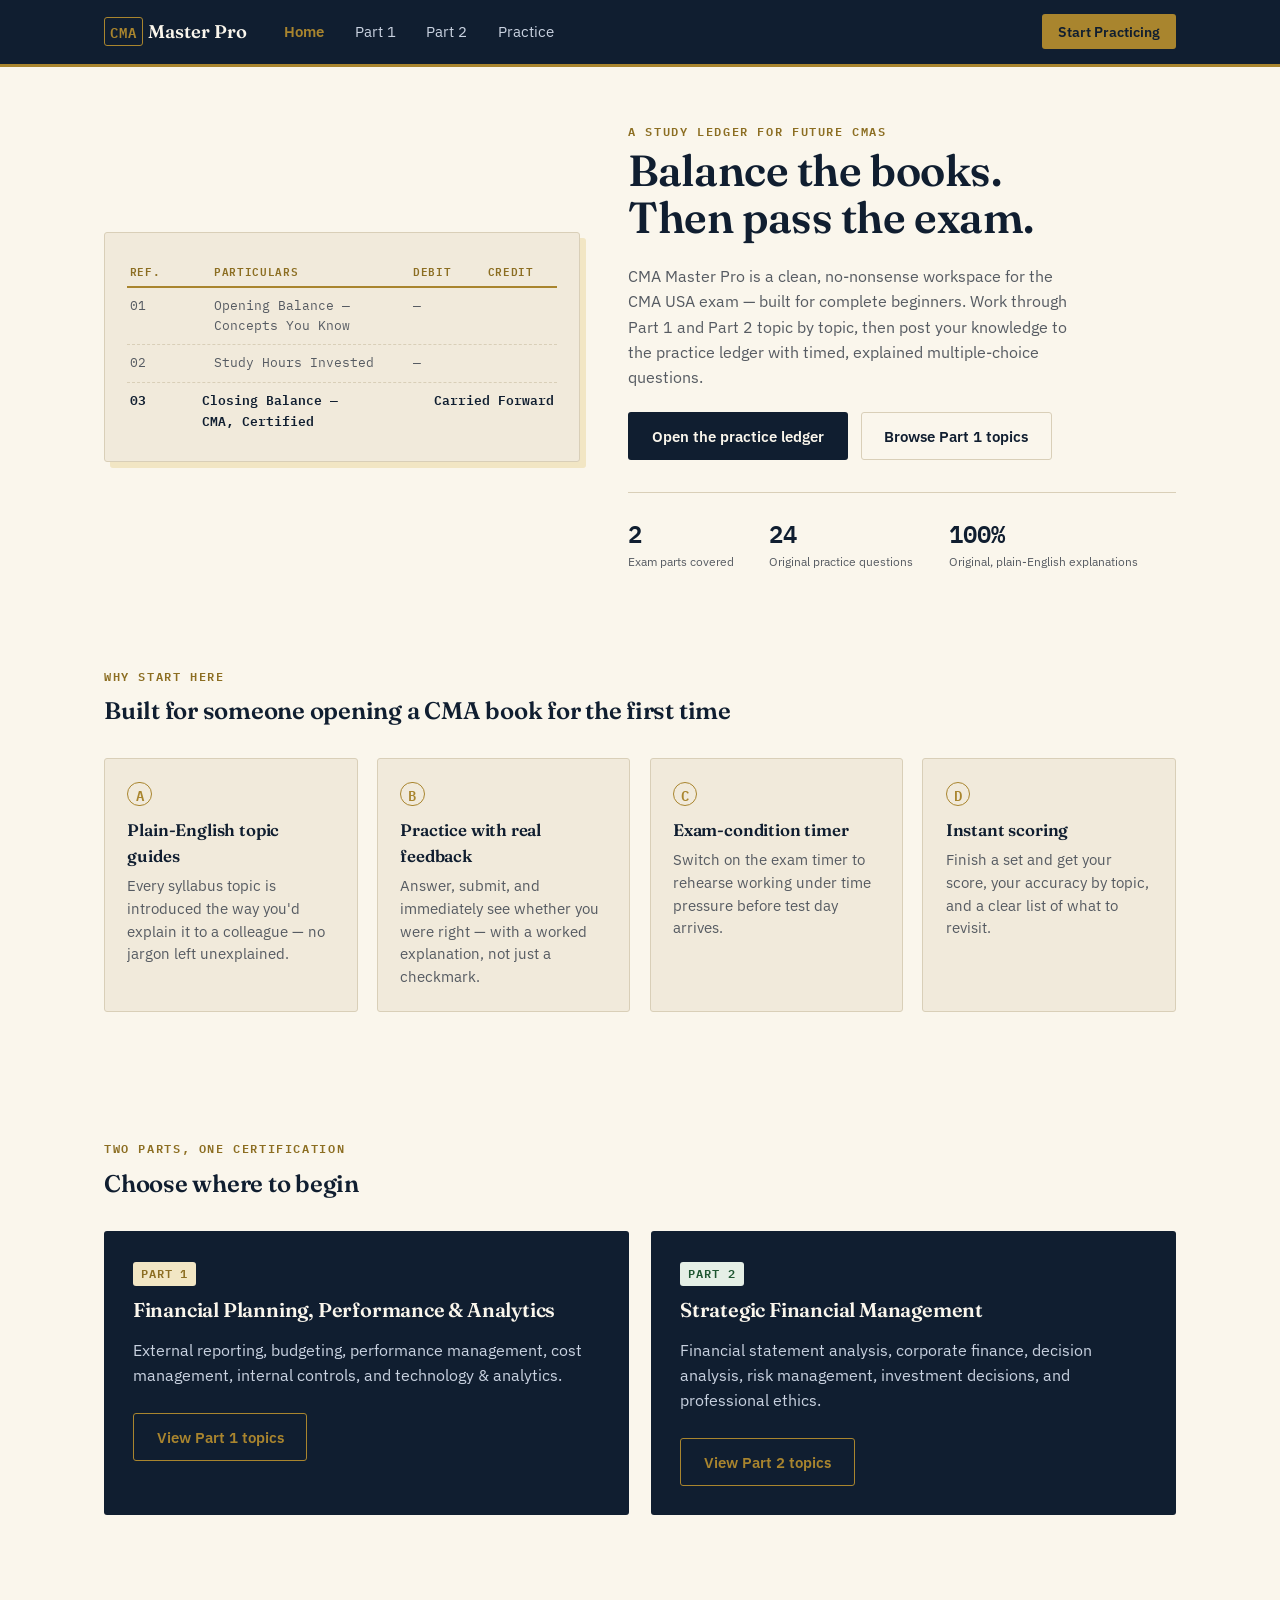
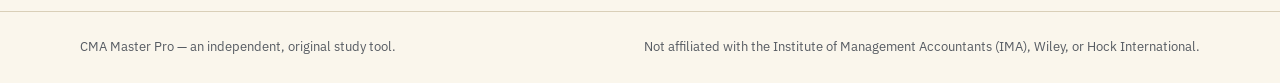
<file: Index.html>
<!DOCTYPE html>
<html lang="en">
<head>
<meta charset="UTF-8">
<meta name="viewport" content="width=device-width, initial-scale=1.0">
<title>CMA Master Pro | CMA USA Exam Preparation</title>
<link rel="preconnect" href="https://fonts.googleapis.com">
<link href="https://fonts.googleapis.com/css2?family=Fraunces:opsz,wght@9..144,400;9..144,600;9..144,700&family=IBM+Plex+Mono:wght@400;500;600&family=IBM+Plex+Sans:wght@400;500;600;700&display=swap" rel="stylesheet">
<link rel="stylesheet" href="style.css">
</head>
<body>

<!-- ===== HEADER / NAV ===== -->
<header class="site-header">
  <div class="header-inner">
    <button class="brand" data-nav="home" aria-label="CMA Master Pro home">
      <span class="brand-mark">CMA</span>
      <span class="brand-word">Master&nbsp;Pro</span>
    </button>
    <nav class="main-nav" aria-label="Primary">
      <button class="nav-link" data-nav="home">Home</button>
      <button class="nav-link" data-nav="part1">Part 1</button>
      <button class="nav-link" data-nav="part2">Part 2</button>
      <button class="nav-link" data-nav="practice">Practice</button>
    </nav>
    <button class="nav-cta" data-nav="practice">Start Practicing</button>
  </div>
</header>

<main id="app">

  <!-- ===== HOME ===== -->
  <section class="view" id="view-home" data-view="home">

    <section class="hero">
      <div class="hero-ledger" aria-hidden="true">
        <div class="ledger-row ledger-head">
          <span>Ref.</span><span>Particulars</span><span>Debit</span><span>Credit</span>
        </div>
        <div class="ledger-row"><span>01</span><span>Opening Balance — Concepts You Know</span><span>—</span><span></span></div>
        <div class="ledger-row"><span>02</span><span>Study Hours Invested</span><span>—</span><span></span></div>
        <div class="ledger-row ledger-row-final"><span>03</span><span>Closing Balance — CMA, Certified</span><span></span><span>Carried&nbsp;Forward</span></div>
      </div>

      <div class="hero-copy">
        <p class="eyebrow">A study ledger for future CMAs</p>
        <h1>Balance the books.<br>Then pass the exam.</h1>
        <p class="hero-sub">CMA Master Pro is a clean, no-nonsense workspace for the CMA USA exam — built for complete beginners. Work through Part&nbsp;1 and Part&nbsp;2 topic by topic, then post your knowledge to the practice ledger with timed, explained multiple‑choice questions.</p>
        <div class="hero-actions">
          <button class="btn btn-primary" data-nav="practice">Open the practice ledger</button>
          <button class="btn btn-ghost" data-nav="part1">Browse Part 1 topics</button>
        </div>
        <dl class="hero-stats">
          <div><dt>2</dt><dd>Exam parts covered</dd></div>
          <div><dt id="stat-questions">—</dt><dd>Original practice questions</dd></div>
          <div><dt>100%</dt><dd>Original, plain‑English explanations</dd></div>
        </dl>
      </div>
    </section>

    <section class="section-block">
      <p class="eyebrow">Why start here</p>
      <h2>Built for someone opening a CMA book for the first time</h2>
      <div class="feature-grid">
        <article class="feature-card">
          <span class="feature-index">A</span>
          <h3>Plain-English topic guides</h3>
          <p>Every syllabus topic is introduced the way you'd explain it to a colleague — no jargon left unexplained.</p>
        </article>
        <article class="feature-card">
          <span class="feature-index">B</span>
          <h3>Practice with real feedback</h3>
          <p>Answer, submit, and immediately see whether you were right — with a worked explanation, not just a checkmark.</p>
        </article>
        <article class="feature-card">
          <span class="feature-index">C</span>
          <h3>Exam-condition timer</h3>
          <p>Switch on the exam timer to rehearse working under time pressure before test day arrives.</p>
        </article>
        <article class="feature-card">
          <span class="feature-index">D</span>
          <h3>Instant scoring</h3>
          <p>Finish a set and get your score, your accuracy by topic, and a clear list of what to revisit.</p>
        </article>
      </div>
    </section>

    <section class="section-block parts-overview">
      <p class="eyebrow">Two parts, one certification</p>
      <h2>Choose where to begin</h2>
      <div class="parts-grid">
        <article class="part-card">
          <div class="part-card-head">
            <span class="part-tag">Part 1</span>
            <h3>Financial Planning, Performance &amp; Analytics</h3>
          </div>
          <p>External reporting, budgeting, performance management, cost management, internal controls, and technology &amp; analytics.</p>
          <button class="btn btn-outline" data-nav="part1">View Part 1 topics</button>
        </article>
        <article class="part-card">
          <div class="part-card-head">
            <span class="part-tag part-tag-alt">Part 2</span>
            <h3>Strategic Financial Management</h3>
          </div>
          <p>Financial statement analysis, corporate finance, decision analysis, risk management, investment decisions, and professional ethics.</p>
          <button class="btn btn-outline" data-nav="part2">View Part 2 topics</button>
        </article>
      </div>
    </section>

  </section>

  <!-- ===== PART 1 ===== -->
  <section class="view" id="view-part1" data-view="part1">
    <section class="part-hero">
      <span class="part-tag">Part 1</span>
      <h1>Financial Planning, Performance &amp; Analytics</h1>
      <p>Part 1 covers how a management accountant plans, measures, and reports on the financial performance of a business — from external reporting rules through to modern data analytics.</p>
      <button class="btn btn-primary" data-nav="practice" data-preset-part="part1">Practice Part 1 questions</button>
    </section>
    <section class="topic-ledger">
      <div class="ledger-row ledger-head">
        <span>Topic</span><span>What it covers</span><span>Weight</span>
      </div>
      <div class="ledger-row">
        <span>External Financial Reporting Decisions</span>
        <span>Financial statements, recognition and measurement of assets and liabilities, and the standards behind them.</span>
        <span>15%</span>
      </div>
      <div class="ledger-row">
        <span>Planning, Budgeting &amp; Forecasting</span>
        <span>Building operating budgets, forecasting techniques, and analyzing budget-to-actual variances.</span>
        <span>20%</span>
      </div>
      <div class="ledger-row">
        <span>Performance Management</span>
        <span>Responsibility centers, variance analysis, balanced scorecards, and performance measures like ROI and residual income.</span>
        <span>20%</span>
      </div>
      <div class="ledger-row">
        <span>Cost Management</span>
        <span>Costing systems, cost behavior, activity-based costing, and cost-volume-profit analysis.</span>
        <span>15%</span>
      </div>
      <div class="ledger-row">
        <span>Internal Controls</span>
        <span>Control frameworks such as COSO, risk of fraud and error, and the design of a sound control environment.</span>
        <span>15%</span>
      </div>
      <div class="ledger-row">
        <span>Technology &amp; Analytics</span>
        <span>Data governance, descriptive vs. predictive analytics, and how technology supports decision-making.</span>
        <span>15%</span>
      </div>
    </section>
  </section>

  <!-- ===== PART 2 ===== -->
  <section class="view" id="view-part2" data-view="part2">
    <section class="part-hero part-hero-alt">
      <span class="part-tag part-tag-alt">Part 2</span>
      <h1>Strategic Financial Management</h1>
      <p>Part 2 moves from internal operations to strategic decisions — reading financial statements, raising capital, evaluating investments, managing risk, and acting ethically while doing it.</p>
      <button class="btn btn-primary" data-nav="practice" data-preset-part="part2">Practice Part 2 questions</button>
    </section>
    <section class="topic-ledger">
      <div class="ledger-row ledger-head">
        <span>Topic</span><span>What it covers</span><span>Weight</span>
      </div>
      <div class="ledger-row">
        <span>Financial Statement Analysis</span>
        <span>Ratio analysis, liquidity, profitability, and reading between the lines of a company's reported numbers.</span>
        <span>20%</span>
      </div>
      <div class="ledger-row">
        <span>Corporate Finance</span>
        <span>Sources of capital, cost of capital, capital structure, and how firms raise and manage money.</span>
        <span>20%</span>
      </div>
      <div class="ledger-row">
        <span>Decision Analysis</span>
        <span>Payback period, net present value, relevant costs, and other tools for evaluating business decisions.</span>
        <span>25%</span>
      </div>
      <div class="ledger-row">
        <span>Risk Management</span>
        <span>Identifying, measuring, and hedging enterprise, market, and operational risks.</span>
        <span>10%</span>
      </div>
      <div class="ledger-row">
        <span>Investment Decisions</span>
        <span>Capital budgeting, portfolio risk and return, and valuation of securities.</span>
        <span>15%</span>
      </div>
      <div class="ledger-row">
        <span>Professional Ethics</span>
        <span>The IMA Statement of Ethical Professional Practice and resolving ethical conflicts at work.</span>
        <span>10%</span>
      </div>
    </section>
  </section>

  <!-- ===== PRACTICE ===== -->
  <section class="view" id="view-practice" data-view="practice">

    <!-- Setup screen -->
    <section class="practice-setup" id="practice-setup">
      <p class="eyebrow">Practice ledger</p>
      <h1>Set up your practice session</h1>
      <p class="setup-sub">Pick a part, choose how many questions, and decide whether to study under the timer.</p>

      <div class="setup-grid">
        <div class="setup-field">
          <span class="setup-label">Which part?</span>
          <div class="pill-group" id="part-select">
            <button class="pill active" data-value="both">Both parts</button>
            <button class="pill" data-value="part1">Part 1 only</button>
            <button class="pill" data-value="part2">Part 2 only</button>
          </div>
        </div>

        <div class="setup-field">
          <span class="setup-label">How many questions?</span>
          <div class="pill-group" id="count-select">
            <button class="pill" data-value="5">5</button>
            <button class="pill active" data-value="10">10</button>
            <button class="pill" data-value="20">20</button>
            <button class="pill" data-value="all">All available</button>
          </div>
        </div>

        <div class="setup-field">
          <span class="setup-label">Exam timer</span>
          <div class="pill-group" id="timer-select">
            <button class="pill" data-value="0">Off — untimed</button>
            <button class="pill active" data-value="60">1.5 min / question</button>
            <button class="pill" data-value="120">3 min / question</button>
          </div>
        </div>
      </div>

      <button class="btn btn-primary btn-large" id="start-session-btn">Begin practice session</button>
      <p class="setup-note" id="setup-note"></p>
    </section>

    <!-- Active quiz screen -->
    <section class="quiz-screen" id="quiz-screen" hidden>
      <div class="quiz-topbar">
        <div class="quiz-progress">
          <span id="quiz-progress-label">Question 1 of 10</span>
          <div class="progress-track"><div class="progress-fill" id="progress-fill"></div></div>
        </div>
        <div class="quiz-timer" id="quiz-timer" hidden>
          <span class="timer-label">Time left</span>
          <span class="timer-value" id="timer-value">00:00</span>
        </div>
      </div>

      <article class="question-card">
        <div class="question-meta">
          <span class="question-part-tag" id="question-part-tag">Part 1</span>
          <span class="question-topic" id="question-topic">Topic</span>
        </div>
        <h2 class="question-text" id="question-text">Question text goes here.</h2>
        <div class="options-list" id="options-list"><!-- injected by JS --></div>

        <div class="feedback-box" id="feedback-box" hidden>
          <p class="feedback-verdict" id="feedback-verdict"></p>
          <p class="feedback-explanation" id="feedback-explanation"></p>
        </div>

        <div class="quiz-actions">
          <button class="btn btn-primary" id="submit-btn">Submit answer</button>
          <button class="btn btn-primary" id="next-btn" hidden>Next question</button>
        </div>
      </article>
    </section>

    <!-- Results screen -->
    <section class="results-screen" id="results-screen" hidden>
      <p class="eyebrow">Session closed</p>
      <h1>Your ledger balance</h1>
      <div class="score-display">
        <span class="score-number" id="score-number">0</span>
        <span class="score-of">/ <span id="score-total">0</span> correct</span>
      </div>
      <p class="score-percent" id="score-percent">0% accuracy</p>

      <div class="topic-breakdown" id="topic-breakdown"><!-- injected by JS --></div>

      <div class="hero-actions results-actions">
        <button class="btn btn-primary" id="retry-btn">Start a new session</button>
        <button class="btn btn-ghost" data-nav="home">Back to homepage</button>
      </div>
    </section>

  </section>

</main>

<footer class="site-footer">
  <div class="footer-inner">
    <span>CMA Master Pro — an independent, original study tool.</span>
    <span>Not affiliated with the Institute of Management Accountants (IMA), Wiley, or Hock International.</span>
  </div>
</footer>

<script src="script.js"></script>
</body>
</html>
</file>
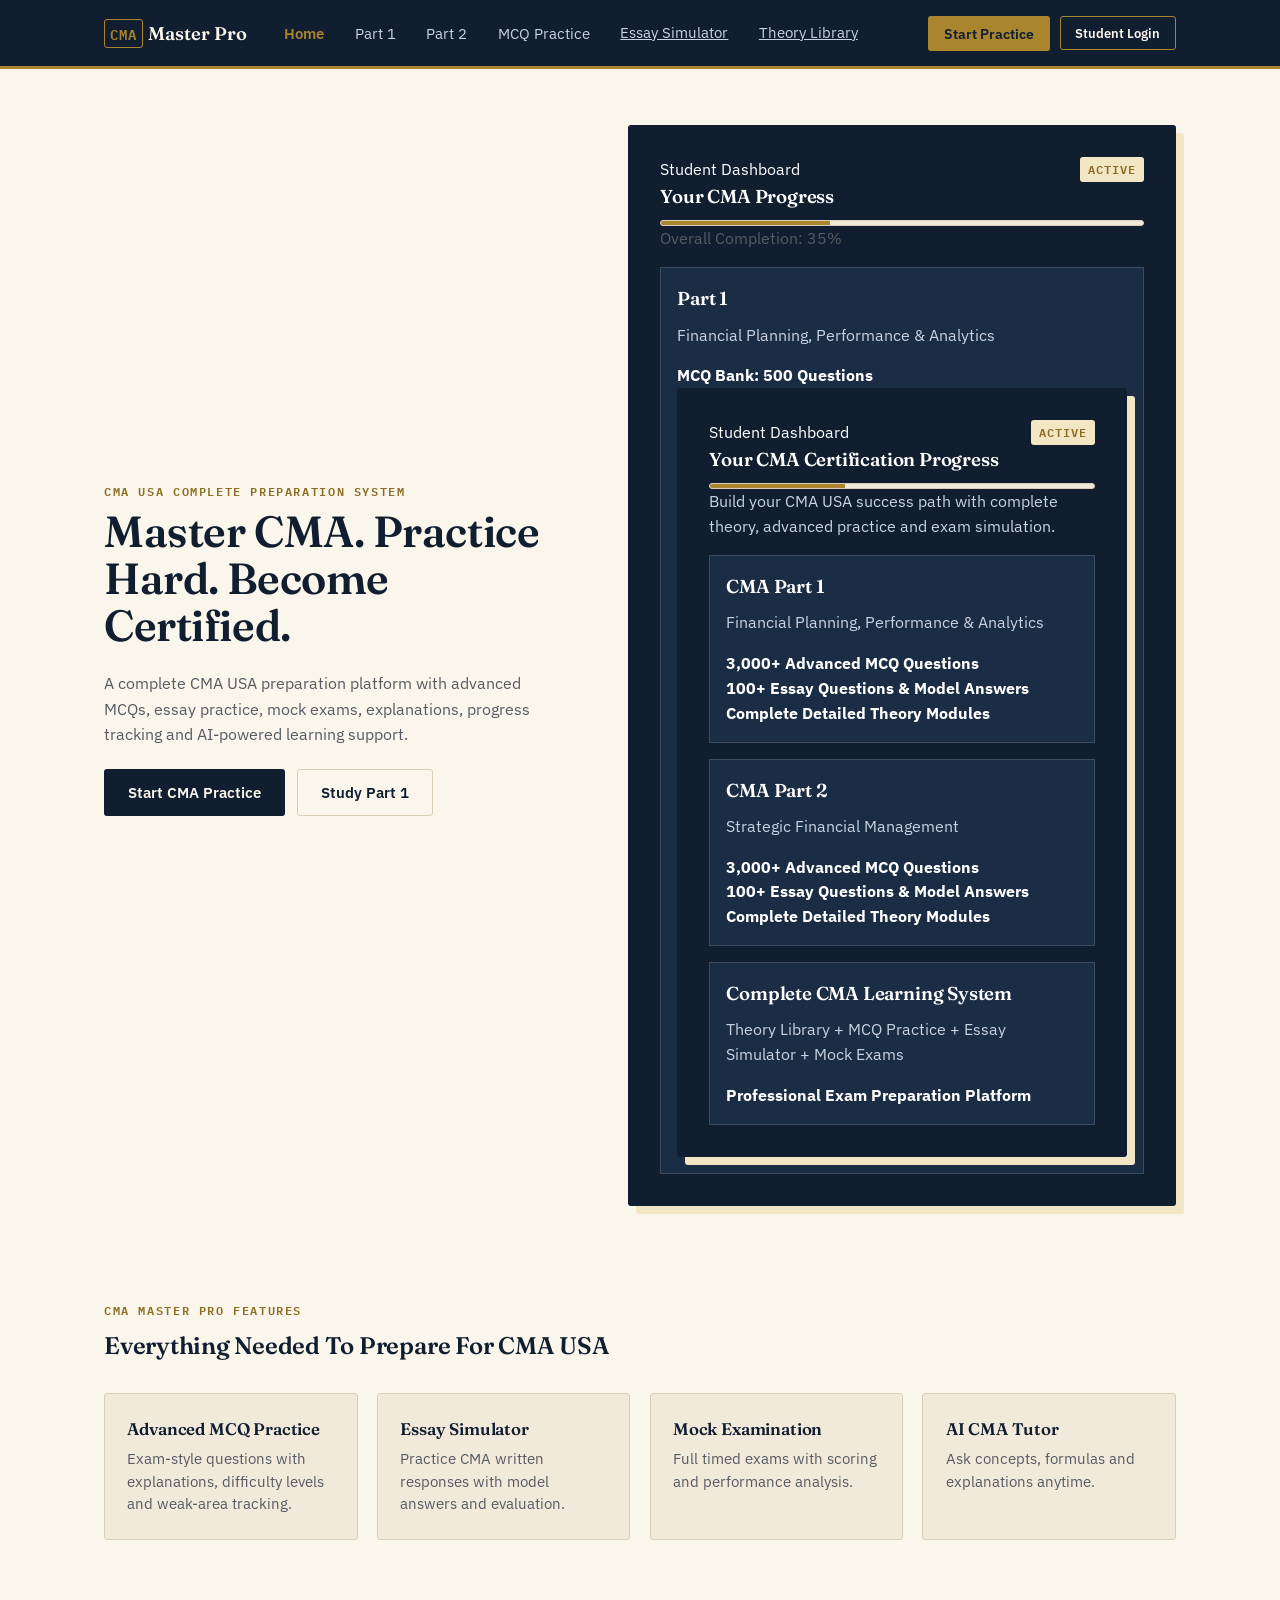
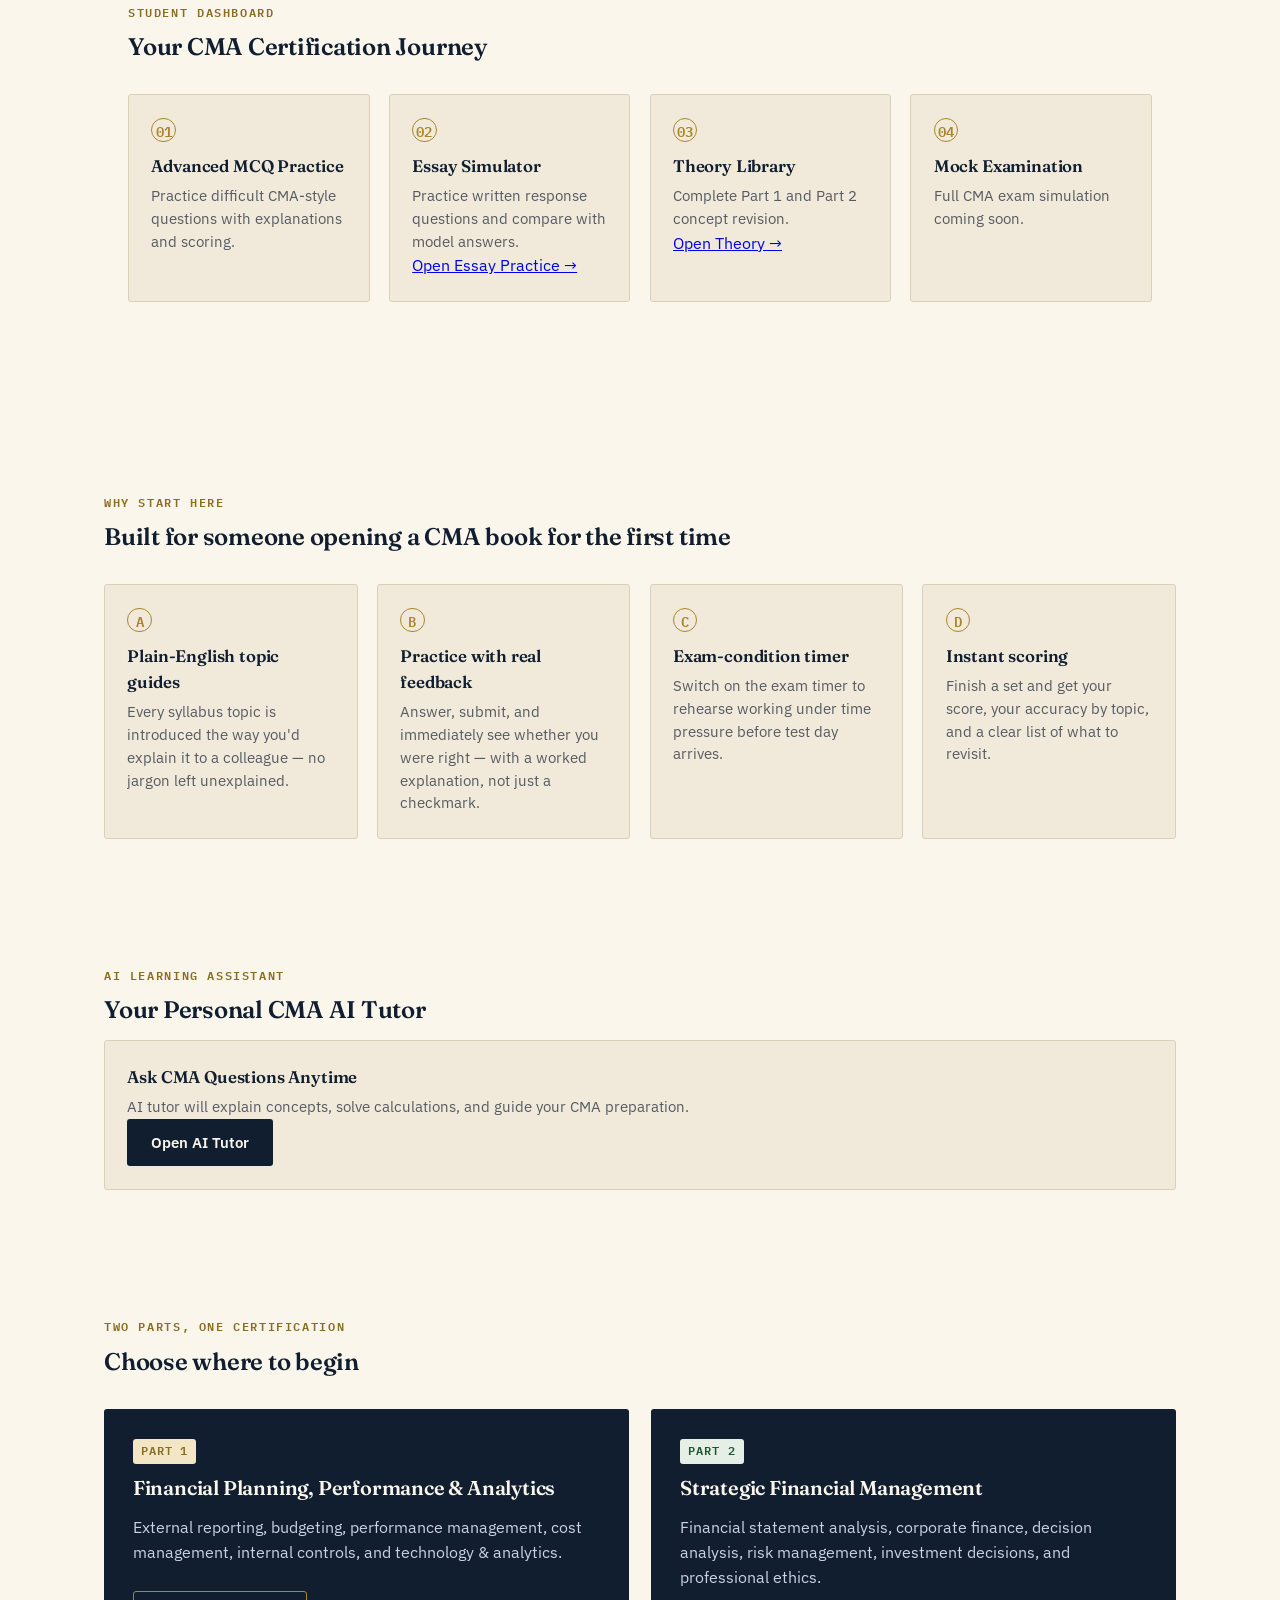
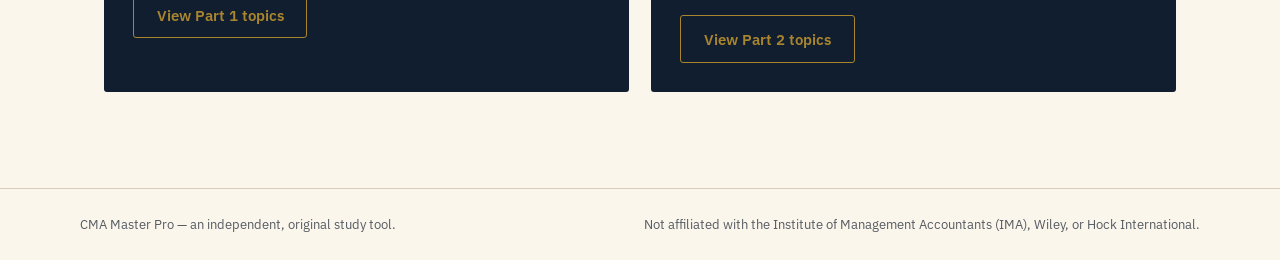
<file: index.html>
<!DOCTYPE html>
<html lang="en">
<head>
<meta charset="UTF-8">
<meta name="viewport" content="width=device-width, initial-scale=1.0">
<title>CMA Master Pro | CMA USA Exam Preparation</title>
<link rel="preconnect" href="https://fonts.googleapis.com">
<link href="https://fonts.googleapis.com/css2?family=Fraunces:opsz,wght@9..144,400;9..144,600;9..144,700&family=IBM+Plex+Mono:wght@400;500;600&family=IBM+Plex+Sans:wght@400;500;600;700&display=swap" rel="stylesheet">
<link rel="stylesheet" href="style.css">
</head>
<body>

<!-- ===== HEADER / NAV ===== -->
<header class="site-header">
  <div class="header-inner">
    <button class="brand" data-nav="home" aria-label="CMA Master Pro home">
      <span class="brand-mark">CMA</span>
      <span class="brand-word">Master&nbsp;Pro</span>
    </button>
    <nav class="main-nav" aria-label="Primary">

<button class="nav-link" data-nav="home">
Home
</button>

<button class="nav-link" data-nav="part1">
Part 1
</button>

<button class="nav-link" data-nav="part2">
Part 2
</button>

<button class="nav-link" data-nav="practice">
MCQ Practice
</button>

<a class="nav-link" href="essay.html">
Essay Simulator
</a>

<a class="nav-link" href="theory.html">
Theory Library
</a>

</nav>
    </nav>
    <div class="header-actions">

<button class="nav-cta" data-nav="practice">
Start Practice
</button>

<button class="profile-btn">
Student Login
</button>

</div>
  </div>
</header>

<main id="app">

  <!-- ===== HOME ===== -->
  <section class="view" id="view-home" data-view="home">

    <section class="hero">

<div class="hero-copy">

<p class="eyebrow">
CMA USA COMPLETE PREPARATION SYSTEM
</p>


<h1>
Master CMA.
Practice Hard.
Become Certified.
</h1>


<p class="hero-sub">

A complete CMA USA preparation platform with advanced MCQs, essay practice, mock exams, explanations, progress tracking and AI-powered learning support.

</p>


<div class="hero-actions">

<button class="btn btn-primary" data-nav="practice">
Start CMA Practice
</button>


<button class="btn btn-ghost" data-nav="part1">
Study Part 1
</button>

</div>


</div>



<div class="dashboard-preview">


<div class="dashboard-header">

<span>
Student Dashboard
</span>

<span class="part-tag">
Active
</span>

</div>



<h3>
Your CMA Progress
</h3>


<div class="progress-track">

<div class="progress-fill-new"></div>

</div>


<p>
Overall Completion: 35%
</p>



<div class="mini-card">

<h3>
Part 1
</h3>

<p>
Financial Planning, Performance & Analytics
</p>

<strong>
MCQ Bank: 500 Questions
</strong>

<br>
<div class="dashboard-preview">

<div class="dashboard-header">

<span>
Student Dashboard
</span>

<span class="part-tag">
Active
</span>

</div>


<h3>
Your CMA Certification Progress
</h3>


<div class="progress-track">

<div class="progress-fill-new"></div>

</div>


<p>
Build your CMA USA success path with complete theory, advanced practice and exam simulation.
</p>




<div class="mini-card">

<h3>
CMA Part 1
</h3>

<p>
Financial Planning, Performance & Analytics
</p>


<strong>
3,000+ Advanced MCQ Questions
</strong>

<br>

<strong>
100+ Essay Questions & Model Answers
</strong>

<br>

<strong>
Complete Detailed Theory Modules
</strong>


</div>





<div class="mini-card">

<h3>
CMA Part 2
</h3>

<p>
Strategic Financial Management
</p>


<strong>
3,000+ Advanced MCQ Questions
</strong>

<br>

<strong>
100+ Essay Questions & Model Answers
</strong>

<br>

<strong>
Complete Detailed Theory Modules
</strong>


</div>





<div class="mini-card">

<h3>
Complete CMA Learning System
</h3>

<p>
Theory Library + MCQ Practice + Essay Simulator + Mock Exams
</p>


<strong>
Professional Exam Preparation Platform
</strong>


</div>


</div>


</div>


</section>

    <section class="section-block">

<p class="eyebrow">
CMA MASTER PRO FEATURES
</p>


<h2>
Everything Needed To Prepare For CMA USA
</h2>


<div class="feature-grid">


<article class="feature-card">

<h3>
Advanced MCQ Practice
</h3>

<p>
Exam-style questions with explanations, difficulty levels and weak-area tracking.
</p>

</article>



<article class="feature-card">

<h3>
Essay Simulator
</h3>

<p>
Practice CMA written responses with model answers and evaluation.
</p>

</article>



<article class="feature-card">

<h3>
Mock Examination
</h3>

<p>
Full timed exams with scoring and performance analysis.
</p>

</article>



<article class="feature-card">

<h3>
AI CMA Tutor
</h3>

<p>
Ask concepts, formulas and explanations anytime.
</p>

</article>


</div>
<section class="section-block">

<p class="eyebrow">
Student Dashboard
</p>


<h2>
Your CMA Certification Journey
</h2>


<div class="feature-grid">


<article class="feature-card">

<span class="feature-index">
01
</span>

<h3>
Advanced MCQ Practice
</h3>

<p>
Practice difficult CMA-style questions with explanations and scoring.
</p>

</article>



<article class="feature-card">

<span class="feature-index">
02
</span>

<h3>
Essay Simulator
</h3>

<p>
Practice written response questions and compare with model answers.
</p>

<a href="essay.html">
Open Essay Practice →
</a>

</article>



<article class="feature-card">

<span class="feature-index">
03
</span>

<h3>
Theory Library
</h3>

<p>
Complete Part 1 and Part 2 concept revision.
</p>

<a href="theory.html">
Open Theory →
</a>

</article>



<article class="feature-card">

<span class="feature-index">
04
</span>

<h3>
Mock Examination
</h3>

<p>
Full CMA exam simulation coming soon.
</p>

</article>


</div>

</section>
    </section>
    <section class="section-block">
      <p class="eyebrow">Why start here</p>
      <h2>Built for someone opening a CMA book for the first time</h2>
      <div class="feature-grid">
        <article class="feature-card">
          <span class="feature-index">A</span>
          <h3>Plain-English topic guides</h3>
          <p>Every syllabus topic is introduced the way you'd explain it to a colleague — no jargon left unexplained.</p>
        </article>
        <article class="feature-card">
          <span class="feature-index">B</span>
          <h3>Practice with real feedback</h3>
          <p>Answer, submit, and immediately see whether you were right — with a worked explanation, not just a checkmark.</p>
        </article>
        <article class="feature-card">
          <span class="feature-index">C</span>
          <h3>Exam-condition timer</h3>
          <p>Switch on the exam timer to rehearse working under time pressure before test day arrives.</p>
        </article>
        <article class="feature-card">
          <span class="feature-index">D</span>
          <h3>Instant scoring</h3>
          <p>Finish a set and get your score, your accuracy by topic, and a clear list of what to revisit.</p>
        </article>
      </div>
    </section>
<section class="section-block">


<p class="eyebrow">
AI Learning Assistant
</p>


<h2>
Your Personal CMA AI Tutor
</h2>


<div class="feature-card">


<h3>
Ask CMA Questions Anytime
</h3>


<p>
AI tutor will explain concepts, solve calculations,
and guide your CMA preparation.
</p>


<button class="btn btn-primary">
Open AI Tutor
</button>


</div>


</section>
    <section class="section-block parts-overview">
      <p class="eyebrow">Two parts, one certification</p>
      <h2>Choose where to begin</h2>
      <div class="parts-grid">
        <article class="part-card">
          <div class="part-card-head">
            <span class="part-tag">Part 1</span>
            <h3>Financial Planning, Performance &amp; Analytics</h3>
          </div>
          <p>External reporting, budgeting, performance management, cost management, internal controls, and technology &amp; analytics.</p>
          <button class="btn btn-outline" data-nav="part1">View Part 1 topics</button>
        </article>
        <article class="part-card">
          <div class="part-card-head">
            <span class="part-tag part-tag-alt">Part 2</span>
            <h3>Strategic Financial Management</h3>
          </div>
          <p>Financial statement analysis, corporate finance, decision analysis, risk management, investment decisions, and professional ethics.</p>
          <button class="btn btn-outline" data-nav="part2">View Part 2 topics</button>
        </article>
      </div>
    </section>

  </section>

  <!-- ===== PART 1 ===== -->
  <section class="view" id="view-part1" data-view="part1">
    <section class="part-hero">
      <span class="part-tag">Part 1</span>
      <h1>Financial Planning, Performance &amp; Analytics</h1>
      <p>Part 1 covers how a management accountant plans, measures, and reports on the financial performance of a business — from external reporting rules through to modern data analytics.</p>
      <button class="btn btn-primary" data-nav="practice" data-preset-part="part1">Practice Part 1 questions</button>
    </section>
    <section class="topic-ledger">
      <div class="ledger-row ledger-head">
        <span>Topic</span><span>What it covers</span><span>Weight</span>
      </div>
      <div class="ledger-row">
        <span>External Financial Reporting Decisions</span>
        <span>Financial statements, recognition and measurement of assets and liabilities, and the standards behind them.</span>
        <span>15%</span>
      </div>
      <div class="ledger-row">
        <span>Planning, Budgeting &amp; Forecasting</span>
        <span>Building operating budgets, forecasting techniques, and analyzing budget-to-actual variances.</span>
        <span>20%</span>
      </div>
      <div class="ledger-row">
        <span>Performance Management</span>
        <span>Responsibility centers, variance analysis, balanced scorecards, and performance measures like ROI and residual income.</span>
        <span>20%</span>
      </div>
      <div class="ledger-row">
        <span>Cost Management</span>
        <span>Costing systems, cost behavior, activity-based costing, and cost-volume-profit analysis.</span>
        <span>15%</span>
      </div>
      <div class="ledger-row">
        <span>Internal Controls</span>
        <span>Control frameworks such as COSO, risk of fraud and error, and the design of a sound control environment.</span>
        <span>15%</span>
      </div>
      <div class="ledger-row">
        <span>Technology &amp; Analytics</span>
        <span>Data governance, descriptive vs. predictive analytics, and how technology supports decision-making.</span>
        <span>15%</span>
      </div>
    </section>
  </section>

  <!-- ===== PART 2 ===== -->
  <section class="view" id="view-part2" data-view="part2">
    <section class="part-hero part-hero-alt">
      <span class="part-tag part-tag-alt">Part 2</span>
      <h1>Strategic Financial Management</h1>
      <p>Part 2 moves from internal operations to strategic decisions — reading financial statements, raising capital, evaluating investments, managing risk, and acting ethically while doing it.</p>
      <button class="btn btn-primary" data-nav="practice" data-preset-part="part2">Practice Part 2 questions</button>
    </section>
    <section class="topic-ledger">
      <div class="ledger-row ledger-head">
        <span>Topic</span><span>What it covers</span><span>Weight</span>
      </div>
      <div class="ledger-row">
        <span>Financial Statement Analysis</span>
        <span>Ratio analysis, liquidity, profitability, and reading between the lines of a company's reported numbers.</span>
        <span>20%</span>
      </div>
      <div class="ledger-row">
        <span>Corporate Finance</span>
        <span>Sources of capital, cost of capital, capital structure, and how firms raise and manage money.</span>
        <span>20%</span>
      </div>
      <div class="ledger-row">
        <span>Decision Analysis</span>
        <span>Payback period, net present value, relevant costs, and other tools for evaluating business decisions.</span>
        <span>25%</span>
      </div>
      <div class="ledger-row">
        <span>Risk Management</span>
        <span>Identifying, measuring, and hedging enterprise, market, and operational risks.</span>
        <span>10%</span>
      </div>
      <div class="ledger-row">
        <span>Investment Decisions</span>
        <span>Capital budgeting, portfolio risk and return, and valuation of securities.</span>
        <span>15%</span>
      </div>
      <div class="ledger-row">
        <span>Professional Ethics</span>
        <span>The IMA Statement of Ethical Professional Practice and resolving ethical conflicts at work.</span>
        <span>10%</span>
      </div>
    </section>
  </section>

  <!-- ===== PRACTICE ===== -->
  <section class="view" id="view-practice" data-view="practice">

    <!-- Setup screen -->
    <section class="practice-setup" id="practice-setup">
      <p class="eyebrow">Practice ledger</p>
      <h1>Set up your practice session</h1>
      <p class="setup-sub">Pick a part, choose how many questions, and decide whether to study under the timer.</p>

      <div class="setup-grid">
        <div class="setup-field">
          <span class="setup-label">Which part?</span>
          <div class="pill-group" id="part-select">
            <button class="pill active" data-value="both">Both parts</button>
            <button class="pill" data-value="part1">Part 1 only</button>
            <button class="pill" data-value="part2">Part 2 only</button>
          </div>
        </div>

        <div class="setup-field">
          <span class="setup-label">How many questions?</span>
          <div class="pill-group" id="count-select">
            <button class="pill" data-value="5">5</button>
            <button class="pill active" data-value="10">10</button>
            <button class="pill" data-value="20">20</button>
            <button class="pill" data-value="all">All available</button>
          </div>
        </div>

        <div class="setup-field">
          <span class="setup-label">Exam timer</span>
          <div class="pill-group" id="timer-select">
            <button class="pill" data-value="0">Off — untimed</button>
            <button class="pill active" data-value="60">1.5 min / question</button>
            <button class="pill" data-value="120">3 min / question</button>
          </div>
        </div>
      </div>

      <button class="btn btn-primary btn-large" id="start-session-btn">Begin practice session</button>
      <p class="setup-note" id="setup-note"></p>
    </section>

    <!-- Active quiz screen -->
    <section class="quiz-screen" id="quiz-screen" hidden>
      <div class="quiz-topbar">
        <div class="quiz-progress">
          <span id="quiz-progress-label">Question 1 of 10</span>
          <div class="progress-track"><div class="progress-fill" id="progress-fill"></div></div>
        </div>
        <div class="quiz-timer" id="quiz-timer" hidden>
          <span class="timer-label">Time left</span>
          <span class="timer-value" id="timer-value">00:00</span>
        </div>
      </div>

      <article class="question-card">
        <div class="question-meta">
          <span class="question-part-tag" id="question-part-tag">Part 1</span>
          <span class="question-topic" id="question-topic">Topic</span>
        </div>
        <h2 class="question-text" id="question-text">Question text goes here.</h2>
        <div class="options-list" id="options-list"><!-- injected by JS --></div>

        <div class="feedback-box" id="feedback-box" hidden>
          <p class="feedback-verdict" id="feedback-verdict"></p>
          <p class="feedback-explanation" id="feedback-explanation"></p>
        </div>

        <div class="quiz-actions">
          <button class="btn btn-primary" id="submit-btn">Submit answer</button>
          <button class="btn btn-primary" id="next-btn" hidden>Next question</button>
        </div>
      </article>
    </section>

    <!-- Results screen -->
    <section class="results-screen" id="results-screen" hidden>
      <p class="eyebrow">Session closed</p>
      <h1>Your ledger balance</h1>
      <div class="score-display">
        <span class="score-number" id="score-number">0</span>
        <span class="score-of">/ <span id="score-total">0</span> correct</span>
      </div>
      <p class="score-percent" id="score-percent">0% accuracy</p>

      <div class="topic-breakdown" id="topic-breakdown"><!-- injected by JS --></div>

      <div class="hero-actions results-actions">
        <button class="btn btn-primary" id="retry-btn">Start a new session</button>
        <button class="btn btn-ghost" data-nav="home">Back to homepage</button>
      </div>
    </section>

  </section>

</main>

<footer class="site-footer">
  <div class="footer-inner">
    <span>CMA Master Pro — an independent, original study tool.</span>
    <span>Not affiliated with the Institute of Management Accountants (IMA), Wiley, or Hock International.</span>
  </div>
</footer>

<script src="script.js"></script>
</body>
</html>
</file>
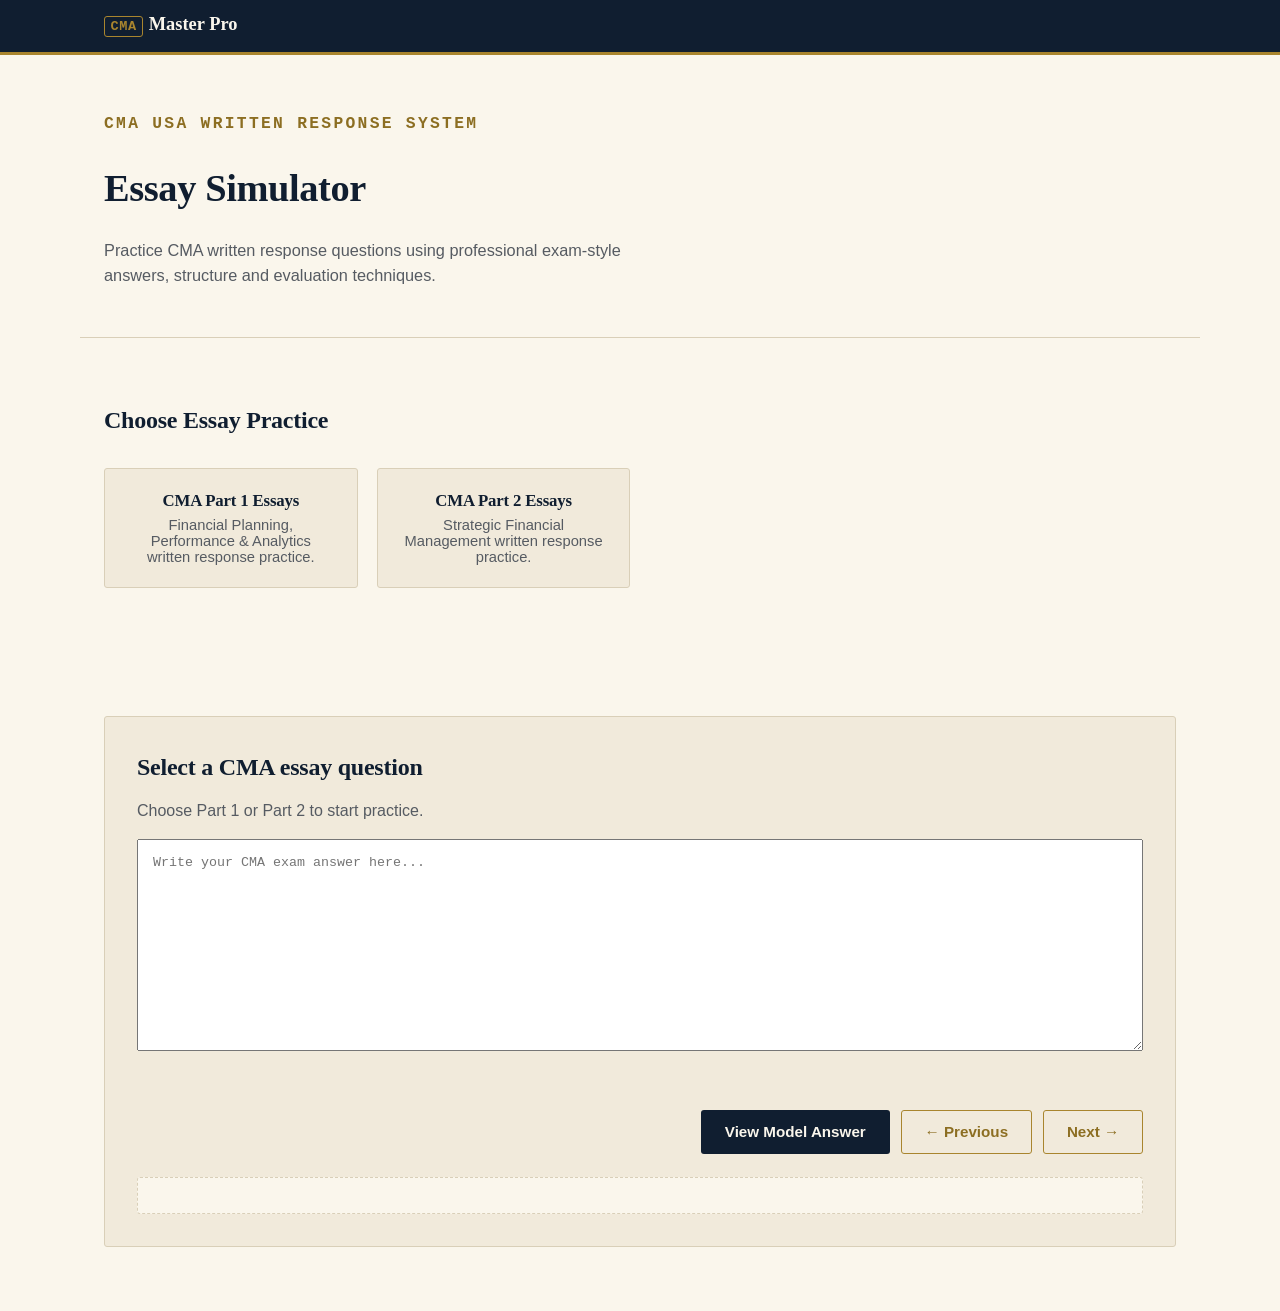
<file: essay.html>
<!DOCTYPE html>
<html lang="en">

<head>

<meta charset="UTF-8">
<meta name="viewport" content="width=device-width, initial-scale=1.0">

<title>CMA Master Pro | Essay Simulator</title>

<link rel="stylesheet" href="style.css">

</head>


<body>


<header class="site-header">

<div class="header-inner">

<button class="brand" onclick="window.location.href='index.html'">

<span class="brand-mark">
CMA
</span>

<span class="brand-word">
Master Pro
</span>

</button>

</div>

</header>





<main>


<section class="part-hero">


<p class="eyebrow">
CMA USA WRITTEN RESPONSE SYSTEM
</p>


<h1>
Essay Simulator
</h1>


<p>
Practice CMA written response questions using professional exam-style answers,
structure and evaluation techniques.
</p>


</section>





<section class="section-block">


<h2>
Choose Essay Practice
</h2>


<div class="feature-grid">


<button class="feature-card" onclick="loadPart1()">

<h3>
CMA Part 1 Essays
</h3>

<p>
Financial Planning, Performance & Analytics written response practice.
</p>

</button>



<button class="feature-card" onclick="loadPart2()">

<h3>
CMA Part 2 Essays
</h3>

<p>
Strategic Financial Management written response practice.
</p>

</button>


</div>


</section>







<section class="section-block">


<div class="question-card">


<h2 id="essay-title">
Select a CMA essay question
</h2>



<p id="essay-question">

Choose Part 1 or Part 2 to start practice.

</p>




<textarea
id="answer"
rows="12"
style="width:100%;padding:15px;"
placeholder="Write your CMA exam answer here...">
</textarea>



<br><br>


<div class="quiz-actions">

<button class="btn btn-primary" onclick="showAnswer()">

View Model Answer

</button>


<button class="btn btn-outline" onclick="previousEssay()">

← Previous

</button>


<button class="btn btn-outline" onclick="nextEssay()">

Next →

</button>


</div>




<div class="feedback-box" id="model-answer">

</div>



</div>


</section>



</main>






<script>


let currentAnswer = "";



function loadPart1(){


document.getElementById("essay-title").innerHTML =
"CMA Part 1 Essay - Cost Management";


document.getElementById("essay-question").innerHTML =

"A company is considering implementing Activity-Based Costing. Explain the concept of ABC, advantages, limitations and situations where it provides better information than traditional costing systems.";



currentAnswer = `

<h3>
Model Answer Structure
</h3>


<p>

Activity-Based Costing assigns overhead costs to products or services based on activities that consume resources.

</p>


<p>

The process involves identifying activities, determining cost drivers,
calculating activity rates and assigning costs according to usage.

</p>


<p>

Advantages include improved cost accuracy, better pricing decisions,
better product profitability analysis and improved operational decisions.

</p>


<p>

ABC is most useful when a company has diverse products,
high overhead costs and significant differences in resource consumption.

</p>

`;

}



function loadPart2(){


document.getElementById("essay-title").innerHTML =
"CMA Part 2 Essay - Investment Decisions";


document.getElementById("essay-question").innerHTML =

"A company is evaluating a new investment project. Explain capital budgeting methods including NPV, IRR and payback period.";



currentAnswer = `

<h3>
Model Answer Structure
</h3>


<p>

Capital budgeting evaluates long-term investment decisions.

</p>


<p>

Net Present Value measures the difference between present value of cash inflows and investment cost.

</p>


<p>

Internal Rate of Return represents the discount rate where NPV equals zero.

</p>


<p>

Payback period measures the time required to recover the initial investment.

</p>


<p>

For CMA decision-making, NPV is generally preferred because it considers the time value of money.

</p><script>

let currentAnswer = "";

let essayData = [];

let currentIndex = 0;



async function loadPart1(){

    const response = await fetch("essay/part1.json");

    const data = await response.json();

    essayData = data.essays;

    currentIndex = 0;

    displayEssay();

}



async function loadPart2(){

    const response = await fetch("essay/part2.json");

    const data = await response.json();

    essayData = data.essays;

    currentIndex = 0;

    displayEssay();

}




function displayEssay(){


    let essay = essayData[currentIndex];


    if(!essay){
        return;
    }



    document.getElementById("essay-title").innerHTML =

    "CMA Essay - " + essay.topic;



    document.getElementById("essay-question").innerHTML =

    essay.question;



    currentAnswer = `

    <h3>
    Model Answer Guide
    </h3>


    <p>
    A high-scoring CMA answer should include the following key points:
    </p>


    <ul>

    ${essay.answer_points.map(point =>

<script>

let currentAnswer = "";

let essayData = [];

let currentIndex = 0;



async function loadPart1(){

    const response = await fetch("essay/part1.json");

    const data = await response.json();

    essayData = data.essays;

    currentIndex = 0;

    displayEssay();

}



async function loadPart2(){

    const response = await fetch("essay/part2.json");

    const data = await response.json();

    essayData = data.essays;

    currentIndex = 0;

    displayEssay();

}
<script>

let currentAnswer = "";
let essayData = [];
let currentIndex = 0;



async function loadPart1(){

    const response = await fetch("essay/part1.json");
    const data = await response.json();

    essayData = data.essays;
    currentIndex = 0;

    displayEssay();
}



async function loadPart2(){

    const response = await fetch("essay/part2.json");
    const data = await response.json();

    essayData = data.essays;
    currentIndex = 0;

    displayEssay();
}




function displayEssay(){

    let essay = essayData[currentIndex];

    if(!essay){
        return;
    }

    document.getElementById("essay-title").innerHTML =
    "CMA Essay - " + essay.topic;

    document.getElementById("essay-question").innerHTML =
    essay.question;

    currentAnswer = `

    <h3>Model Answer Guide</h3>

    <ul>
    ${essay.answer_points.map(point => `<li>${point}</li>`).join("")}
    </ul>

    <h3>Examiner Focus</h3>

    <p>
    Use structured explanation, apply CMA terminology,
    and support with logic and examples.
    </p>

    `;
}




function nextEssay(){

    if(currentIndex < essayData.length - 1){

        currentIndex++;
        displayEssay();
        document.getElementById("model-answer").innerHTML = "";

    }

}



function previousEssay(){

    if(currentIndex > 0){

        currentIndex--;
        displayEssay();
        document.getElementById("model-answer").innerHTML = "";

    }

}



function showAnswer(){

    document.getElementById("model-answer").innerHTML = currentAnswer;

}

</script>

 </body>
</html>
</file>
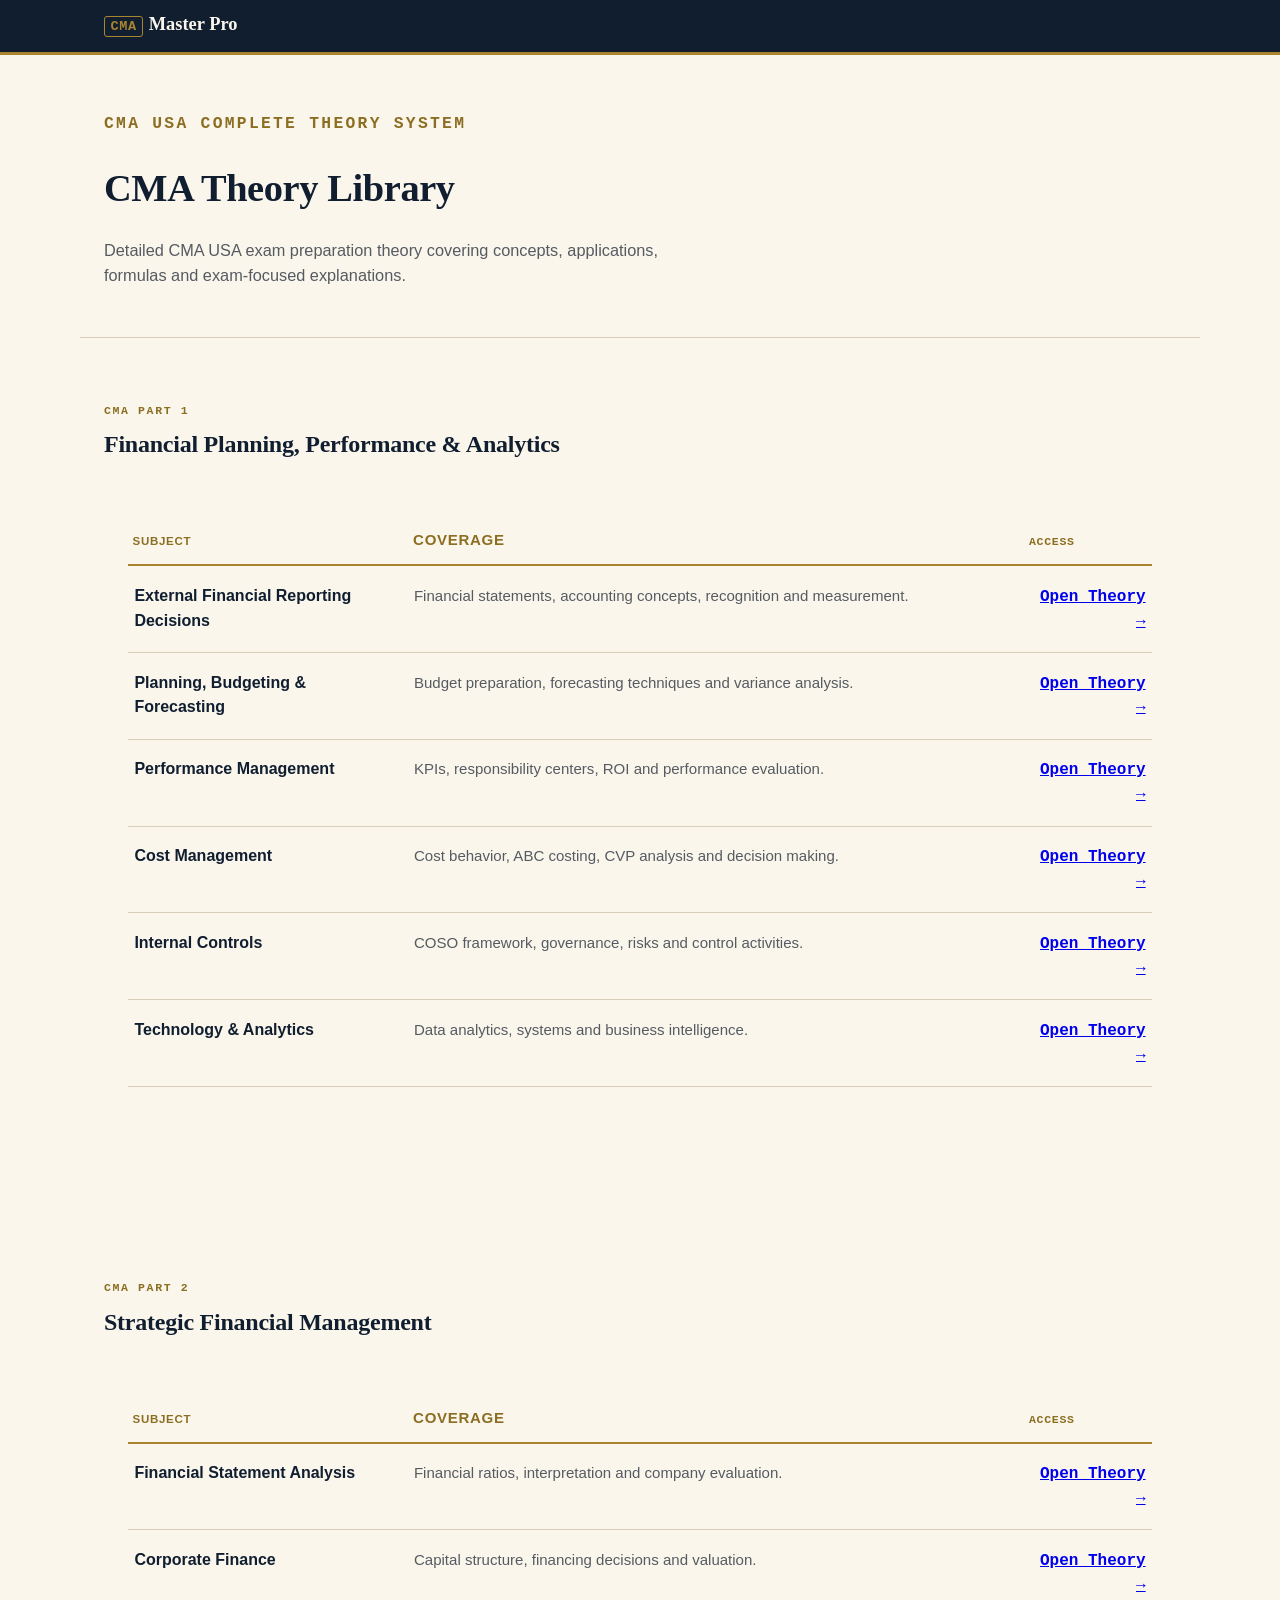
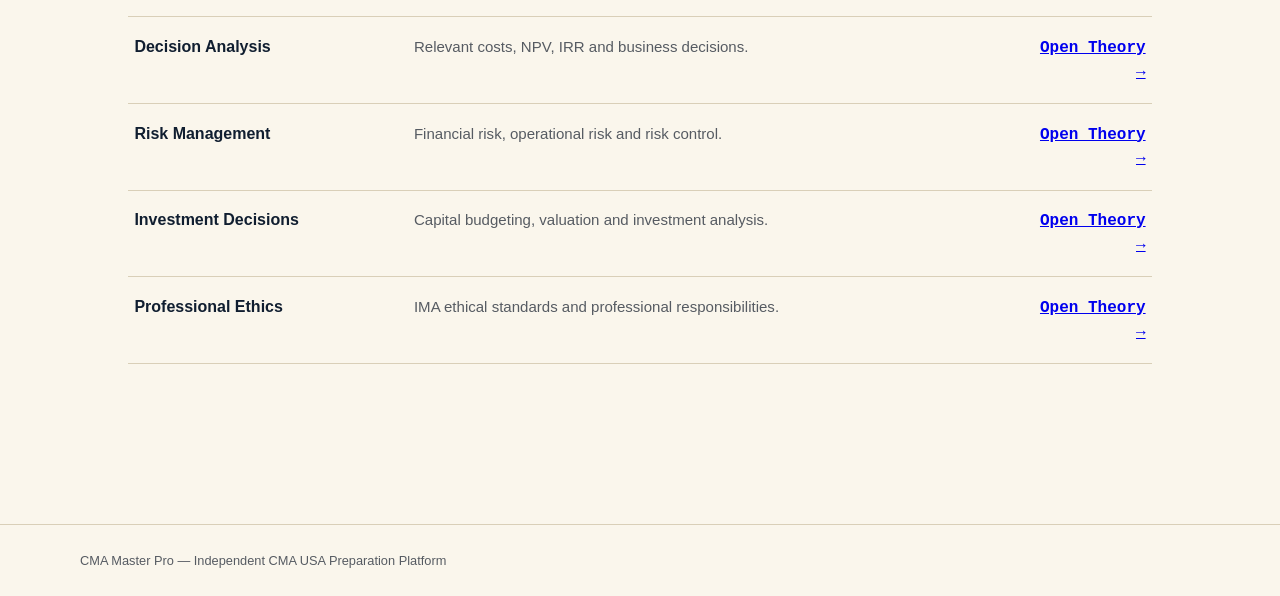
<file: theory.html>
<!DOCTYPE html>
<html lang="en">

<head>

<meta charset="UTF-8">
<meta name="viewport" content="width=device-width, initial-scale=1.0">

<title>CMA Master Pro | Theory Library</title>

<link rel="stylesheet" href="style.css">

</head>


<body>


<header class="site-header">

<div class="header-inner">

<button class="brand" onclick="location.href='index.html'">

<span class="brand-mark">
CMA
</span>

<span class="brand-word">
Master Pro
</span>

</button>

</div>

</header>



<main>


<section class="part-hero">

<p class="eyebrow">
CMA USA COMPLETE THEORY SYSTEM
</p>


<h1>
CMA Theory Library
</h1>


<p>
Detailed CMA USA exam preparation theory covering concepts,
applications, formulas and exam-focused explanations.
</p>


</section>




<!-- ================= PART 1 ================= -->


<section class="section-block">


<p class="eyebrow">
CMA PART 1
</p>


<h2>
Financial Planning, Performance & Analytics
</h2>



<div class="topic-ledger">


<div class="ledger-row ledger-head">

<span>Subject</span>
<span>Coverage</span>
<span>Access</span>

</div>



<div class="ledger-row">

<span>
External Financial Reporting Decisions
</span>

<span>
Financial statements, accounting concepts, recognition and measurement.
</span>

<span>
<a href="theory/part1/external_financial_reporting.html">
Open Theory →
</a>
</span>

</div>



<div class="ledger-row">

<span>
Planning, Budgeting & Forecasting
</span>

<span>
Budget preparation, forecasting techniques and variance analysis.
</span>

<span>
<a href="theory/part1/planning_budgeting_forecasting.html">
Open Theory →
</a>
</span>

</div>



<div class="ledger-row">

<span>
Performance Management
</span>

<span>
KPIs, responsibility centers, ROI and performance evaluation.
</span>

<span>
<a href="theory/part1/performance_management.html">
Open Theory →
</a>
</span>

</div>



<div class="ledger-row">

<span>
Cost Management
</span>

<span>
Cost behavior, ABC costing, CVP analysis and decision making.
</span>

<span>
<a href="theory/part1/cost_management.html">
Open Theory →
</a>
</span>

</div>



<div class="ledger-row">

<span>
Internal Controls
</span>

<span>
COSO framework, governance, risks and control activities.
</span>

<span>
<a href="theory/part1/internal_controls.html">
Open Theory →
</a>
</span>

</div>



<div class="ledger-row">

<span>
Technology & Analytics
</span>

<span>
Data analytics, systems and business intelligence.
</span>

<span>
<a href="theory/part1/technology_analytics.html">
Open Theory →
</a>
</span>

</div>


</div>


</section>







<!-- ================= PART 2 ================= -->


<section class="section-block">


<p class="eyebrow">
CMA PART 2
</p>


<h2>
Strategic Financial Management
</h2>



<div class="topic-ledger">


<div class="ledger-row ledger-head">

<span>
Subject
</span>

<span>
Coverage
</span>

<span>
Access
</span>

</div>




<div class="ledger-row">

<span>
Financial Statement Analysis
</span>

<span>
Financial ratios, interpretation and company evaluation.
</span>

<span>
<a href="theory/part2/financial_statement_analysis.html">
Open Theory →
</a>
</span>

</div>




<div class="ledger-row">

<span>
Corporate Finance
</span>

<span>
Capital structure, financing decisions and valuation.
</span>

<span>
<a href="theory/part2/corporate_finance.html">
Open Theory →
</a>
</span>

</div>




<div class="ledger-row">

<span>
Decision Analysis
</span>

<span>
Relevant costs, NPV, IRR and business decisions.
</span>

<span>
<a href="theory/part2/decision_analysis.html">
Open Theory →
</a>
</span>

</div>




<div class="ledger-row">

<span>
Risk Management
</span>

<span>
Financial risk, operational risk and risk control.
</span>

<span>
<a href="theory/part2/risk_management.html">
Open Theory →
</a>
</span>

</div>




<div class="ledger-row">

<span>
Investment Decisions
</span>

<span>
Capital budgeting, valuation and investment analysis.
</span>

<span>
<a href="theory/part2/investment_decisions.html">
Open Theory →
</a>
</span>

</div>




<div class="ledger-row">

<span>
Professional Ethics
</span>

<span>
IMA ethical standards and professional responsibilities.
</span>

<span>
<a href="theory/part2/professional_ethics.html">
Open Theory →
</a>
</span>

</div>



</div>


</section>



</main>




<footer class="site-footer">

<div class="footer-inner">

<span>
CMA Master Pro — Independent CMA USA Preparation Platform
</span>

</div>

</footer>



</body>

</html>
</file>
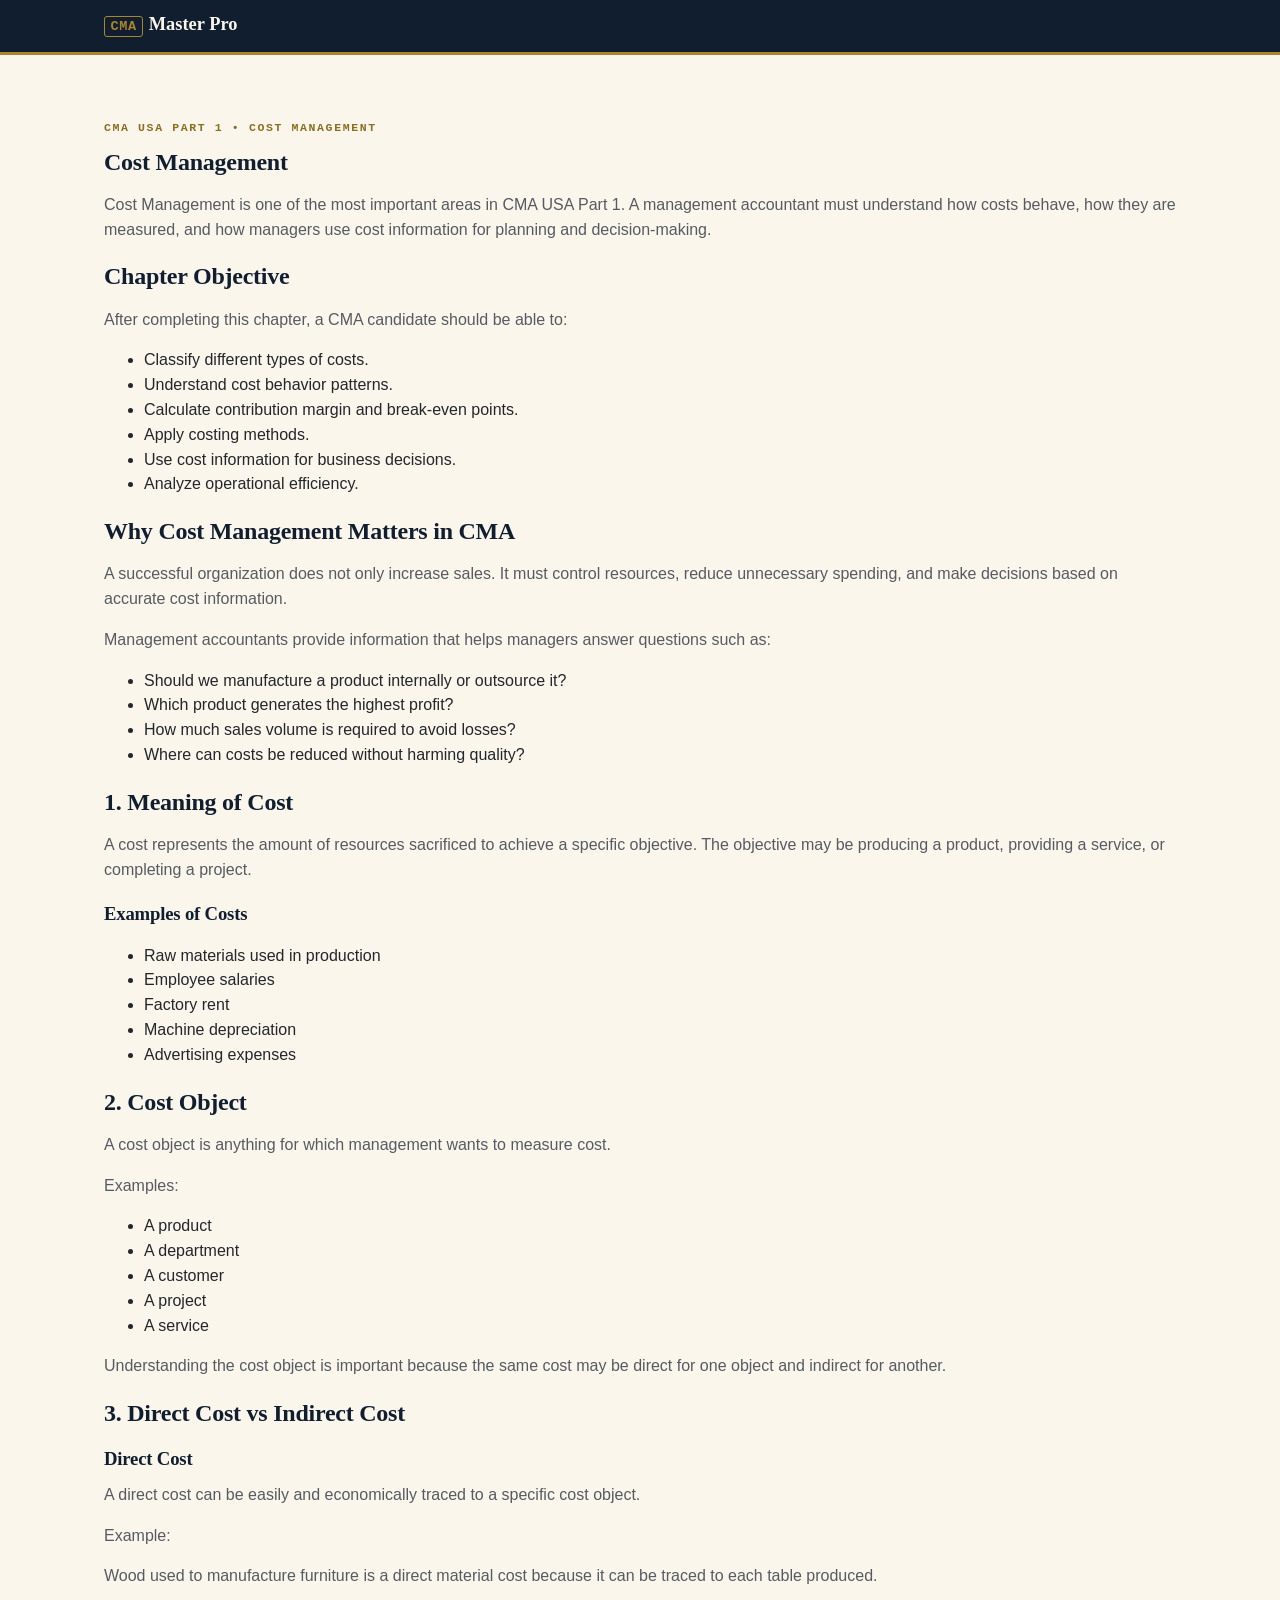
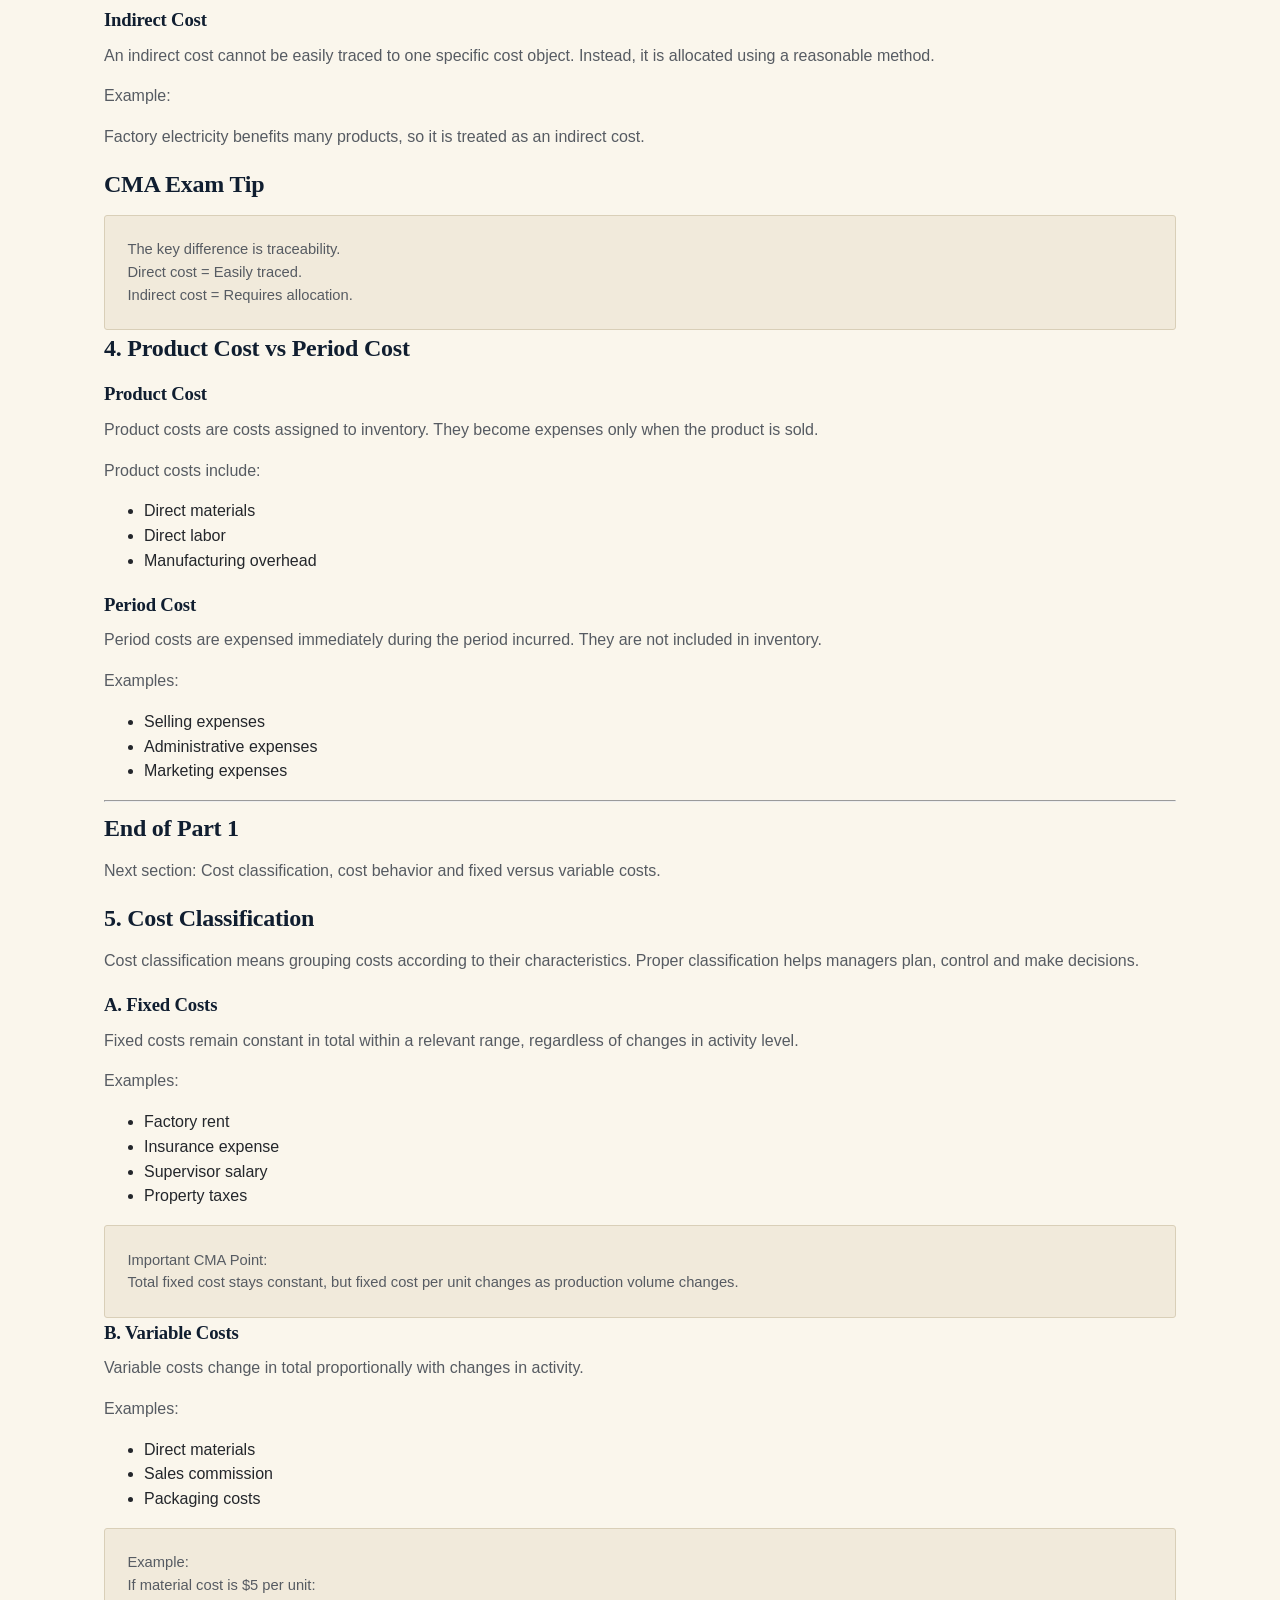
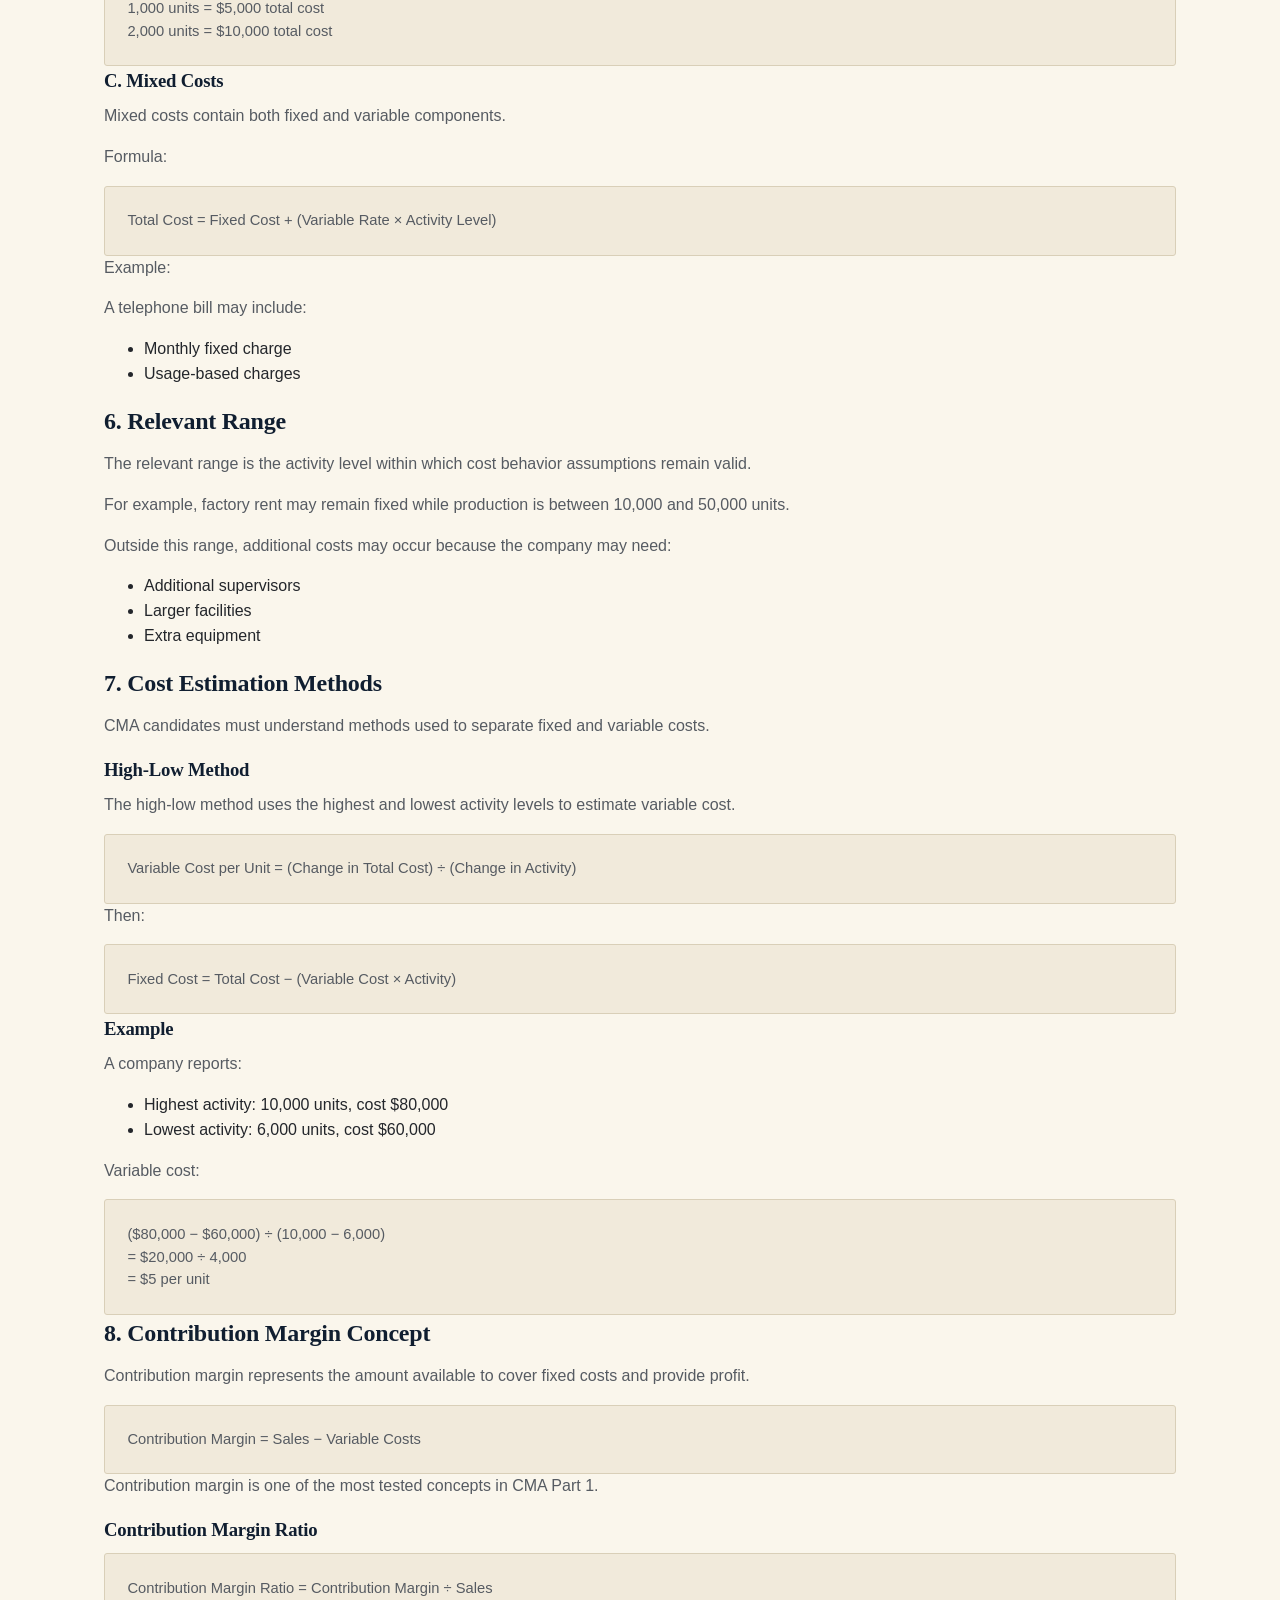
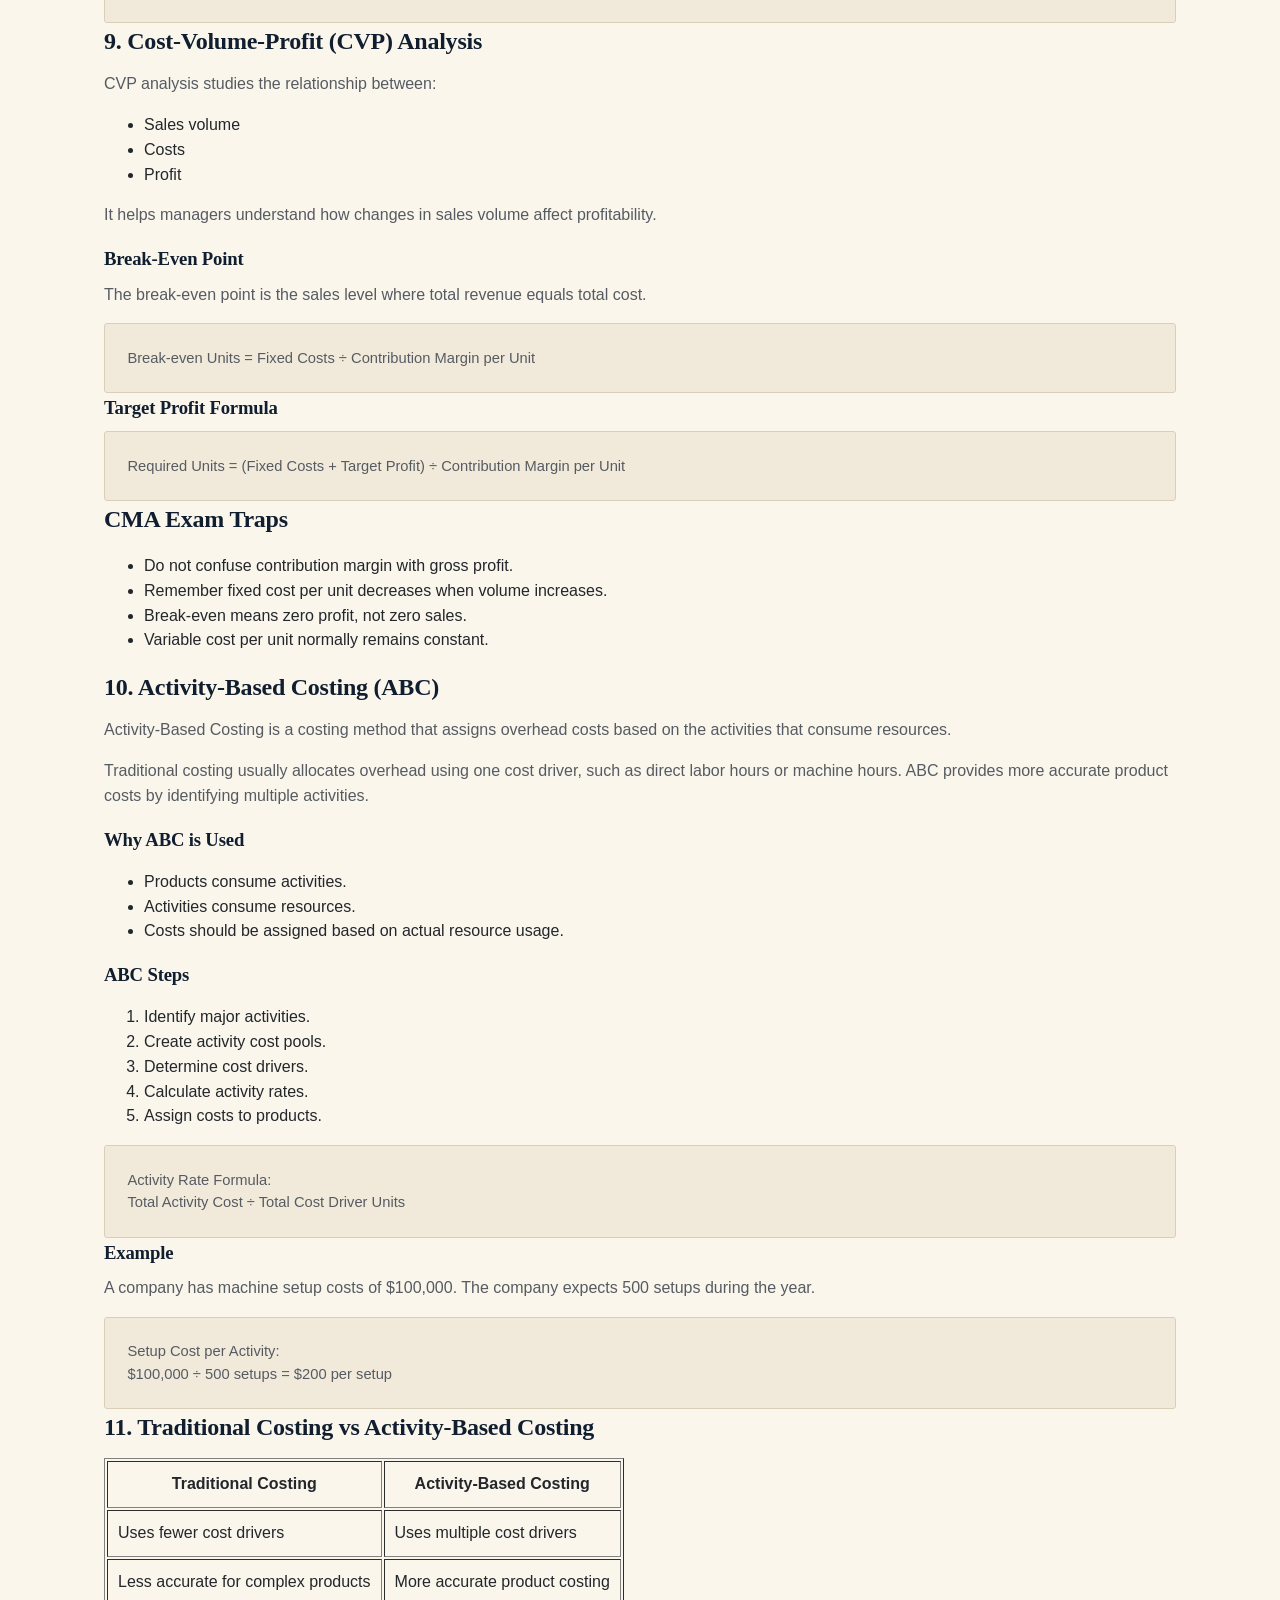
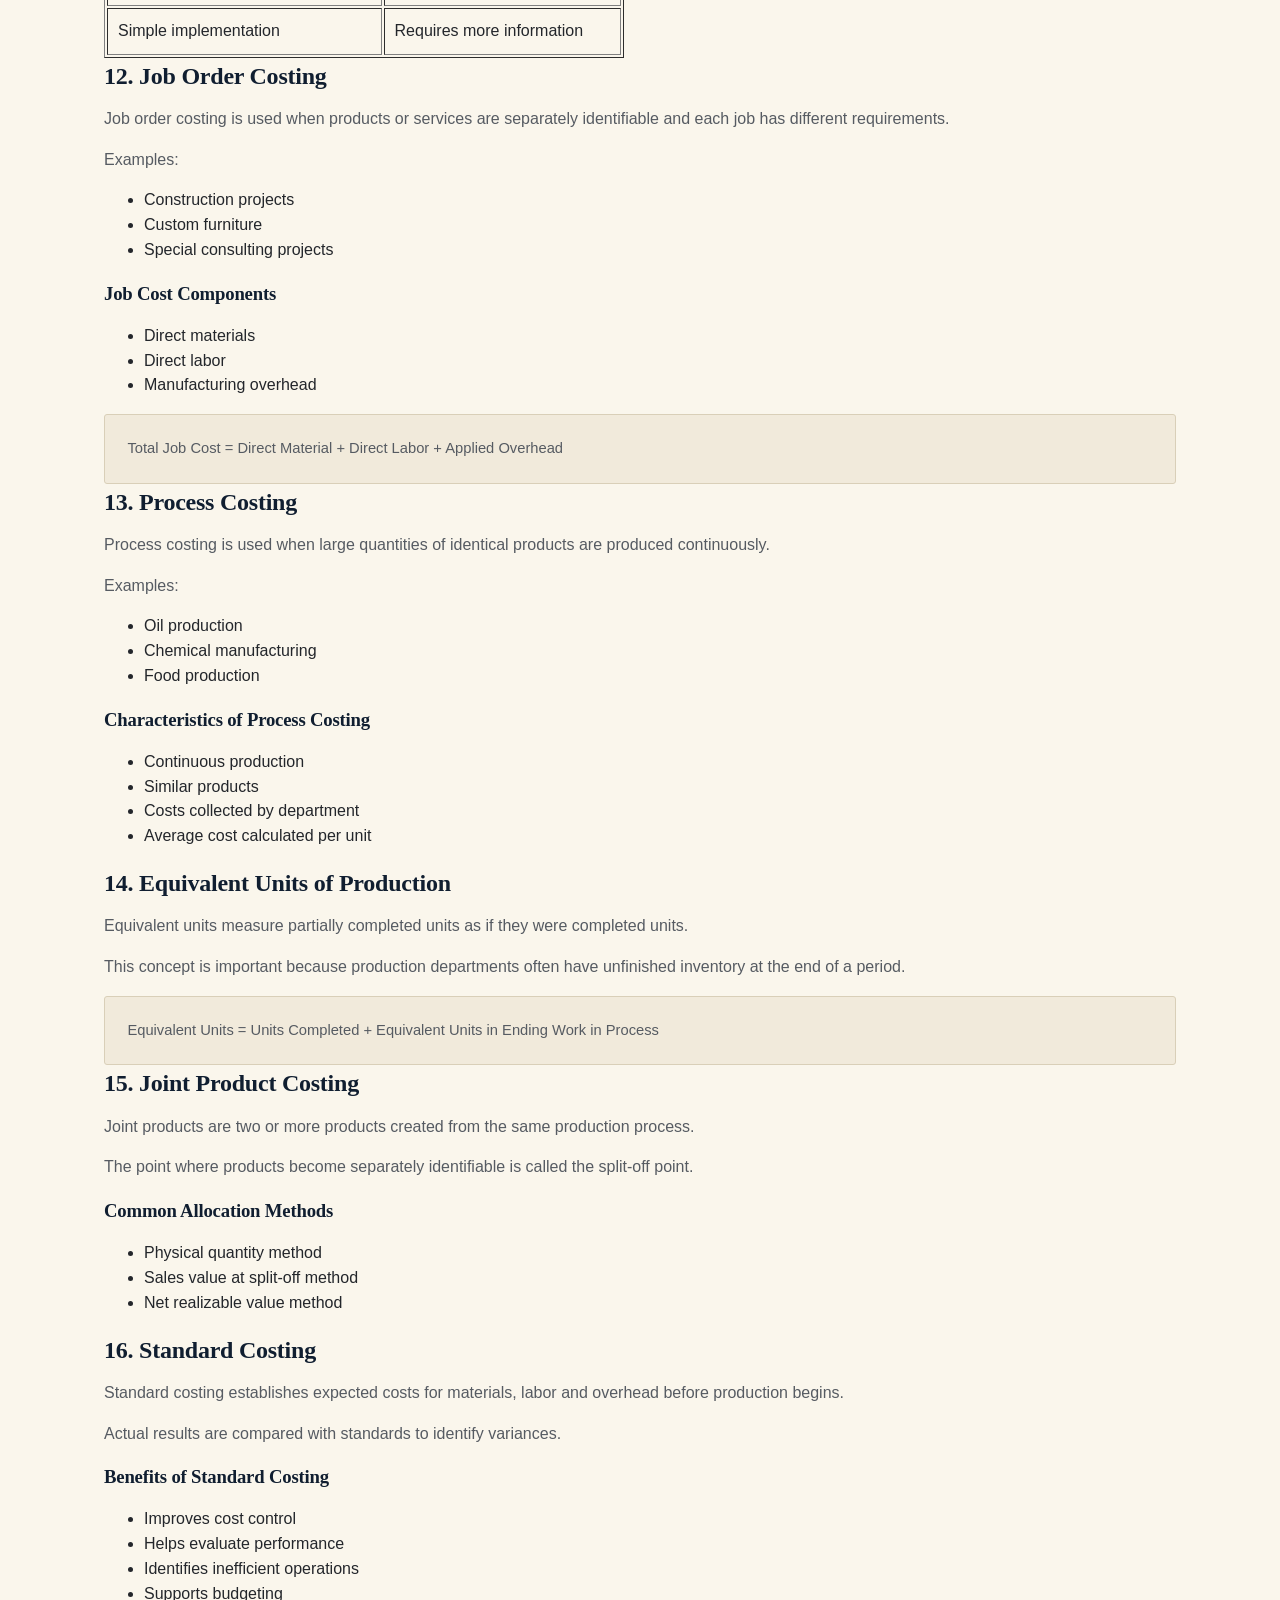
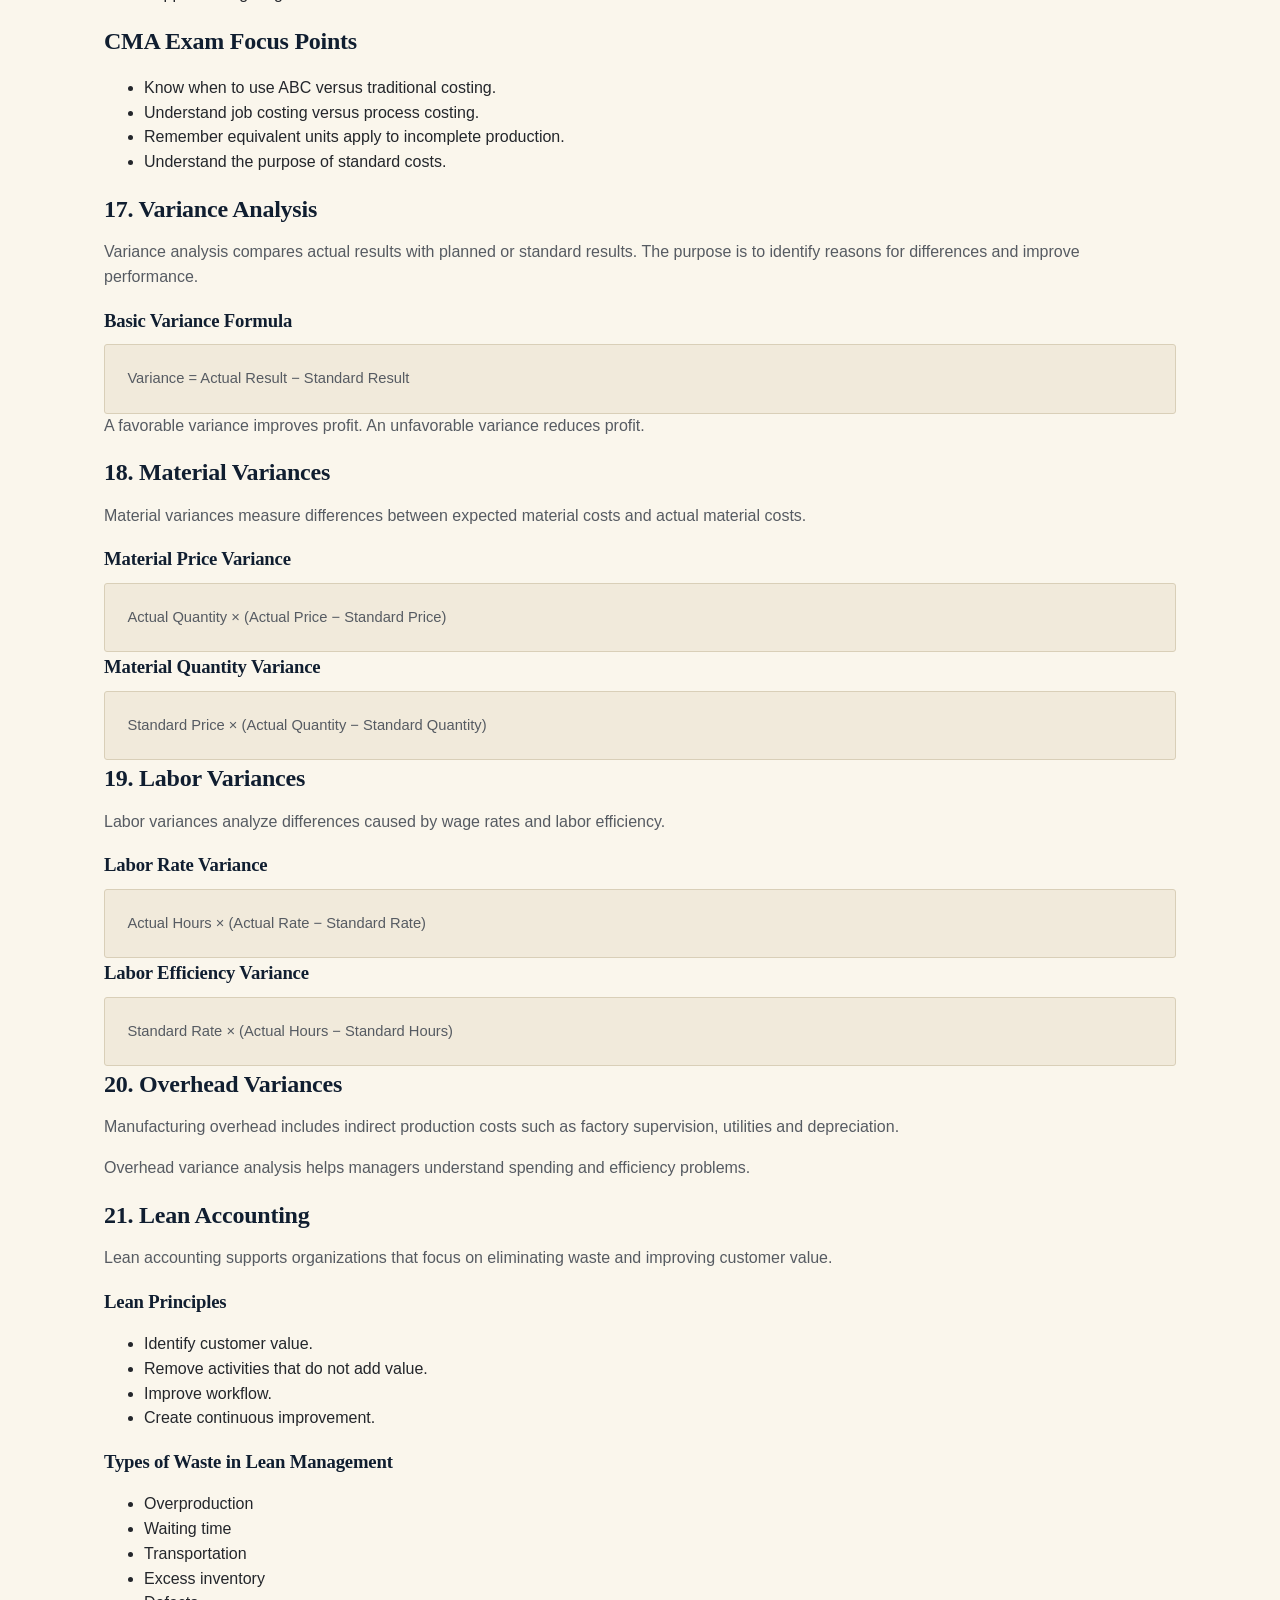
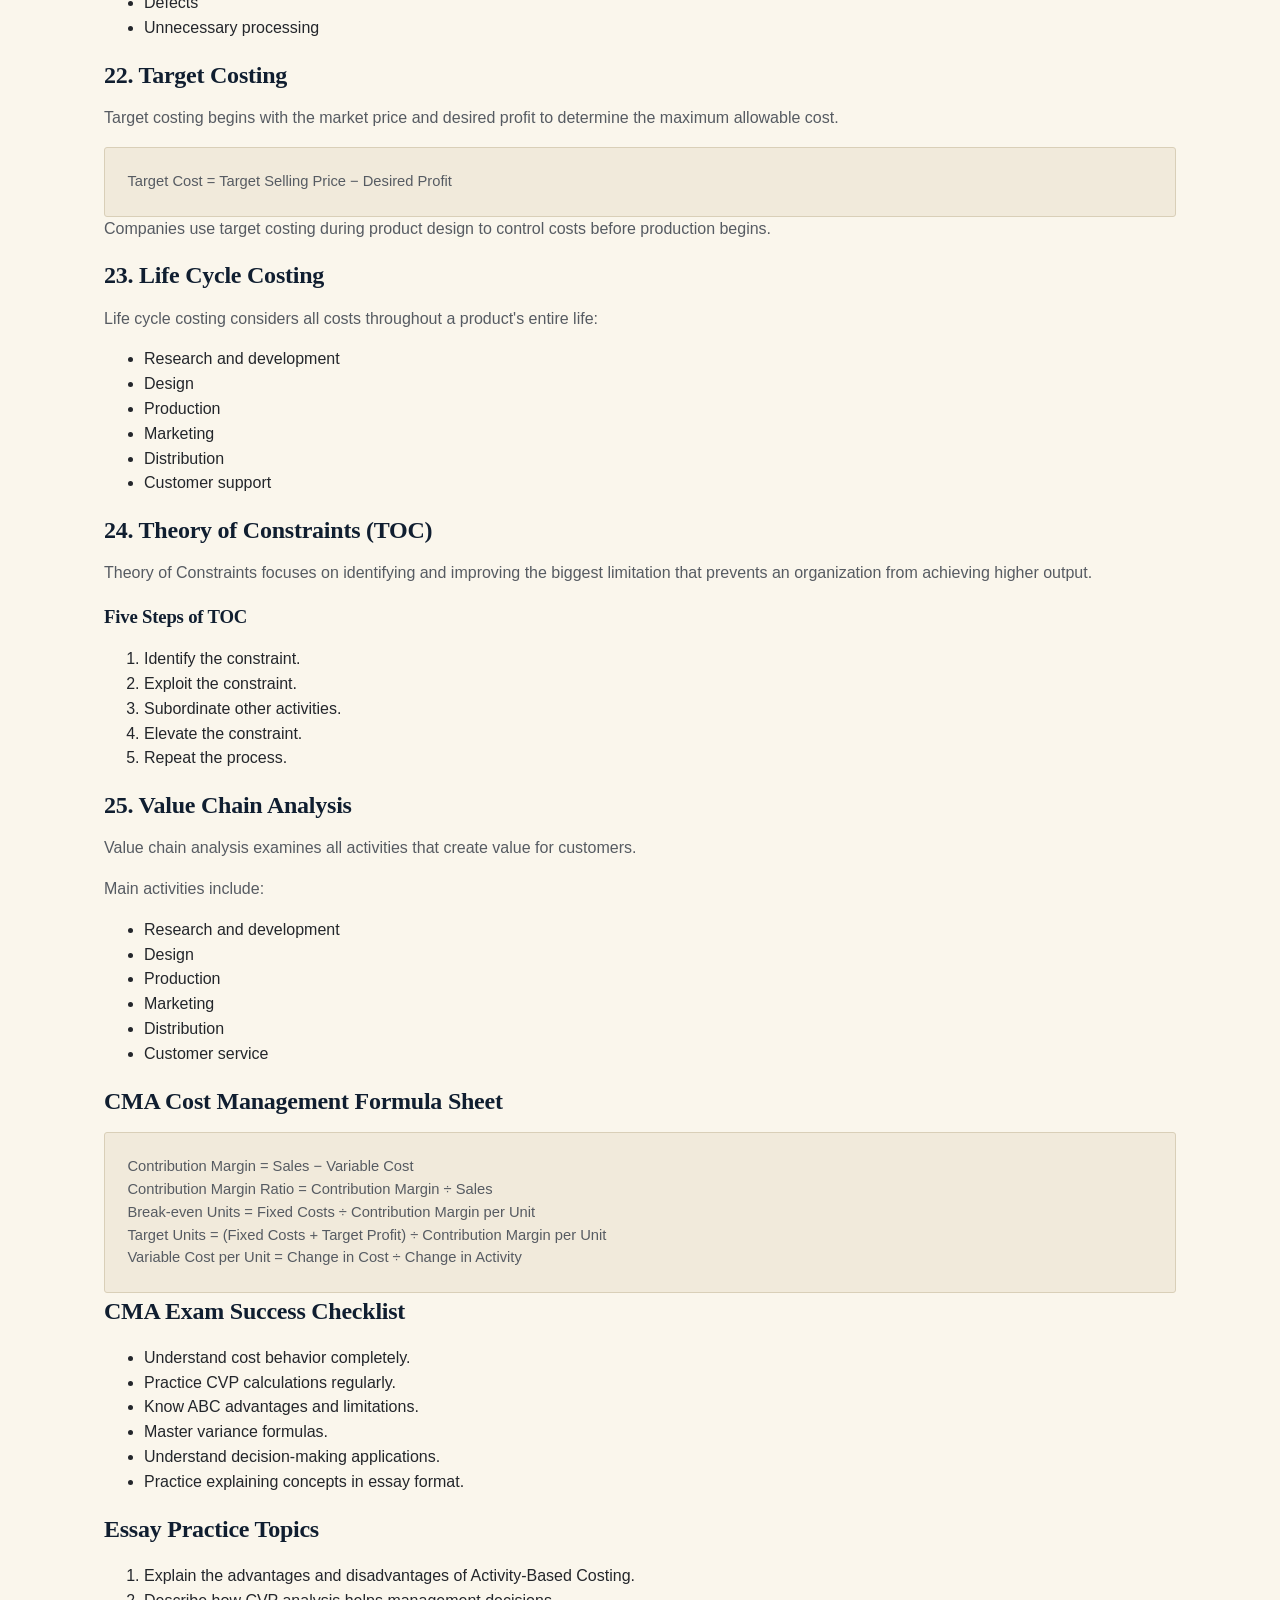
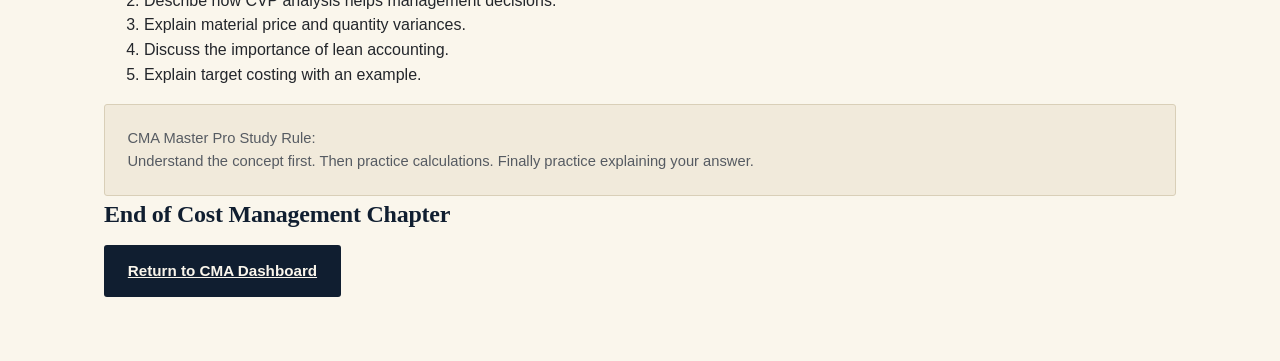
<file: theory/part1/cost_management.html>
<!DOCTYPE html>
<html lang="en">

<head>

<meta charset="UTF-8">
<meta name="viewport" content="width=device-width, initial-scale=1.0">

<title>CMA Master Pro | Cost Management</title>

<link rel="stylesheet" href="../../style.css">

</head>

<body>


<header class="site-header">

<div class="header-inner">

<button class="brand" onclick="location.href='../../index.html'">

<span class="brand-mark">CMA</span>

<span class="brand-word">
Master Pro
</span>

</button>

</div>

</header>



<main>


<section class="section-block">


<p class="eyebrow">
CMA USA PART 1 • COST MANAGEMENT
</p>


<h1>
Cost Management
</h1>


<p>
Cost Management is one of the most important areas in CMA USA Part 1.
A management accountant must understand how costs behave, how they are measured,
and how managers use cost information for planning and decision-making.
</p>



<h2>
Chapter Objective
</h2>


<p>
After completing this chapter, a CMA candidate should be able to:
</p>


<ul>

<li>Classify different types of costs.</li>

<li>Understand cost behavior patterns.</li>

<li>Calculate contribution margin and break-even points.</li>

<li>Apply costing methods.</li>

<li>Use cost information for business decisions.</li>

<li>Analyze operational efficiency.</li>

</ul>



<h2>
Why Cost Management Matters in CMA
</h2>


<p>
A successful organization does not only increase sales.
It must control resources, reduce unnecessary spending,
and make decisions based on accurate cost information.
</p>


<p>
Management accountants provide information that helps managers answer questions such as:
</p>


<ul>

<li>
Should we manufacture a product internally or outsource it?
</li>

<li>
Which product generates the highest profit?
</li>

<li>
How much sales volume is required to avoid losses?
</li>

<li>
Where can costs be reduced without harming quality?
</li>

</ul>




<h2>
1. Meaning of Cost
</h2>


<p>
A cost represents the amount of resources sacrificed to achieve a specific objective.
The objective may be producing a product, providing a service, or completing a project.
</p>



<h3>
Examples of Costs
</h3>


<ul>

<li>
Raw materials used in production
</li>

<li>
Employee salaries
</li>

<li>
Factory rent
</li>

<li>
Machine depreciation
</li>

<li>
Advertising expenses
</li>

</ul>



<h2>
2. Cost Object
</h2>


<p>
A cost object is anything for which management wants to measure cost.
</p>


<p>
Examples:
</p>


<ul>

<li>A product</li>

<li>A department</li>

<li>A customer</li>

<li>A project</li>

<li>A service</li>

</ul>


<p>
Understanding the cost object is important because the same cost may be direct for one object and indirect for another.
</p>



<h2>
3. Direct Cost vs Indirect Cost
</h2>



<h3>
Direct Cost
</h3>


<p>
A direct cost can be easily and economically traced to a specific cost object.
</p>


<p>
Example:
</p>


<p>
Wood used to manufacture furniture is a direct material cost because it can be traced to each table produced.
</p>



<h3>
Indirect Cost
</h3>


<p>
An indirect cost cannot be easily traced to one specific cost object.
Instead, it is allocated using a reasonable method.
</p>


<p>
Example:
</p>


<p>
Factory electricity benefits many products, so it is treated as an indirect cost.
</p>



<h2>
CMA Exam Tip
</h2>


<div class="feature-card">

<p>
The key difference is traceability.
</p>

<p>
Direct cost = Easily traced.
</p>

<p>
Indirect cost = Requires allocation.
</p>

</div>



<h2>
4. Product Cost vs Period Cost
</h2>


<h3>
Product Cost
</h3>


<p>
Product costs are costs assigned to inventory.
They become expenses only when the product is sold.
</p>


<p>
Product costs include:
</p>


<ul>

<li>Direct materials</li>

<li>Direct labor</li>

<li>Manufacturing overhead</li>

</ul>



<h3>
Period Cost
</h3>


<p>
Period costs are expensed immediately during the period incurred.
They are not included in inventory.
</p>


<p>
Examples:
</p>


<ul>

<li>Selling expenses</li>

<li>Administrative expenses</li>

<li>Marketing expenses</li>

</ul>


<hr>


<h2>
End of Part 1
</h2>


<p>
Next section:
Cost classification, cost behavior and fixed versus variable costs.
</p>
<h2>
5. Cost Classification
</h2>


<p>
Cost classification means grouping costs according to their characteristics.
Proper classification helps managers plan, control and make decisions.
</p>



<h3>
A. Fixed Costs
</h3>


<p>
Fixed costs remain constant in total within a relevant range,
regardless of changes in activity level.
</p>


<p>
Examples:
</p>

<ul>

<li>Factory rent</li>

<li>Insurance expense</li>

<li>Supervisor salary</li>

<li>Property taxes</li>

</ul>


<div class="feature-card">

<p>
Important CMA Point:
</p>

<p>
Total fixed cost stays constant,
but fixed cost per unit changes as production volume changes.
</p>

</div>



<h3>
B. Variable Costs
</h3>


<p>
Variable costs change in total proportionally with changes in activity.
</p>


<p>
Examples:
</p>


<ul>

<li>Direct materials</li>

<li>Sales commission</li>

<li>Packaging costs</li>

</ul>



<div class="feature-card">

<p>
Example:
</p>

<p>
If material cost is $5 per unit:
</p>

<p>
1,000 units = $5,000 total cost
</p>

<p>
2,000 units = $10,000 total cost
</p>

</div>



<h3>
C. Mixed Costs
</h3>


<p>
Mixed costs contain both fixed and variable components.
</p>


<p>
Formula:
</p>


<div class="feature-card">

<p>
Total Cost = Fixed Cost + (Variable Rate × Activity Level)
</p>

</div>



<p>
Example:
</p>


<p>
A telephone bill may include:
</p>


<ul>

<li>Monthly fixed charge</li>

<li>Usage-based charges</li>

</ul>




<h2>
6. Relevant Range
</h2>


<p>
The relevant range is the activity level within which cost behavior assumptions remain valid.
</p>


<p>
For example, factory rent may remain fixed while production is between
10,000 and 50,000 units.
</p>


<p>
Outside this range, additional costs may occur because the company may need:
</p>


<ul>

<li>Additional supervisors</li>

<li>Larger facilities</li>

<li>Extra equipment</li>

</ul>




<h2>
7. Cost Estimation Methods
</h2>


<p>
CMA candidates must understand methods used to separate fixed and variable costs.
</p>



<h3>
High-Low Method
</h3>


<p>
The high-low method uses the highest and lowest activity levels to estimate variable cost.
</p>


<div class="feature-card">


<p>
Variable Cost per Unit =
(Change in Total Cost) ÷ (Change in Activity)
</p>


</div>



<p>
Then:
</p>


<div class="feature-card">

<p>
Fixed Cost =
Total Cost − (Variable Cost × Activity)
</p>

</div>




<h3>
Example</h3>


<p>
A company reports:
</p>


<ul>

<li>Highest activity: 10,000 units, cost $80,000</li>

<li>Lowest activity: 6,000 units, cost $60,000</li>

</ul>


<p>
Variable cost:
</p>


<div class="feature-card">

<p>
($80,000 − $60,000) ÷ (10,000 − 6,000)
</p>


<p>
= $20,000 ÷ 4,000
</p>


<p>
= $5 per unit
</p>

</div>



<h2>
8. Contribution Margin Concept
</h2>


<p>
Contribution margin represents the amount available to cover fixed costs and provide profit.
</p>


<div class="feature-card">

<p>
Contribution Margin =
Sales − Variable Costs
</p>

</div>



<p>
Contribution margin is one of the most tested concepts in CMA Part 1.
</p>



<h3>
Contribution Margin Ratio
</h3>


<div class="feature-card">

<p>
Contribution Margin Ratio =
Contribution Margin ÷ Sales
</p>

</div>



<h2>
9. Cost-Volume-Profit (CVP) Analysis
</h2>


<p>
CVP analysis studies the relationship between:
</p>


<ul>

<li>Sales volume</li>

<li>Costs</li>

<li>Profit</li>

</ul>


<p>
It helps managers understand how changes in sales volume affect profitability.
</p>




<h3>
Break-Even Point</h3>


<p>
The break-even point is the sales level where total revenue equals total cost.
</p>


<div class="feature-card">

<p>
Break-even Units =
Fixed Costs ÷ Contribution Margin per Unit
</p>

</div>



<h3>
Target Profit Formula
</h3>


<div class="feature-card">

<p>
Required Units =
(Fixed Costs + Target Profit)
÷ Contribution Margin per Unit
</p>

</div>



<h2>
CMA Exam Traps
</h2>


<ul>

<li>
Do not confuse contribution margin with gross profit.
</li>

<li>
Remember fixed cost per unit decreases when volume increases.
</li>

<li>
Break-even means zero profit, not zero sales.
</li>

<li>
Variable cost per unit normally remains constant.
</li>

  </ul>
<h2>
10. Activity-Based Costing (ABC)
</h2>


<p>
Activity-Based Costing is a costing method that assigns overhead costs
based on the activities that consume resources.
</p>


<p>
Traditional costing usually allocates overhead using one cost driver,
such as direct labor hours or machine hours.
ABC provides more accurate product costs by identifying multiple activities.
</p>



<h3>
Why ABC is Used
</h3>


<ul>

<li>
Products consume activities.
</li>

<li>
Activities consume resources.
</li>

<li>
Costs should be assigned based on actual resource usage.
</li>

</ul>



<h3>
ABC Steps
</h3>


<ol>

<li>
Identify major activities.
</li>

<li>
Create activity cost pools.
</li>

<li>
Determine cost drivers.
</li>

<li>
Calculate activity rates.
</li>

<li>
Assign costs to products.
</li>

</ol>



<div class="feature-card">

<p>
Activity Rate Formula:
</p>

<p>
Total Activity Cost ÷ Total Cost Driver Units
</p>

</div>



<h3>
Example</h3>


<p>
A company has machine setup costs of $100,000.
The company expects 500 setups during the year.
</p>


<div class="feature-card">

<p>
Setup Cost per Activity:
</p>

<p>
$100,000 ÷ 500 setups = $200 per setup
</p>

</div>




<h2>
11. Traditional Costing vs Activity-Based Costing
</h2>


<table border="1" cellpadding="10">

<tr>

<th>
Traditional Costing
</th>

<th>
Activity-Based Costing
</th>

</tr>


<tr>

<td>
Uses fewer cost drivers
</td>

<td>
Uses multiple cost drivers
</td>

</tr>


<tr>

<td>
Less accurate for complex products
</td>

<td>
More accurate product costing
</td>

</tr>


<tr>

<td>
Simple implementation
</td>

<td>
Requires more information
</td>

</tr>

</table>




<h2>
12. Job Order Costing
</h2>


<p>
Job order costing is used when products or services are separately identifiable
and each job has different requirements.
</p>


<p>
Examples:
</p>


<ul>

<li>
Construction projects
</li>

<li>
Custom furniture
</li>

<li>
Special consulting projects
</li>

</ul>



<h3>
Job Cost Components
</h3>


<ul>

<li>
Direct materials
</li>

<li>
Direct labor
</li>

<li>
Manufacturing overhead
</li>

</ul>



<div class="feature-card">

<p>
Total Job Cost =
Direct Material + Direct Labor + Applied Overhead
</p>

</div>




<h2>
13. Process Costing
</h2>


<p>
Process costing is used when large quantities of identical products
are produced continuously.
</p>


<p>
Examples:
</p>


<ul>

<li>
Oil production
</li>

<li>
Chemical manufacturing
</li>

<li>
Food production
</li>

</ul>




<h3>
Characteristics of Process Costing
</h3>


<ul>

<li>
Continuous production
</li>

<li>
Similar products
</li>

<li>
Costs collected by department
</li>

<li>
Average cost calculated per unit
</li>

</ul>




<h2>
14. Equivalent Units of Production
</h2>


<p>
Equivalent units measure partially completed units as if they were completed units.
</p>


<p>
This concept is important because production departments often have unfinished inventory at the end of a period.
</p>


<div class="feature-card">

<p>
Equivalent Units =
Units Completed + Equivalent Units in Ending Work in Process
</p>

</div>




<h2>
15. Joint Product Costing
</h2>


<p>
Joint products are two or more products created from the same production process.
</p>


<p>
The point where products become separately identifiable is called the split-off point.
</p>


<h3>
Common Allocation Methods
</h3>


<ul>

<li>
Physical quantity method
</li>

<li>
Sales value at split-off method
</li>

<li>
Net realizable value method
</li>

</ul>




<h2>
16. Standard Costing
</h2>


<p>
Standard costing establishes expected costs for materials,
labor and overhead before production begins.
</p>


<p>
Actual results are compared with standards to identify variances.
</p>




<h3>
Benefits of Standard Costing
</h3>


<ul>

<li>
Improves cost control
</li>

<li>
Helps evaluate performance
</li>

<li>
Identifies inefficient operations
</li>

<li>
Supports budgeting
</li>

</ul>




<h2>
CMA Exam Focus Points
</h2>


<ul>

<li>
Know when to use ABC versus traditional costing.
</li>

<li>
Understand job costing versus process costing.
</li>

<li>
Remember equivalent units apply to incomplete production.
</li>

<li>
Understand the purpose of standard costs.
</li>

</ul>
  <h2>
17. Variance Analysis
</h2>


<p>
Variance analysis compares actual results with planned or standard results.
The purpose is to identify reasons for differences and improve performance.
</p>



<h3>
Basic Variance Formula
</h3>


<div class="feature-card">

<p>
Variance = Actual Result − Standard Result
</p>

</div>



<p>
A favorable variance improves profit.
An unfavorable variance reduces profit.
</p>




<h2>
18. Material Variances
</h2>


<p>
Material variances measure differences between expected material costs
and actual material costs.
</p>



<h3>
Material Price Variance
</h3>


<div class="feature-card">

<p>
Actual Quantity × (Actual Price − Standard Price)
</p>

</div>



<h3>
Material Quantity Variance
</h3>


<div class="feature-card">

<p>
Standard Price × (Actual Quantity − Standard Quantity)
</p>

</div>




<h2>
19. Labor Variances
</h2>


<p>
Labor variances analyze differences caused by wage rates and labor efficiency.
</p>



<h3>
Labor Rate Variance
</h3>


<div class="feature-card">

<p>
Actual Hours × (Actual Rate − Standard Rate)
</p>

</div>



<h3>
Labor Efficiency Variance
</h3>


<div class="feature-card">

<p>
Standard Rate × (Actual Hours − Standard Hours)
</p>

</div>




<h2>
20. Overhead Variances
</h2>


<p>
Manufacturing overhead includes indirect production costs such as
factory supervision, utilities and depreciation.
</p>


<p>
Overhead variance analysis helps managers understand spending
and efficiency problems.
</p>




<h2>
21. Lean Accounting
</h2>


<p>
Lean accounting supports organizations that focus on eliminating waste
and improving customer value.
</p>



<h3>
Lean Principles
</h3>


<ul>

<li>
Identify customer value.
</li>

<li>
Remove activities that do not add value.
</li>

<li>
Improve workflow.
</li>

<li>
Create continuous improvement.
</li>

</ul>



<h3>
Types of Waste in Lean Management
</h3>


<ul>

<li>
Overproduction
</li>

<li>
Waiting time
</li>

<li>
Transportation
</li>

<li>
Excess inventory
</li>

<li>
Defects
</li>

<li>
Unnecessary processing
</li>

</ul>




<h2>
22. Target Costing
</h2>


<p>
Target costing begins with the market price and desired profit
to determine the maximum allowable cost.
</p>



<div class="feature-card">

<p>
Target Cost =
Target Selling Price − Desired Profit
</p>

</div>



<p>
Companies use target costing during product design
to control costs before production begins.
</p>




<h2>
23. Life Cycle Costing
</h2>


<p>
Life cycle costing considers all costs throughout a product's entire life:
</p>


<ul>

<li>
Research and development
</li>

<li>
Design
</li>

<li>
Production
</li>

<li>
Marketing
</li>

<li>
Distribution
</li>

<li>
Customer support
</li>

</ul>




<h2>
24. Theory of Constraints (TOC)
</h2>


<p>
Theory of Constraints focuses on identifying and improving
the biggest limitation that prevents an organization from achieving higher output.
</p>


<h3>
Five Steps of TOC
</h3>


<ol>

<li>
Identify the constraint.
</li>

<li>
Exploit the constraint.
</li>

<li>
Subordinate other activities.
</li>

<li>
Elevate the constraint.
</li>

<li>
Repeat the process.
</li>

</ol>




<h2>
25. Value Chain Analysis
</h2>


<p>
Value chain analysis examines all activities that create value
for customers.
</p>


<p>
Main activities include:
</p>


<ul>

<li>
Research and development
</li>

<li>
Design
</li>

<li>
Production
</li>

<li>
Marketing
</li>

<li>
Distribution
</li>

<li>
Customer service
</li>

</ul>




<h2>
CMA Cost Management Formula Sheet
</h2>


<div class="feature-card">


<p>
Contribution Margin = Sales − Variable Cost
</p>


<p>
Contribution Margin Ratio = Contribution Margin ÷ Sales
</p>


<p>
Break-even Units = Fixed Costs ÷ Contribution Margin per Unit
</p>


<p>
Target Units = (Fixed Costs + Target Profit) ÷ Contribution Margin per Unit
</p>


<p>
Variable Cost per Unit = Change in Cost ÷ Change in Activity
</p>


</div>




<h2>
CMA Exam Success Checklist
</h2>


<ul>

<li>
Understand cost behavior completely.
</li>

<li>
Practice CVP calculations regularly.
</li>

<li>
Know ABC advantages and limitations.
</li>

<li>
Master variance formulas.
</li>

<li>
Understand decision-making applications.
</li>

<li>
Practice explaining concepts in essay format.
</li>

</ul>




<h2>
Essay Practice Topics
</h2>


<ol>

<li>
Explain the advantages and disadvantages of Activity-Based Costing.
</li>

<li>
Describe how CVP analysis helps management decisions.
</li>

<li>
Explain material price and quantity variances.
</li>

<li>
Discuss the importance of lean accounting.
</li>

<li>
Explain target costing with an example.
</li>

</ol>



<div class="feature-card">

<p>
CMA Master Pro Study Rule:
</p>

<p>
Understand the concept first.
Then practice calculations.
Finally practice explaining your answer.
</p>

</div>


<h2>
End of Cost Management Chapter
</h2>


<a class="btn btn-primary" href="../../index.html">
Return to CMA Dashboard
</a>
</section>

</main>


</body>

</html>
</file>
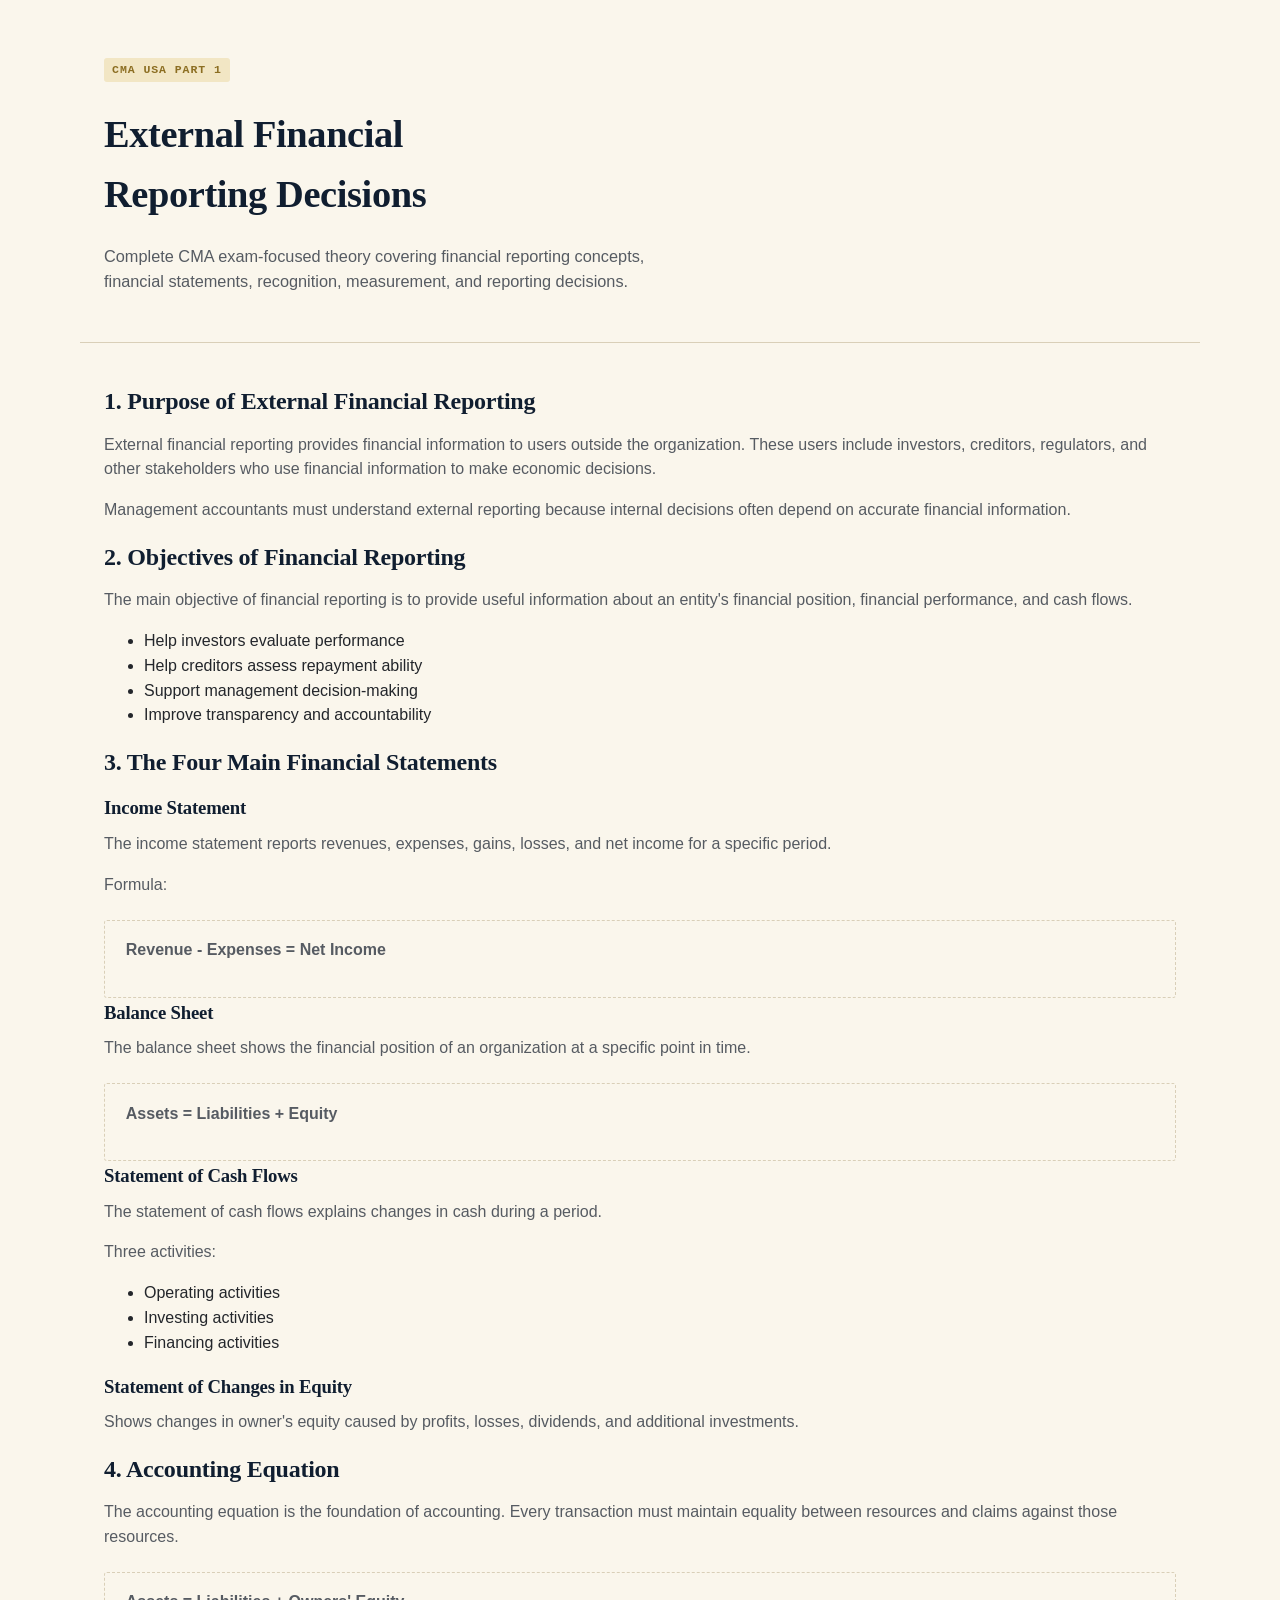
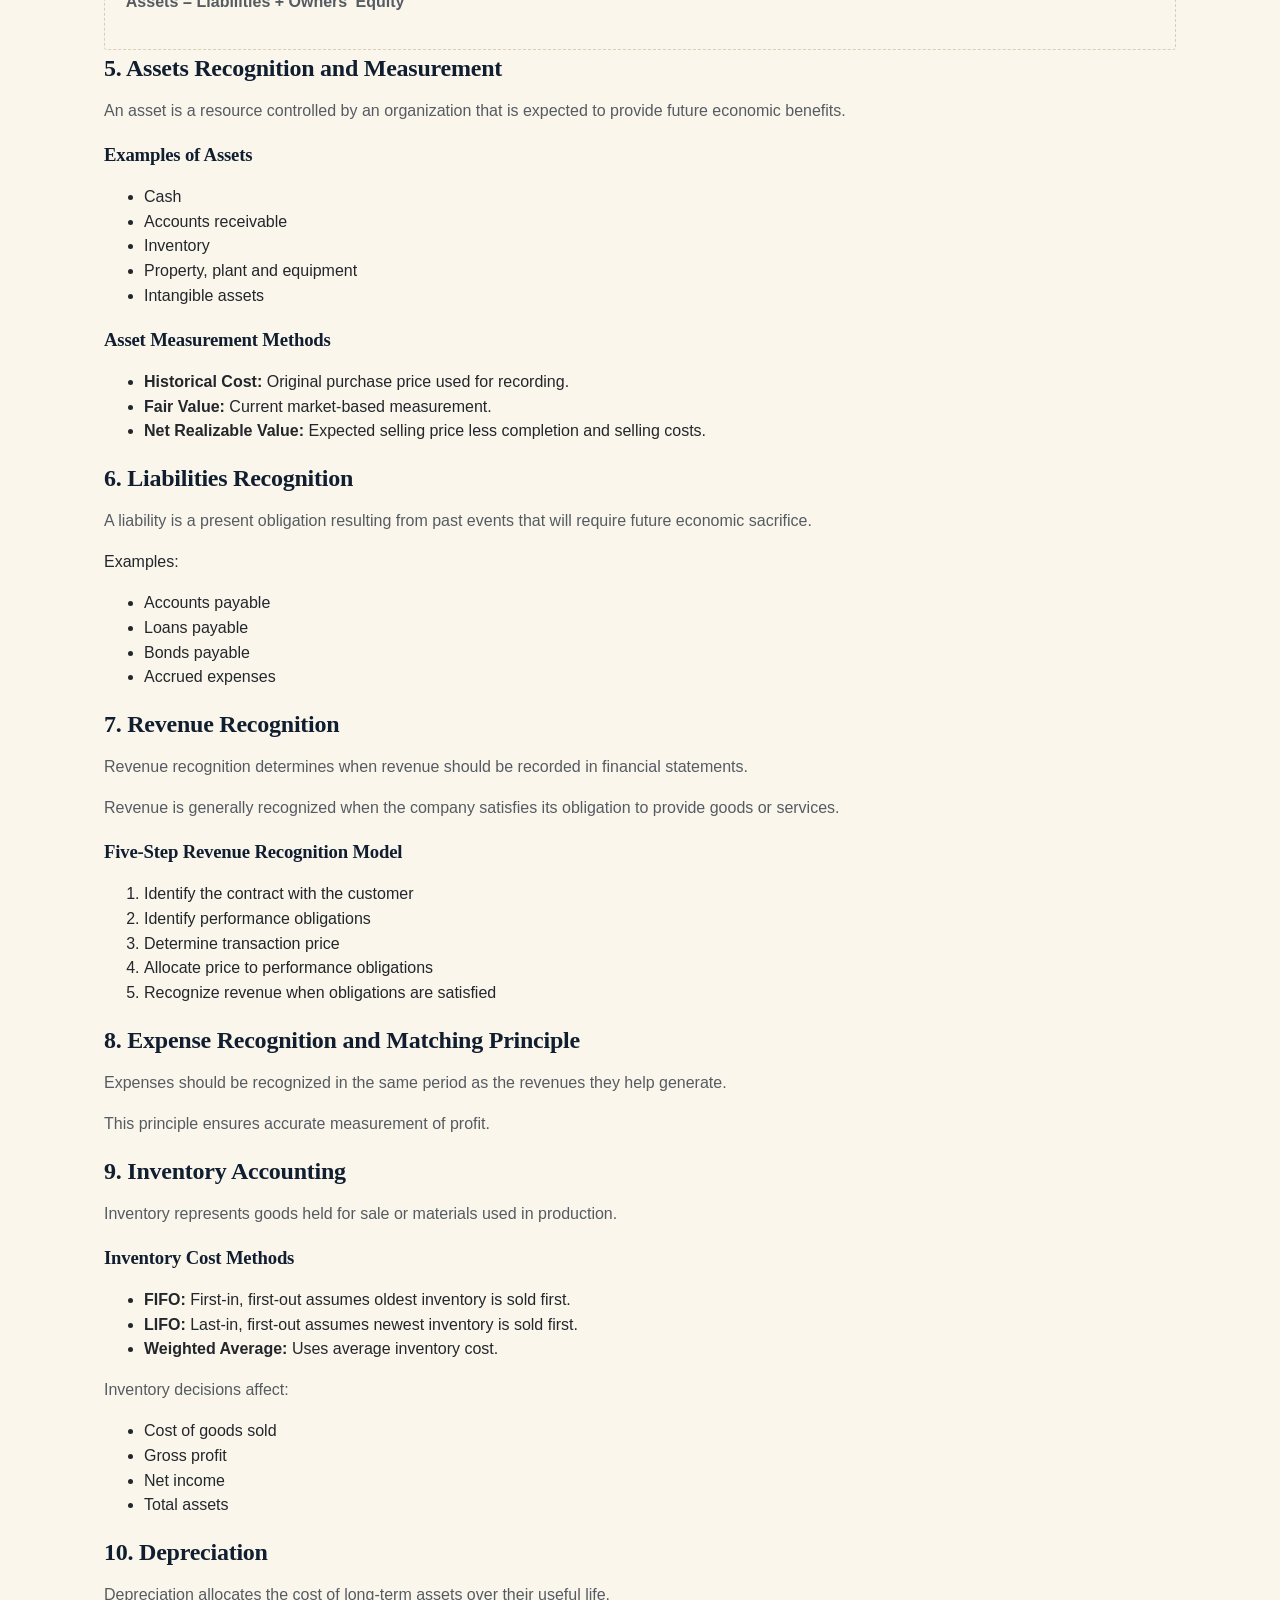
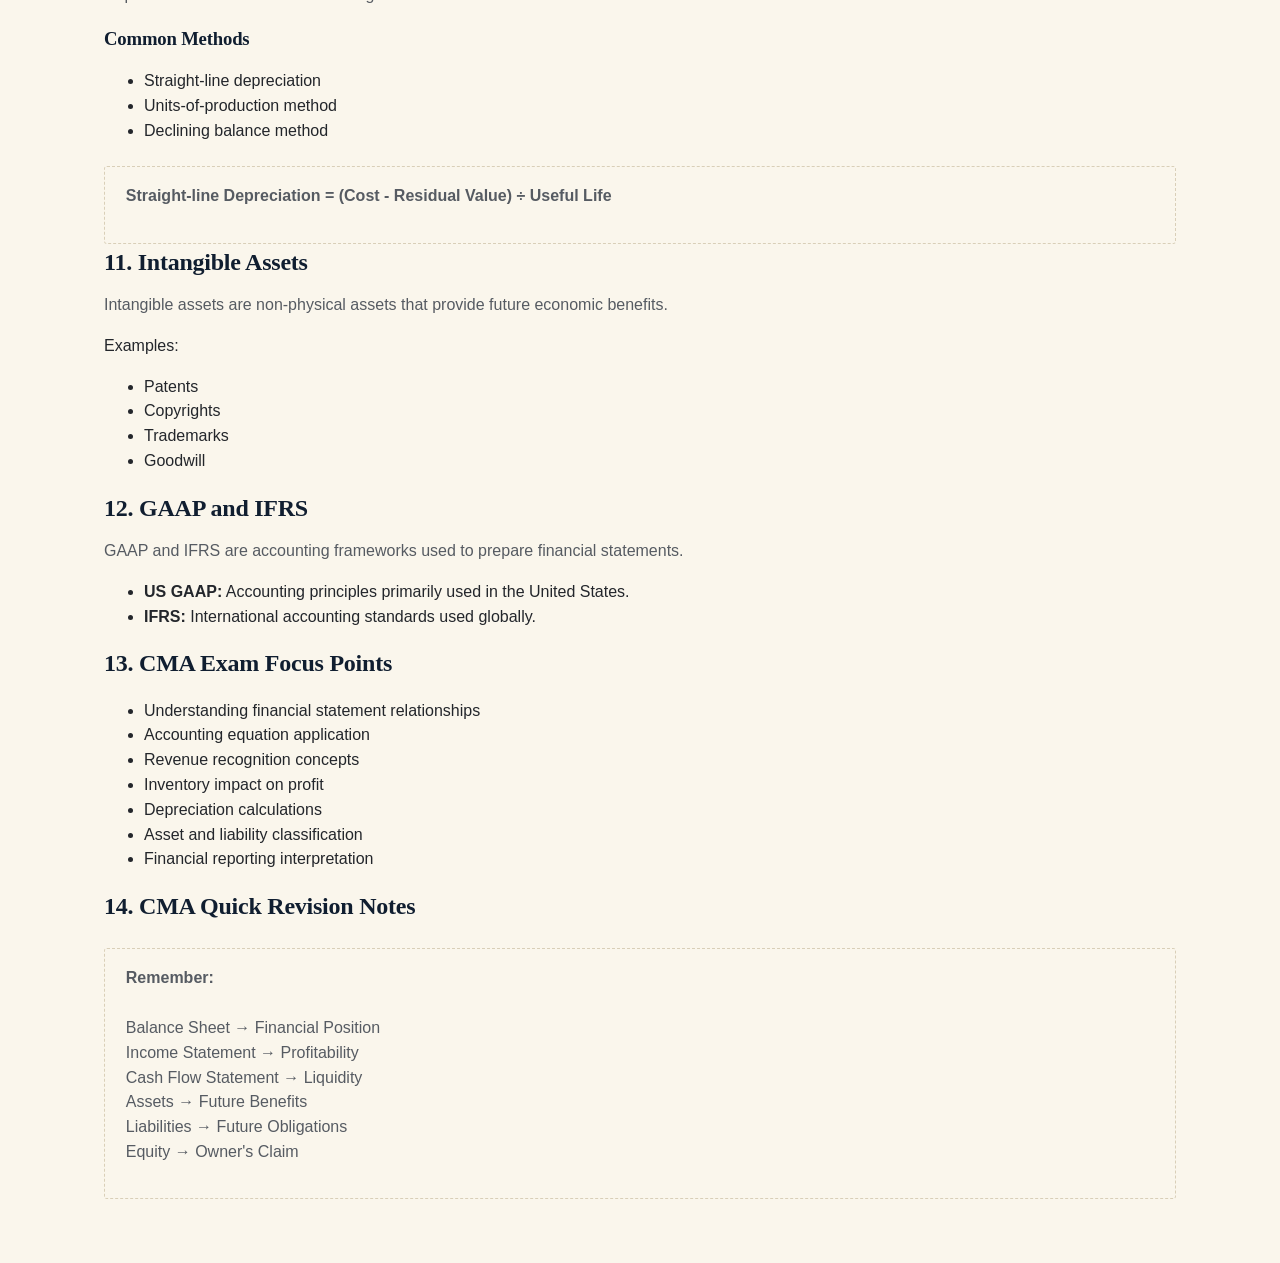
<file: theory/part1/external_financial_reporting.html>
<!DOCTYPE html>
<html>
<head>
<title>CMA Part 1 - External Financial Reporting Decisions</title>
<link rel="stylesheet" href="../../style.css">
</head>

<body>

<section class="part-hero">

<span class="part-tag">CMA USA Part 1</span>

<h1>External Financial Reporting Decisions</h1>

<p>
Complete CMA exam-focused theory covering financial reporting concepts,
financial statements, recognition, measurement, and reporting decisions.
</p>

</section>


<section class="topic-ledger">


<h2>1. Purpose of External Financial Reporting</h2>

<p>
External financial reporting provides financial information to users outside
the organization. These users include investors, creditors, regulators, and
other stakeholders who use financial information to make economic decisions.
</p>

<p>
Management accountants must understand external reporting because internal
decisions often depend on accurate financial information.
</p>


<h2>2. Objectives of Financial Reporting</h2>

<p>
The main objective of financial reporting is to provide useful information
about an entity's financial position, financial performance, and cash flows.
</p>

<ul>
<li>Help investors evaluate performance</li>
<li>Help creditors assess repayment ability</li>
<li>Support management decision-making</li>
<li>Improve transparency and accountability</li>
</ul>


<h2>3. The Four Main Financial Statements</h2>


<h3>Income Statement</h3>

<p>
The income statement reports revenues, expenses, gains, losses, and net income
for a specific period.
</p>

<p>
Formula:</p>

<div class="feedback-box">
<p>
<strong>Revenue - Expenses = Net Income</strong>
</p>
</div>


<h3>Balance Sheet</h3>

<p>
The balance sheet shows the financial position of an organization at a specific
point in time.
</p>

<div class="feedback-box">
<p>
<strong>Assets = Liabilities + Equity</strong>
</p>
</div>


<h3>Statement of Cash Flows</h3>

<p>
The statement of cash flows explains changes in cash during a period.
</p>

<p>
Three activities:</p>

<ul>
<li>Operating activities</li>
<li>Investing activities</li>
<li>Financing activities</li>
</ul>


<h3>Statement of Changes in Equity</h3>

<p>
Shows changes in owner's equity caused by profits, losses, dividends, and
additional investments.
</p>



<h2>4. Accounting Equation</h2>

<p>
The accounting equation is the foundation of accounting.
Every transaction must maintain equality between resources and claims against
those resources.
</p>

<div class="feedback-box">
<p>
<strong>
Assets = Liabilities + Owners' Equity
</strong>
</p>
</div>



<h2>5. Assets Recognition and Measurement</h2>

<p>
An asset is a resource controlled by an organization that is expected to provide
future economic benefits.
</p>

<h3>Examples of Assets</h3>

<ul>
<li>Cash</li>
<li>Accounts receivable</li>
<li>Inventory</li>
<li>Property, plant and equipment</li>
<li>Intangible assets</li>
</ul>


<h3>Asset Measurement Methods</h3>

<ul>

<li>
<strong>Historical Cost:</strong>
Original purchase price used for recording.
</li>

<li>
<strong>Fair Value:</strong>
Current market-based measurement.
</li>

<li>
<strong>Net Realizable Value:</strong>
Expected selling price less completion and selling costs.
</li>

</ul>



<h2>6. Liabilities Recognition</h2>

<p>
A liability is a present obligation resulting from past events that will require
future economic sacrifice.
</p>

Examples:

<ul>
<li>Accounts payable</li>
<li>Loans payable</li>
<li>Bonds payable</li>
<li>Accrued expenses</li>
</ul>



<h2>7. Revenue Recognition</h2>

<p>
Revenue recognition determines when revenue should be recorded in financial
statements.
</p>

<p>
Revenue is generally recognized when the company satisfies its obligation to
provide goods or services.
</p>


<h3>Five-Step Revenue Recognition Model</h3>

<ol>
<li>Identify the contract with the customer</li>
<li>Identify performance obligations</li>
<li>Determine transaction price</li>
<li>Allocate price to performance obligations</li>
<li>Recognize revenue when obligations are satisfied</li>
</ol>



<h2>8. Expense Recognition and Matching Principle</h2>

<p>
Expenses should be recognized in the same period as the revenues they help
generate.
</p>

<p>
This principle ensures accurate measurement of profit.
</p>



<h2>9. Inventory Accounting</h2>

<p>
Inventory represents goods held for sale or materials used in production.
</p>


<h3>Inventory Cost Methods</h3>

<ul>

<li>
<strong>FIFO:</strong>
First-in, first-out assumes oldest inventory is sold first.
</li>

<li>
<strong>LIFO:</strong>
Last-in, first-out assumes newest inventory is sold first.
</li>

<li>
<strong>Weighted Average:</strong>
Uses average inventory cost.
</li>

</ul>


<p>
Inventory decisions affect:</p>

<ul>
<li>Cost of goods sold</li>
<li>Gross profit</li>
<li>Net income</li>
<li>Total assets</li>
</ul>



<h2>10. Depreciation</h2>

<p>
Depreciation allocates the cost of long-term assets over their useful life.
</p>


<h3>Common Methods</h3>

<ul>
<li>Straight-line depreciation</li>
<li>Units-of-production method</li>
<li>Declining balance method</li>
</ul>


<div class="feedback-box">
<p>
<strong>
Straight-line Depreciation =
(Cost - Residual Value) ÷ Useful Life
</strong>
</p>
</div>



<h2>11. Intangible Assets</h2>

<p>
Intangible assets are non-physical assets that provide future economic benefits.
</p>

Examples:

<ul>
<li>Patents</li>
<li>Copyrights</li>
<li>Trademarks</li>
<li>Goodwill</li>
</ul>



<h2>12. GAAP and IFRS</h2>

<p>
GAAP and IFRS are accounting frameworks used to prepare financial statements.
</p>


<ul>

<li>
<strong>US GAAP:</strong>
Accounting principles primarily used in the United States.
</li>

<li>
<strong>IFRS:</strong>
International accounting standards used globally.
</li>

</ul>



<h2>13. CMA Exam Focus Points</h2>

<ul>

<li>Understanding financial statement relationships</li>
<li>Accounting equation application</li>
<li>Revenue recognition concepts</li>
<li>Inventory impact on profit</li>
<li>Depreciation calculations</li>
<li>Asset and liability classification</li>
<li>Financial reporting interpretation</li>

</ul>



<h2>14. CMA Quick Revision Notes</h2>

<div class="feedback-box">

<p>

<strong>Remember:</strong>

<br><br>

Balance Sheet → Financial Position

<br>

Income Statement → Profitability

<br>

Cash Flow Statement → Liquidity

<br>

Assets → Future Benefits

<br>

Liabilities → Future Obligations

<br>

Equity → Owner's Claim

</p>

</div>


</section>

</body>
</html>
</file>
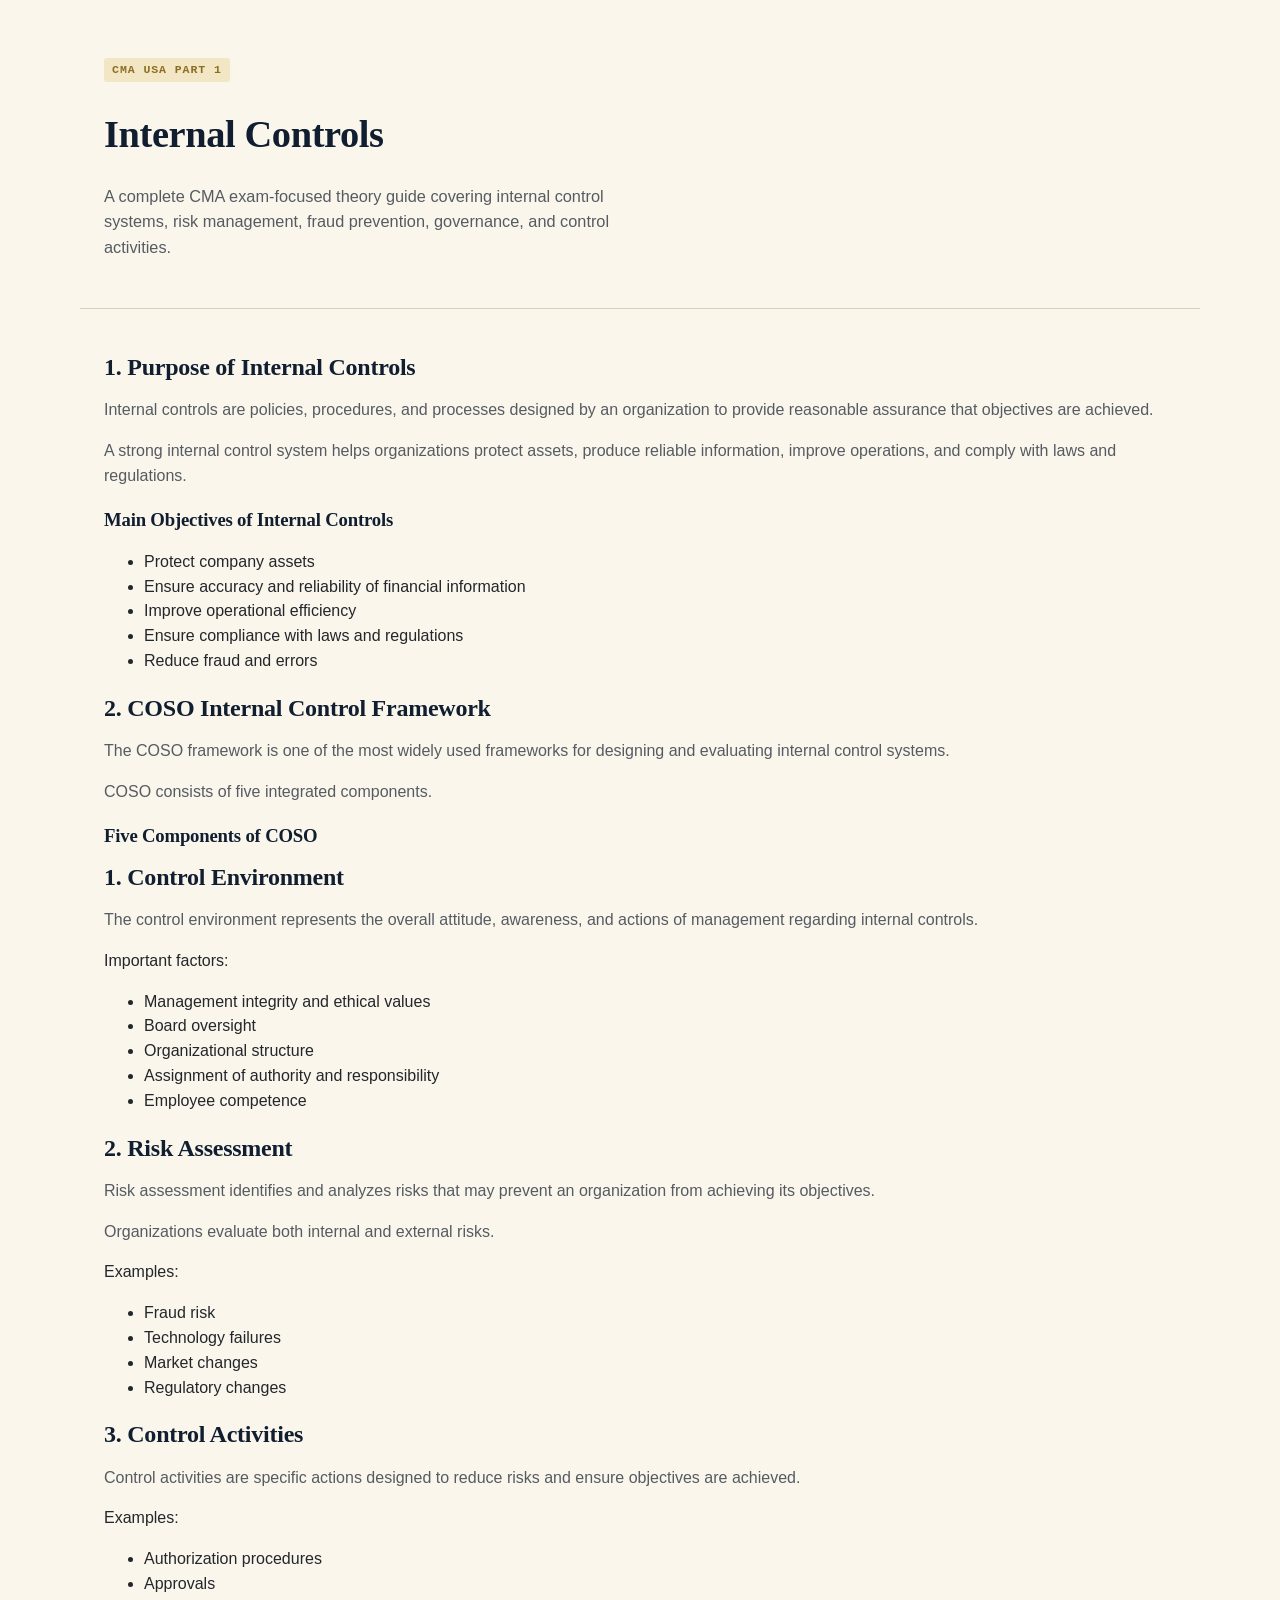
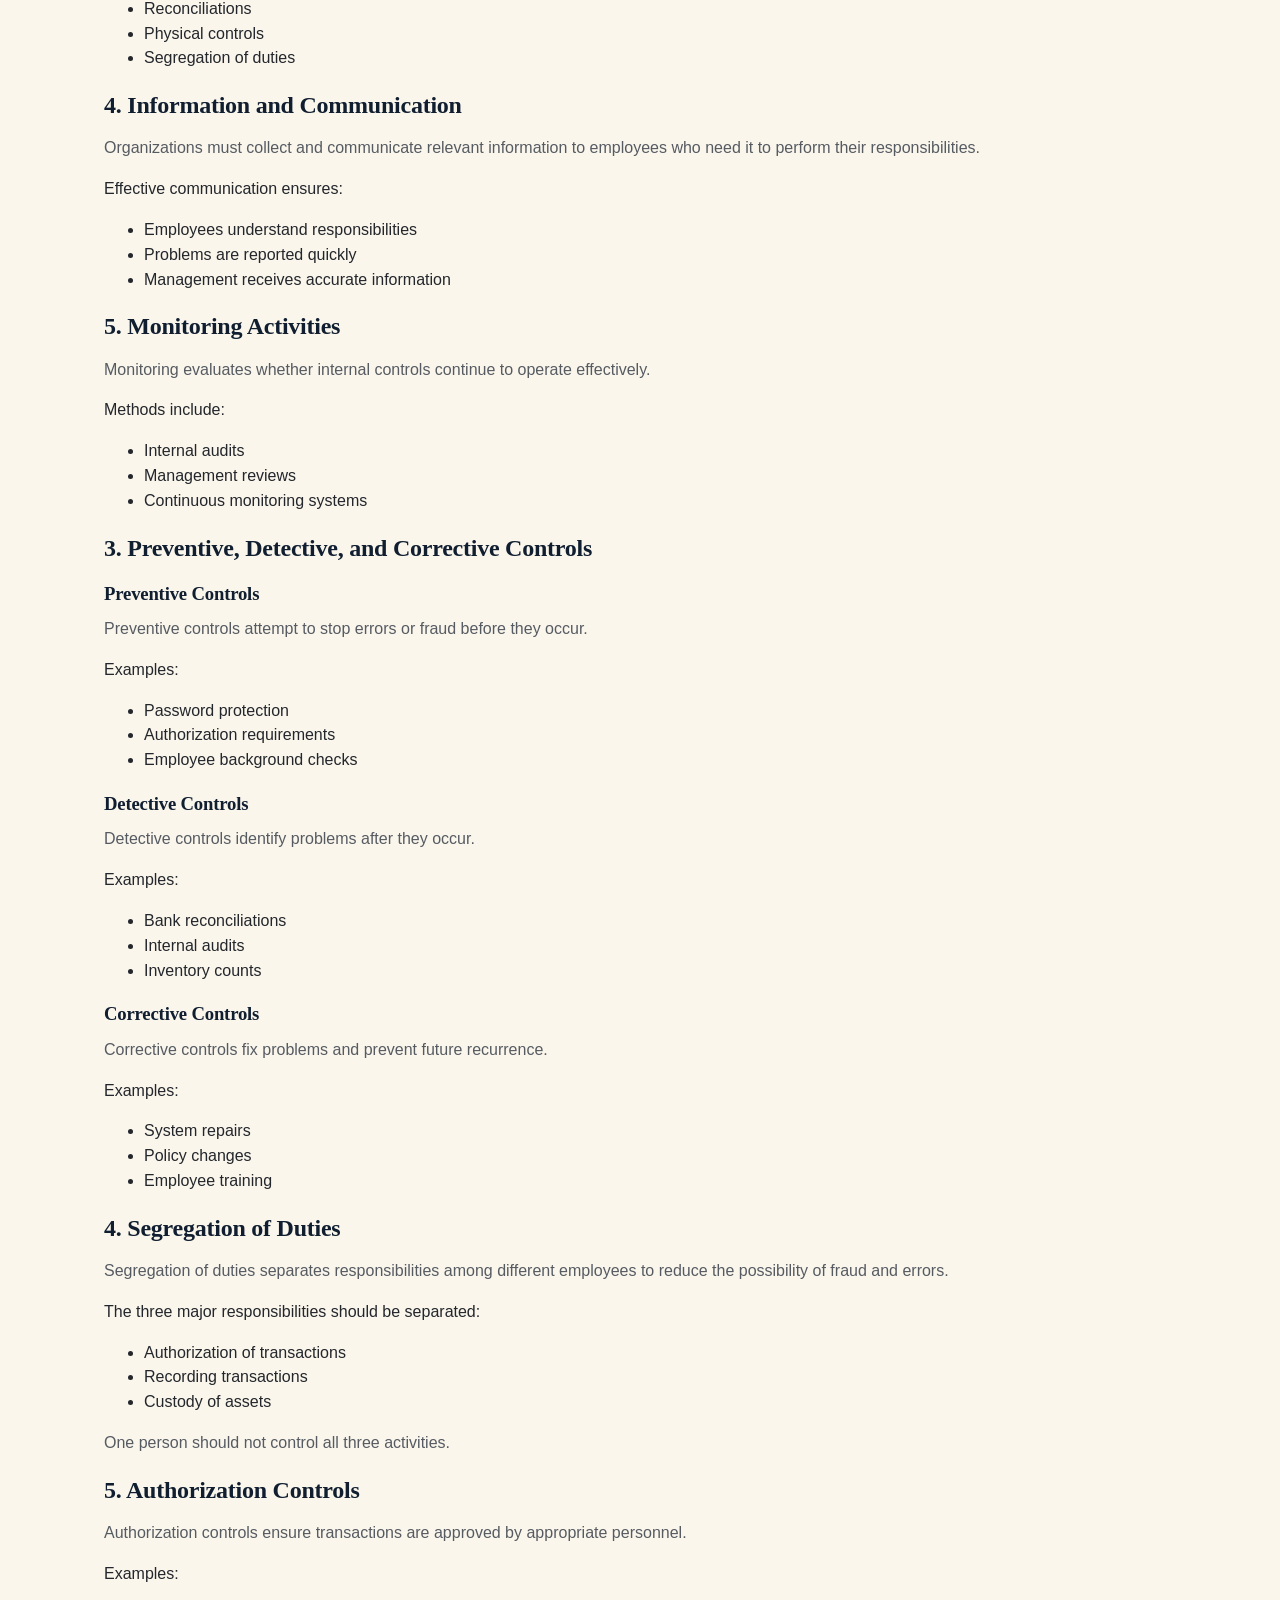
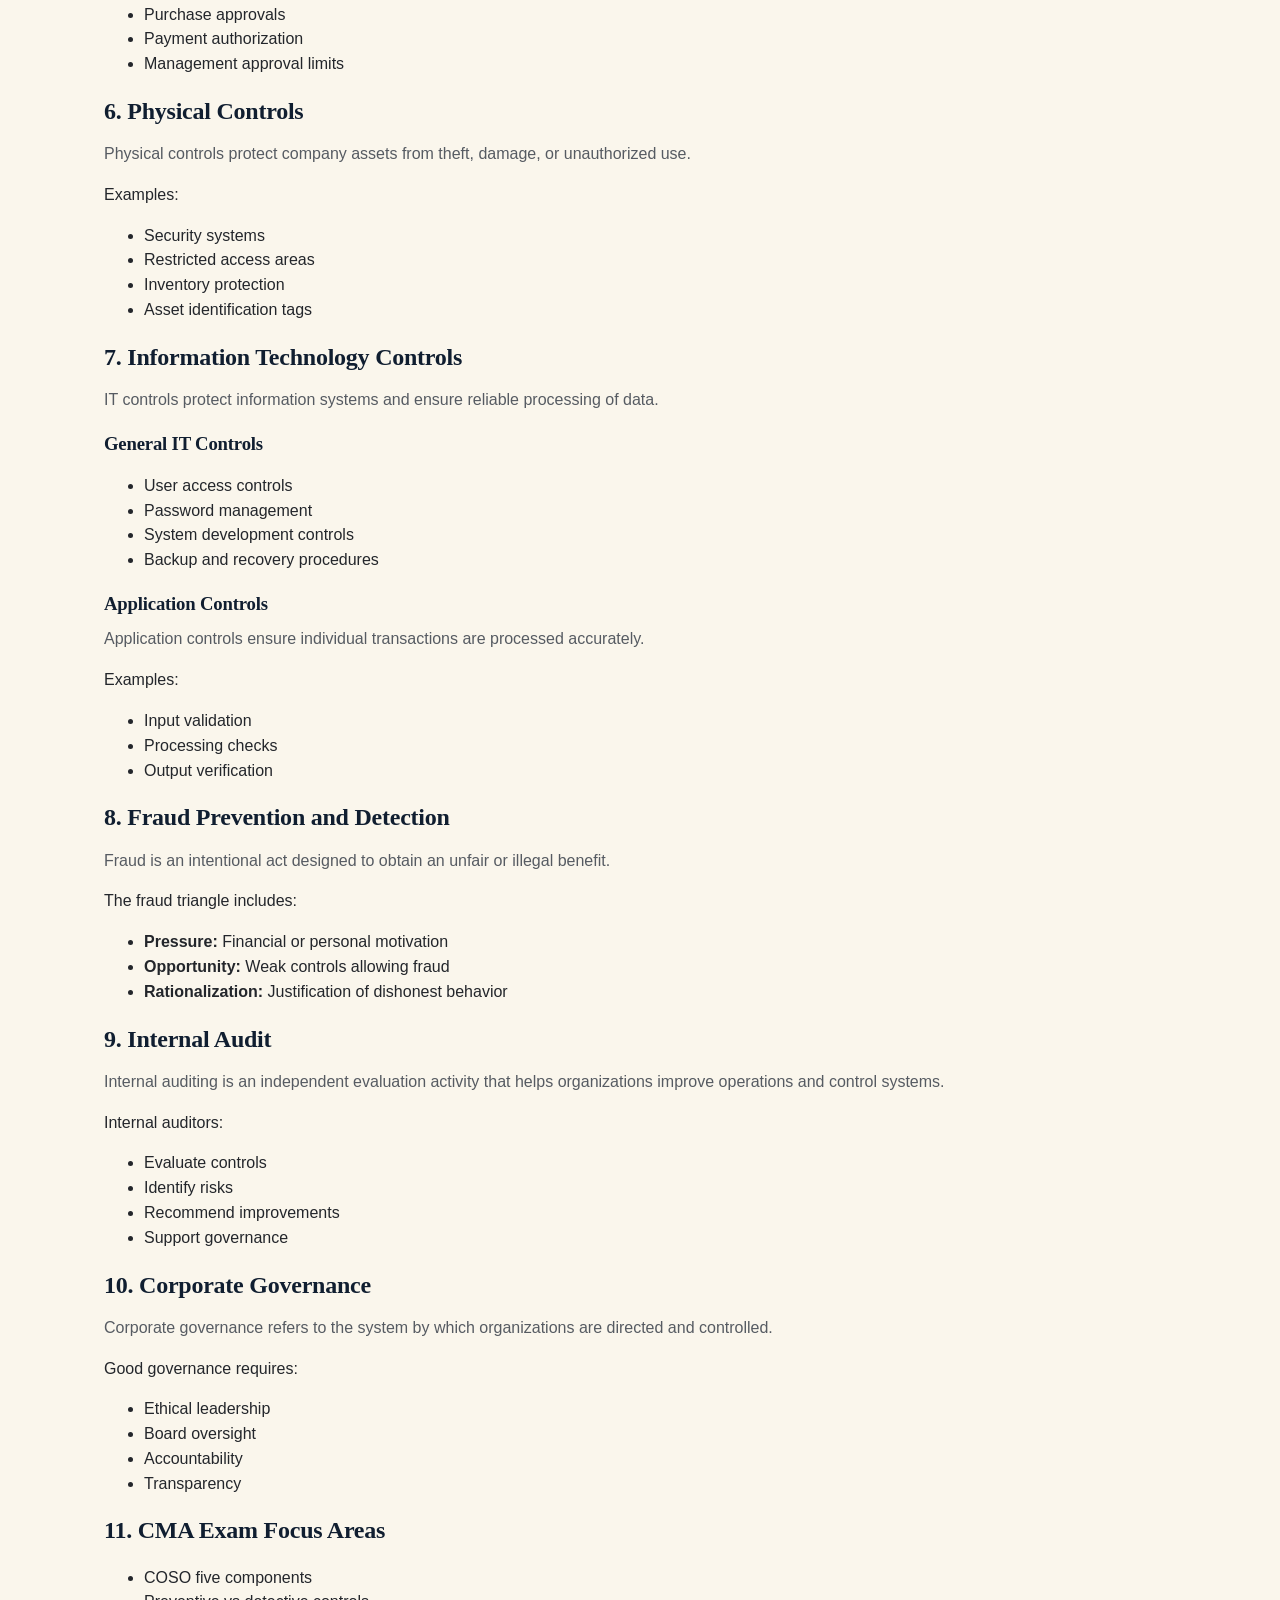
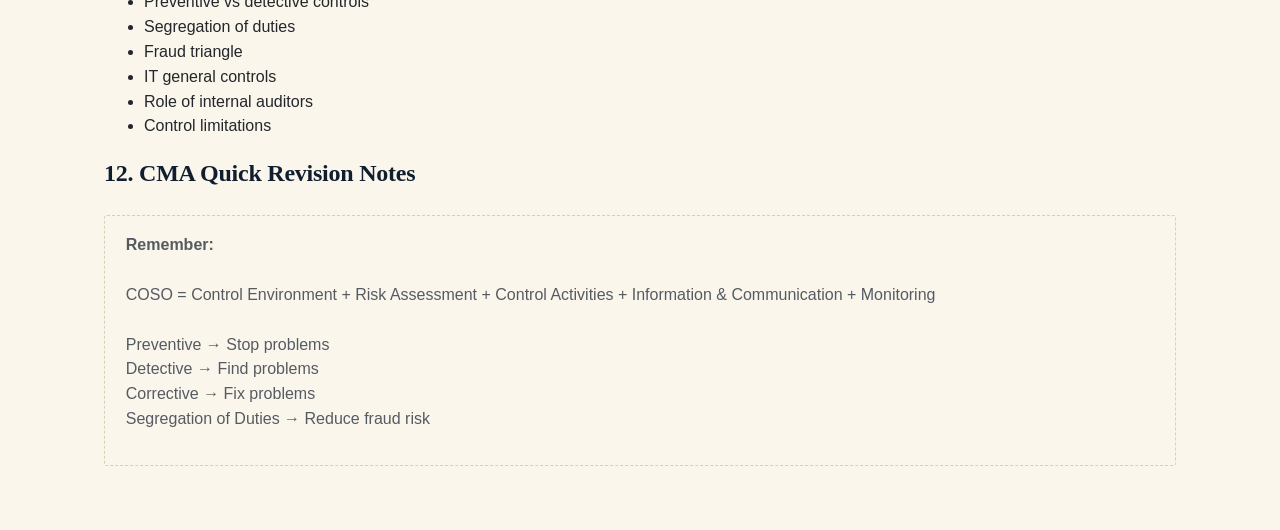
<file: theory/part1/internal_controls.html>
<!DOCTYPE html>
<html>
<head>
<title>CMA Part 1 - Internal Controls</title>
<link rel="stylesheet" href="../../style.css">
</head>

<body>

<section class="part-hero">

<span class="part-tag">CMA USA Part 1</span>

<h1>Internal Controls</h1>

<p>
A complete CMA exam-focused theory guide covering internal control systems,
risk management, fraud prevention, governance, and control activities.
</p>

</section>


<section class="topic-ledger">


<h2>1. Purpose of Internal Controls</h2>

<p>
Internal controls are policies, procedures, and processes designed by an
organization to provide reasonable assurance that objectives are achieved.
</p>

<p>
A strong internal control system helps organizations protect assets, produce
reliable information, improve operations, and comply with laws and regulations.
</p>


<h3>Main Objectives of Internal Controls</h3>

<ul>

<li>Protect company assets</li>
<li>Ensure accuracy and reliability of financial information</li>
<li>Improve operational efficiency</li>
<li>Ensure compliance with laws and regulations</li>
<li>Reduce fraud and errors</li>

</ul>



<h2>2. COSO Internal Control Framework</h2>

<p>
The COSO framework is one of the most widely used frameworks for designing and
evaluating internal control systems.
</p>

<p>
COSO consists of five integrated components.
</p>


<h3>Five Components of COSO</h3>


<h2>1. Control Environment</h2>

<p>
The control environment represents the overall attitude, awareness, and actions
of management regarding internal controls.
</p>

Important factors:

<ul>

<li>Management integrity and ethical values</li>
<li>Board oversight</li>
<li>Organizational structure</li>
<li>Assignment of authority and responsibility</li>
<li>Employee competence</li>

</ul>



<h2>2. Risk Assessment</h2>

<p>
Risk assessment identifies and analyzes risks that may prevent an organization
from achieving its objectives.
</p>

<p>
Organizations evaluate both internal and external risks.
</p>


Examples:

<ul>

<li>Fraud risk</li>
<li>Technology failures</li>
<li>Market changes</li>
<li>Regulatory changes</li>

</ul>



<h2>3. Control Activities</h2>

<p>
Control activities are specific actions designed to reduce risks and ensure
objectives are achieved.
</p>


Examples:

<ul>

<li>Authorization procedures</li>
<li>Approvals</li>
<li>Reconciliations</li>
<li>Physical controls</li>
<li>Segregation of duties</li>

</ul>



<h2>4. Information and Communication</h2>

<p>
Organizations must collect and communicate relevant information to employees
who need it to perform their responsibilities.
</p>

Effective communication ensures:

<ul>

<li>Employees understand responsibilities</li>
<li>Problems are reported quickly</li>
<li>Management receives accurate information</li>

</ul>



<h2>5. Monitoring Activities</h2>

<p>
Monitoring evaluates whether internal controls continue to operate effectively.
</p>


Methods include:

<ul>

<li>Internal audits</li>
<li>Management reviews</li>
<li>Continuous monitoring systems</li>

</ul>



<h2>3. Preventive, Detective, and Corrective Controls</h2>


<h3>Preventive Controls</h3>

<p>
Preventive controls attempt to stop errors or fraud before they occur.
</p>

Examples:

<ul>

<li>Password protection</li>
<li>Authorization requirements</li>
<li>Employee background checks</li>

</ul>



<h3>Detective Controls</h3>

<p>
Detective controls identify problems after they occur.
</p>

Examples:

<ul>

<li>Bank reconciliations</li>
<li>Internal audits</li>
<li>Inventory counts</li>

</ul>



<h3>Corrective Controls</h3>

<p>
Corrective controls fix problems and prevent future recurrence.
</p>

Examples:

<ul>

<li>System repairs</li>
<li>Policy changes</li>
<li>Employee training</li>

</ul>



<h2>4. Segregation of Duties</h2>

<p>
Segregation of duties separates responsibilities among different employees to
reduce the possibility of fraud and errors.
</p>


The three major responsibilities should be separated:

<ul>

<li>Authorization of transactions</li>

<li>Recording transactions</li>

<li>Custody of assets</li>

</ul>


<p>
One person should not control all three activities.
</p>



<h2>5. Authorization Controls</h2>

<p>
Authorization controls ensure transactions are approved by appropriate personnel.
</p>


Examples:

<ul>

<li>Purchase approvals</li>

<li>Payment authorization</li>

<li>Management approval limits</li>

</ul>



<h2>6. Physical Controls</h2>

<p>
Physical controls protect company assets from theft, damage, or unauthorized use.
</p>


Examples:

<ul>

<li>Security systems</li>

<li>Restricted access areas</li>

<li>Inventory protection</li>

<li>Asset identification tags</li>

</ul>



<h2>7. Information Technology Controls</h2>

<p>
IT controls protect information systems and ensure reliable processing of data.
</p>


<h3>General IT Controls</h3>

<ul>

<li>User access controls</li>

<li>Password management</li>

<li>System development controls</li>

<li>Backup and recovery procedures</li>

</ul>



<h3>Application Controls</h3>

<p>
Application controls ensure individual transactions are processed accurately.
</p>

Examples:

<ul>

<li>Input validation</li>

<li>Processing checks</li>

<li>Output verification</li>

</ul>



<h2>8. Fraud Prevention and Detection</h2>

<p>
Fraud is an intentional act designed to obtain an unfair or illegal benefit.
</p>


The fraud triangle includes:

<ul>

<li><strong>Pressure:</strong> Financial or personal motivation</li>

<li><strong>Opportunity:</strong> Weak controls allowing fraud</li>

<li><strong>Rationalization:</strong> Justification of dishonest behavior</li>

</ul>



<h2>9. Internal Audit</h2>

<p>
Internal auditing is an independent evaluation activity that helps organizations
improve operations and control systems.
</p>


Internal auditors:

<ul>

<li>Evaluate controls</li>

<li>Identify risks</li>

<li>Recommend improvements</li>

<li>Support governance</li>

</ul>



<h2>10. Corporate Governance</h2>

<p>
Corporate governance refers to the system by which organizations are directed
and controlled.
</p>


Good governance requires:

<ul>

<li>Ethical leadership</li>

<li>Board oversight</li>

<li>Accountability</li>

<li>Transparency</li>

</ul>



<h2>11. CMA Exam Focus Areas</h2>

<ul>

<li>COSO five components</li>

<li>Preventive vs detective controls</li>

<li>Segregation of duties</li>

<li>Fraud triangle</li>

<li>IT general controls</li>

<li>Role of internal auditors</li>

<li>Control limitations</li>

</ul>



<h2>12. CMA Quick Revision Notes</h2>

<div class="feedback-box">

<p>

<strong>Remember:</strong>

<br><br>

COSO = Control Environment + Risk Assessment + Control Activities + Information & Communication + Monitoring

<br><br>

Preventive → Stop problems

<br>

Detective → Find problems

<br>

Corrective → Fix problems

<br>

Segregation of Duties → Reduce fraud risk

</p>

</div>


</section>

</body>
</html>
</file>
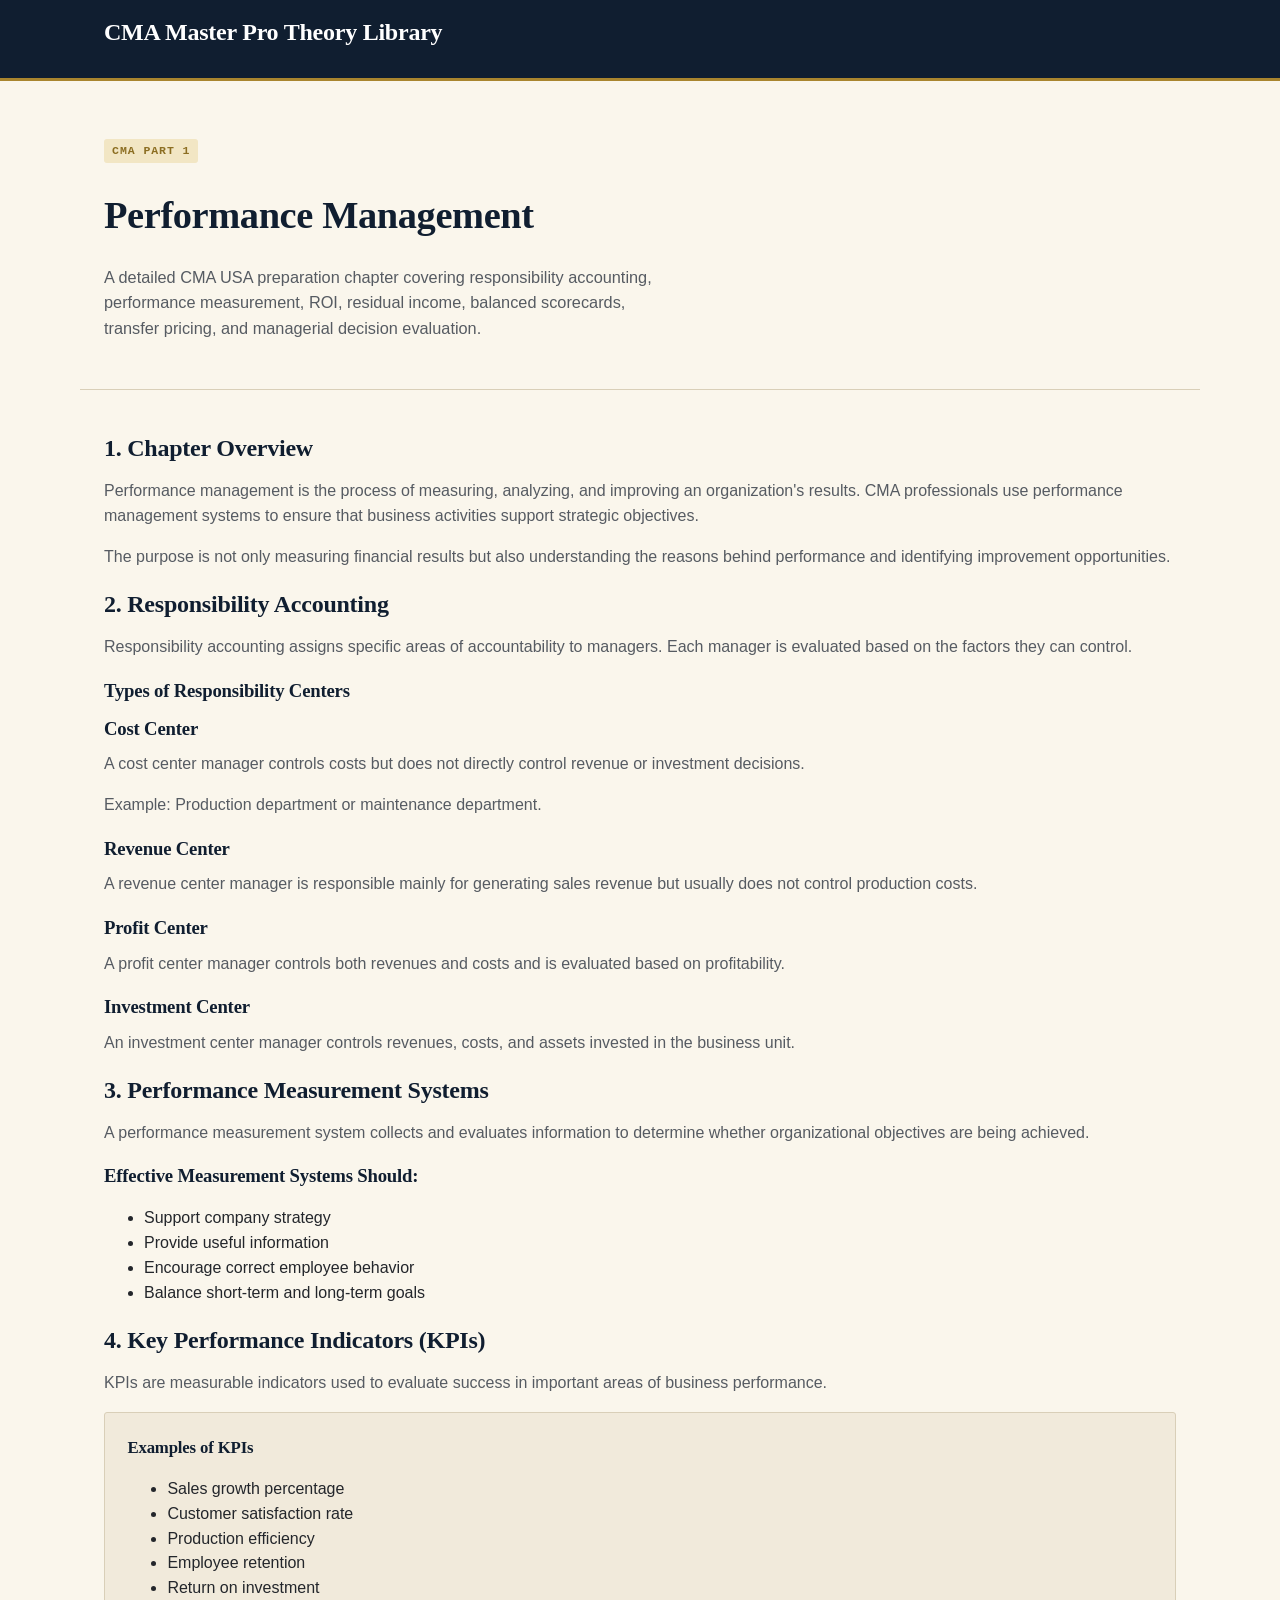
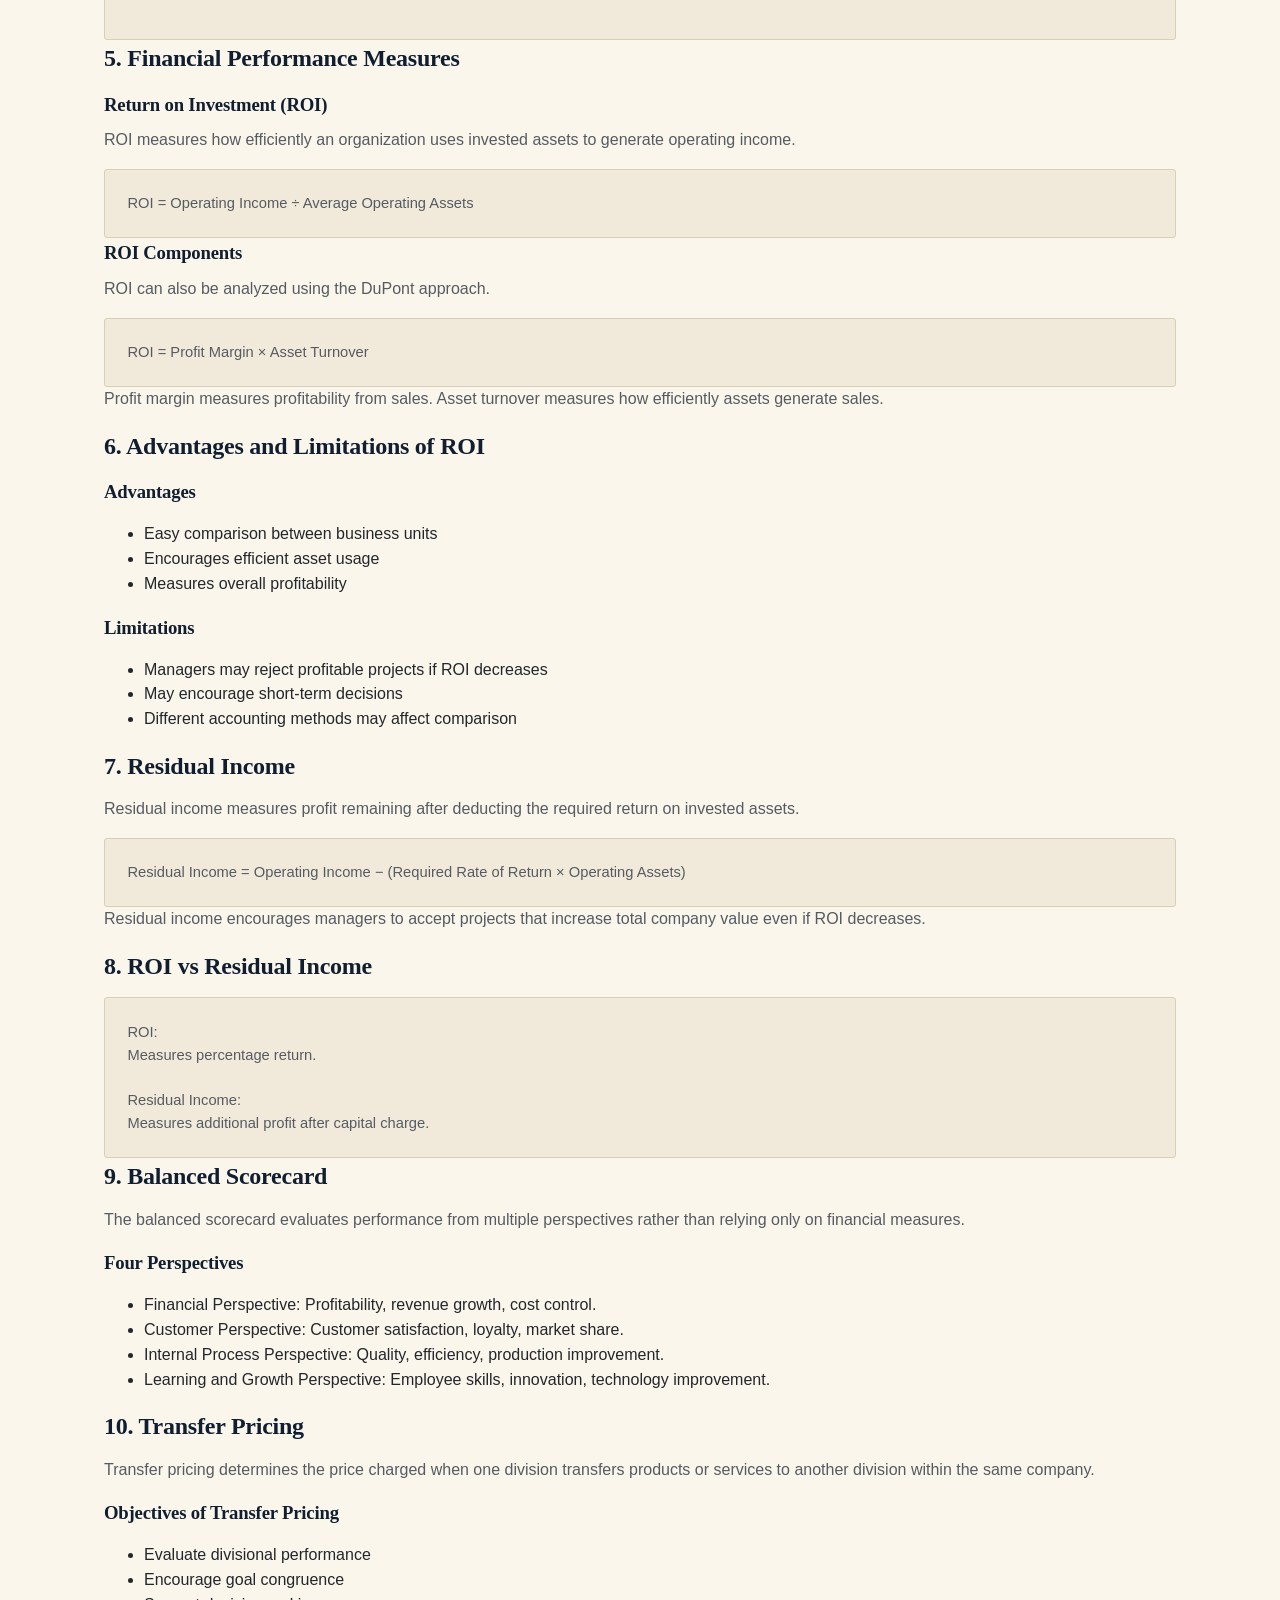
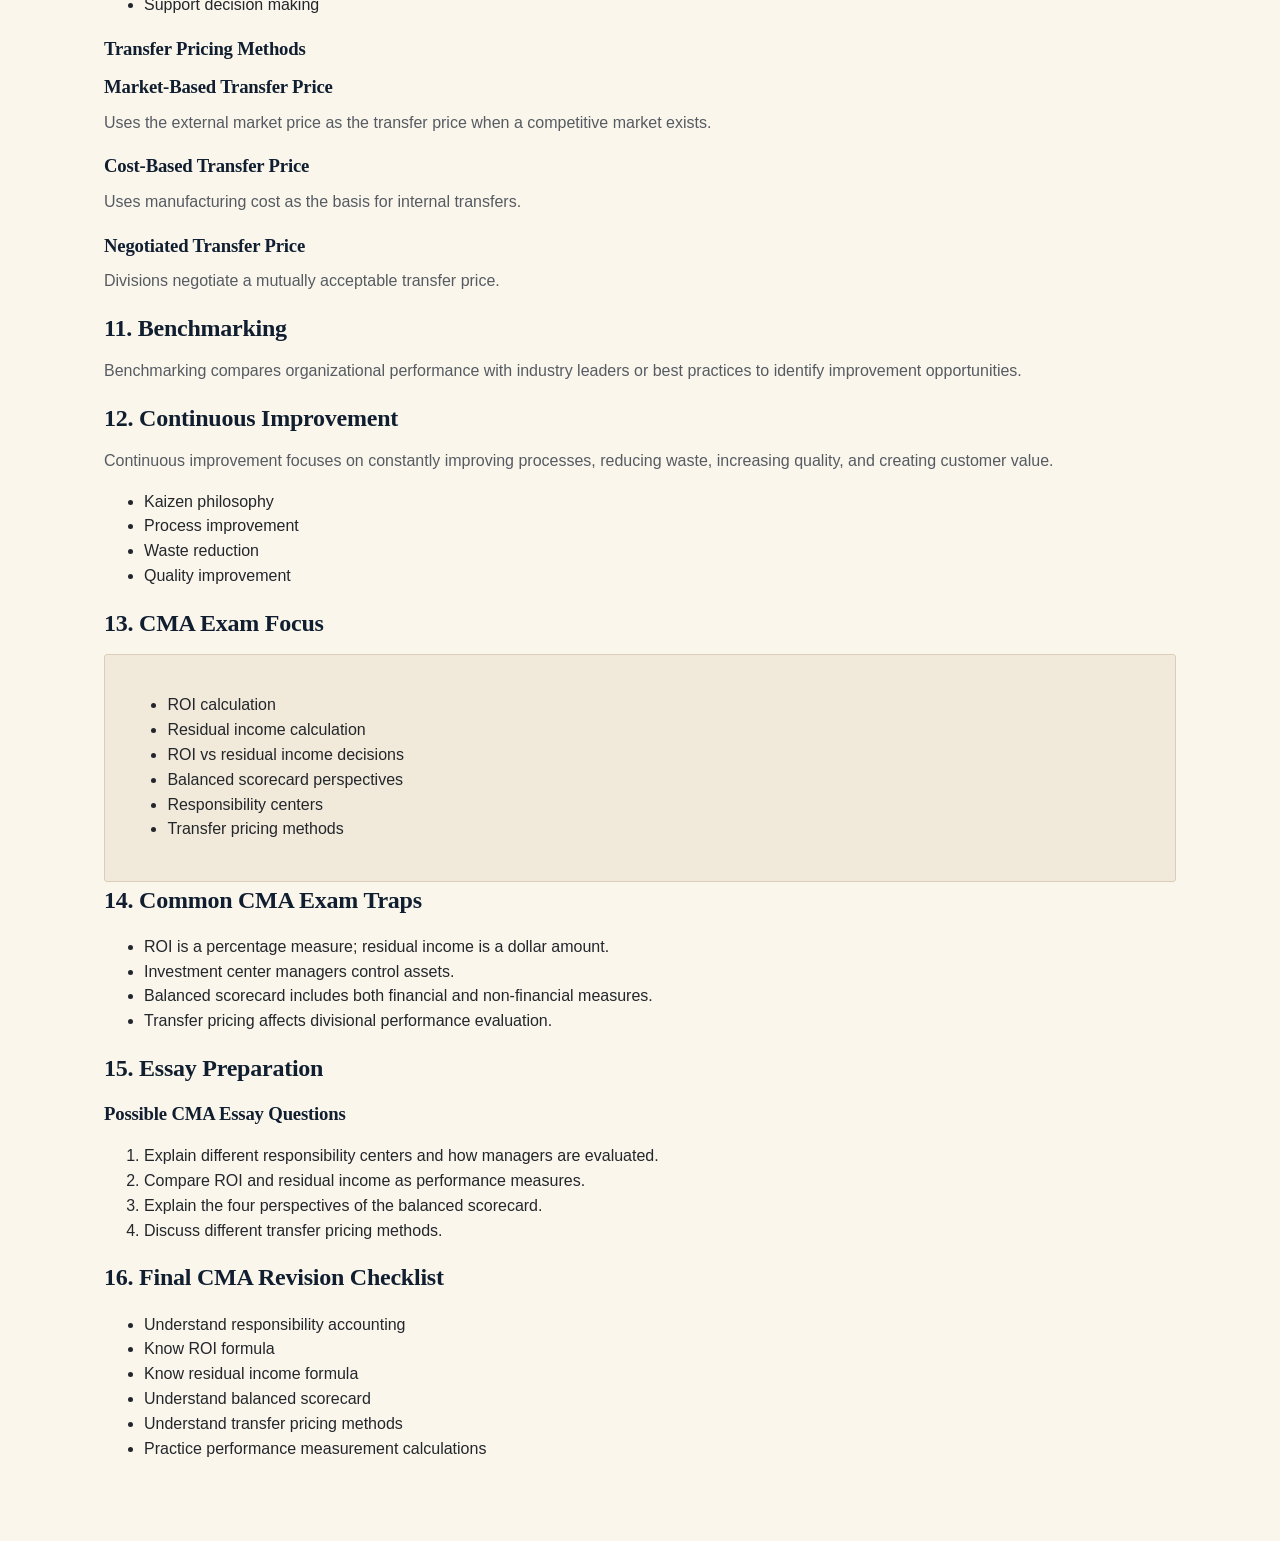
<file: theory/part1/performance_management.html>
<!DOCTYPE html>
<html lang="en">
<head>

<meta charset="UTF-8">
<meta name="viewport" content="width=device-width, initial-scale=1.0">

<title>CMA Part 1 | Performance Management | CMA Master Pro</title>

<link rel="stylesheet" href="../../style.css">

</head>

<body>

<header class="site-header">

<div class="header-inner">

<h2 style="color:white;">
CMA Master Pro Theory Library
</h2>

</div>

</header>


<main>


<section class="part-hero">

<span class="part-tag">
CMA Part 1
</span>

<h1>
Performance Management
</h1>

<p>
A detailed CMA USA preparation chapter covering responsibility accounting,
performance measurement, ROI, residual income, balanced scorecards,
transfer pricing, and managerial decision evaluation.
</p>

</section>



<section class="topic-ledger">


<h2>1. Chapter Overview</h2>

<p>
Performance management is the process of measuring, analyzing, and improving
an organization's results. CMA professionals use performance management
systems to ensure that business activities support strategic objectives.
</p>

<p>
The purpose is not only measuring financial results but also understanding
the reasons behind performance and identifying improvement opportunities.
</p>



<h2>2. Responsibility Accounting</h2>

<p>
Responsibility accounting assigns specific areas of accountability to
managers. Each manager is evaluated based on the factors they can control.
</p>


<h3>Types of Responsibility Centers</h3>


<h3>Cost Center</h3>

<p>
A cost center manager controls costs but does not directly control revenue
or investment decisions.
</p>

<p>
Example:
Production department or maintenance department.
</p>



<h3>Revenue Center</h3>

<p>
A revenue center manager is responsible mainly for generating sales revenue
but usually does not control production costs.
</p>



<h3>Profit Center</h3>

<p>
A profit center manager controls both revenues and costs and is evaluated
based on profitability.
</p>



<h3>Investment Center</h3>

<p>
An investment center manager controls revenues, costs, and assets invested
in the business unit.
</p>




<h2>3. Performance Measurement Systems</h2>

<p>
A performance measurement system collects and evaluates information to
determine whether organizational objectives are being achieved.
</p>


<h3>Effective Measurement Systems Should:</h3>

<ul>

<li>Support company strategy</li>

<li>Provide useful information</li>

<li>Encourage correct employee behavior</li>

<li>Balance short-term and long-term goals</li>

</ul>




<h2>4. Key Performance Indicators (KPIs)</h2>

<p>
KPIs are measurable indicators used to evaluate success in important areas
of business performance.
</p>


<div class="feature-card">

<h3>Examples of KPIs</h3>

<ul>

<li>Sales growth percentage</li>

<li>Customer satisfaction rate</li>

<li>Production efficiency</li>

<li>Employee retention</li>

<li>Return on investment</li>

</ul>

</div>




<h2>5. Financial Performance Measures</h2>


<h3>Return on Investment (ROI)</h3>

<p>
ROI measures how efficiently an organization uses invested assets to generate
operating income.
</p>


<div class="feature-card">

<p>
ROI = Operating Income ÷ Average Operating Assets
</p>

</div>



<h3>ROI Components</h3>

<p>
ROI can also be analyzed using the DuPont approach.
</p>


<div class="feature-card">

<p>
ROI = Profit Margin × Asset Turnover
</p>

</div>


<p>
Profit margin measures profitability from sales.
Asset turnover measures how efficiently assets generate sales.
</p>




<h2>6. Advantages and Limitations of ROI</h2>


<h3>Advantages</h3>

<ul>

<li>Easy comparison between business units</li>

<li>Encourages efficient asset usage</li>

<li>Measures overall profitability</li>

</ul>


<h3>Limitations</h3>

<ul>

<li>Managers may reject profitable projects if ROI decreases</li>

<li>May encourage short-term decisions</li>

<li>Different accounting methods may affect comparison</li>

</ul>




<h2>7. Residual Income</h2>

<p>
Residual income measures profit remaining after deducting the required
return on invested assets.
</p>


<div class="feature-card">

<p>
Residual Income =
Operating Income − (Required Rate of Return × Operating Assets)
</p>

</div>


<p>
Residual income encourages managers to accept projects that increase total
company value even if ROI decreases.
</p>




<h2>8. ROI vs Residual Income</h2>


<div class="feature-card">

<p>

ROI:
<br>
Measures percentage return.

<br><br>

Residual Income:
<br>
Measures additional profit after capital charge.

</p>

</div>




<h2>9. Balanced Scorecard</h2>

<p>
The balanced scorecard evaluates performance from multiple perspectives
rather than relying only on financial measures.
</p>


<h3>Four Perspectives</h3>


<ul>

<li>
Financial Perspective:
Profitability, revenue growth, cost control.
</li>


<li>
Customer Perspective:
Customer satisfaction, loyalty, market share.
</li>


<li>
Internal Process Perspective:
Quality, efficiency, production improvement.
</li>


<li>
Learning and Growth Perspective:
Employee skills, innovation, technology improvement.
</li>


</ul>




<h2>10. Transfer Pricing</h2>

<p>
Transfer pricing determines the price charged when one division transfers
products or services to another division within the same company.
</p>



<h3>Objectives of Transfer Pricing</h3>

<ul>

<li>Evaluate divisional performance</li>

<li>Encourage goal congruence</li>

<li>Support decision making</li>

</ul>



<h3>Transfer Pricing Methods</h3>


<h3>Market-Based Transfer Price</h3>

<p>
Uses the external market price as the transfer price when a competitive
market exists.
</p>



<h3>Cost-Based Transfer Price</h3>

<p>
Uses manufacturing cost as the basis for internal transfers.
</p>



<h3>Negotiated Transfer Price</h3>

<p>
Divisions negotiate a mutually acceptable transfer price.
</p>




<h2>11. Benchmarking</h2>

<p>
Benchmarking compares organizational performance with industry leaders or
best practices to identify improvement opportunities.
</p>




<h2>12. Continuous Improvement</h2>

<p>
Continuous improvement focuses on constantly improving processes, reducing
waste, increasing quality, and creating customer value.
</p>


<ul>

<li>Kaizen philosophy</li>

<li>Process improvement</li>

<li>Waste reduction</li>

<li>Quality improvement</li>

</ul>




<h2>13. CMA Exam Focus</h2>


<div class="feature-card">

<ul>

<li>ROI calculation</li>

<li>Residual income calculation</li>

<li>ROI vs residual income decisions</li>

<li>Balanced scorecard perspectives</li>

<li>Responsibility centers</li>

<li>Transfer pricing methods</li>

</ul>

</div>




<h2>14. Common CMA Exam Traps</h2>


<ul>

<li>
ROI is a percentage measure; residual income is a dollar amount.
</li>

<li>
Investment center managers control assets.
</li>

<li>
Balanced scorecard includes both financial and non-financial measures.
</li>

<li>
Transfer pricing affects divisional performance evaluation.
</li>

</ul>




<h2>15. Essay Preparation</h2>


<h3>Possible CMA Essay Questions</h3>


<ol>

<li>
Explain different responsibility centers and how managers are evaluated.
</li>

<li>
Compare ROI and residual income as performance measures.
</li>

<li>
Explain the four perspectives of the balanced scorecard.
</li>

<li>
Discuss different transfer pricing methods.
</li>

</ol>




<h2>16. Final CMA Revision Checklist</h2>


<ul>

<li>Understand responsibility accounting</li>

<li>Know ROI formula</li>

<li>Know residual income formula</li>

<li>Understand balanced scorecard</li>

<li>Understand transfer pricing methods</li>

<li>Practice performance measurement calculations</li>

</ul>


</section>


</main>


</body>

</html>
</file>
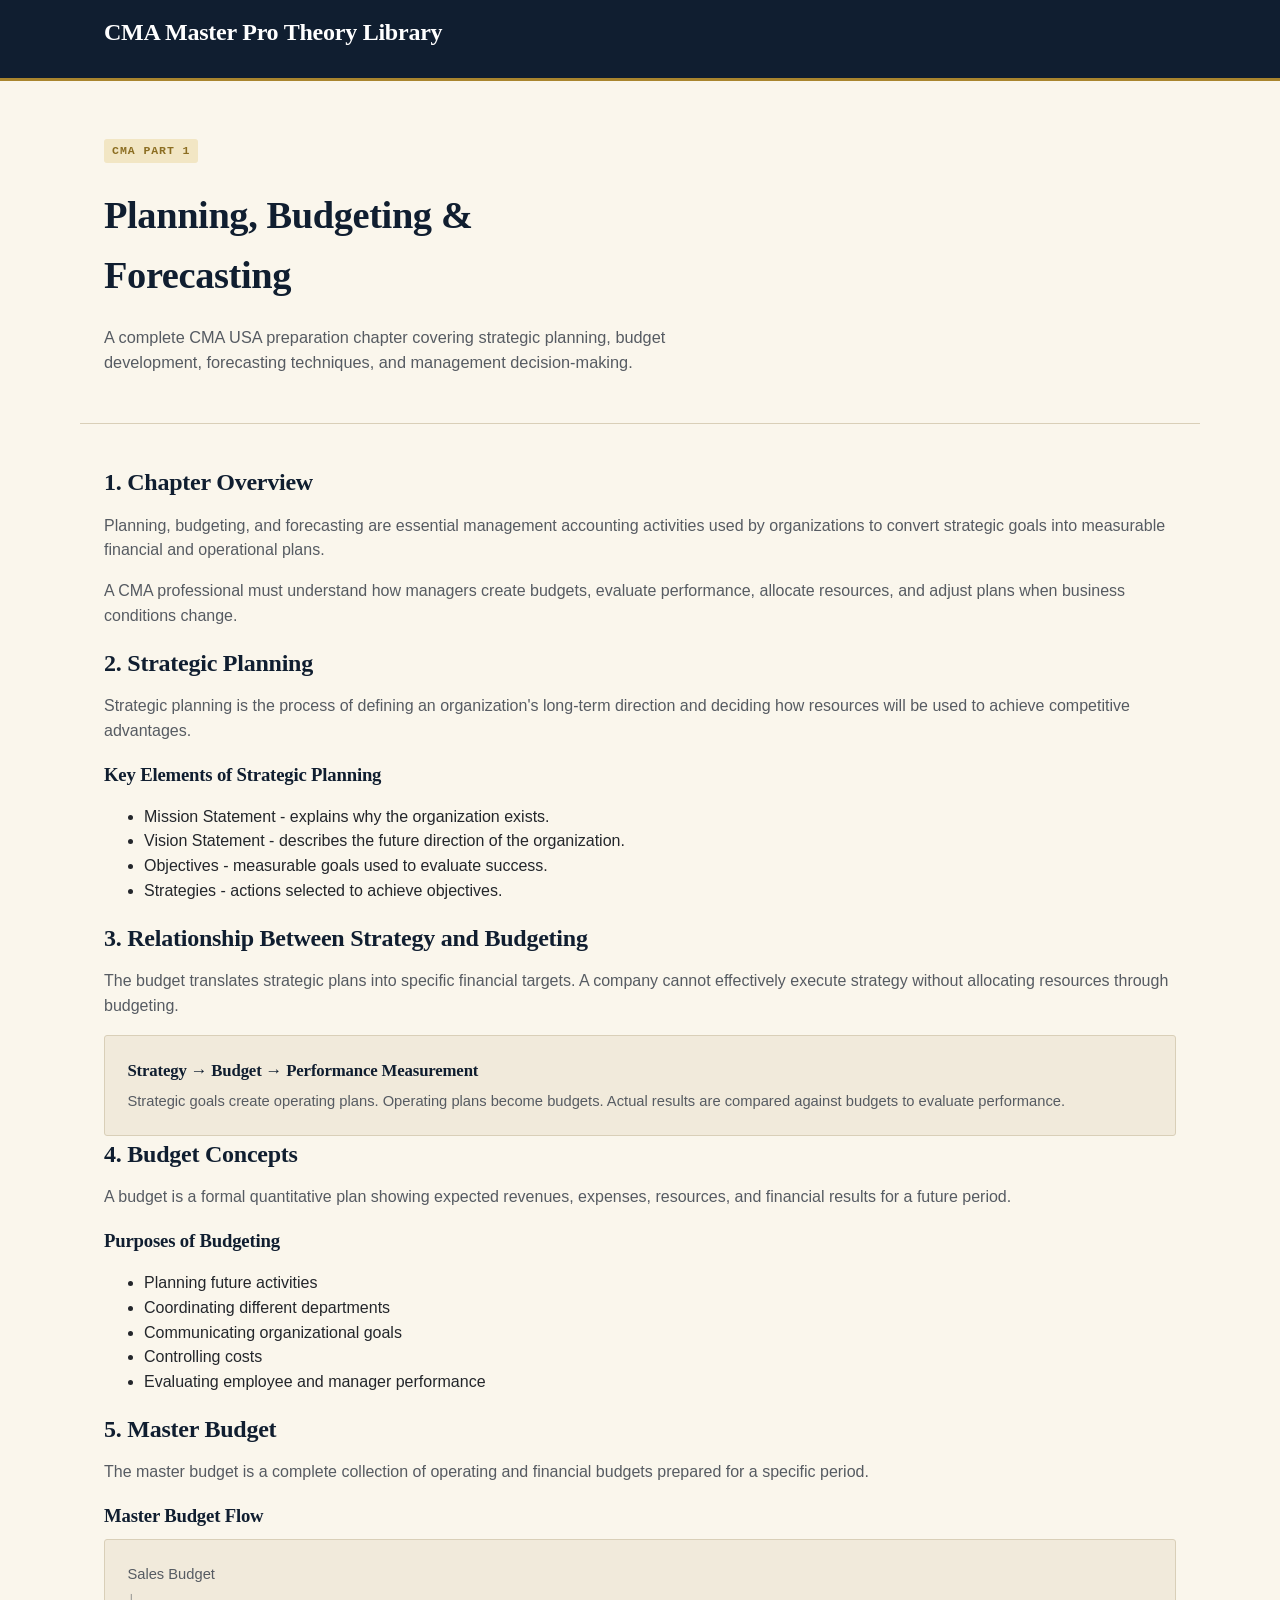
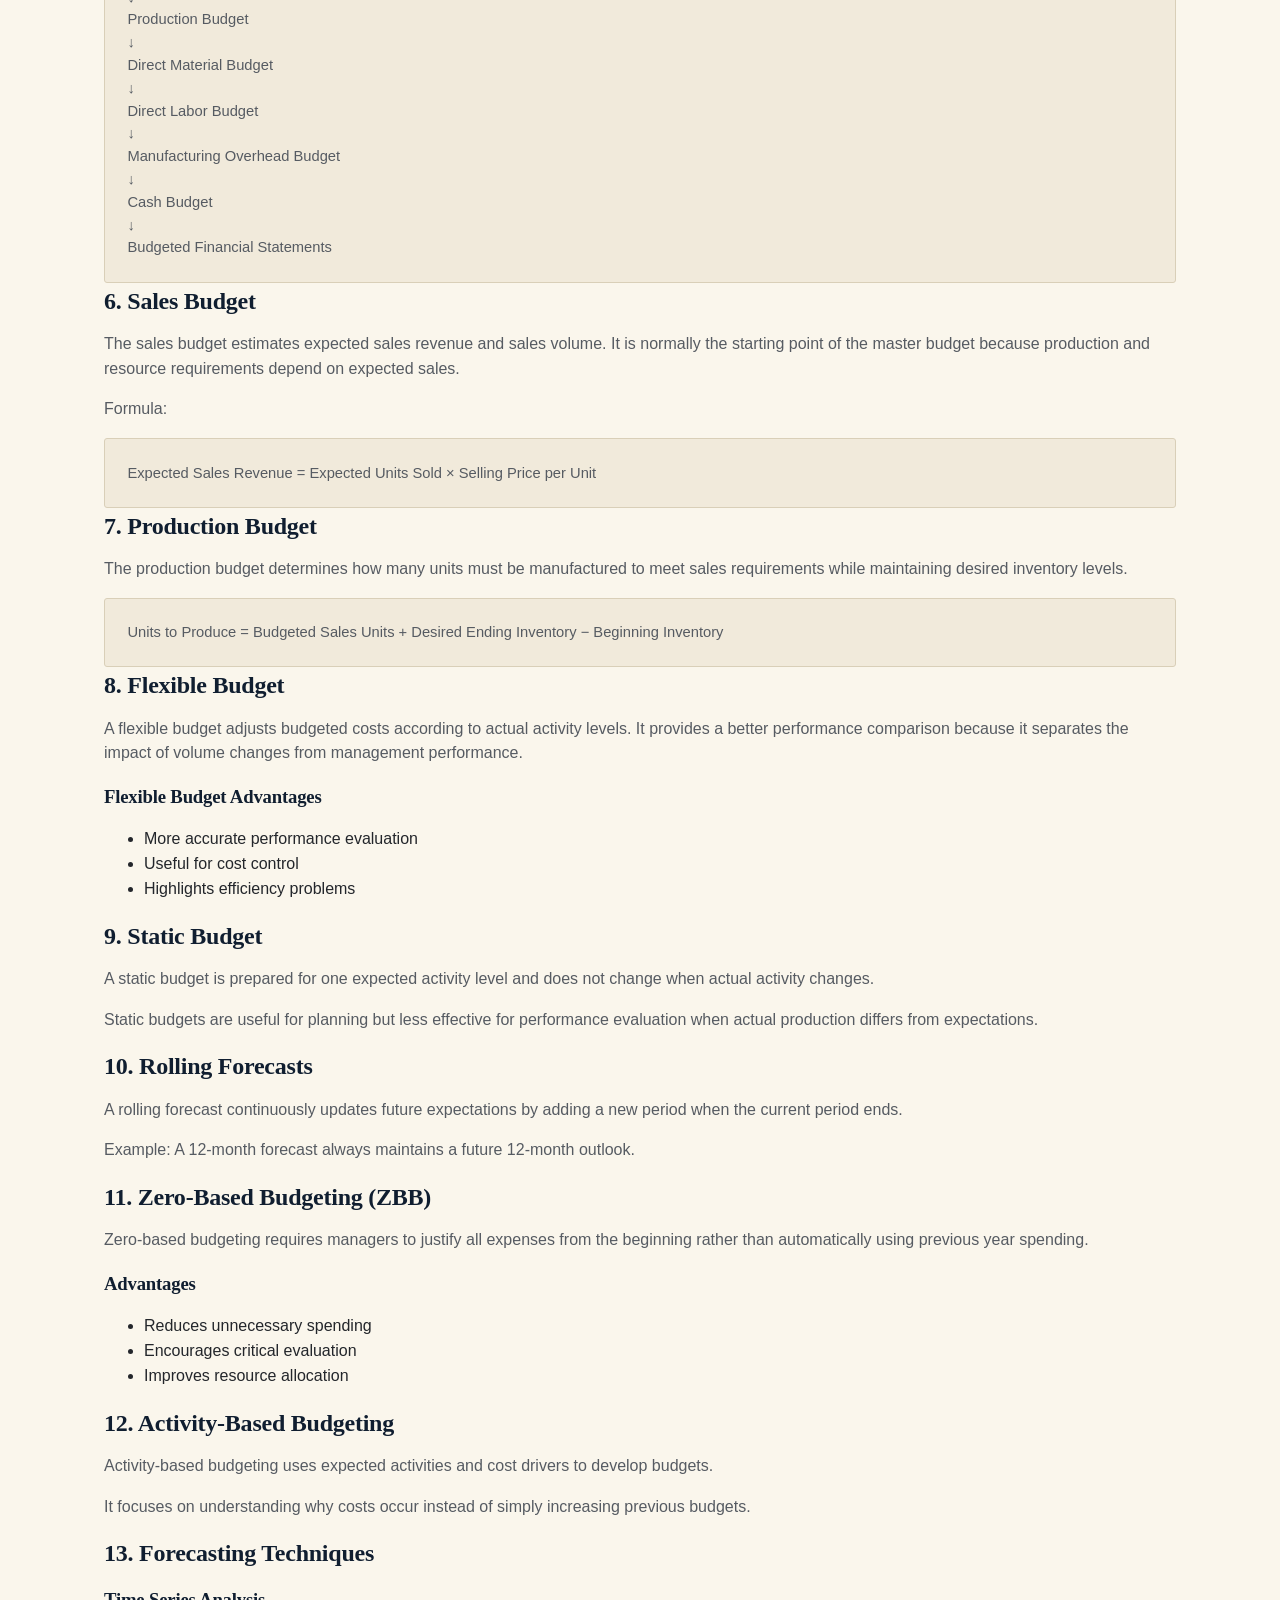
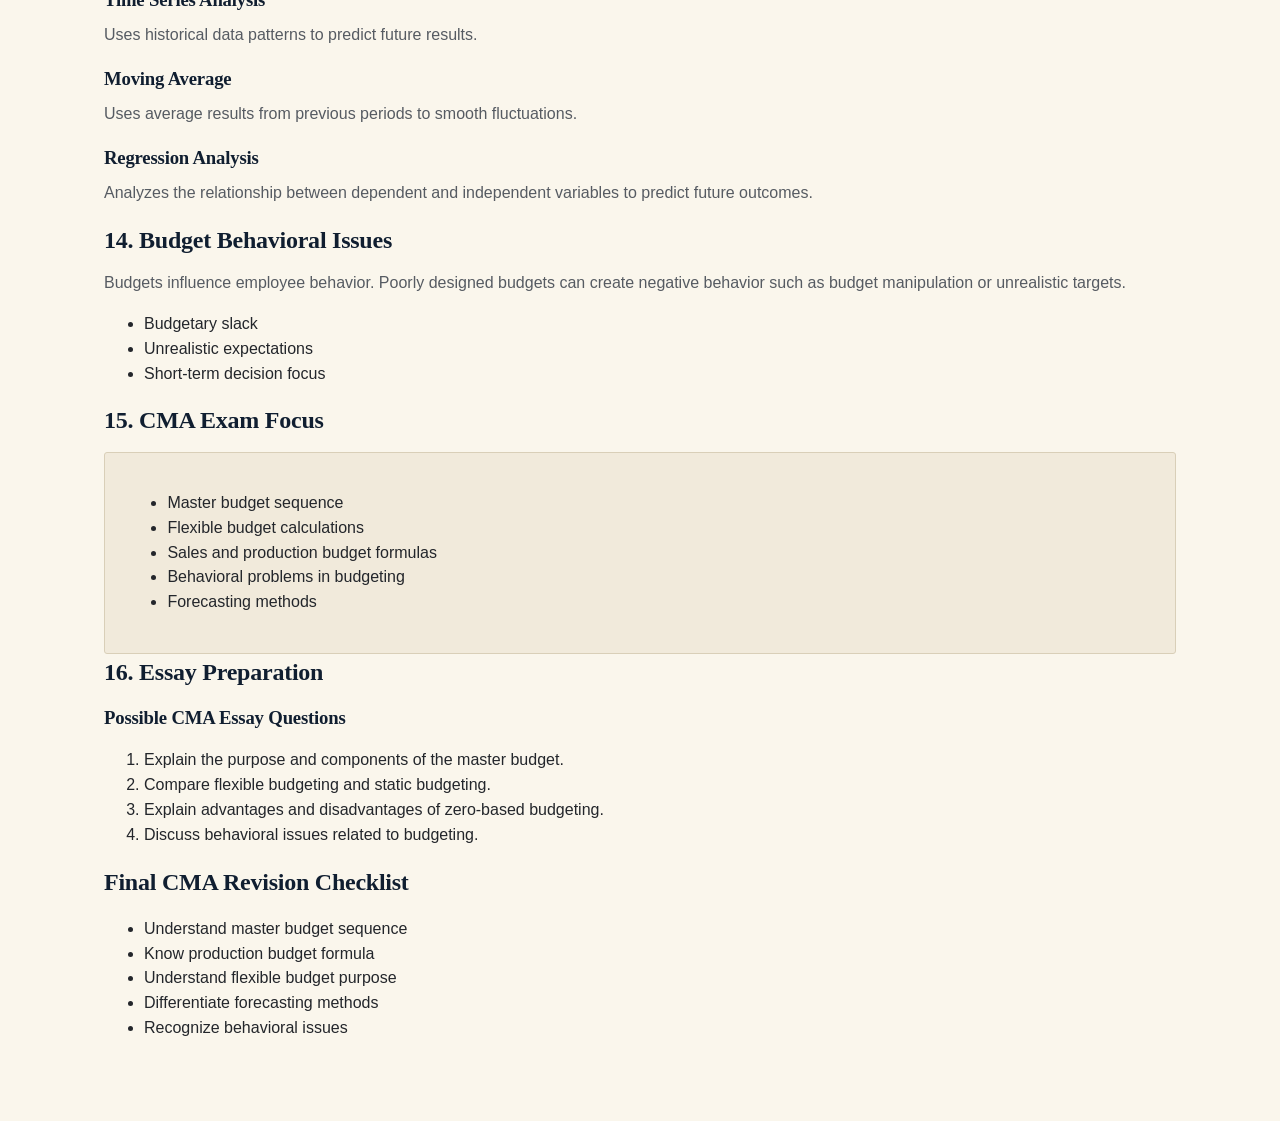
<file: theory/part1/planning_budgeting_forecasting.html>
<!DOCTYPE html>
<html lang="en">
<head>
<meta charset="UTF-8">
<meta name="viewport" content="width=device-width, initial-scale=1.0">

<title>CMA Part 1 | Planning, Budgeting & Forecasting | CMA Master Pro</title>

<link rel="stylesheet" href="../../style.css">

</head>

<body>

<header class="site-header">
<div class="header-inner">

<h2 style="color:white;">
CMA Master Pro Theory Library
</h2>

</div>
</header>


<main>

<section class="part-hero">

<span class="part-tag">
CMA Part 1
</span>

<h1>
Planning, Budgeting & Forecasting
</h1>

<p>
A complete CMA USA preparation chapter covering strategic planning,
budget development, forecasting techniques, and management decision-making.
</p>

</section>



<section class="topic-ledger">


<h2>1. Chapter Overview</h2>

<p>
Planning, budgeting, and forecasting are essential management accounting
activities used by organizations to convert strategic goals into measurable
financial and operational plans.
</p>

<p>
A CMA professional must understand how managers create budgets, evaluate
performance, allocate resources, and adjust plans when business conditions
change.
</p>



<h2>2. Strategic Planning</h2>

<p>
Strategic planning is the process of defining an organization's long-term
direction and deciding how resources will be used to achieve competitive
advantages.
</p>

<h3>Key Elements of Strategic Planning</h3>

<ul>

<li>
Mission Statement - explains why the organization exists.
</li>

<li>
Vision Statement - describes the future direction of the organization.
</li>

<li>
Objectives - measurable goals used to evaluate success.
</li>

<li>
Strategies - actions selected to achieve objectives.
</li>

</ul>



<h2>3. Relationship Between Strategy and Budgeting</h2>

<p>
The budget translates strategic plans into specific financial targets.
A company cannot effectively execute strategy without allocating resources
through budgeting.
</p>


<div class="feature-card">

<h3>Strategy → Budget → Performance Measurement</h3>

<p>
Strategic goals create operating plans. Operating plans become budgets.
Actual results are compared against budgets to evaluate performance.
</p>

</div>




<h2>4. Budget Concepts</h2>

<p>
A budget is a formal quantitative plan showing expected revenues,
expenses, resources, and financial results for a future period.
</p>


<h3>Purposes of Budgeting</h3>

<ul>

<li>Planning future activities</li>

<li>Coordinating different departments</li>

<li>Communicating organizational goals</li>

<li>Controlling costs</li>

<li>Evaluating employee and manager performance</li>

</ul>



<h2>5. Master Budget</h2>

<p>
The master budget is a complete collection of operating and financial
budgets prepared for a specific period.
</p>


<h3>Master Budget Flow</h3>


<div class="feature-card">

<p>

Sales Budget
<br>
↓
<br>
Production Budget
<br>
↓
<br>
Direct Material Budget
<br>
↓
<br>
Direct Labor Budget
<br>
↓
<br>
Manufacturing Overhead Budget
<br>
↓
<br>
Cash Budget
<br>
↓
<br>
Budgeted Financial Statements

</p>

</div>




<h2>6. Sales Budget</h2>

<p>
The sales budget estimates expected sales revenue and sales volume.
It is normally the starting point of the master budget because production
and resource requirements depend on expected sales.
</p>


<p>
Formula:
</p>

<div class="feature-card">

<p>
Expected Sales Revenue =
Expected Units Sold × Selling Price per Unit
</p>

</div>



<h2>7. Production Budget</h2>

<p>
The production budget determines how many units must be manufactured to meet
sales requirements while maintaining desired inventory levels.
</p>


<div class="feature-card">

<p>
Units to Produce =
Budgeted Sales Units
+ Desired Ending Inventory
− Beginning Inventory
</p>

</div>




<h2>8. Flexible Budget</h2>

<p>
A flexible budget adjusts budgeted costs according to actual activity levels.
It provides a better performance comparison because it separates the impact
of volume changes from management performance.
</p>


<h3>Flexible Budget Advantages</h3>

<ul>

<li>More accurate performance evaluation</li>

<li>Useful for cost control</li>

<li>Highlights efficiency problems</li>

</ul>




<h2>9. Static Budget</h2>

<p>
A static budget is prepared for one expected activity level and does not
change when actual activity changes.
</p>


<p>
Static budgets are useful for planning but less effective for performance
evaluation when actual production differs from expectations.
</p>




<h2>10. Rolling Forecasts</h2>

<p>
A rolling forecast continuously updates future expectations by adding a new
period when the current period ends.
</p>

<p>
Example:
A 12-month forecast always maintains a future 12-month outlook.
</p>




<h2>11. Zero-Based Budgeting (ZBB)</h2>

<p>
Zero-based budgeting requires managers to justify all expenses from the
beginning rather than automatically using previous year spending.
</p>


<h3>Advantages</h3>

<ul>

<li>Reduces unnecessary spending</li>

<li>Encourages critical evaluation</li>

<li>Improves resource allocation</li>

</ul>



<h2>12. Activity-Based Budgeting</h2>

<p>
Activity-based budgeting uses expected activities and cost drivers to
develop budgets.
</p>

<p>
It focuses on understanding why costs occur instead of simply increasing
previous budgets.
</p>




<h2>13. Forecasting Techniques</h2>


<h3>Time Series Analysis</h3>

<p>
Uses historical data patterns to predict future results.
</p>


<h3>Moving Average</h3>

<p>
Uses average results from previous periods to smooth fluctuations.
</p>


<h3>Regression Analysis</h3>

<p>
Analyzes the relationship between dependent and independent variables to
predict future outcomes.
</p>




<h2>14. Budget Behavioral Issues</h2>

<p>
Budgets influence employee behavior. Poorly designed budgets can create
negative behavior such as budget manipulation or unrealistic targets.
</p>


<ul>

<li>Budgetary slack</li>

<li>Unrealistic expectations</li>

<li>Short-term decision focus</li>

</ul>




<h2>15. CMA Exam Focus</h2>

<div class="feature-card">

<ul>

<li>Master budget sequence</li>

<li>Flexible budget calculations</li>

<li>Sales and production budget formulas</li>

<li>Behavioral problems in budgeting</li>

<li>Forecasting methods</li>

</ul>

</div>




<h2>16. Essay Preparation</h2>


<h3>Possible CMA Essay Questions</h3>

<ol>

<li>
Explain the purpose and components of the master budget.
</li>

<li>
Compare flexible budgeting and static budgeting.
</li>

<li>
Explain advantages and disadvantages of zero-based budgeting.
</li>

<li>
Discuss behavioral issues related to budgeting.
</li>

</ol>




<h2>Final CMA Revision Checklist</h2>

<ul>

<li>Understand master budget sequence</li>

<li>Know production budget formula</li>

<li>Understand flexible budget purpose</li>

<li>Differentiate forecasting methods</li>

<li>Recognize behavioral issues</li>

</ul>


</section>

</main>


</body>
</html>
</file>
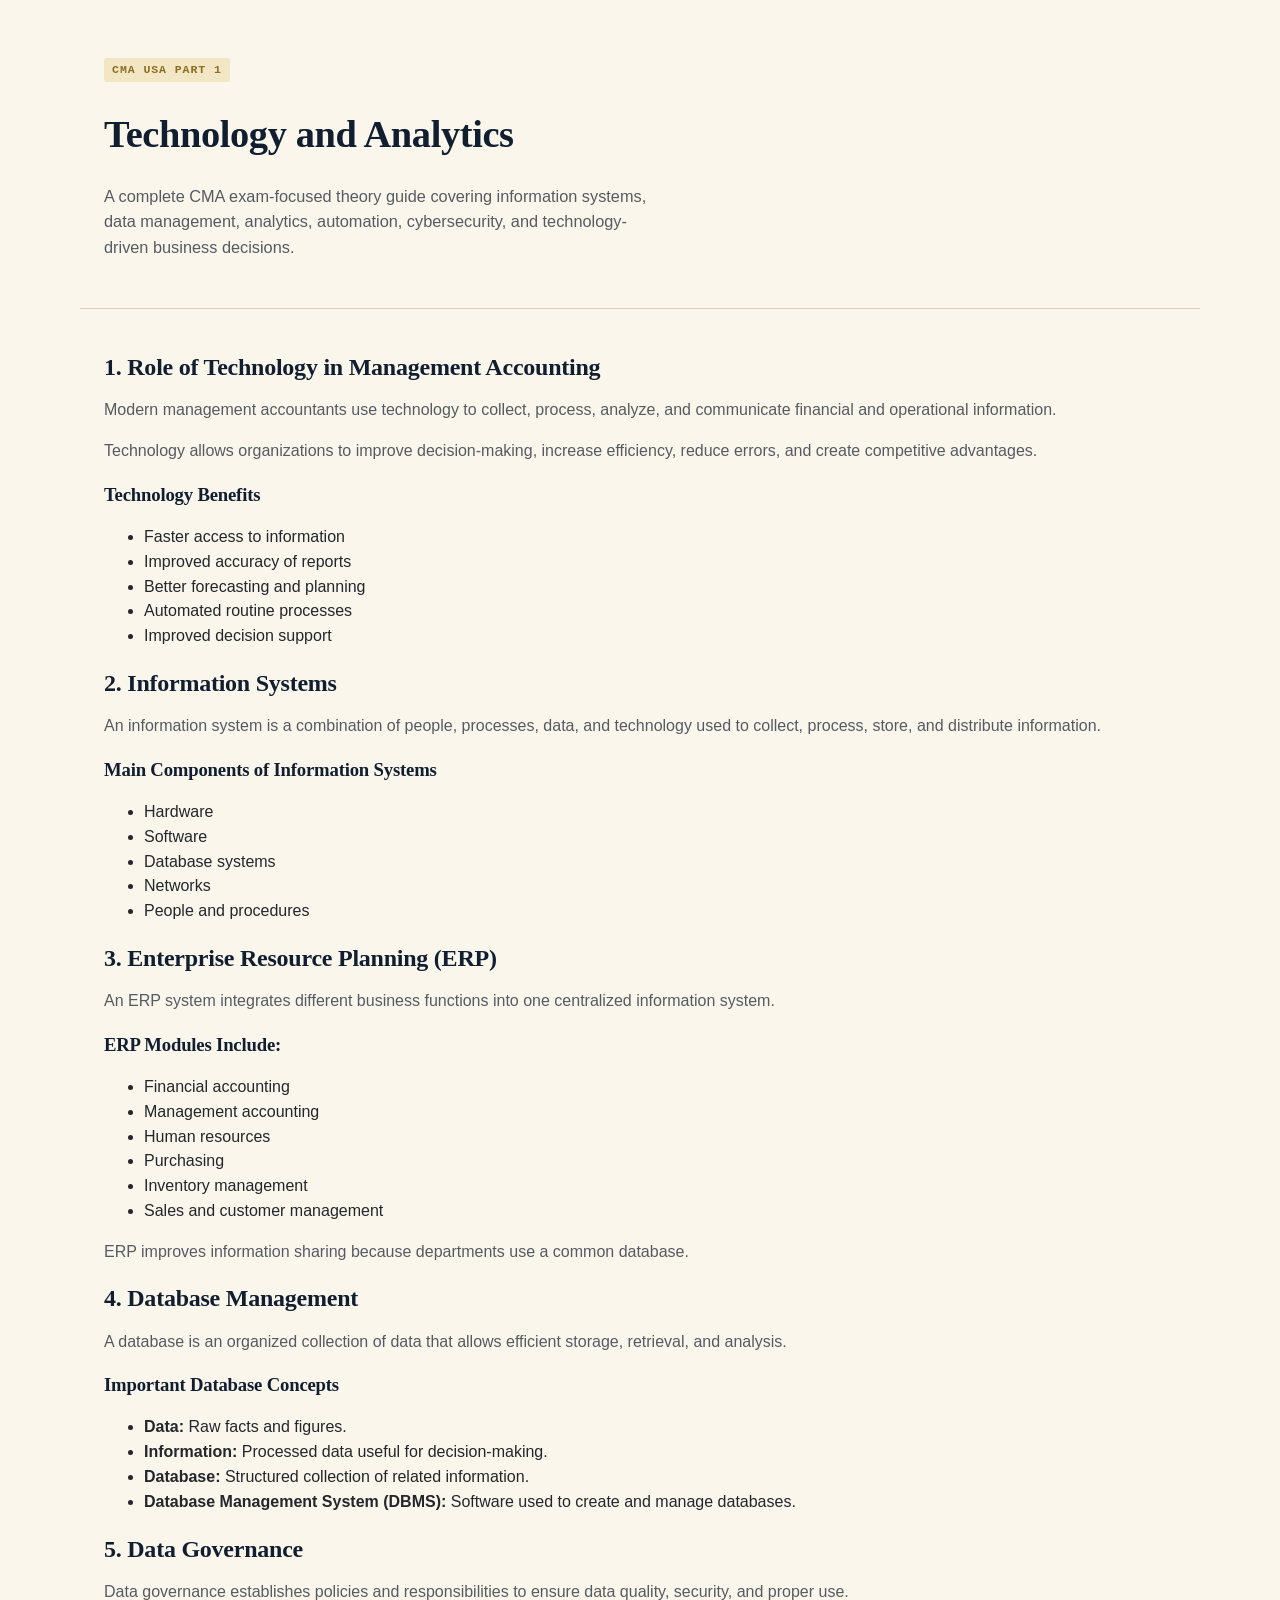
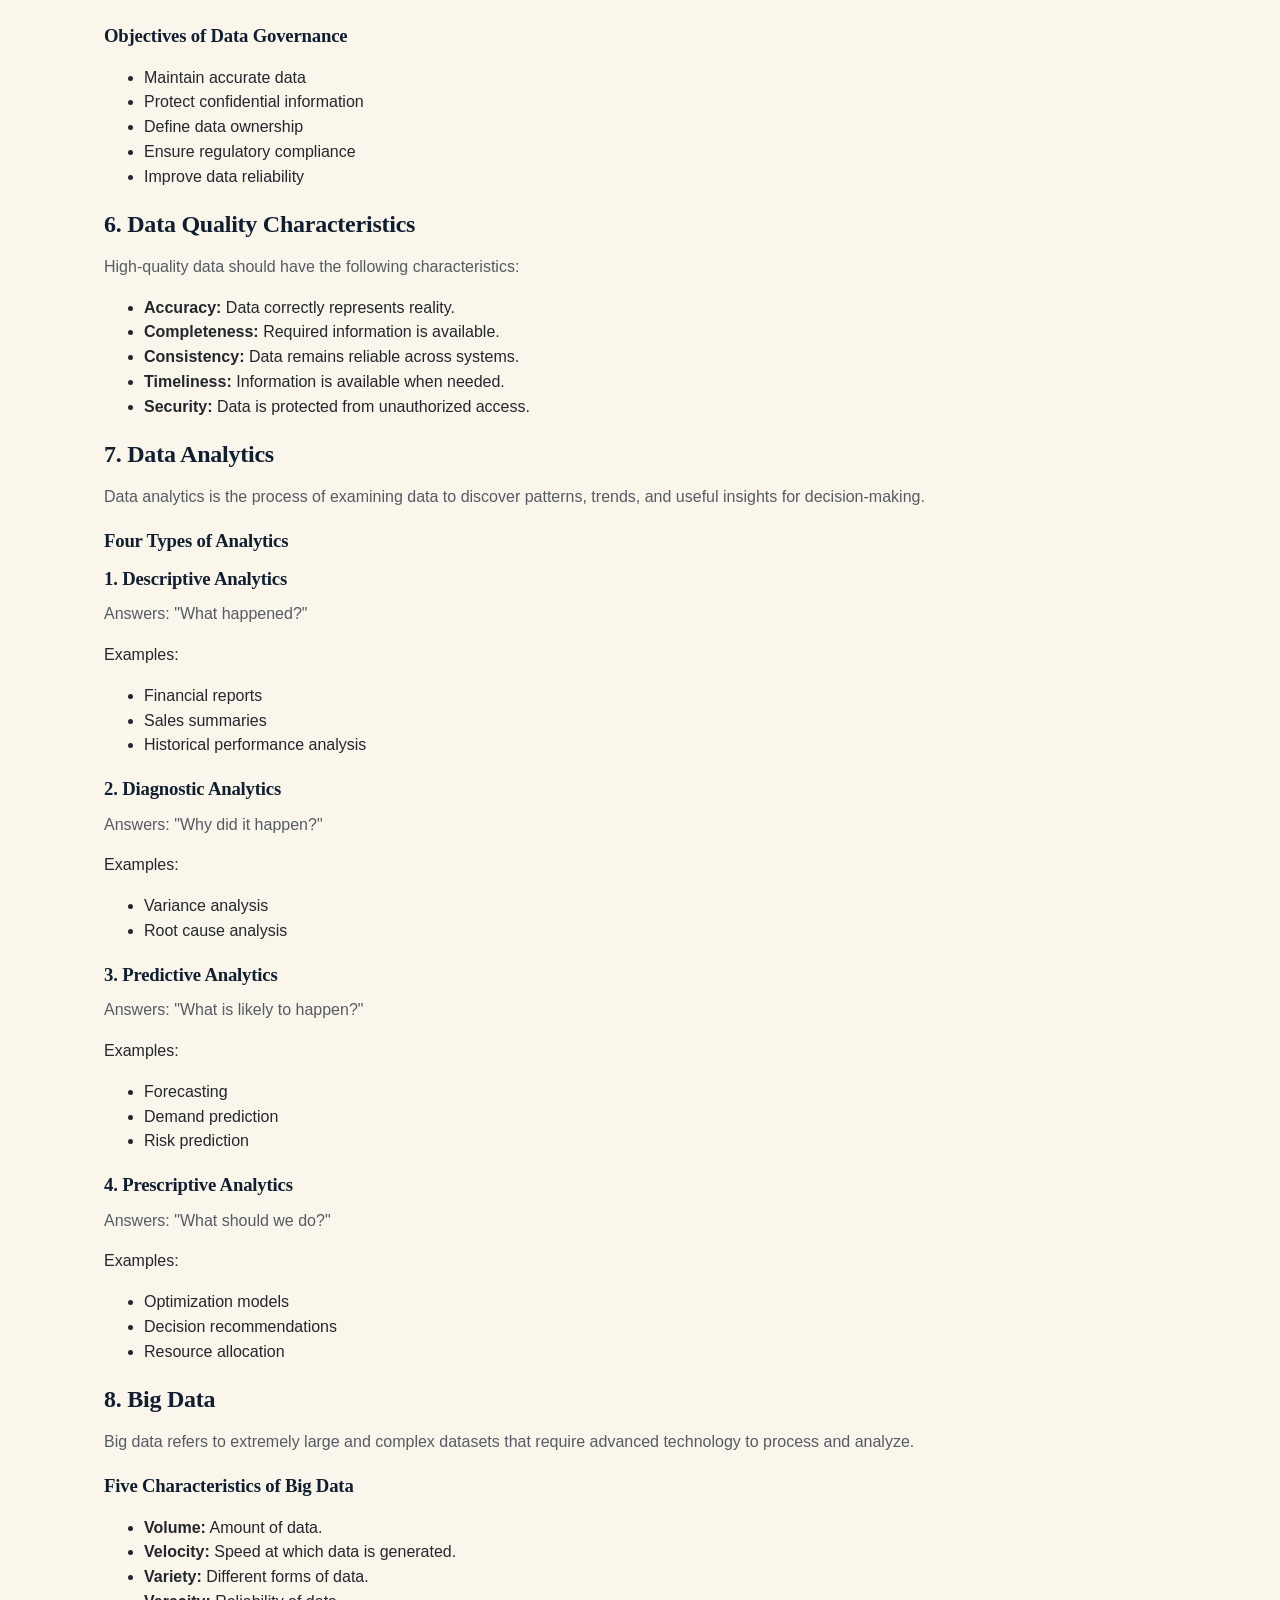
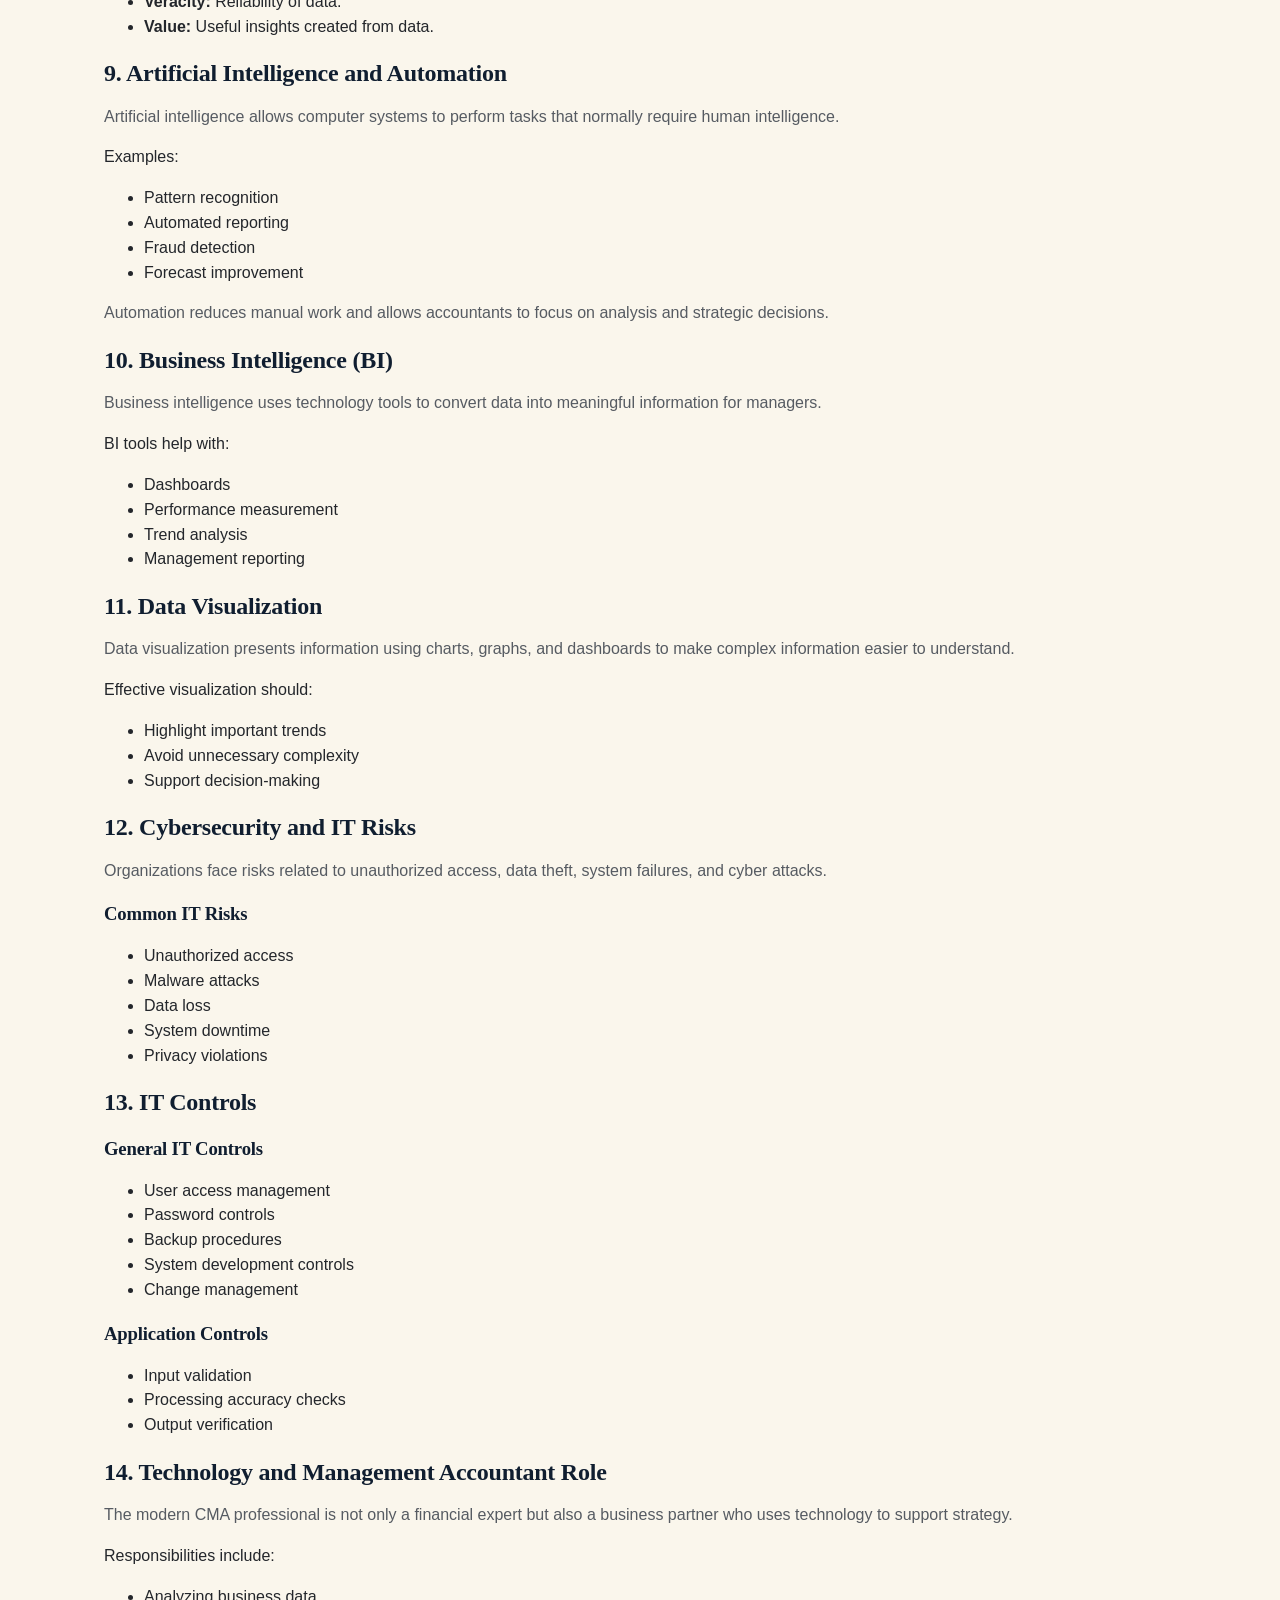
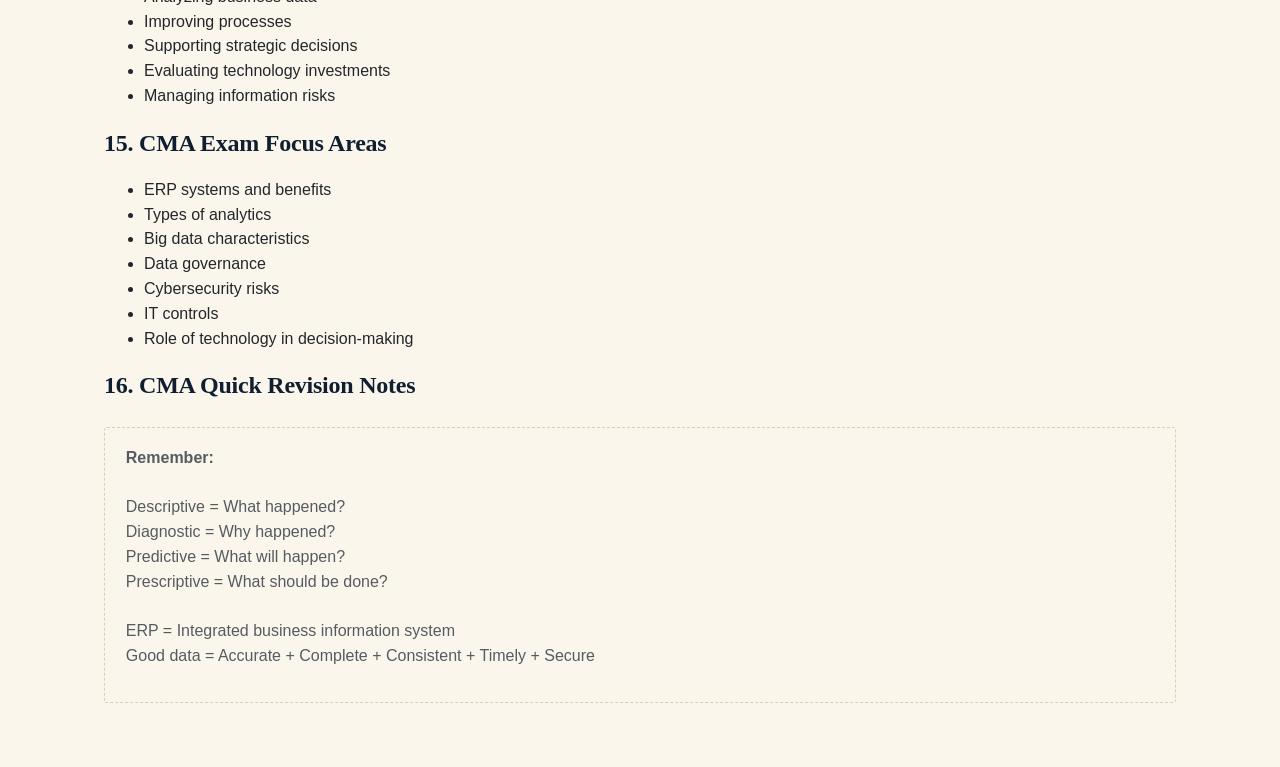
<file: theory/part1/technology_analytics.html>
<!DOCTYPE html>
<html>
<head>
<title>CMA Part 1 - Technology and Analytics</title>
<link rel="stylesheet" href="../../style.css">
</head>

<body>

<section class="part-hero">

<span class="part-tag">CMA USA Part 1</span>

<h1>Technology and Analytics</h1>

<p>
A complete CMA exam-focused theory guide covering information systems,
data management, analytics, automation, cybersecurity, and technology-driven
business decisions.
</p>

</section>


<section class="topic-ledger">


<h2>1. Role of Technology in Management Accounting</h2>

<p>
Modern management accountants use technology to collect, process, analyze,
and communicate financial and operational information.
</p>

<p>
Technology allows organizations to improve decision-making, increase efficiency,
reduce errors, and create competitive advantages.
</p>


<h3>Technology Benefits</h3>

<ul>
<li>Faster access to information</li>
<li>Improved accuracy of reports</li>
<li>Better forecasting and planning</li>
<li>Automated routine processes</li>
<li>Improved decision support</li>
</ul>



<h2>2. Information Systems</h2>

<p>
An information system is a combination of people, processes, data, and technology
used to collect, process, store, and distribute information.
</p>


<h3>Main Components of Information Systems</h3>

<ul>
<li>Hardware</li>
<li>Software</li>
<li>Database systems</li>
<li>Networks</li>
<li>People and procedures</li>
</ul>



<h2>3. Enterprise Resource Planning (ERP)</h2>

<p>
An ERP system integrates different business functions into one centralized
information system.
</p>


<h3>ERP Modules Include:</h3>

<ul>
<li>Financial accounting</li>
<li>Management accounting</li>
<li>Human resources</li>
<li>Purchasing</li>
<li>Inventory management</li>
<li>Sales and customer management</li>
</ul>


<p>
ERP improves information sharing because departments use a common database.
</p>



<h2>4. Database Management</h2>

<p>
A database is an organized collection of data that allows efficient storage,
retrieval, and analysis.
</p>


<h3>Important Database Concepts</h3>

<ul>

<li>
<strong>Data:</strong> Raw facts and figures.
</li>

<li>
<strong>Information:</strong> Processed data useful for decision-making.
</li>

<li>
<strong>Database:</strong> Structured collection of related information.
</li>

<li>
<strong>Database Management System (DBMS):</strong> Software used to create and manage databases.
</li>

</ul>



<h2>5. Data Governance</h2>

<p>
Data governance establishes policies and responsibilities to ensure data quality,
security, and proper use.
</p>


<h3>Objectives of Data Governance</h3>

<ul>

<li>Maintain accurate data</li>

<li>Protect confidential information</li>

<li>Define data ownership</li>

<li>Ensure regulatory compliance</li>

<li>Improve data reliability</li>

</ul>



<h2>6. Data Quality Characteristics</h2>

<p>
High-quality data should have the following characteristics:
</p>

<ul>

<li>
<strong>Accuracy:</strong> Data correctly represents reality.
</li>

<li>
<strong>Completeness:</strong> Required information is available.
</li>

<li>
<strong>Consistency:</strong> Data remains reliable across systems.
</li>

<li>
<strong>Timeliness:</strong> Information is available when needed.
</li>

<li>
<strong>Security:</strong> Data is protected from unauthorized access.
</li>

</ul>



<h2>7. Data Analytics</h2>

<p>
Data analytics is the process of examining data to discover patterns, trends,
and useful insights for decision-making.
</p>


<h3>Four Types of Analytics</h3>


<h3>1. Descriptive Analytics</h3>

<p>
Answers: "What happened?"
</p>

Examples:

<ul>
<li>Financial reports</li>
<li>Sales summaries</li>
<li>Historical performance analysis</li>
</ul>



<h3>2. Diagnostic Analytics</h3>

<p>
Answers: "Why did it happen?"
</p>

Examples:

<ul>
<li>Variance analysis</li>
<li>Root cause analysis</li>
</ul>



<h3>3. Predictive Analytics</h3>

<p>
Answers: "What is likely to happen?"
</p>

Examples:

<ul>
<li>Forecasting</li>
<li>Demand prediction</li>
<li>Risk prediction</li>
</ul>



<h3>4. Prescriptive Analytics</h3>

<p>
Answers: "What should we do?"
</p>

Examples:

<ul>
<li>Optimization models</li>
<li>Decision recommendations</li>
<li>Resource allocation</li>
</ul>



<h2>8. Big Data</h2>

<p>
Big data refers to extremely large and complex datasets that require advanced
technology to process and analyze.
</p>


<h3>Five Characteristics of Big Data</h3>

<ul>

<li>
<strong>Volume:</strong> Amount of data.
</li>

<li>
<strong>Velocity:</strong> Speed at which data is generated.
</li>

<li>
<strong>Variety:</strong> Different forms of data.
</li>

<li>
<strong>Veracity:</strong> Reliability of data.
</li>

<li>
<strong>Value:</strong> Useful insights created from data.
</li>

</ul>



<h2>9. Artificial Intelligence and Automation</h2>

<p>
Artificial intelligence allows computer systems to perform tasks that normally
require human intelligence.
</p>


Examples:

<ul>

<li>Pattern recognition</li>

<li>Automated reporting</li>

<li>Fraud detection</li>

<li>Forecast improvement</li>

</ul>


<p>
Automation reduces manual work and allows accountants to focus on analysis
and strategic decisions.
</p>



<h2>10. Business Intelligence (BI)</h2>

<p>
Business intelligence uses technology tools to convert data into meaningful
information for managers.
</p>


BI tools help with:

<ul>

<li>Dashboards</li>

<li>Performance measurement</li>

<li>Trend analysis</li>

<li>Management reporting</li>

</ul>



<h2>11. Data Visualization</h2>

<p>
Data visualization presents information using charts, graphs, and dashboards
to make complex information easier to understand.
</p>


Effective visualization should:

<ul>

<li>Highlight important trends</li>

<li>Avoid unnecessary complexity</li>

<li>Support decision-making</li>

</ul>



<h2>12. Cybersecurity and IT Risks</h2>

<p>
Organizations face risks related to unauthorized access, data theft, system
failures, and cyber attacks.
</p>


<h3>Common IT Risks</h3>

<ul>

<li>Unauthorized access</li>

<li>Malware attacks</li>

<li>Data loss</li>

<li>System downtime</li>

<li>Privacy violations</li>

</ul>



<h2>13. IT Controls</h2>


<h3>General IT Controls</h3>

<ul>

<li>User access management</li>

<li>Password controls</li>

<li>Backup procedures</li>

<li>System development controls</li>

<li>Change management</li>

</ul>


<h3>Application Controls</h3>

<ul>

<li>Input validation</li>

<li>Processing accuracy checks</li>

<li>Output verification</li>

</ul>



<h2>14. Technology and Management Accountant Role</h2>

<p>
The modern CMA professional is not only a financial expert but also a business
partner who uses technology to support strategy.
</p>


Responsibilities include:

<ul>

<li>Analyzing business data</li>

<li>Improving processes</li>

<li>Supporting strategic decisions</li>

<li>Evaluating technology investments</li>

<li>Managing information risks</li>

</ul>



<h2>15. CMA Exam Focus Areas</h2>

<ul>

<li>ERP systems and benefits</li>

<li>Types of analytics</li>

<li>Big data characteristics</li>

<li>Data governance</li>

<li>Cybersecurity risks</li>

<li>IT controls</li>

<li>Role of technology in decision-making</li>

</ul>



<h2>16. CMA Quick Revision Notes</h2>

<div class="feedback-box">

<p>

<strong>Remember:</strong>

<br><br>

Descriptive = What happened?

<br>

Diagnostic = Why happened?

<br>

Predictive = What will happen?

<br>

Prescriptive = What should be done?

<br><br>

ERP = Integrated business information system

<br>

Good data = Accurate + Complete + Consistent + Timely + Secure

</p>

</div>


</section>

</body>
</html>
</file>
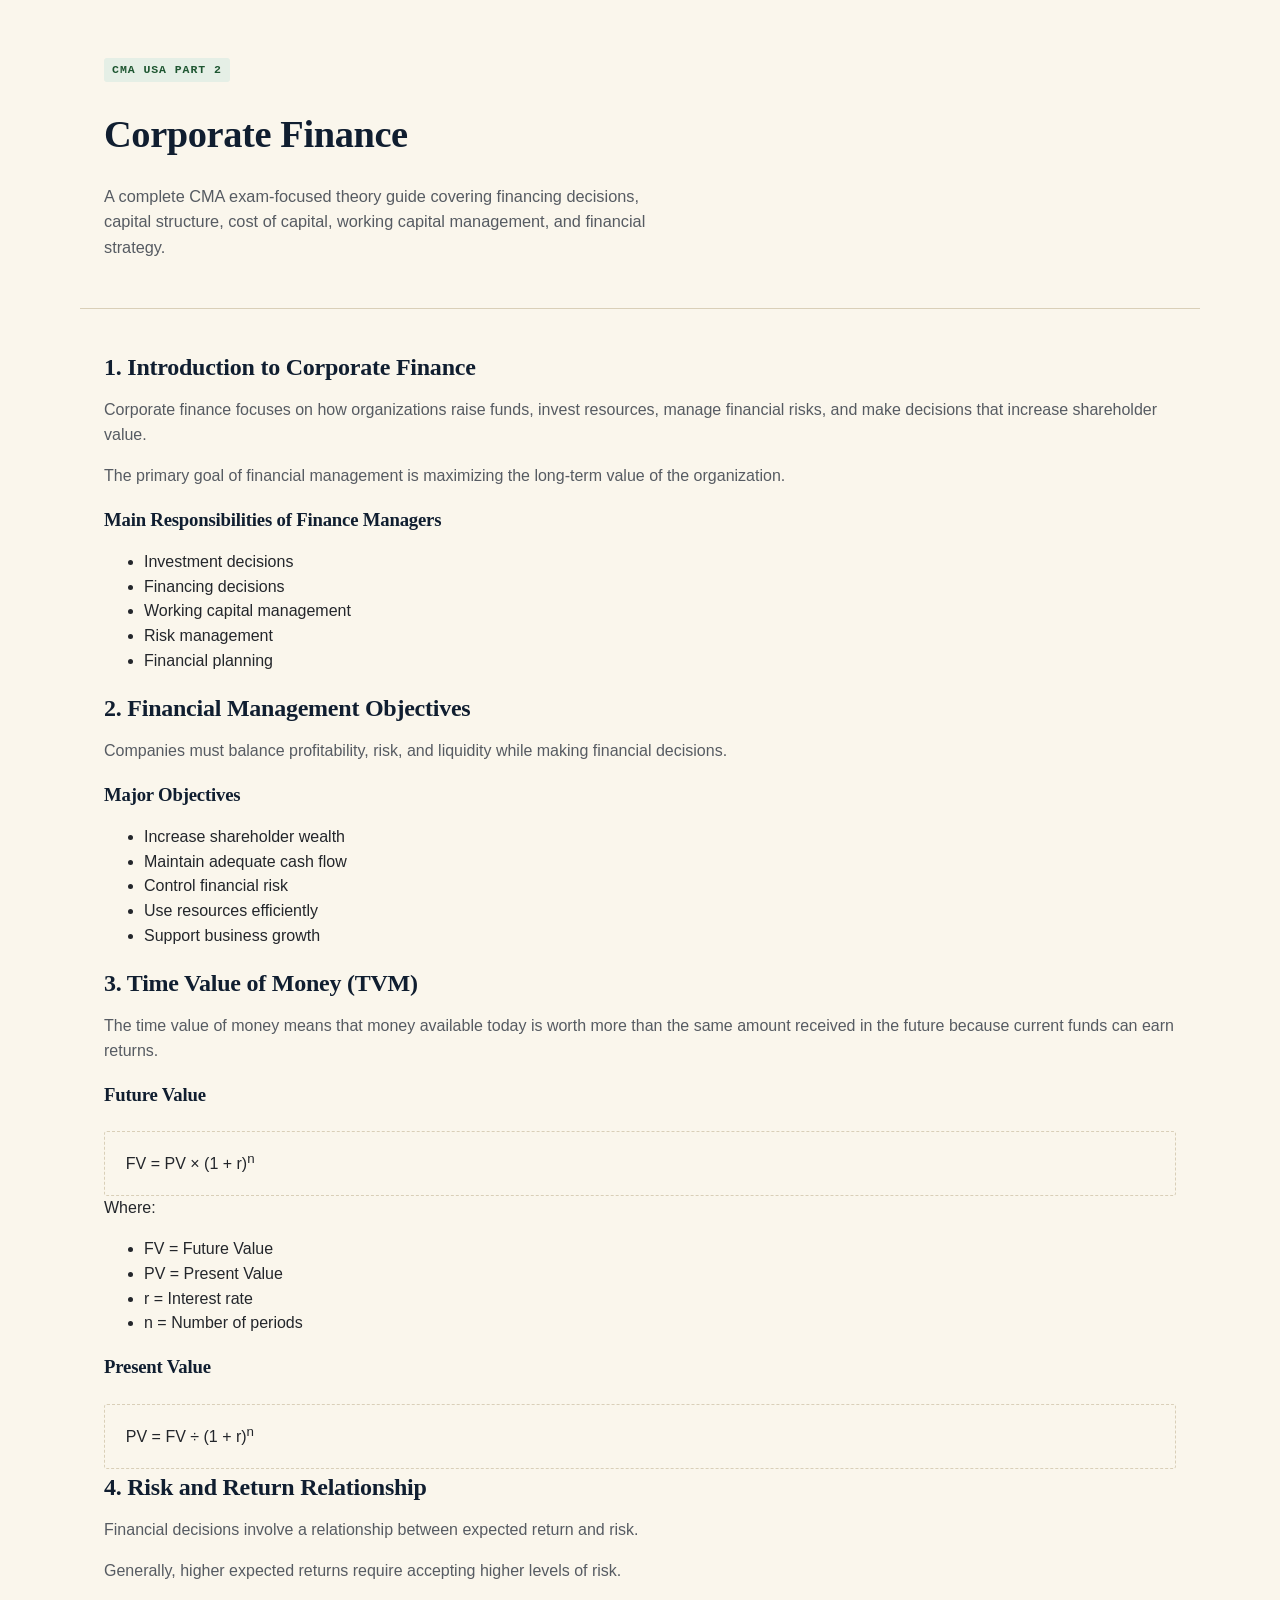
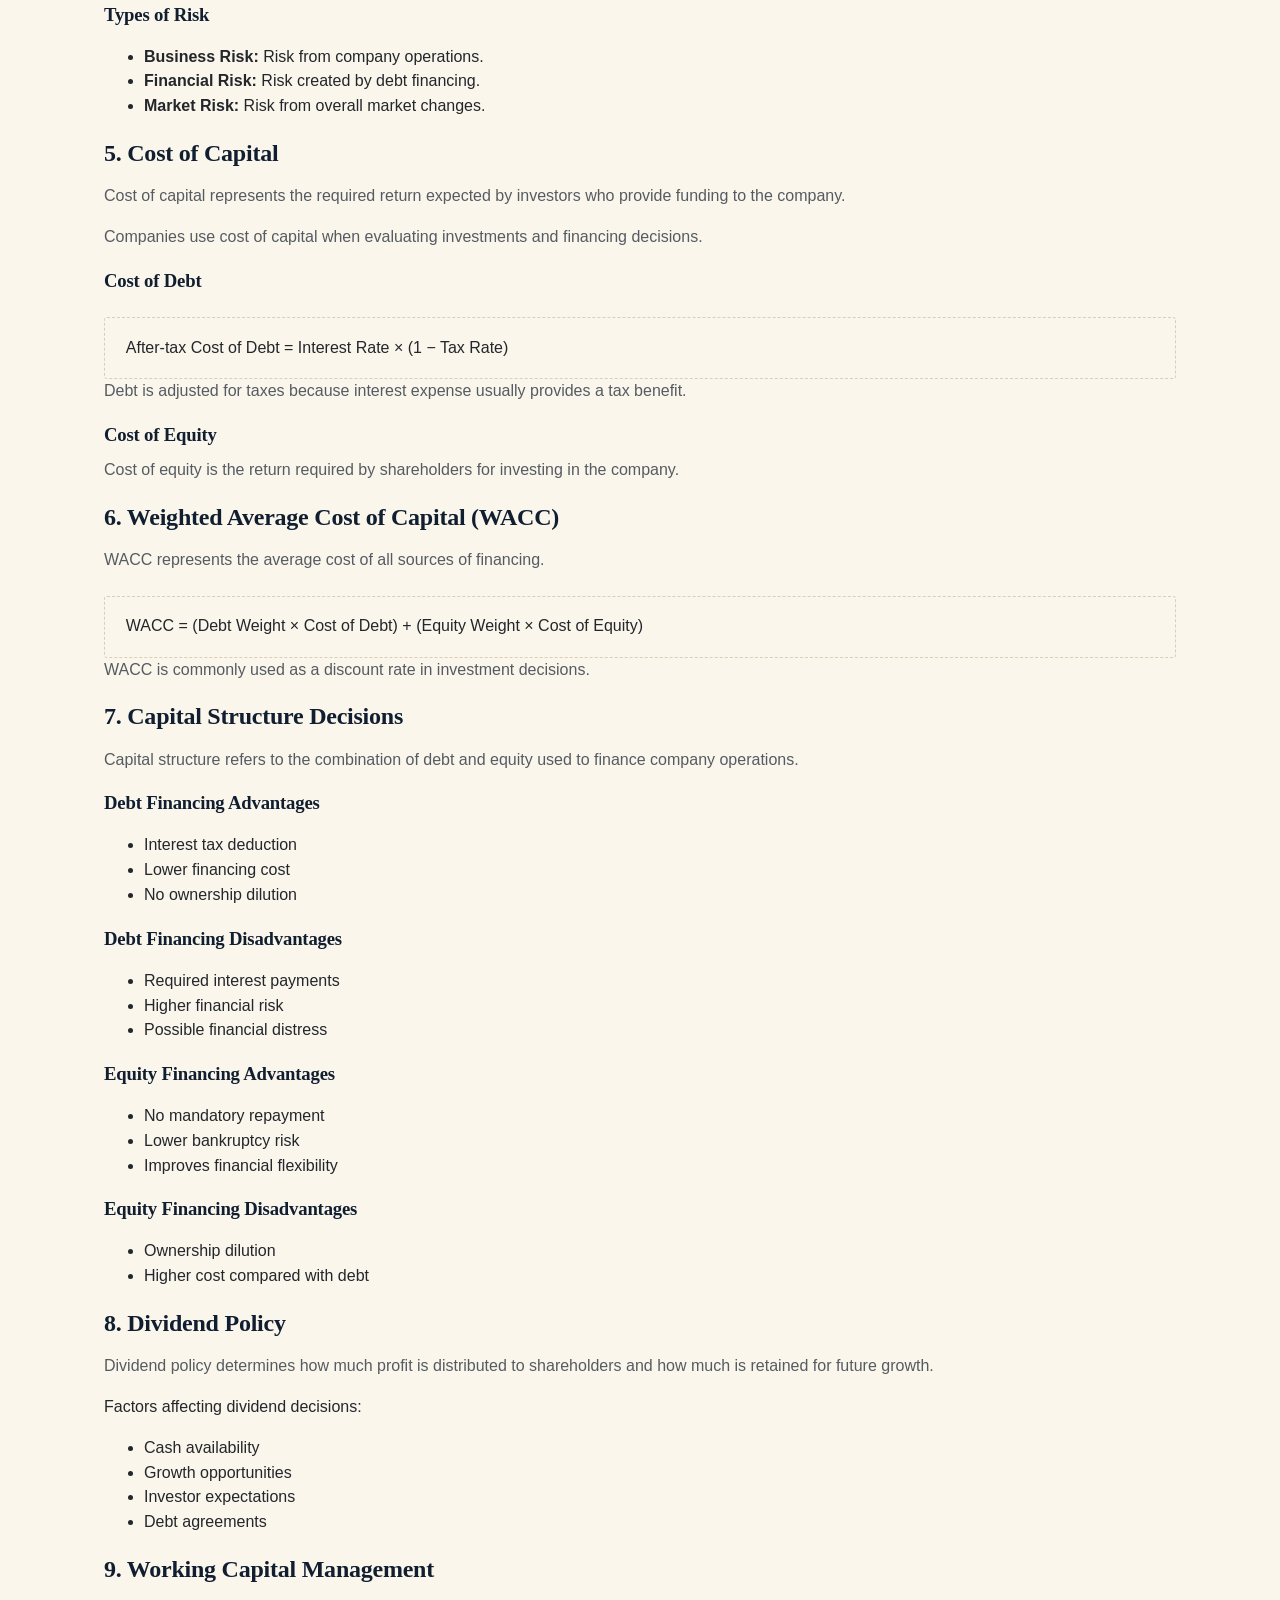
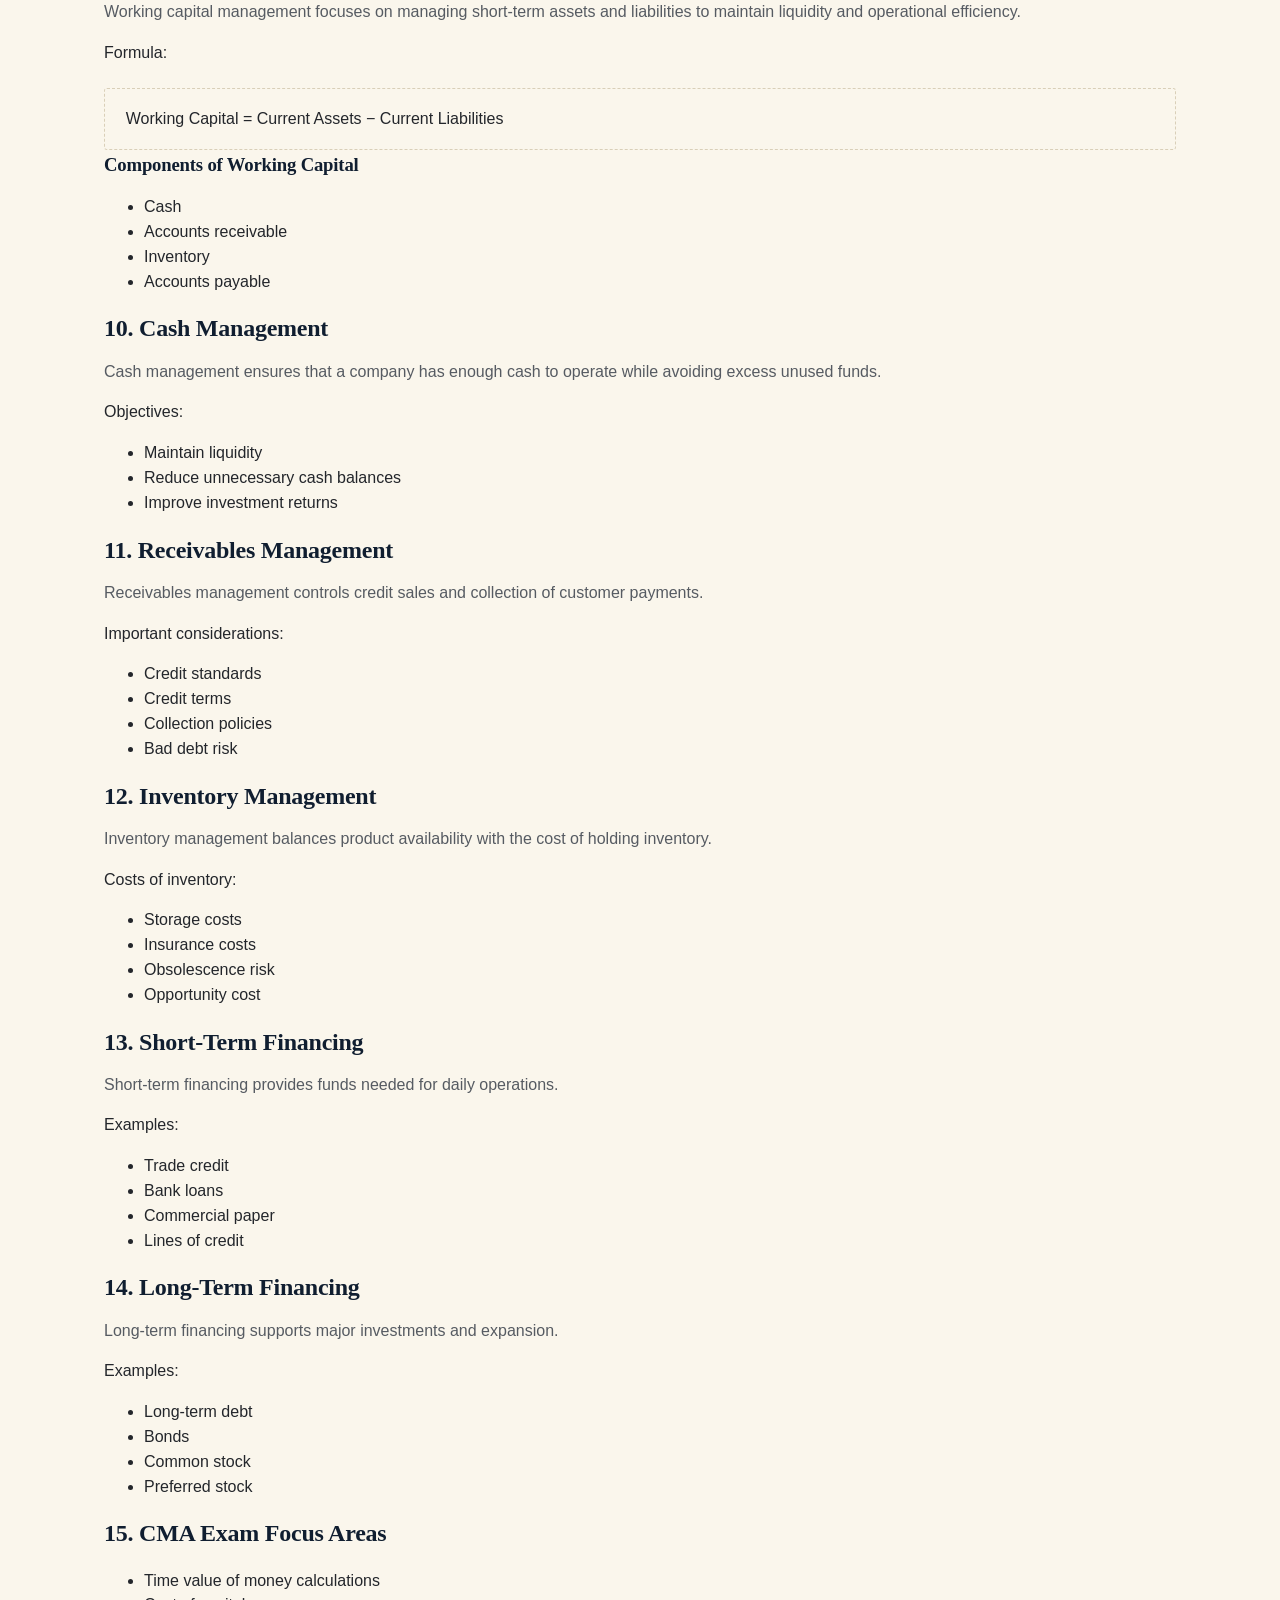
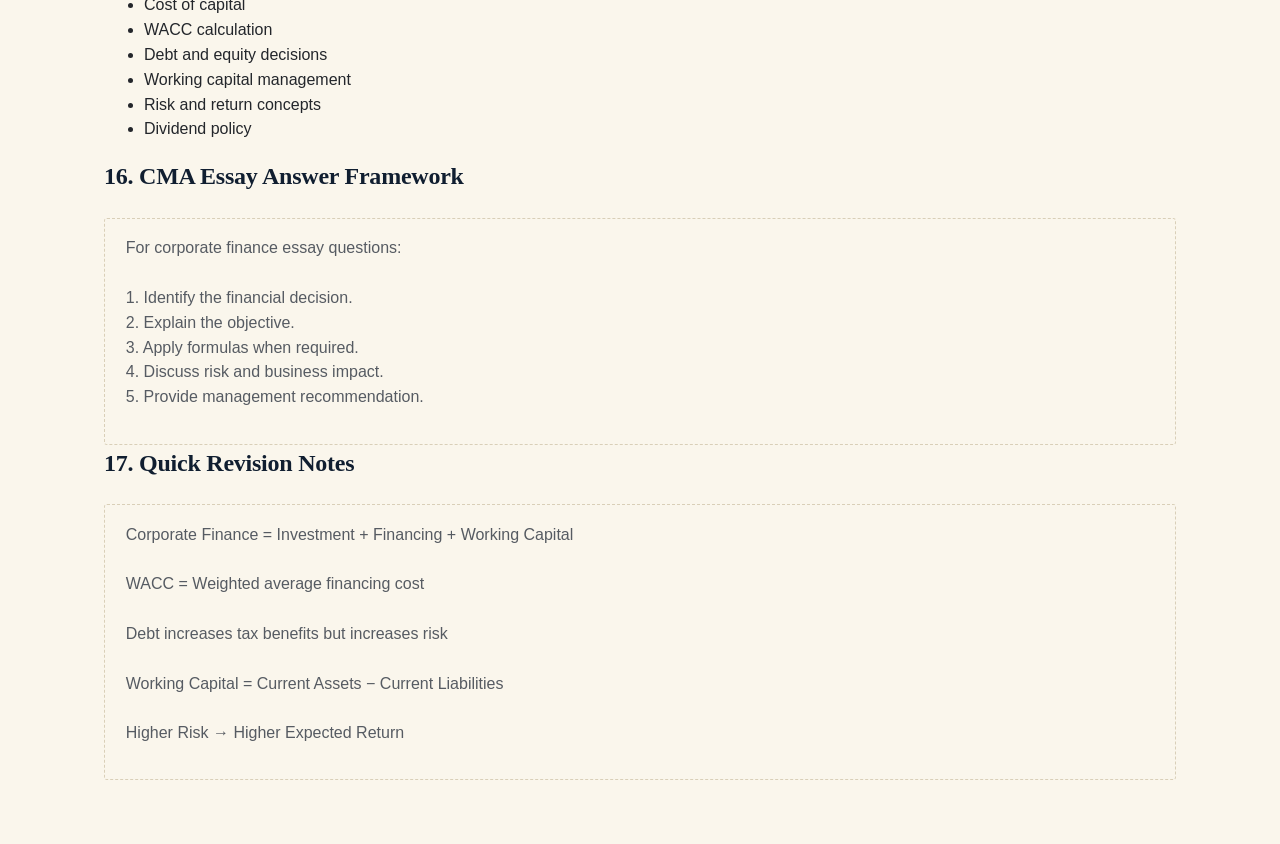
<file: theory/part2/corporate_finance.html>
<!DOCTYPE html>
<html>
<head>
<title>CMA Part 2 - Corporate Finance</title>
<link rel="stylesheet" href="../../style.css">
</head>

<body>

<section class="part-hero">

<span class="part-tag part-tag-alt">CMA USA Part 2</span>

<h1>Corporate Finance</h1>

<p>
A complete CMA exam-focused theory guide covering financing decisions,
capital structure, cost of capital, working capital management, and financial
strategy.
</p>

</section>


<section class="topic-ledger">


<h2>1. Introduction to Corporate Finance</h2>

<p>
Corporate finance focuses on how organizations raise funds, invest resources,
manage financial risks, and make decisions that increase shareholder value.
</p>

<p>
The primary goal of financial management is maximizing the long-term value of
the organization.
</p>


<h3>Main Responsibilities of Finance Managers</h3>

<ul>

<li>Investment decisions</li>
<li>Financing decisions</li>
<li>Working capital management</li>
<li>Risk management</li>
<li>Financial planning</li>

</ul>



<h2>2. Financial Management Objectives</h2>

<p>
Companies must balance profitability, risk, and liquidity while making financial
decisions.
</p>


<h3>Major Objectives</h3>

<ul>

<li>Increase shareholder wealth</li>
<li>Maintain adequate cash flow</li>
<li>Control financial risk</li>
<li>Use resources efficiently</li>
<li>Support business growth</li>

</ul>



<h2>3. Time Value of Money (TVM)</h2>

<p>
The time value of money means that money available today is worth more than the
same amount received in the future because current funds can earn returns.
</p>


<h3>Future Value</h3>

<div class="feedback-box">

FV = PV × (1 + r)<sup>n</sup>

</div>


Where:

<ul>

<li>FV = Future Value</li>
<li>PV = Present Value</li>
<li>r = Interest rate</li>
<li>n = Number of periods</li>

</ul>



<h3>Present Value</h3>

<div class="feedback-box">

PV = FV ÷ (1 + r)<sup>n</sup>

</div>



<h2>4. Risk and Return Relationship</h2>

<p>
Financial decisions involve a relationship between expected return and risk.
</p>

<p>
Generally, higher expected returns require accepting higher levels of risk.
</p>


<h3>Types of Risk</h3>

<ul>

<li>
<strong>Business Risk:</strong> Risk from company operations.
</li>

<li>
<strong>Financial Risk:</strong> Risk created by debt financing.
</li>

<li>
<strong>Market Risk:</strong> Risk from overall market changes.
</li>

</ul>



<h2>5. Cost of Capital</h2>

<p>
Cost of capital represents the required return expected by investors who provide
funding to the company.
</p>


<p>
Companies use cost of capital when evaluating investments and financing
decisions.
</p>



<h3>Cost of Debt</h3>

<div class="feedback-box">

After-tax Cost of Debt =
Interest Rate × (1 − Tax Rate)

</div>


<p>
Debt is adjusted for taxes because interest expense usually provides a tax
benefit.
</p>



<h3>Cost of Equity</h3>

<p>
Cost of equity is the return required by shareholders for investing in the
company.
</p>



<h2>6. Weighted Average Cost of Capital (WACC)</h2>

<p>
WACC represents the average cost of all sources of financing.
</p>


<div class="feedback-box">

WACC =
(Debt Weight × Cost of Debt)
+
(Equity Weight × Cost of Equity)

</div>


<p>
WACC is commonly used as a discount rate in investment decisions.
</p>



<h2>7. Capital Structure Decisions</h2>

<p>
Capital structure refers to the combination of debt and equity used to finance
company operations.
</p>


<h3>Debt Financing Advantages</h3>

<ul>

<li>Interest tax deduction</li>
<li>Lower financing cost</li>
<li>No ownership dilution</li>

</ul>


<h3>Debt Financing Disadvantages</h3>

<ul>

<li>Required interest payments</li>
<li>Higher financial risk</li>
<li>Possible financial distress</li>

</ul>



<h3>Equity Financing Advantages</h3>

<ul>

<li>No mandatory repayment</li>
<li>Lower bankruptcy risk</li>
<li>Improves financial flexibility</li>

</ul>


<h3>Equity Financing Disadvantages</h3>

<ul>

<li>Ownership dilution</li>
<li>Higher cost compared with debt</li>

</ul>



<h2>8. Dividend Policy</h2>

<p>
Dividend policy determines how much profit is distributed to shareholders and
how much is retained for future growth.
</p>


Factors affecting dividend decisions:

<ul>

<li>Cash availability</li>

<li>Growth opportunities</li>

<li>Investor expectations</li>

<li>Debt agreements</li>

</ul>



<h2>9. Working Capital Management</h2>

<p>
Working capital management focuses on managing short-term assets and liabilities
to maintain liquidity and operational efficiency.
</p>


Formula:

<div class="feedback-box">

Working Capital =
Current Assets − Current Liabilities

</div>



<h3>Components of Working Capital</h3>

<ul>

<li>Cash</li>

<li>Accounts receivable</li>

<li>Inventory</li>

<li>Accounts payable</li>

</ul>



<h2>10. Cash Management</h2>

<p>
Cash management ensures that a company has enough cash to operate while avoiding
excess unused funds.
</p>


Objectives:

<ul>

<li>Maintain liquidity</li>

<li>Reduce unnecessary cash balances</li>

<li>Improve investment returns</li>

</ul>



<h2>11. Receivables Management</h2>

<p>
Receivables management controls credit sales and collection of customer
payments.
</p>


Important considerations:

<ul>

<li>Credit standards</li>

<li>Credit terms</li>

<li>Collection policies</li>

<li>Bad debt risk</li>

</ul>



<h2>12. Inventory Management</h2>

<p>
Inventory management balances product availability with the cost of holding
inventory.
</p>


Costs of inventory:

<ul>

<li>Storage costs</li>

<li>Insurance costs</li>

<li>Obsolescence risk</li>

<li>Opportunity cost</li>

</ul>



<h2>13. Short-Term Financing</h2>

<p>
Short-term financing provides funds needed for daily operations.
</p>


Examples:

<ul>

<li>Trade credit</li>

<li>Bank loans</li>

<li>Commercial paper</li>

<li>Lines of credit</li>

</ul>



<h2>14. Long-Term Financing</h2>

<p>
Long-term financing supports major investments and expansion.
</p>


Examples:

<ul>

<li>Long-term debt</li>

<li>Bonds</li>

<li>Common stock</li>

<li>Preferred stock</li>

</ul>



<h2>15. CMA Exam Focus Areas</h2>

<ul>

<li>Time value of money calculations</li>

<li>Cost of capital</li>

<li>WACC calculation</li>

<li>Debt and equity decisions</li>

<li>Working capital management</li>

<li>Risk and return concepts</li>

<li>Dividend policy</li>

</ul>



<h2>16. CMA Essay Answer Framework</h2>

<div class="feedback-box">

<p>

For corporate finance essay questions:

<br><br>

1. Identify the financial decision.

<br>

2. Explain the objective.

<br>

3. Apply formulas when required.

<br>

4. Discuss risk and business impact.

<br>

5. Provide management recommendation.

</p>

</div>



<h2>17. Quick Revision Notes</h2>

<div class="feedback-box">

<p>

Corporate Finance = Investment + Financing + Working Capital

<br><br>

WACC = Weighted average financing cost

<br><br>

Debt increases tax benefits but increases risk

<br><br>

Working Capital = Current Assets − Current Liabilities

<br><br>

Higher Risk → Higher Expected Return

</p>

</div>


</section>

</body>

</html>
</file>
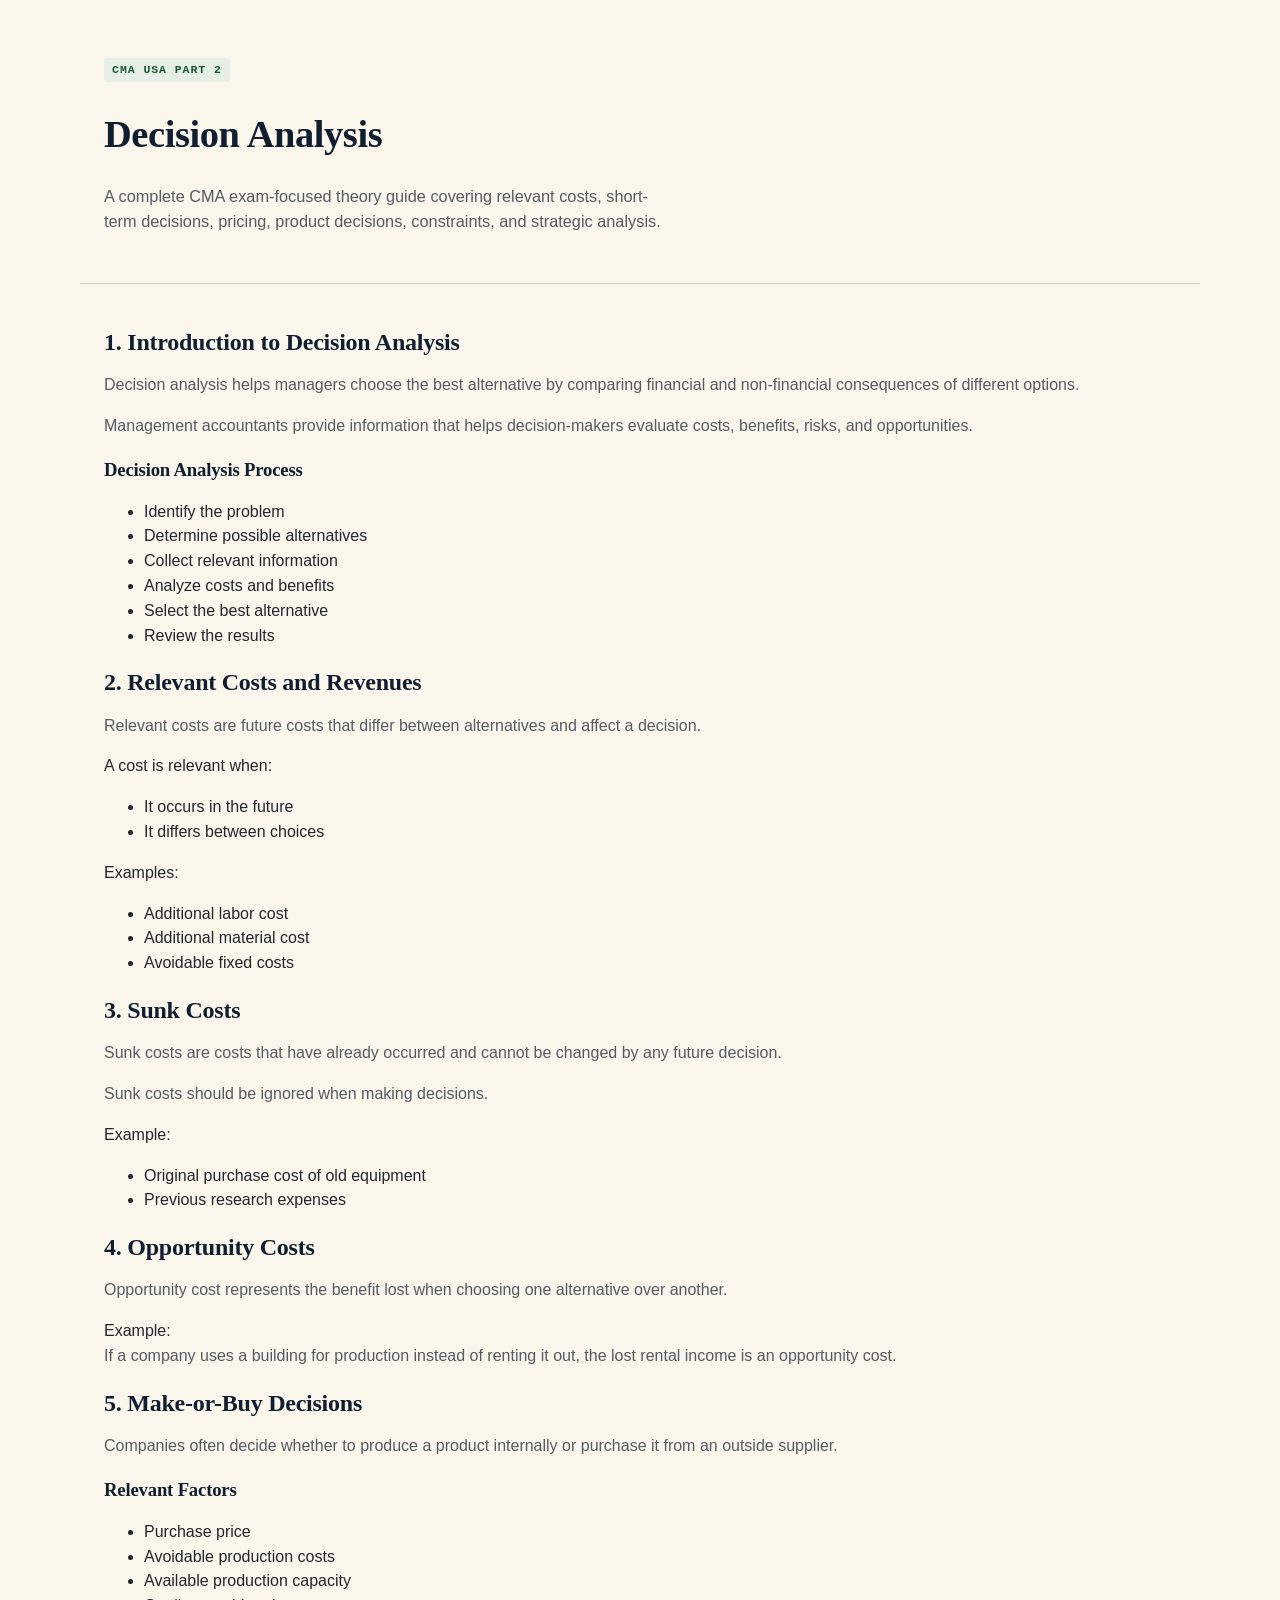
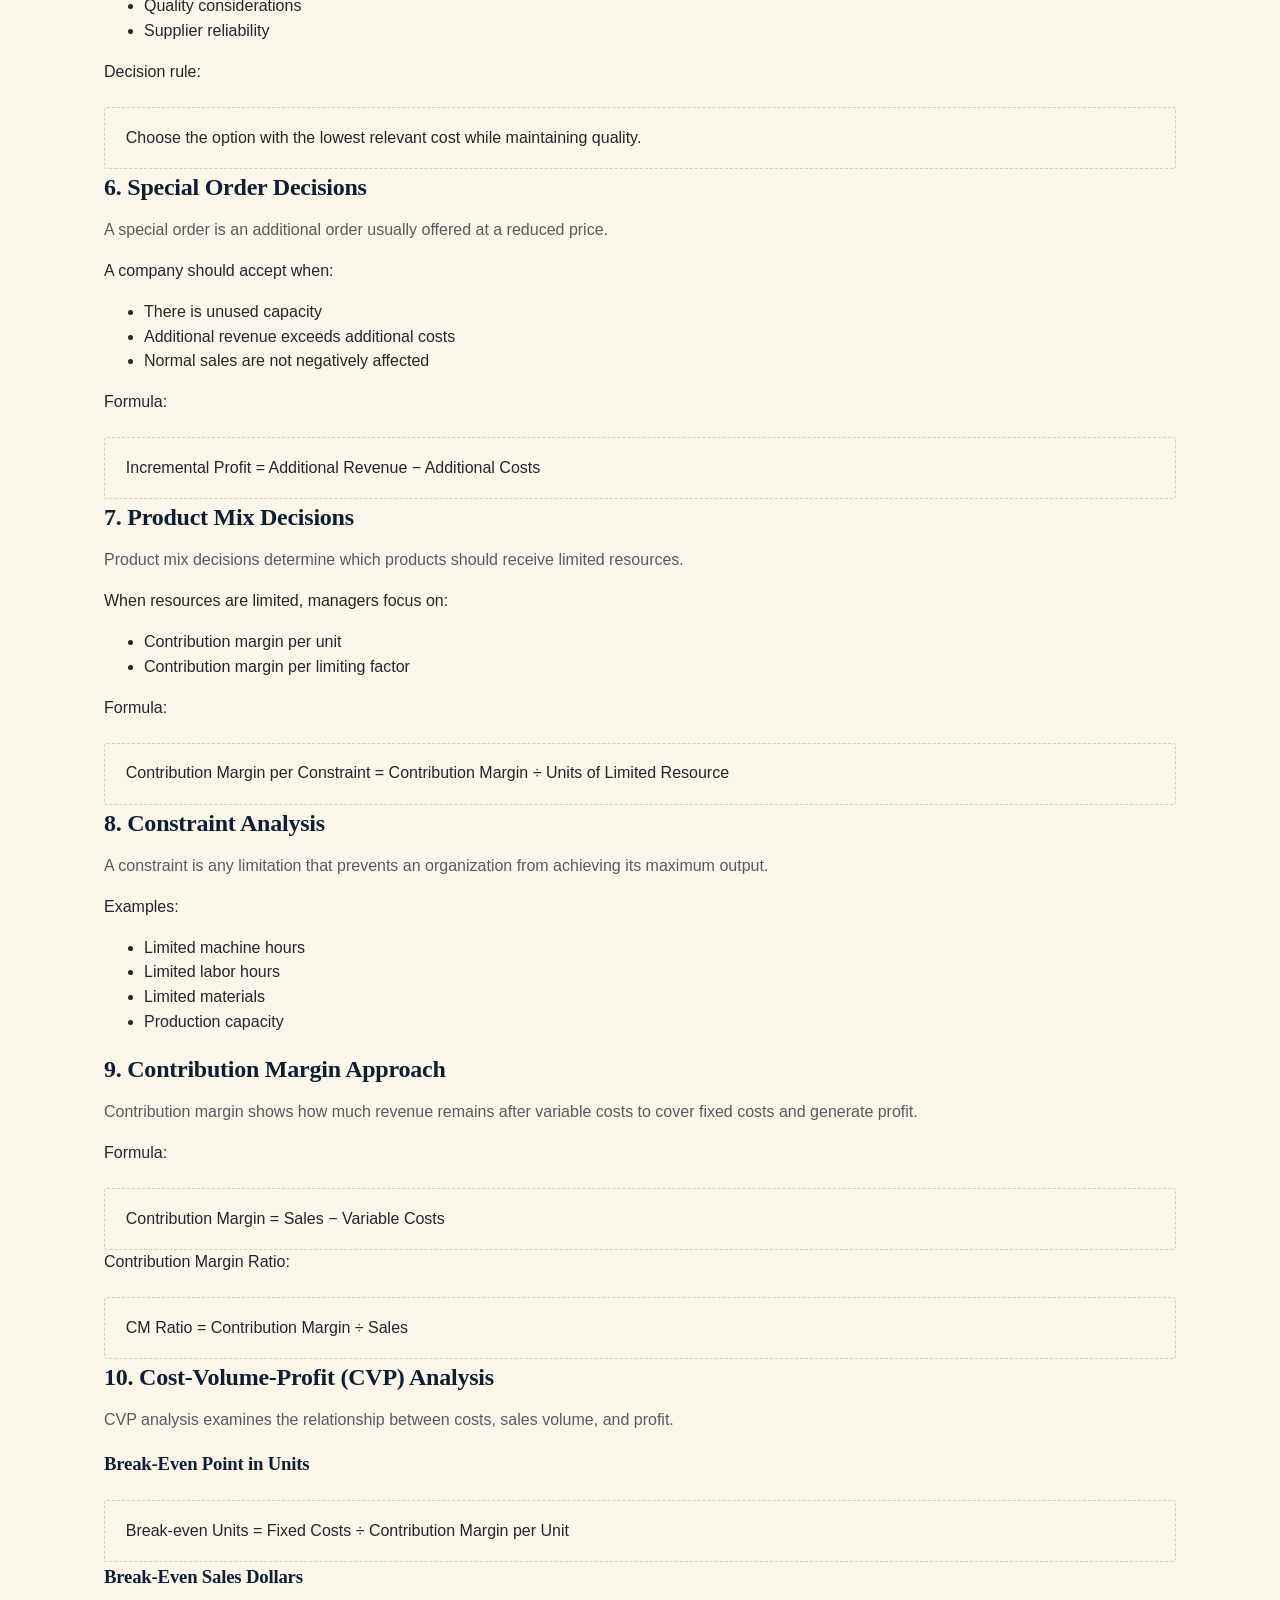
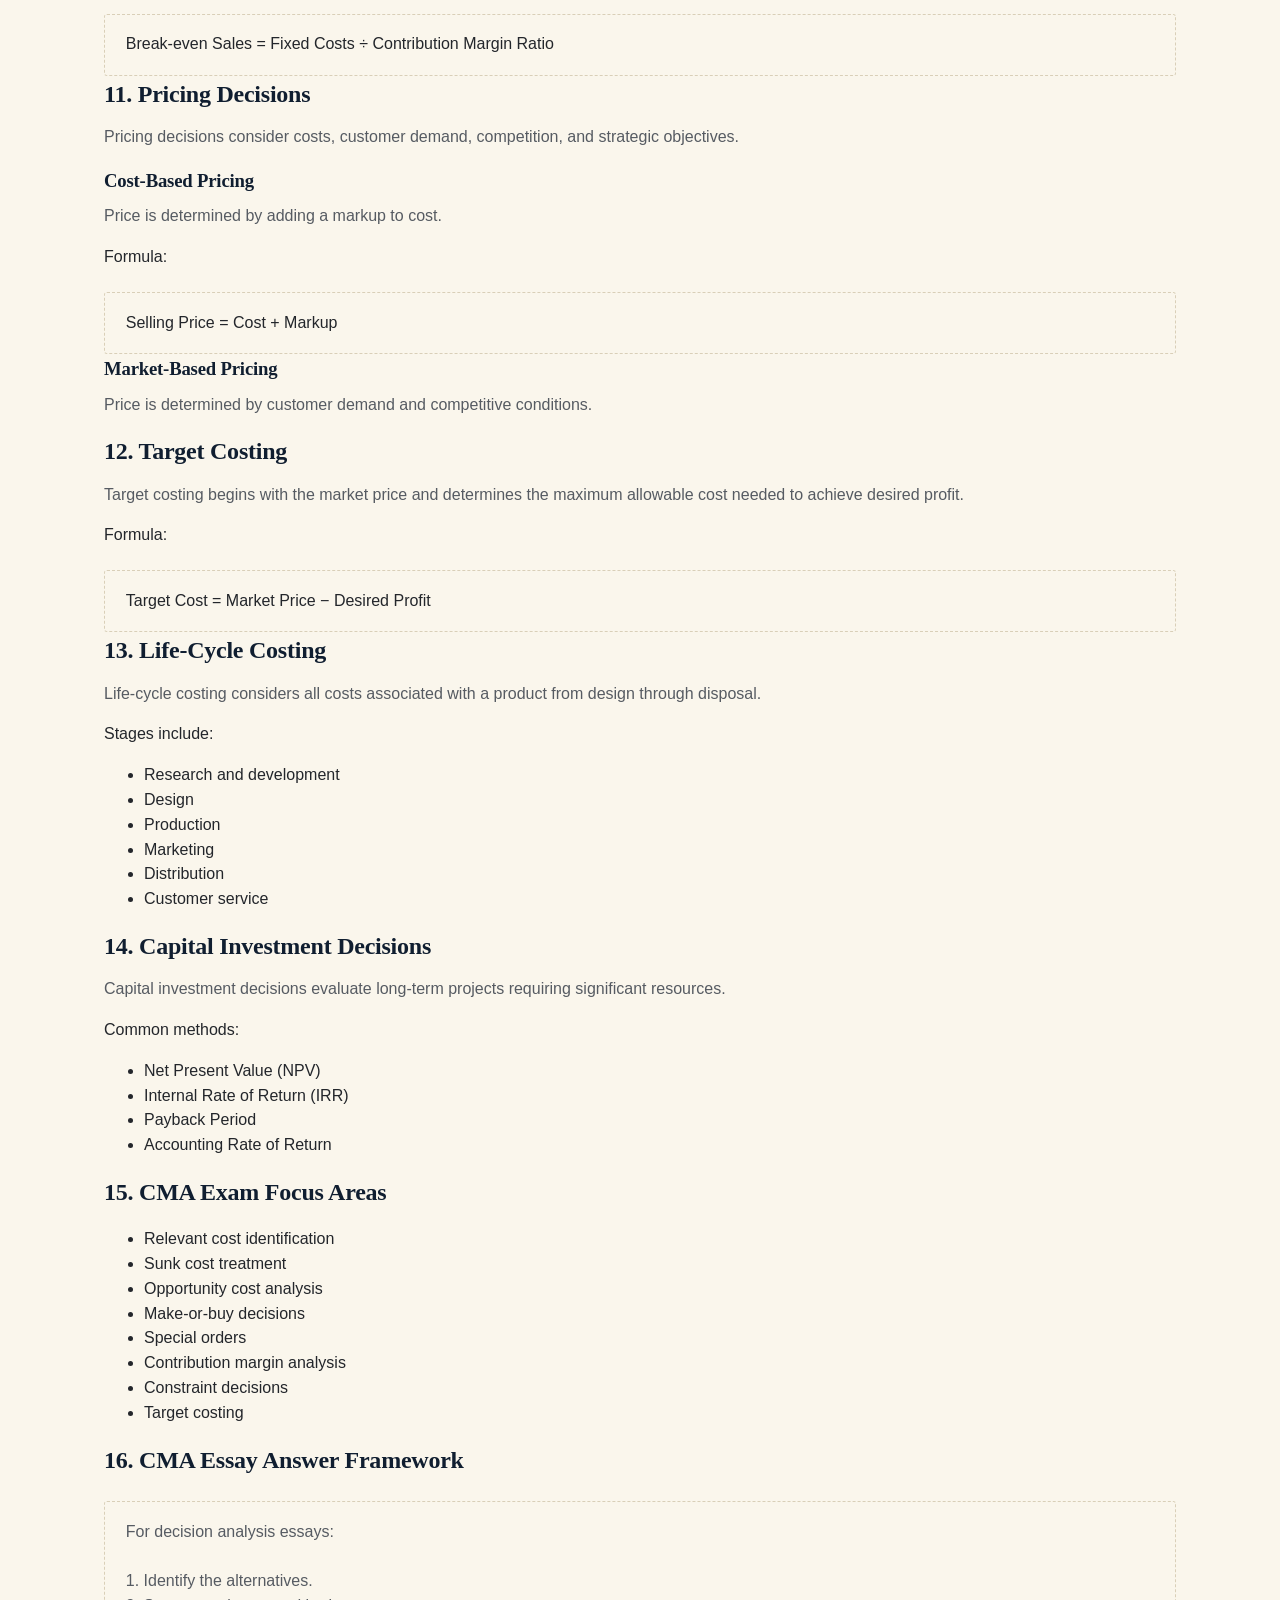
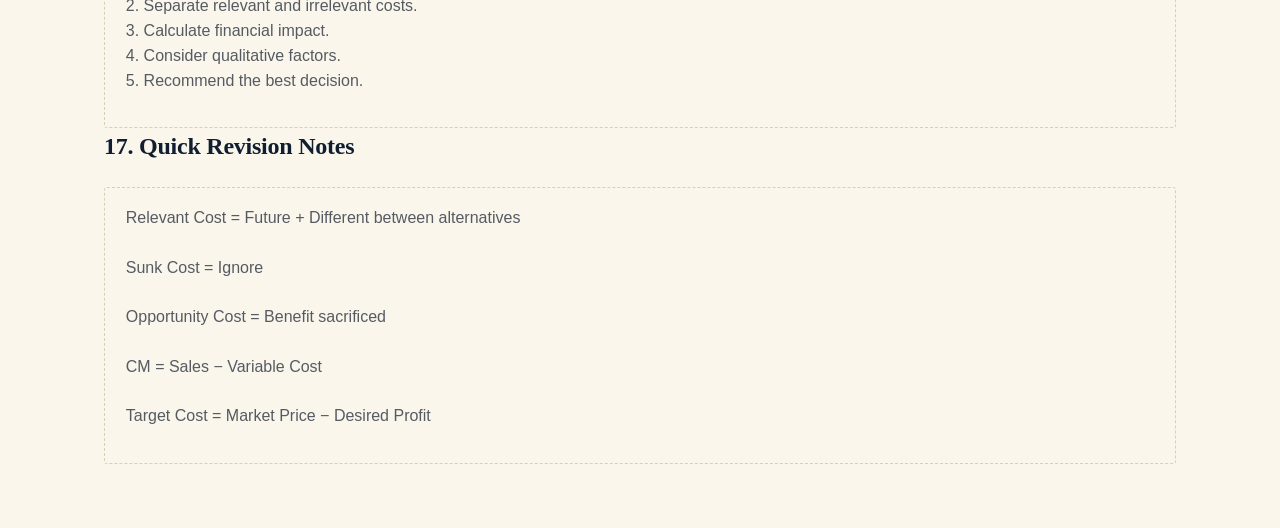
<file: theory/part2/decision_analysis.html>
<!DOCTYPE html>
<html>
<head>
<title>CMA Part 2 - Decision Analysis</title>
<link rel="stylesheet" href="../../style.css">
</head>

<body>

<section class="part-hero">

<span class="part-tag part-tag-alt">CMA USA Part 2</span>

<h1>Decision Analysis</h1>

<p>
A complete CMA exam-focused theory guide covering relevant costs, short-term
decisions, pricing, product decisions, constraints, and strategic analysis.
</p>

</section>


<section class="topic-ledger">


<h2>1. Introduction to Decision Analysis</h2>

<p>
Decision analysis helps managers choose the best alternative by comparing
financial and non-financial consequences of different options.
</p>

<p>
Management accountants provide information that helps decision-makers evaluate
costs, benefits, risks, and opportunities.
</p>


<h3>Decision Analysis Process</h3>

<ul>

<li>Identify the problem</li>

<li>Determine possible alternatives</li>

<li>Collect relevant information</li>

<li>Analyze costs and benefits</li>

<li>Select the best alternative</li>

<li>Review the results</li>

</ul>



<h2>2. Relevant Costs and Revenues</h2>

<p>
Relevant costs are future costs that differ between alternatives and affect a
decision.
</p>


A cost is relevant when:

<ul>

<li>It occurs in the future</li>

<li>It differs between choices</li>

</ul>


Examples:

<ul>

<li>Additional labor cost</li>

<li>Additional material cost</li>

<li>Avoidable fixed costs</li>

</ul>



<h2>3. Sunk Costs</h2>

<p>
Sunk costs are costs that have already occurred and cannot be changed by any
future decision.
</p>


<p>
Sunk costs should be ignored when making decisions.
</p>


Example:

<ul>

<li>Original purchase cost of old equipment</li>

<li>Previous research expenses</li>

</ul>



<h2>4. Opportunity Costs</h2>

<p>
Opportunity cost represents the benefit lost when choosing one alternative over
another.
</p>


Example:

<p>
If a company uses a building for production instead of renting it out, the lost
rental income is an opportunity cost.
</p>



<h2>5. Make-or-Buy Decisions</h2>

<p>
Companies often decide whether to produce a product internally or purchase it
from an outside supplier.
</p>


<h3>Relevant Factors</h3>

<ul>

<li>Purchase price</li>

<li>Avoidable production costs</li>

<li>Available production capacity</li>

<li>Quality considerations</li>

<li>Supplier reliability</li>

</ul>


Decision rule:

<div class="feedback-box">

Choose the option with the lowest relevant cost while maintaining quality.

</div>



<h2>6. Special Order Decisions</h2>

<p>
A special order is an additional order usually offered at a reduced price.
</p>


A company should accept when:

<ul>

<li>There is unused capacity</li>

<li>Additional revenue exceeds additional costs</li>

<li>Normal sales are not negatively affected</li>

</ul>


Formula:

<div class="feedback-box">

Incremental Profit =
Additional Revenue − Additional Costs

</div>



<h2>7. Product Mix Decisions</h2>

<p>
Product mix decisions determine which products should receive limited resources.
</p>


When resources are limited, managers focus on:

<ul>

<li>Contribution margin per unit</li>

<li>Contribution margin per limiting factor</li>

</ul>


Formula:

<div class="feedback-box">

Contribution Margin per Constraint =
Contribution Margin ÷ Units of Limited Resource

</div>



<h2>8. Constraint Analysis</h2>

<p>
A constraint is any limitation that prevents an organization from achieving its
maximum output.
</p>


Examples:

<ul>

<li>Limited machine hours</li>

<li>Limited labor hours</li>

<li>Limited materials</li>

<li>Production capacity</li>

</ul>



<h2>9. Contribution Margin Approach</h2>

<p>
Contribution margin shows how much revenue remains after variable costs to cover
fixed costs and generate profit.
</p>


Formula:

<div class="feedback-box">

Contribution Margin =
Sales − Variable Costs

</div>


Contribution Margin Ratio:

<div class="feedback-box">

CM Ratio =
Contribution Margin ÷ Sales

</div>



<h2>10. Cost-Volume-Profit (CVP) Analysis</h2>

<p>
CVP analysis examines the relationship between costs, sales volume, and profit.
</p>


<h3>Break-Even Point in Units</h3>

<div class="feedback-box">

Break-even Units =
Fixed Costs ÷ Contribution Margin per Unit

</div>


<h3>Break-Even Sales Dollars</h3>

<div class="feedback-box">

Break-even Sales =
Fixed Costs ÷ Contribution Margin Ratio

</div>



<h2>11. Pricing Decisions</h2>

<p>
Pricing decisions consider costs, customer demand, competition, and strategic
objectives.
</p>


<h3>Cost-Based Pricing</h3>

<p>
Price is determined by adding a markup to cost.
</p>


Formula:

<div class="feedback-box">

Selling Price =
Cost + Markup

</div>



<h3>Market-Based Pricing</h3>

<p>
Price is determined by customer demand and competitive conditions.
</p>



<h2>12. Target Costing</h2>

<p>
Target costing begins with the market price and determines the maximum allowable
cost needed to achieve desired profit.
</p>


Formula:

<div class="feedback-box">

Target Cost =
Market Price − Desired Profit

</div>



<h2>13. Life-Cycle Costing</h2>

<p>
Life-cycle costing considers all costs associated with a product from design
through disposal.
</p>


Stages include:

<ul>

<li>Research and development</li>

<li>Design</li>

<li>Production</li>

<li>Marketing</li>

<li>Distribution</li>

<li>Customer service</li>

</ul>



<h2>14. Capital Investment Decisions</h2>

<p>
Capital investment decisions evaluate long-term projects requiring significant
resources.
</p>


Common methods:

<ul>

<li>Net Present Value (NPV)</li>

<li>Internal Rate of Return (IRR)</li>

<li>Payback Period</li>

<li>Accounting Rate of Return</li>

</ul>



<h2>15. CMA Exam Focus Areas</h2>

<ul>

<li>Relevant cost identification</li>

<li>Sunk cost treatment</li>

<li>Opportunity cost analysis</li>

<li>Make-or-buy decisions</li>

<li>Special orders</li>

<li>Contribution margin analysis</li>

<li>Constraint decisions</li>

<li>Target costing</li>

</ul>



<h2>16. CMA Essay Answer Framework</h2>

<div class="feedback-box">

<p>

For decision analysis essays:

<br><br>

1. Identify the alternatives.

<br>

2. Separate relevant and irrelevant costs.

<br>

3. Calculate financial impact.

<br>

4. Consider qualitative factors.

<br>

5. Recommend the best decision.

</p>

</div>



<h2>17. Quick Revision Notes</h2>

<div class="feedback-box">

<p>

Relevant Cost = Future + Different between alternatives

<br><br>

Sunk Cost = Ignore

<br><br>

Opportunity Cost = Benefit sacrificed

<br><br>

CM = Sales − Variable Cost

<br><br>

Target Cost = Market Price − Desired Profit

</p>

</div>


</section>

</body>

</html>
</file>
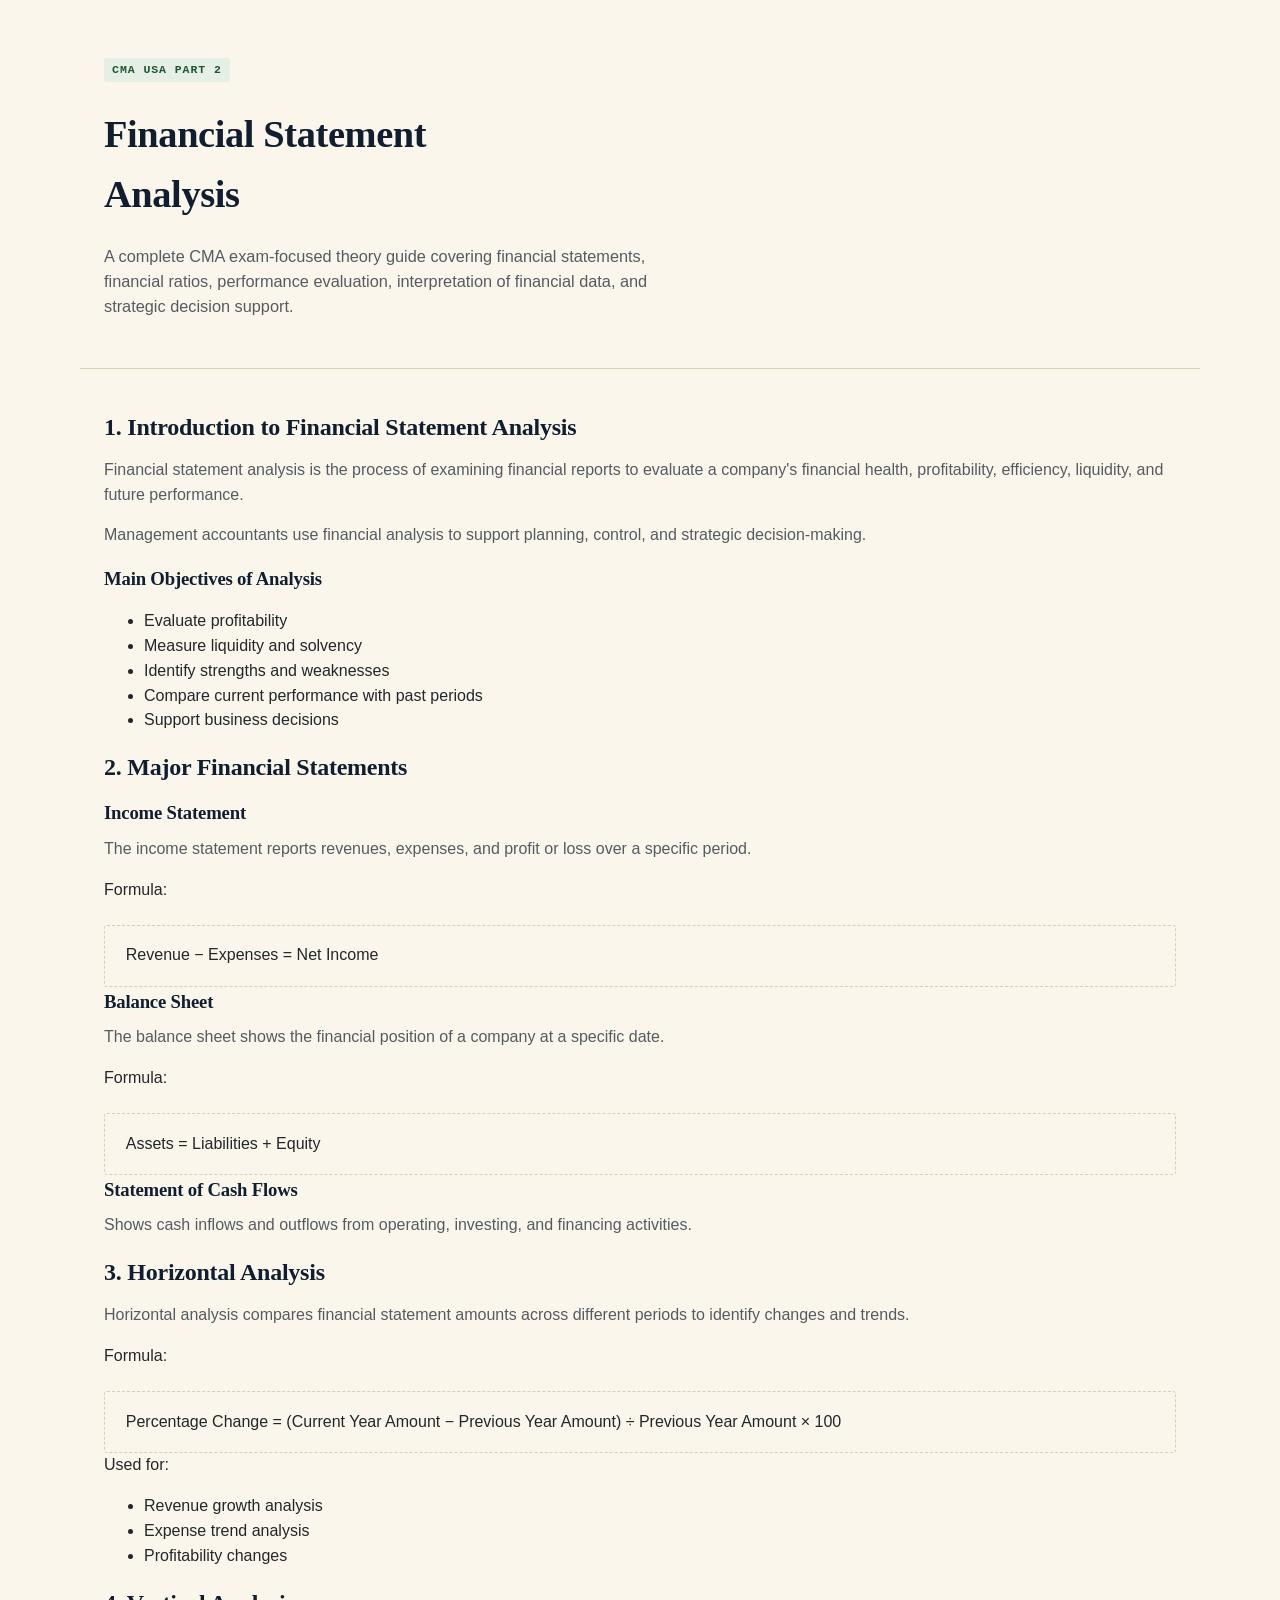
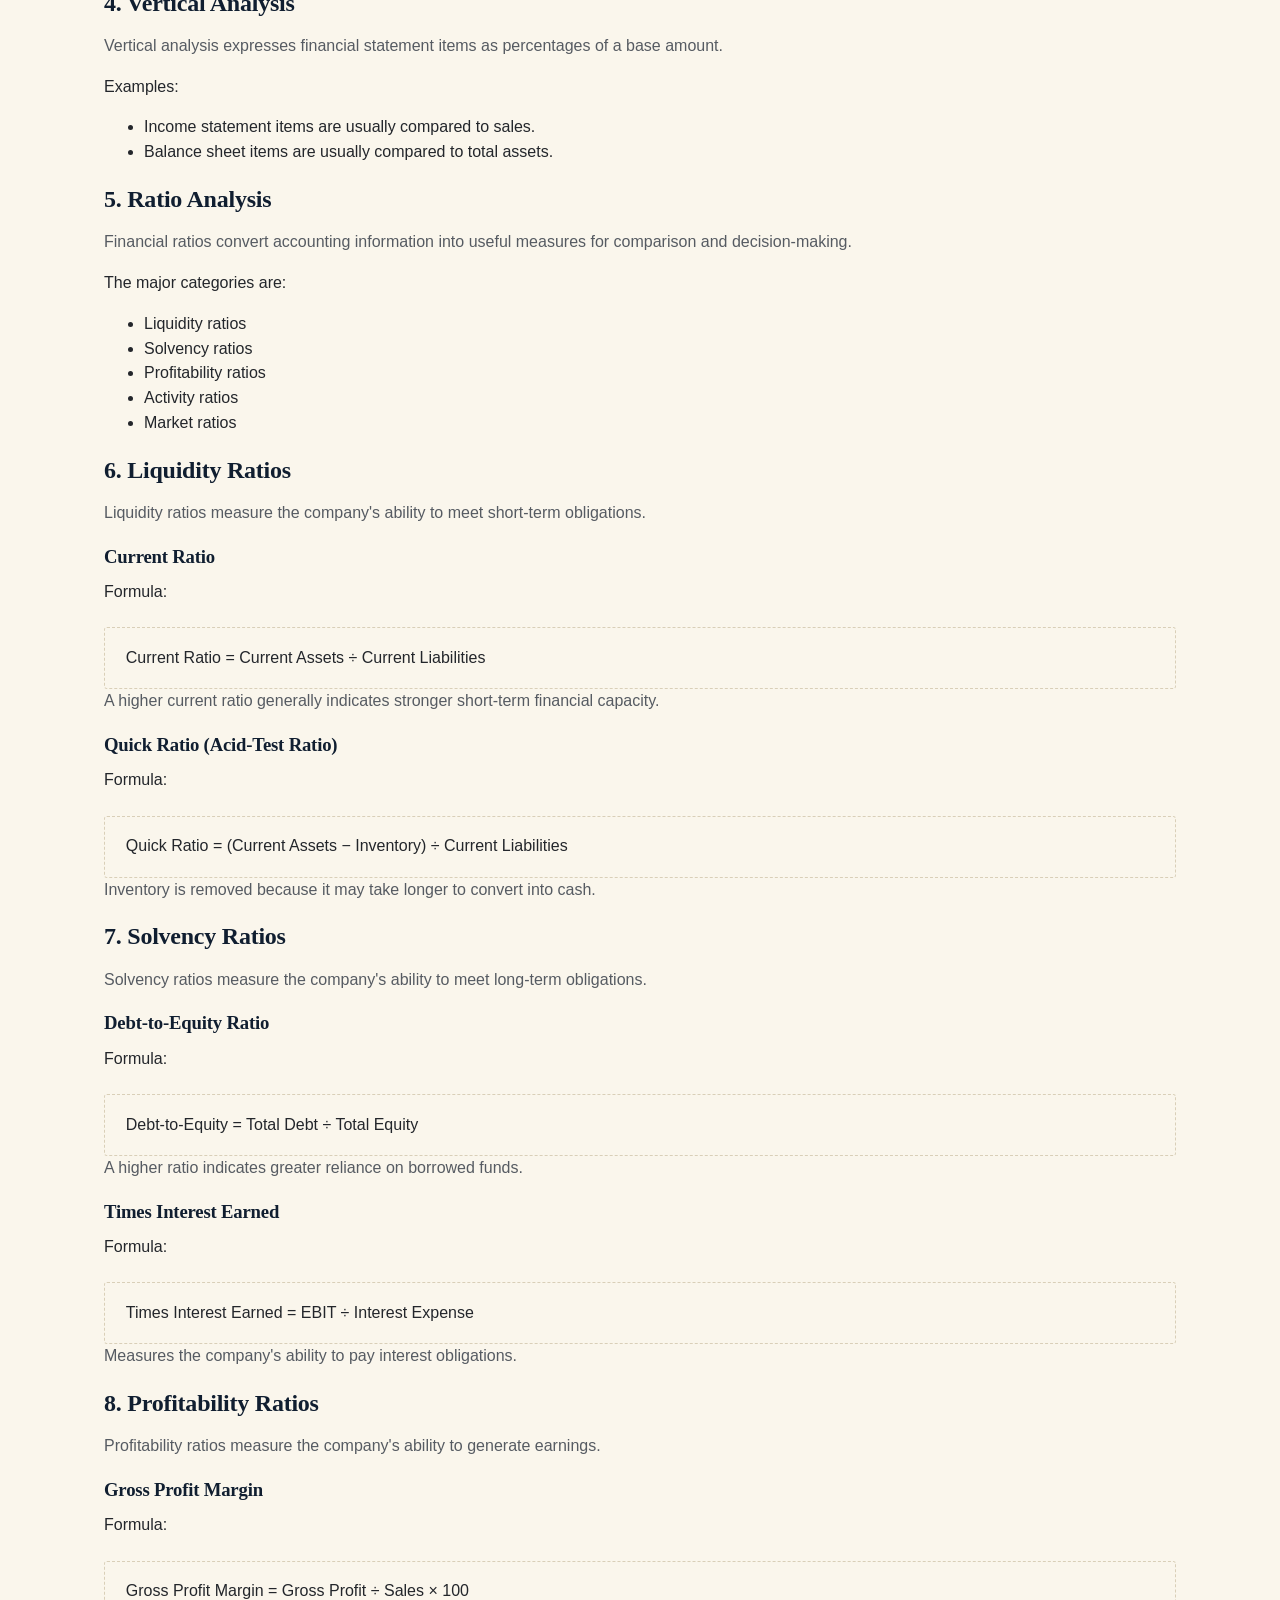
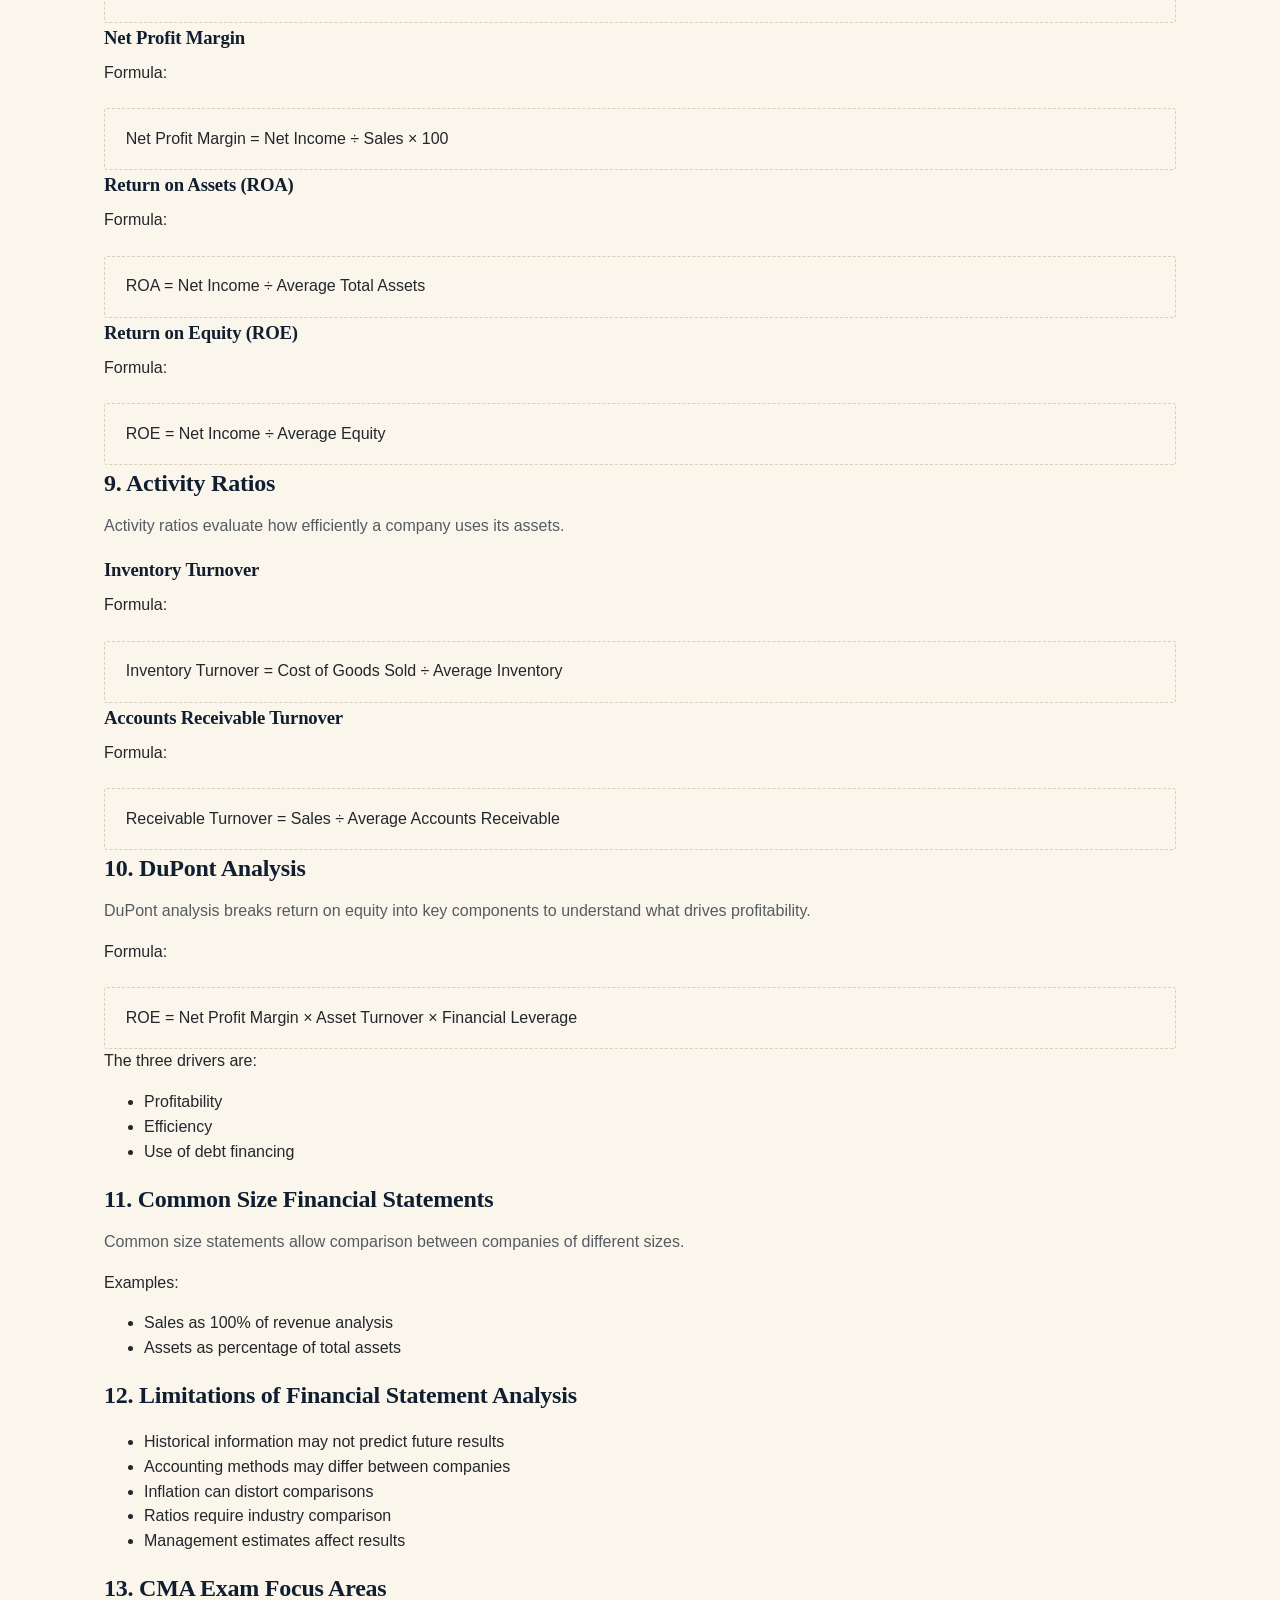
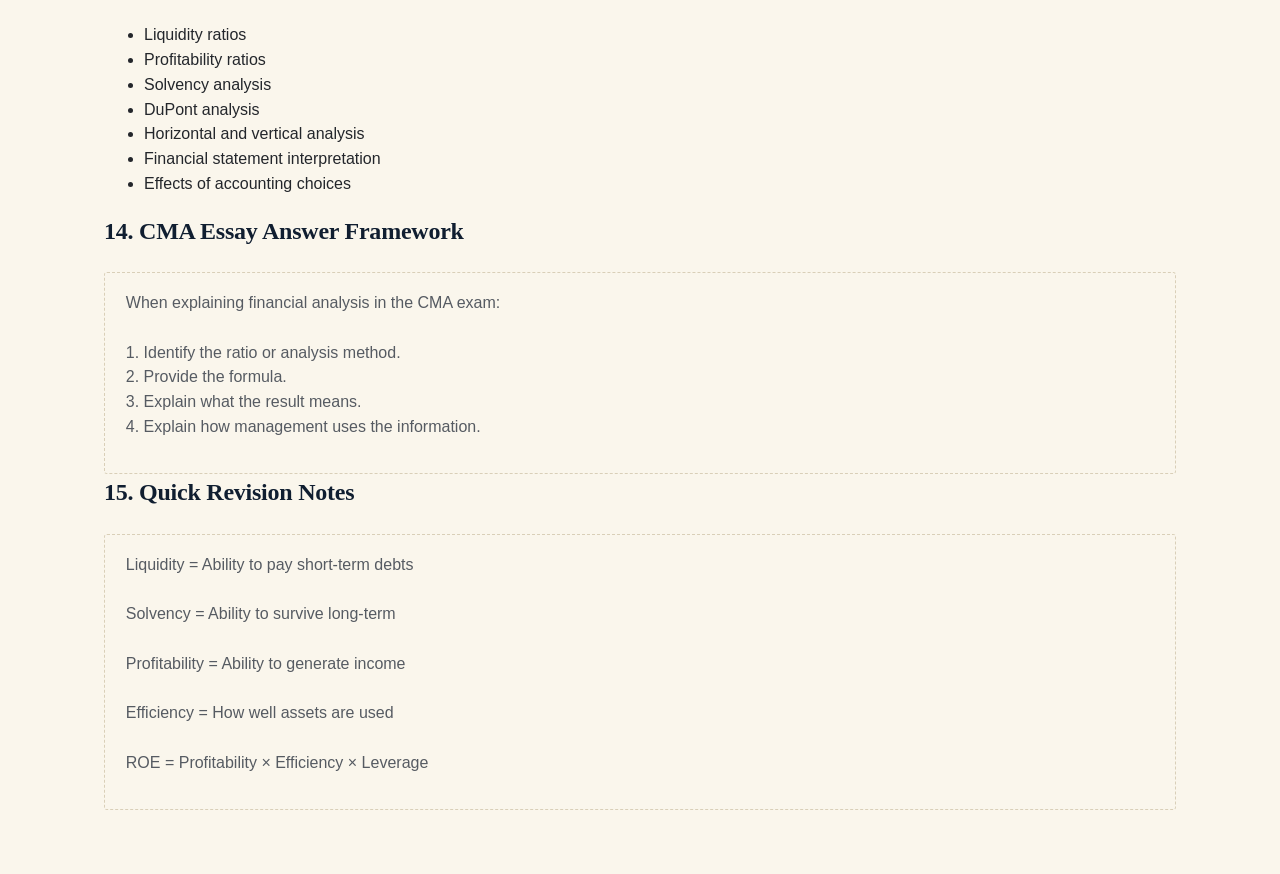
<file: theory/part2/financial_statement_analysis.html>
<!DOCTYPE html>
<html>
<head>
<title>CMA Part 2 - Financial Statement Analysis</title>
<link rel="stylesheet" href="../../style.css">
</head>

<body>

<section class="part-hero">

<span class="part-tag part-tag-alt">CMA USA Part 2</span>

<h1>Financial Statement Analysis</h1>

<p>
A complete CMA exam-focused theory guide covering financial statements,
financial ratios, performance evaluation, interpretation of financial data,
and strategic decision support.
</p>

</section>


<section class="topic-ledger">


<h2>1. Introduction to Financial Statement Analysis</h2>

<p>
Financial statement analysis is the process of examining financial reports to
evaluate a company's financial health, profitability, efficiency, liquidity,
and future performance.
</p>

<p>
Management accountants use financial analysis to support planning, control,
and strategic decision-making.
</p>


<h3>Main Objectives of Analysis</h3>

<ul>
<li>Evaluate profitability</li>
<li>Measure liquidity and solvency</li>
<li>Identify strengths and weaknesses</li>
<li>Compare current performance with past periods</li>
<li>Support business decisions</li>
</ul>



<h2>2. Major Financial Statements</h2>


<h3>Income Statement</h3>

<p>
The income statement reports revenues, expenses, and profit or loss over a
specific period.
</p>

Formula:

<div class="feedback-box">
Revenue − Expenses = Net Income
</div>



<h3>Balance Sheet</h3>

<p>
The balance sheet shows the financial position of a company at a specific date.
</p>

Formula:

<div class="feedback-box">
Assets = Liabilities + Equity
</div>



<h3>Statement of Cash Flows</h3>

<p>
Shows cash inflows and outflows from operating, investing, and financing
activities.
</p>



<h2>3. Horizontal Analysis</h2>

<p>
Horizontal analysis compares financial statement amounts across different
periods to identify changes and trends.
</p>


Formula:

<div class="feedback-box">

Percentage Change =
(Current Year Amount − Previous Year Amount)
÷ Previous Year Amount × 100

</div>


Used for:

<ul>
<li>Revenue growth analysis</li>
<li>Expense trend analysis</li>
<li>Profitability changes</li>
</ul>



<h2>4. Vertical Analysis</h2>

<p>
Vertical analysis expresses financial statement items as percentages of a base
amount.
</p>


Examples:

<ul>

<li>
Income statement items are usually compared to sales.
</li>

<li>
Balance sheet items are usually compared to total assets.
</li>

</ul>



<h2>5. Ratio Analysis</h2>

<p>
Financial ratios convert accounting information into useful measures for
comparison and decision-making.
</p>


The major categories are:

<ul>
<li>Liquidity ratios</li>
<li>Solvency ratios</li>
<li>Profitability ratios</li>
<li>Activity ratios</li>
<li>Market ratios</li>
</ul>



<h2>6. Liquidity Ratios</h2>

<p>
Liquidity ratios measure the company's ability to meet short-term obligations.
</p>


<h3>Current Ratio</h3>

Formula:

<div class="feedback-box">
Current Ratio =
Current Assets ÷ Current Liabilities
</div>


<p>
A higher current ratio generally indicates stronger short-term financial
capacity.
</p>



<h3>Quick Ratio (Acid-Test Ratio)</h3>

Formula:

<div class="feedback-box">
Quick Ratio =
(Current Assets − Inventory) ÷ Current Liabilities
</div>


<p>
Inventory is removed because it may take longer to convert into cash.
</p>



<h2>7. Solvency Ratios</h2>

<p>
Solvency ratios measure the company's ability to meet long-term obligations.
</p>


<h3>Debt-to-Equity Ratio</h3>

Formula:

<div class="feedback-box">
Debt-to-Equity =
Total Debt ÷ Total Equity
</div>


<p>
A higher ratio indicates greater reliance on borrowed funds.
</p>



<h3>Times Interest Earned</h3>

Formula:

<div class="feedback-box">
Times Interest Earned =
EBIT ÷ Interest Expense
</div>


<p>
Measures the company's ability to pay interest obligations.
</p>



<h2>8. Profitability Ratios</h2>

<p>
Profitability ratios measure the company's ability to generate earnings.
</p>


<h3>Gross Profit Margin</h3>

Formula:

<div class="feedback-box">
Gross Profit Margin =
Gross Profit ÷ Sales × 100
</div>



<h3>Net Profit Margin</h3>

Formula:

<div class="feedback-box">
Net Profit Margin =
Net Income ÷ Sales × 100
</div>



<h3>Return on Assets (ROA)</h3>

Formula:

<div class="feedback-box">
ROA =
Net Income ÷ Average Total Assets
</div>



<h3>Return on Equity (ROE)</h3>

Formula:

<div class="feedback-box">
ROE =
Net Income ÷ Average Equity
</div>



<h2>9. Activity Ratios</h2>

<p>
Activity ratios evaluate how efficiently a company uses its assets.
</p>


<h3>Inventory Turnover</h3>

Formula:

<div class="feedback-box">
Inventory Turnover =
Cost of Goods Sold ÷ Average Inventory
</div>



<h3>Accounts Receivable Turnover</h3>

Formula:

<div class="feedback-box">
Receivable Turnover =
Sales ÷ Average Accounts Receivable
</div>



<h2>10. DuPont Analysis</h2>

<p>
DuPont analysis breaks return on equity into key components to understand what
drives profitability.
</p>


Formula:

<div class="feedback-box">

ROE =
Net Profit Margin × Asset Turnover × Financial Leverage

</div>


The three drivers are:

<ul>
<li>Profitability</li>
<li>Efficiency</li>
<li>Use of debt financing</li>
</ul>



<h2>11. Common Size Financial Statements</h2>

<p>
Common size statements allow comparison between companies of different sizes.
</p>


Examples:

<ul>
<li>Sales as 100% of revenue analysis</li>
<li>Assets as percentage of total assets</li>
</ul>



<h2>12. Limitations of Financial Statement Analysis</h2>

<ul>

<li>Historical information may not predict future results</li>

<li>Accounting methods may differ between companies</li>

<li>Inflation can distort comparisons</li>

<li>Ratios require industry comparison</li>

<li>Management estimates affect results</li>

</ul>



<h2>13. CMA Exam Focus Areas</h2>

<ul>

<li>Liquidity ratios</li>

<li>Profitability ratios</li>

<li>Solvency analysis</li>

<li>DuPont analysis</li>

<li>Horizontal and vertical analysis</li>

<li>Financial statement interpretation</li>

<li>Effects of accounting choices</li>

</ul>



<h2>14. CMA Essay Answer Framework</h2>

<div class="feedback-box">

<p>

When explaining financial analysis in the CMA exam:

<br><br>

1. Identify the ratio or analysis method.

<br>

2. Provide the formula.

<br>

3. Explain what the result means.

<br>

4. Explain how management uses the information.

</p>

</div>



<h2>15. Quick Revision Notes</h2>

<div class="feedback-box">

<p>

Liquidity = Ability to pay short-term debts

<br><br>

Solvency = Ability to survive long-term

<br><br>

Profitability = Ability to generate income

<br><br>

Efficiency = How well assets are used

<br><br>

ROE = Profitability × Efficiency × Leverage

</p>

</div>


</section>

</body>
</html>
</file>
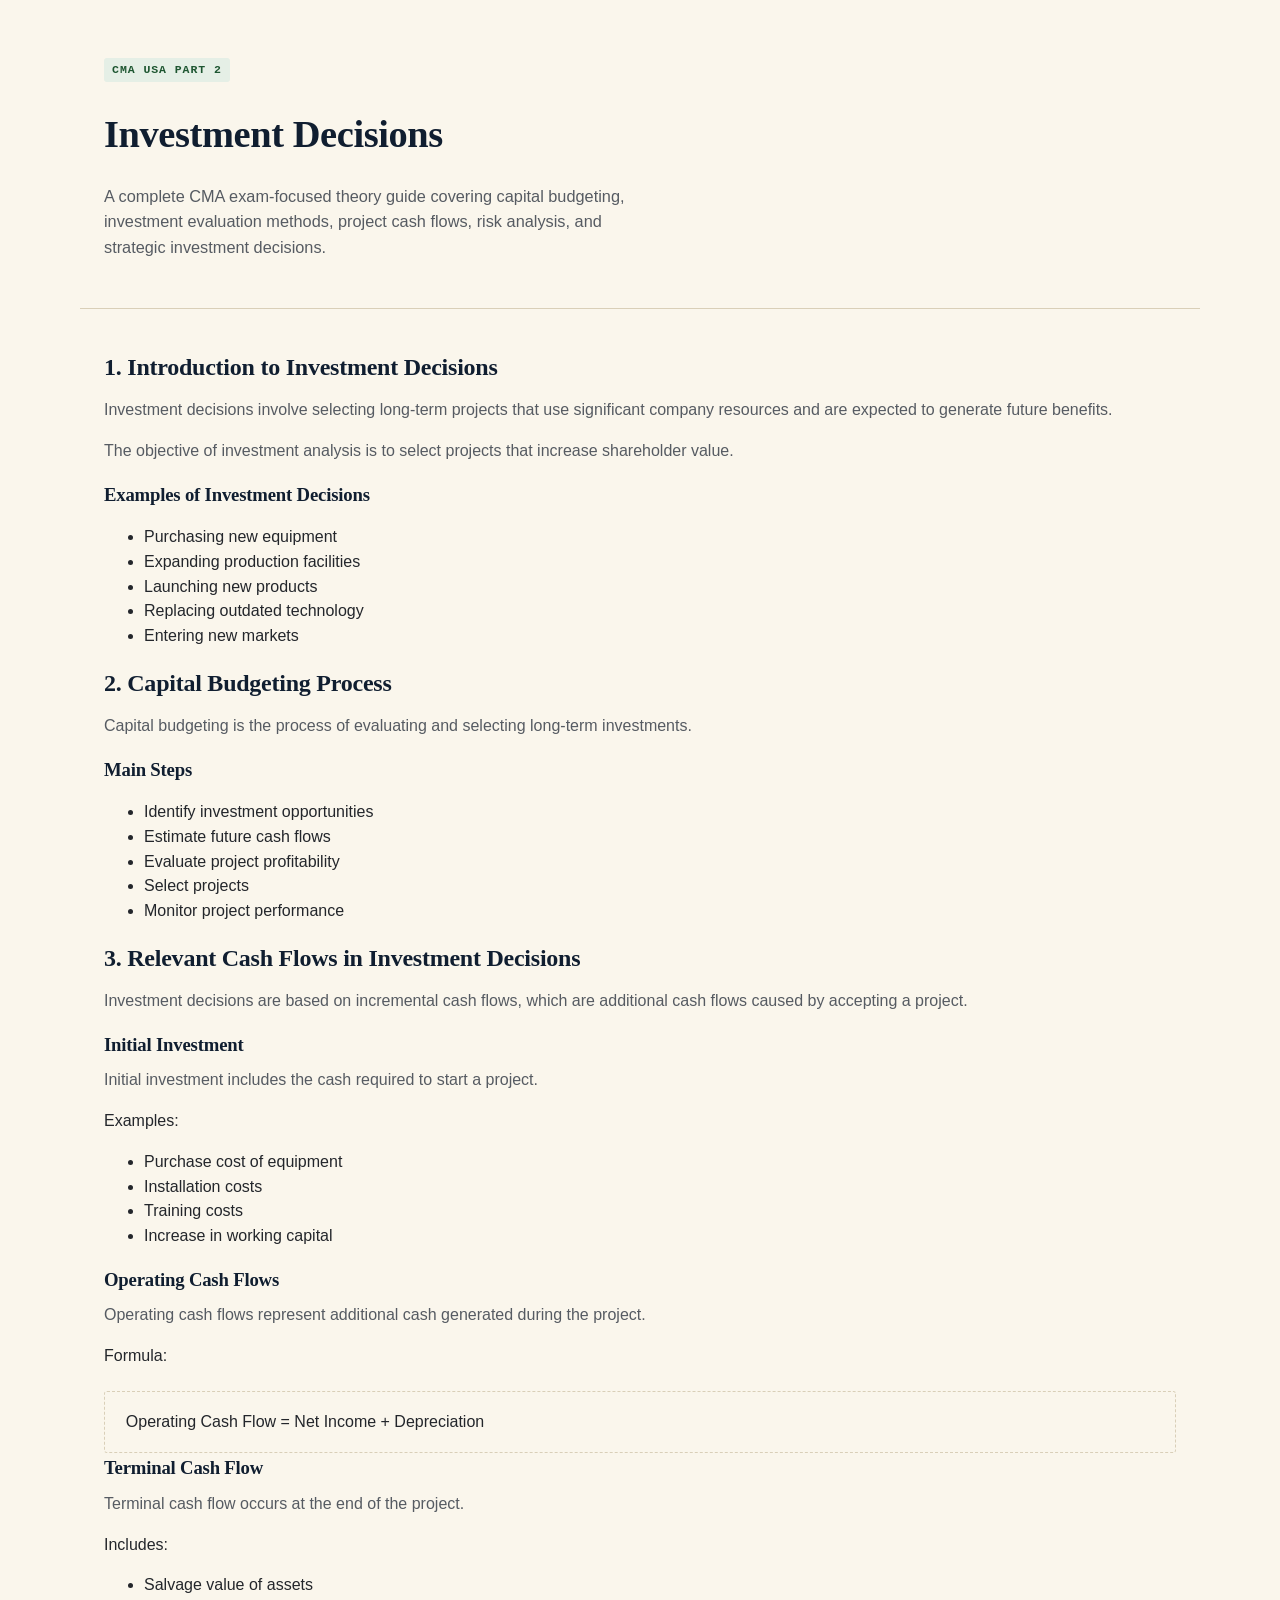
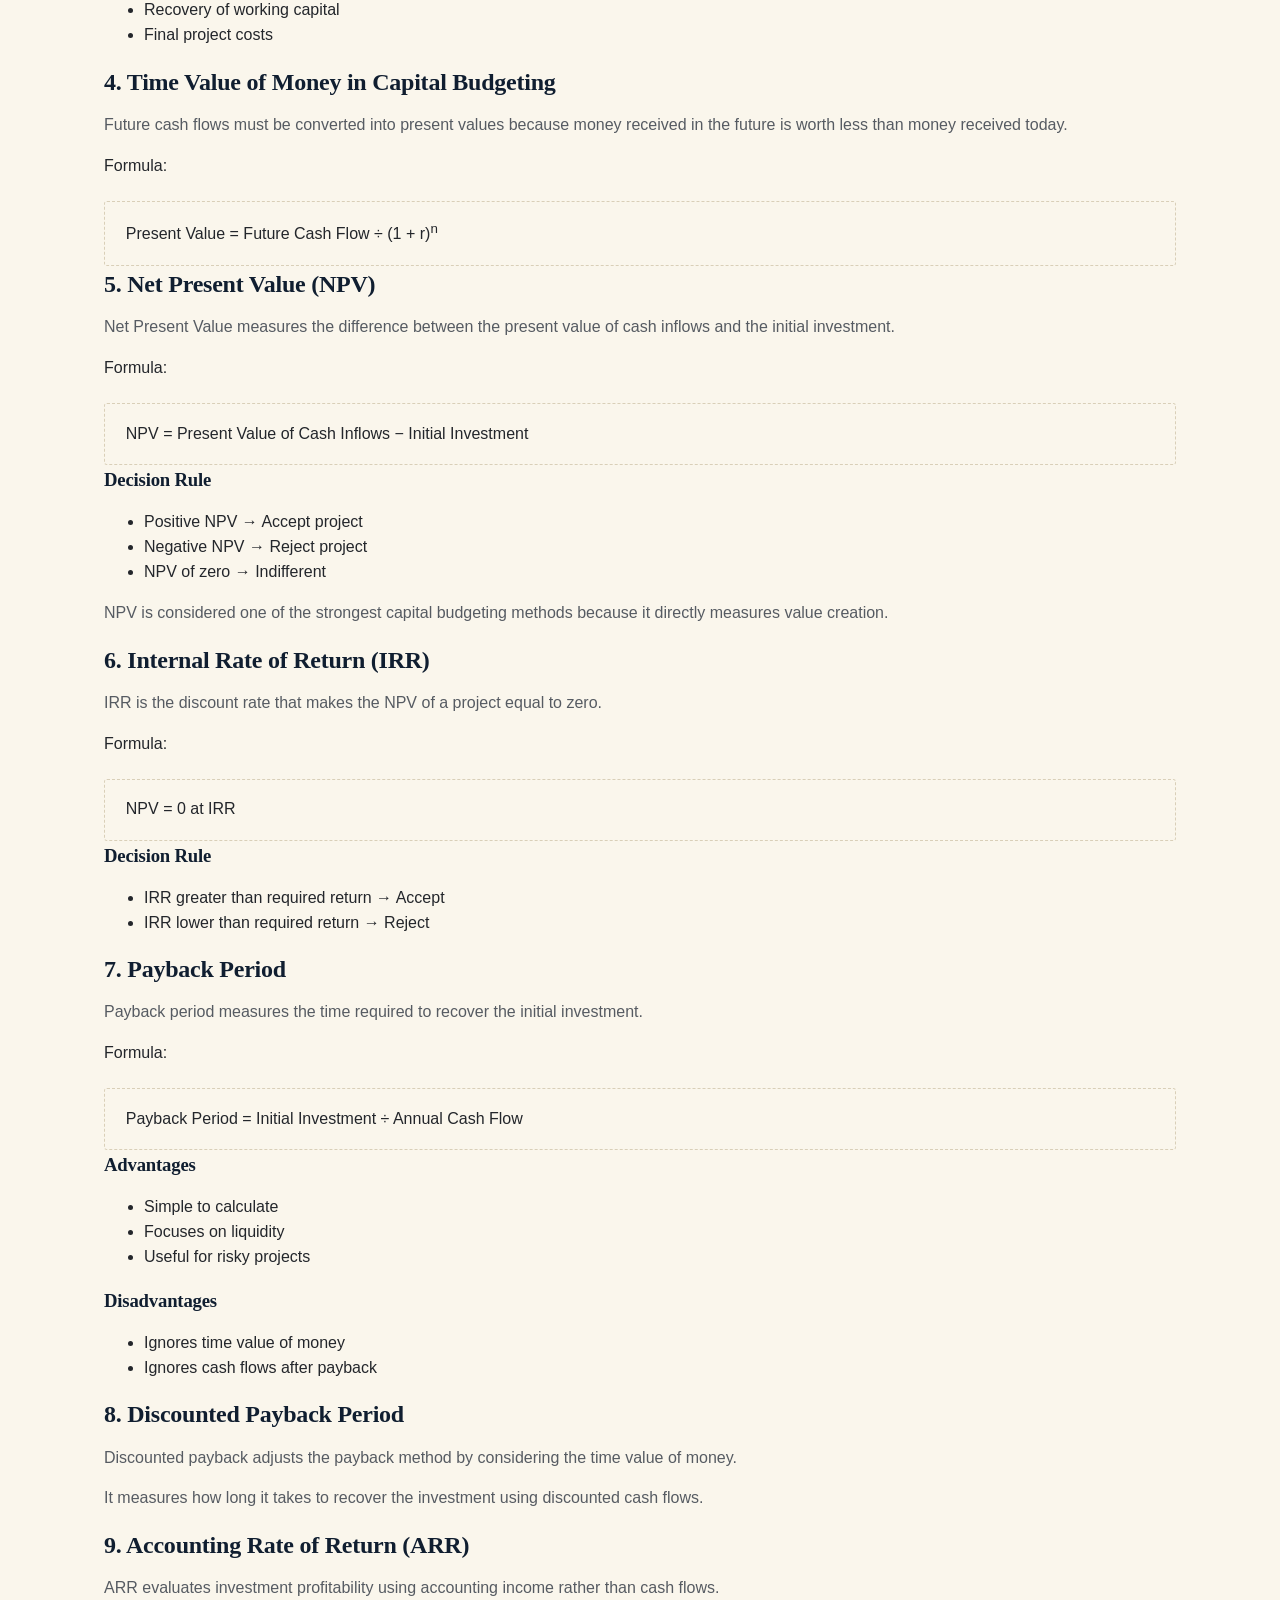
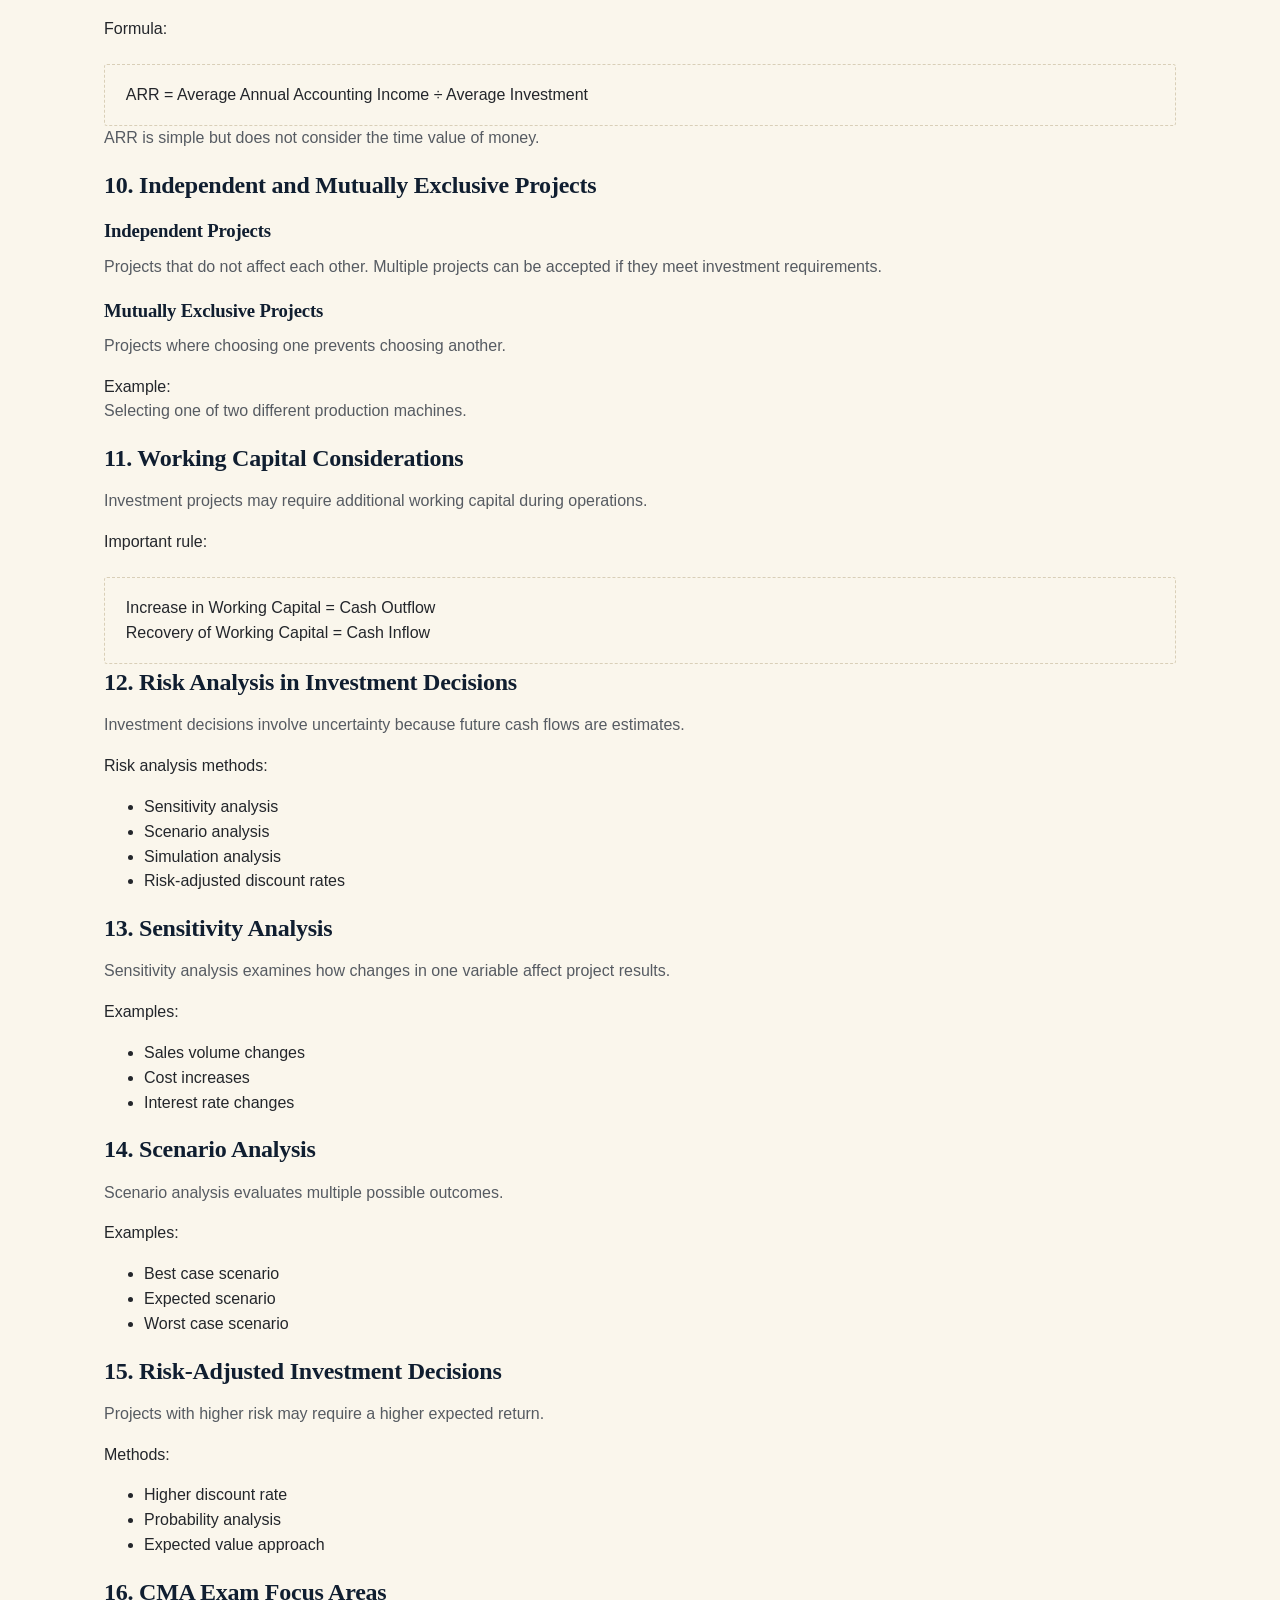
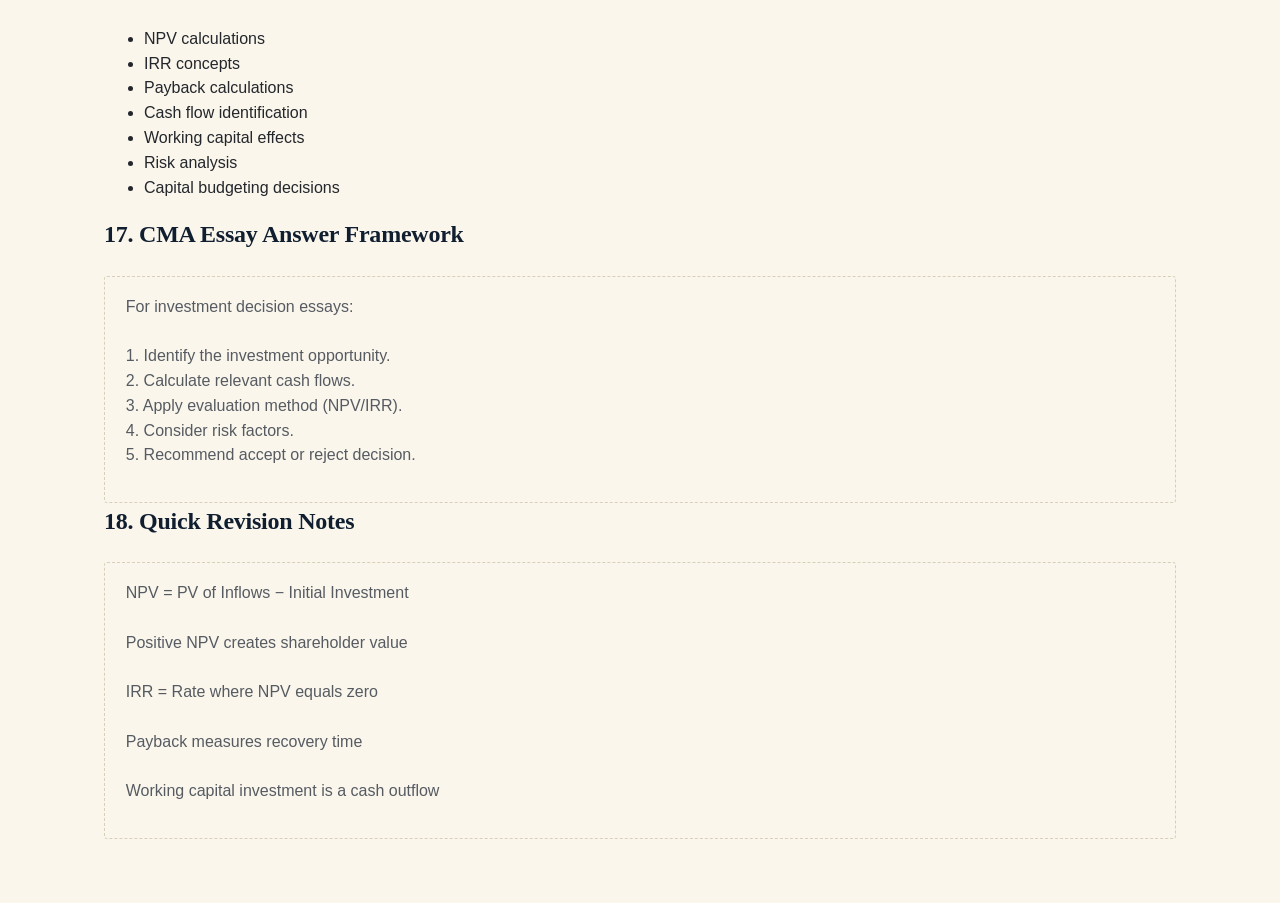
<file: theory/part2/investment_decisions.html>
<!DOCTYPE html>
<html>
<head>
<title>CMA Part 2 - Investment Decisions</title>
<link rel="stylesheet" href="../../style.css">
</head>

<body>

<section class="part-hero">

<span class="part-tag part-tag-alt">CMA USA Part 2</span>

<h1>Investment Decisions</h1>

<p>
A complete CMA exam-focused theory guide covering capital budgeting,
investment evaluation methods, project cash flows, risk analysis, and strategic
investment decisions.
</p>

</section>


<section class="topic-ledger">


<h2>1. Introduction to Investment Decisions</h2>

<p>
Investment decisions involve selecting long-term projects that use significant
company resources and are expected to generate future benefits.
</p>

<p>
The objective of investment analysis is to select projects that increase
shareholder value.
</p>


<h3>Examples of Investment Decisions</h3>

<ul>

<li>Purchasing new equipment</li>

<li>Expanding production facilities</li>

<li>Launching new products</li>

<li>Replacing outdated technology</li>

<li>Entering new markets</li>

</ul>



<h2>2. Capital Budgeting Process</h2>

<p>
Capital budgeting is the process of evaluating and selecting long-term
investments.
</p>


<h3>Main Steps</h3>

<ul>

<li>Identify investment opportunities</li>

<li>Estimate future cash flows</li>

<li>Evaluate project profitability</li>

<li>Select projects</li>

<li>Monitor project performance</li>

</ul>



<h2>3. Relevant Cash Flows in Investment Decisions</h2>

<p>
Investment decisions are based on incremental cash flows, which are additional
cash flows caused by accepting a project.
</p>


<h3>Initial Investment</h3>

<p>
Initial investment includes the cash required to start a project.
</p>


Examples:

<ul>

<li>Purchase cost of equipment</li>

<li>Installation costs</li>

<li>Training costs</li>

<li>Increase in working capital</li>

</ul>



<h3>Operating Cash Flows</h3>

<p>
Operating cash flows represent additional cash generated during the project.
</p>


Formula:

<div class="feedback-box">

Operating Cash Flow =
Net Income + Depreciation

</div>



<h3>Terminal Cash Flow</h3>

<p>
Terminal cash flow occurs at the end of the project.
</p>


Includes:

<ul>

<li>Salvage value of assets</li>

<li>Recovery of working capital</li>

<li>Final project costs</li>

</ul>



<h2>4. Time Value of Money in Capital Budgeting</h2>

<p>
Future cash flows must be converted into present values because money received
in the future is worth less than money received today.
</p>


Formula:

<div class="feedback-box">

Present Value =
Future Cash Flow ÷ (1 + r)<sup>n</sup>

</div>



<h2>5. Net Present Value (NPV)</h2>

<p>
Net Present Value measures the difference between the present value of cash
inflows and the initial investment.
</p>


Formula:

<div class="feedback-box">

NPV =
Present Value of Cash Inflows − Initial Investment

</div>


<h3>Decision Rule</h3>

<ul>

<li>Positive NPV → Accept project</li>

<li>Negative NPV → Reject project</li>

<li>NPV of zero → Indifferent</li>

</ul>


<p>
NPV is considered one of the strongest capital budgeting methods because it
directly measures value creation.
</p>



<h2>6. Internal Rate of Return (IRR)</h2>

<p>
IRR is the discount rate that makes the NPV of a project equal to zero.
</p>


Formula:

<div class="feedback-box">

NPV = 0 at IRR

</div>


<h3>Decision Rule</h3>

<ul>

<li>IRR greater than required return → Accept</li>

<li>IRR lower than required return → Reject</li>

</ul>



<h2>7. Payback Period</h2>

<p>
Payback period measures the time required to recover the initial investment.
</p>


Formula:

<div class="feedback-box">

Payback Period =
Initial Investment ÷ Annual Cash Flow

</div>


<h3>Advantages</h3>

<ul>

<li>Simple to calculate</li>

<li>Focuses on liquidity</li>

<li>Useful for risky projects</li>

</ul>


<h3>Disadvantages</h3>

<ul>

<li>Ignores time value of money</li>

<li>Ignores cash flows after payback</li>

</ul>



<h2>8. Discounted Payback Period</h2>

<p>
Discounted payback adjusts the payback method by considering the time value of
money.
</p>


<p>
It measures how long it takes to recover the investment using discounted cash
flows.
</p>



<h2>9. Accounting Rate of Return (ARR)</h2>

<p>
ARR evaluates investment profitability using accounting income rather than cash
flows.
</p>


Formula:

<div class="feedback-box">

ARR =
Average Annual Accounting Income ÷ Average Investment

</div>


<p>
ARR is simple but does not consider the time value of money.
</p>



<h2>10. Independent and Mutually Exclusive Projects</h2>


<h3>Independent Projects</h3>

<p>
Projects that do not affect each other. Multiple projects can be accepted if
they meet investment requirements.
</p>



<h3>Mutually Exclusive Projects</h3>

<p>
Projects where choosing one prevents choosing another.
</p>


Example:

<p>
Selecting one of two different production machines.
</p>



<h2>11. Working Capital Considerations</h2>

<p>
Investment projects may require additional working capital during operations.
</p>


Important rule:

<div class="feedback-box">

Increase in Working Capital = Cash Outflow

<br>

Recovery of Working Capital = Cash Inflow

</div>



<h2>12. Risk Analysis in Investment Decisions</h2>

<p>
Investment decisions involve uncertainty because future cash flows are estimates.
</p>


Risk analysis methods:

<ul>

<li>Sensitivity analysis</li>

<li>Scenario analysis</li>

<li>Simulation analysis</li>

<li>Risk-adjusted discount rates</li>

</ul>



<h2>13. Sensitivity Analysis</h2>

<p>
Sensitivity analysis examines how changes in one variable affect project
results.
</p>


Examples:

<ul>

<li>Sales volume changes</li>

<li>Cost increases</li>

<li>Interest rate changes</li>

</ul>



<h2>14. Scenario Analysis</h2>

<p>
Scenario analysis evaluates multiple possible outcomes.
</p>


Examples:

<ul>

<li>Best case scenario</li>

<li>Expected scenario</li>

<li>Worst case scenario</li>

</ul>



<h2>15. Risk-Adjusted Investment Decisions</h2>

<p>
Projects with higher risk may require a higher expected return.
</p>


Methods:

<ul>

<li>Higher discount rate</li>

<li>Probability analysis</li>

<li>Expected value approach</li>

</ul>



<h2>16. CMA Exam Focus Areas</h2>

<ul>

<li>NPV calculations</li>

<li>IRR concepts</li>

<li>Payback calculations</li>

<li>Cash flow identification</li>

<li>Working capital effects</li>

<li>Risk analysis</li>

<li>Capital budgeting decisions</li>

</ul>



<h2>17. CMA Essay Answer Framework</h2>

<div class="feedback-box">

<p>

For investment decision essays:

<br><br>

1. Identify the investment opportunity.

<br>

2. Calculate relevant cash flows.

<br>

3. Apply evaluation method (NPV/IRR).

<br>

4. Consider risk factors.

<br>

5. Recommend accept or reject decision.

</p>

</div>



<h2>18. Quick Revision Notes</h2>

<div class="feedback-box">

<p>

NPV = PV of Inflows − Initial Investment

<br><br>

Positive NPV creates shareholder value

<br><br>

IRR = Rate where NPV equals zero

<br><br>

Payback measures recovery time

<br><br>

Working capital investment is a cash outflow

</p>

</div>


</section>

</body>

</html>
</file>
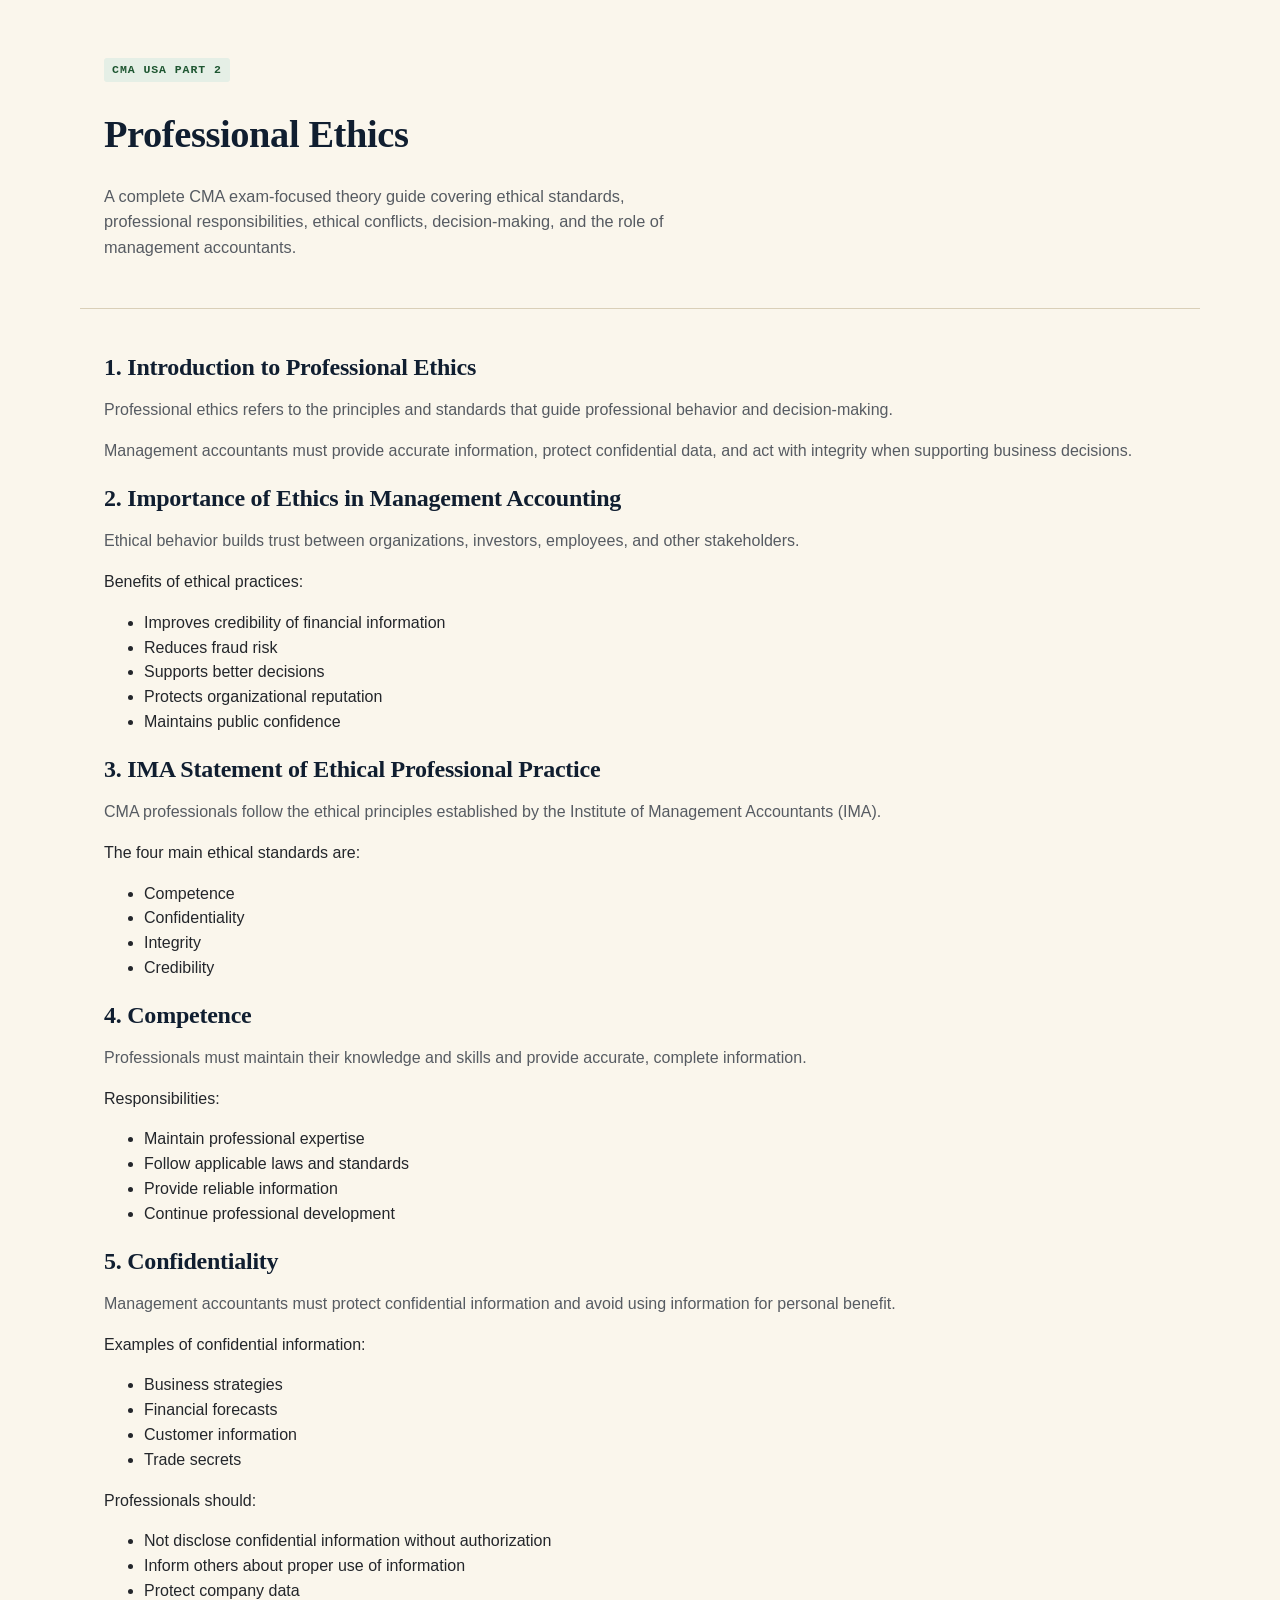
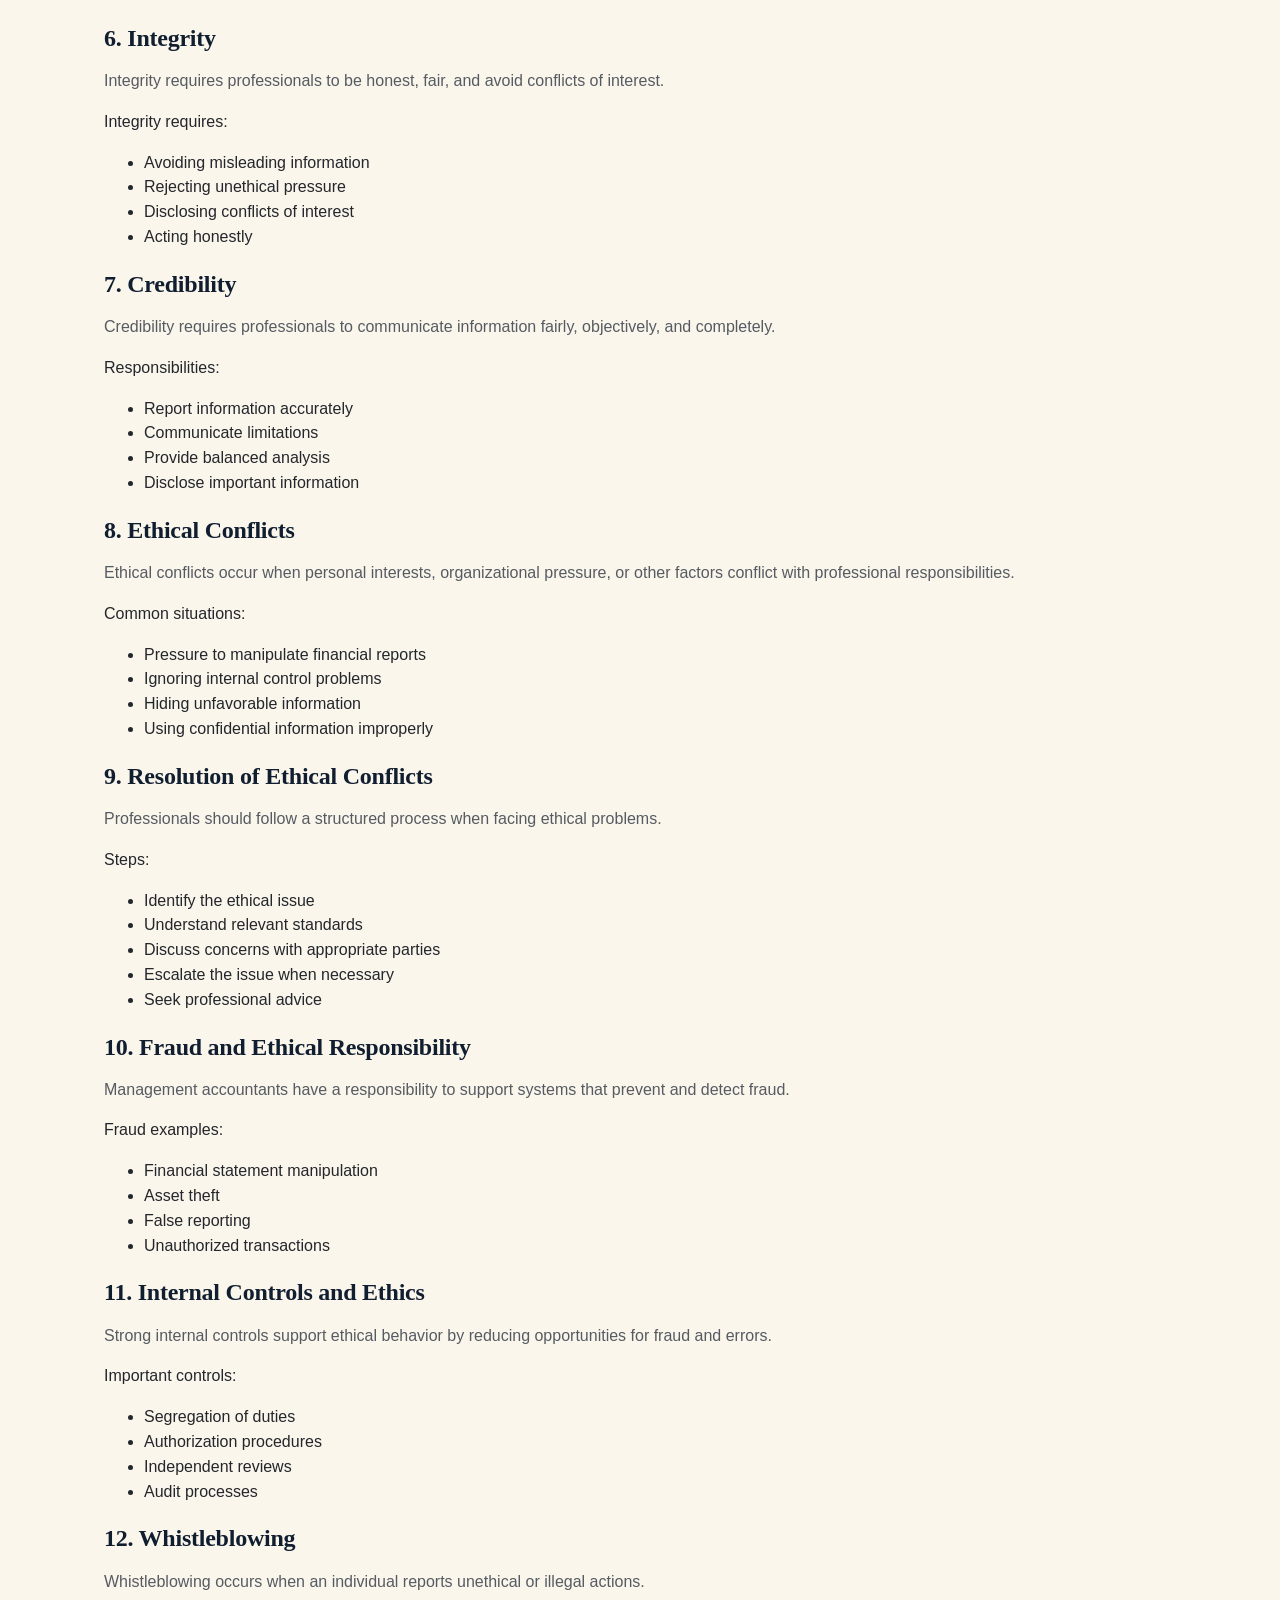
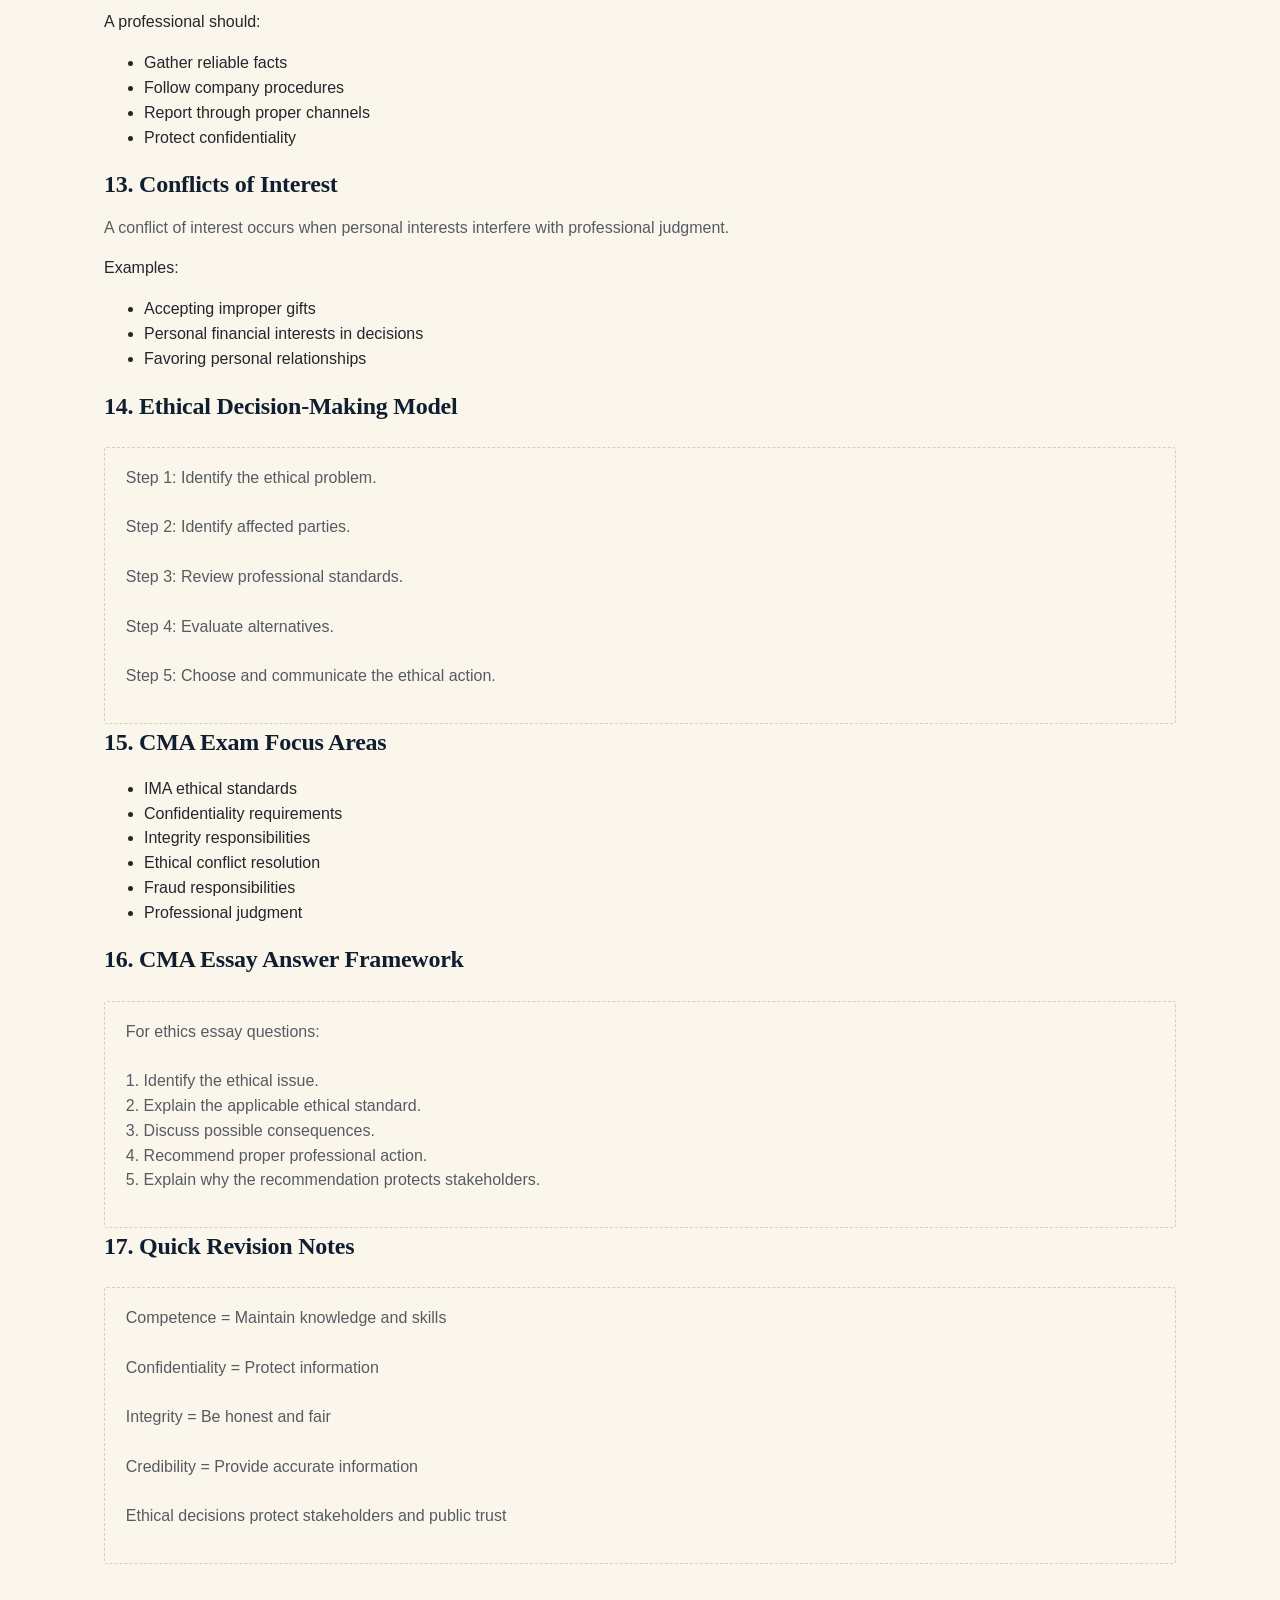
<file: theory/part2/professional_ethics.html>
<!DOCTYPE html>
<html>
<head>
<title>CMA Part 2 - Professional Ethics</title>
<link rel="stylesheet" href="../../style.css">
</head>

<body>

<section class="part-hero">

<span class="part-tag part-tag-alt">CMA USA Part 2</span>

<h1>Professional Ethics</h1>

<p>
A complete CMA exam-focused theory guide covering ethical standards,
professional responsibilities, ethical conflicts, decision-making, and the
role of management accountants.
</p>

</section>


<section class="topic-ledger">


<h2>1. Introduction to Professional Ethics</h2>

<p>
Professional ethics refers to the principles and standards that guide
professional behavior and decision-making.
</p>

<p>
Management accountants must provide accurate information, protect confidential
data, and act with integrity when supporting business decisions.
</p>


<h2>2. Importance of Ethics in Management Accounting</h2>

<p>
Ethical behavior builds trust between organizations, investors, employees, and
other stakeholders.
</p>


Benefits of ethical practices:

<ul>

<li>Improves credibility of financial information</li>

<li>Reduces fraud risk</li>

<li>Supports better decisions</li>

<li>Protects organizational reputation</li>

<li>Maintains public confidence</li>

</ul>



<h2>3. IMA Statement of Ethical Professional Practice</h2>

<p>
CMA professionals follow the ethical principles established by the Institute of
Management Accountants (IMA).
</p>


The four main ethical standards are:

<ul>

<li>Competence</li>

<li>Confidentiality</li>

<li>Integrity</li>

<li>Credibility</li>

</ul>



<h2>4. Competence</h2>

<p>
Professionals must maintain their knowledge and skills and provide accurate,
complete information.
</p>


Responsibilities:

<ul>

<li>Maintain professional expertise</li>

<li>Follow applicable laws and standards</li>

<li>Provide reliable information</li>

<li>Continue professional development</li>

</ul>



<h2>5. Confidentiality</h2>

<p>
Management accountants must protect confidential information and avoid using
information for personal benefit.
</p>


Examples of confidential information:

<ul>

<li>Business strategies</li>

<li>Financial forecasts</li>

<li>Customer information</li>

<li>Trade secrets</li>

</ul>


Professionals should:

<ul>

<li>Not disclose confidential information without authorization</li>

<li>Inform others about proper use of information</li>

<li>Protect company data</li>

</ul>



<h2>6. Integrity</h2>

<p>
Integrity requires professionals to be honest, fair, and avoid conflicts of
interest.
</p>


Integrity requires:

<ul>

<li>Avoiding misleading information</li>

<li>Rejecting unethical pressure</li>

<li>Disclosing conflicts of interest</li>

<li>Acting honestly</li>

</ul>



<h2>7. Credibility</h2>

<p>
Credibility requires professionals to communicate information fairly,
objectively, and completely.
</p>


Responsibilities:

<ul>

<li>Report information accurately</li>

<li>Communicate limitations</li>

<li>Provide balanced analysis</li>

<li>Disclose important information</li>

</ul>



<h2>8. Ethical Conflicts</h2>

<p>
Ethical conflicts occur when personal interests, organizational pressure, or
other factors conflict with professional responsibilities.
</p>


Common situations:

<ul>

<li>Pressure to manipulate financial reports</li>

<li>Ignoring internal control problems</li>

<li>Hiding unfavorable information</li>

<li>Using confidential information improperly</li>

</ul>



<h2>9. Resolution of Ethical Conflicts</h2>

<p>
Professionals should follow a structured process when facing ethical problems.
</p>


Steps:

<ul>

<li>Identify the ethical issue</li>

<li>Understand relevant standards</li>

<li>Discuss concerns with appropriate parties</li>

<li>Escalate the issue when necessary</li>

<li>Seek professional advice</li>

</ul>



<h2>10. Fraud and Ethical Responsibility</h2>

<p>
Management accountants have a responsibility to support systems that prevent
and detect fraud.
</p>


Fraud examples:

<ul>

<li>Financial statement manipulation</li>

<li>Asset theft</li>

<li>False reporting</li>

<li>Unauthorized transactions</li>

</ul>



<h2>11. Internal Controls and Ethics</h2>

<p>
Strong internal controls support ethical behavior by reducing opportunities for
fraud and errors.
</p>


Important controls:

<ul>

<li>Segregation of duties</li>

<li>Authorization procedures</li>

<li>Independent reviews</li>

<li>Audit processes</li>

</ul>



<h2>12. Whistleblowing</h2>

<p>
Whistleblowing occurs when an individual reports unethical or illegal actions.
</p>


A professional should:

<ul>

<li>Gather reliable facts</li>

<li>Follow company procedures</li>

<li>Report through proper channels</li>

<li>Protect confidentiality</li>

</ul>



<h2>13. Conflicts of Interest</h2>

<p>
A conflict of interest occurs when personal interests interfere with professional
judgment.
</p>


Examples:

<ul>

<li>Accepting improper gifts</li>

<li>Personal financial interests in decisions</li>

<li>Favoring personal relationships</li>

</ul>



<h2>14. Ethical Decision-Making Model</h2>


<div class="feedback-box">

<p>

Step 1: Identify the ethical problem.

<br><br>

Step 2: Identify affected parties.

<br><br>

Step 3: Review professional standards.

<br><br>

Step 4: Evaluate alternatives.

<br><br>

Step 5: Choose and communicate the ethical action.

</p>

</div>



<h2>15. CMA Exam Focus Areas</h2>

<ul>

<li>IMA ethical standards</li>

<li>Confidentiality requirements</li>

<li>Integrity responsibilities</li>

<li>Ethical conflict resolution</li>

<li>Fraud responsibilities</li>

<li>Professional judgment</li>

</ul>



<h2>16. CMA Essay Answer Framework</h2>

<div class="feedback-box">

<p>

For ethics essay questions:

<br><br>

1. Identify the ethical issue.

<br>

2. Explain the applicable ethical standard.

<br>

3. Discuss possible consequences.

<br>

4. Recommend proper professional action.

<br>

5. Explain why the recommendation protects stakeholders.

</p>

</div>



<h2>17. Quick Revision Notes</h2>

<div class="feedback-box">

<p>

Competence = Maintain knowledge and skills

<br><br>

Confidentiality = Protect information

<br><br>

Integrity = Be honest and fair

<br><br>

Credibility = Provide accurate information

<br><br>

Ethical decisions protect stakeholders and public trust

</p>

</div>


</section>

</body>

</html>
</file>
<file: style.css>
/* =========================================================
   CMA MASTER PRO — design tokens
   Palette: ink navy / paper cream / brass gold / ledger green / rust red
   Type: Fraunces (display) · IBM Plex Sans (body) · IBM Plex Mono (data)
   ========================================================= */

:root{
  --ink:            #101E30;
  --ink-soft:       #1B2C45;
  --paper:          #FAF6EC;
  --paper-dim:      #F1EADB;
  --rule:           #D9CFB8;
  --brass:          #A9852E;
  --brass-dark:     #8C6E22;
  --brass-tint:     #F2E6C4;
  --ledger-green:   #1E5631;
  --ledger-green-bg:#E5EFE6;
  --rust:           #A63A2E;
  --rust-bg:        #F4E3DF;
  --charcoal:       #23262B;
  --charcoal-soft:  #565B62;

  --font-display: 'Fraunces', Georgia, serif;
  --font-body: 'IBM Plex Sans', -apple-system, Segoe UI, sans-serif;
  --font-mono: 'IBM Plex Mono', 'Courier New', monospace;

  --radius: 3px;
  --max-width: 1120px;
}

*, *::before, *::after{ box-sizing: border-box; }

html{ scroll-behavior: smooth; }

body{
  margin: 0;
  font-family: var(--font-body);
  background: var(--paper);
  color: var(--charcoal);
  line-height: 1.55;
  -webkit-font-smoothing: antialiased;
}

h1, h2, h3{
  font-family: var(--font-display);
  font-weight: 600;
  color: var(--ink);
  margin: 0 0 0.5em;
  letter-spacing: -0.01em;
}

p{ margin: 0 0 1em; color: var(--charcoal-soft); }

button{ font-family: inherit; cursor: pointer; }

:focus-visible{
  outline: 3px solid var(--brass);
  outline-offset: 2px;
}

.eyebrow{
  font-family: var(--font-mono);
  font-size: 0.72rem;
  letter-spacing: 0.14em;
  text-transform: uppercase;
  color: var(--brass-dark);
  margin-bottom: 0.6em;
  font-weight: 600;
}

/* =========================================================
   BUTTONS
   ========================================================= */

.btn{
  display: inline-block;
  border-radius: var(--radius);
  border: 1px solid transparent;
  padding: 0.85em 1.5em;
  font-size: 0.95rem;
  font-weight: 600;
  transition: transform 0.12s ease, background 0.15s ease, color 0.15s ease, border-color 0.15s ease;
}
.btn:active{ transform: translateY(1px); }

.btn-primary{
  background: var(--ink);
  color: var(--paper);
}
.btn-primary:hover{ background: var(--ink-soft); }

.btn-ghost{
  background: transparent;
  color: var(--ink);
  border-color: var(--rule);
}
.btn-ghost:hover{ border-color: var(--ink); }

.btn-outline{
  background: transparent;
  color: var(--brass-dark);
  border-color: var(--brass);
}
.btn-outline:hover{ background: var(--brass-tint); }

.btn-large{ padding: 1em 2em; font-size: 1.02rem; }

/* =========================================================
   HEADER
   ========================================================= */

.site-header{
  position: sticky;
  top: 0;
  z-index: 40;
  background: var(--ink);
  border-bottom: 3px solid var(--brass);
}

.header-inner{
  max-width: var(--max-width);
  margin: 0 auto;
  padding: 0.9rem 1.5rem;
  display: flex;
  align-items: center;
  gap: 1.5rem;
}

.brand{
  background: none;
  border: none;
  display: flex;
  align-items: baseline;
  gap: 0.4em;
  padding: 0;
  color: var(--paper);
}
.brand-mark{
  font-family: var(--font-mono);
  font-weight: 600;
  color: var(--brass);
  letter-spacing: 0.05em;
  border: 1px solid var(--brass);
  padding: 0.15em 0.4em;
  border-radius: var(--radius);
  font-size: 0.85rem;
}
.brand-word{
  font-family: var(--font-display);
  font-size: 1.15rem;
  font-weight: 600;
}

.main-nav{
  display: flex;
  gap: 0.25rem;
  flex: 1;
}
.nav-link{
  background: none;
  border: none;
  color: #C9D2E0;
  padding: 0.5em 0.9em;
  border-radius: var(--radius);
  font-size: 0.92rem;
}
.nav-link:hover{ color: var(--paper); background: rgba(255,255,255,0.06); }
.nav-link.is-active{ color: var(--brass); font-weight: 600; }

.nav-cta{
  background: var(--brass);
  color: var(--ink);
  border: none;
  padding: 0.55em 1.1em;
  border-radius: var(--radius);
  font-weight: 600;
  font-size: 0.9rem;
  white-space: nowrap;
}
.nav-cta:hover{ background: #C29B3B; }

/* =========================================================
   LAYOUT HELPERS
   ========================================================= */

.view{ display: none; }
.view.is-active{ display: block; }

.section-block{
  max-width: var(--max-width);
  margin: 0 auto;
  padding: 4rem 1.5rem;
}

/* =========================================================
   HERO (homepage) — the "ledger" signature element
   ========================================================= */

.hero{
  max-width: var(--max-width);
  margin: 0 auto;
  padding: 3.5rem 1.5rem 2rem;
  display: grid;
  grid-template-columns: 1fr 1.15fr;
  gap: 3rem;
  align-items: center;
}

.hero-ledger{
  background: var(--paper-dim);
  border: 1px solid var(--rule);
  border-radius: var(--radius);
  padding: 1.4rem;
  font-family: var(--font-mono);
  font-size: 0.82rem;
  box-shadow: 6px 6px 0 var(--brass-tint);
}
.hero-ledger .ledger-row{
  display: grid;
  grid-template-columns: 1.6fr 4fr 1.4fr 1.4fr;
  gap: 0.5rem;
  padding: 0.6em 0.2em;
  border-bottom: 1px dashed var(--rule);
  color: var(--charcoal-soft);
}
.hero-ledger .ledger-head{
  text-transform: uppercase;
  letter-spacing: 0.06em;
  font-size: 0.7rem;
  color: var(--brass-dark);
  font-weight: 600;
  border-bottom: 2px solid var(--brass);
}
.hero-ledger .ledger-row-final{
  border-bottom: none;
  color: var(--ink);
  font-weight: 600;
}

.hero-copy h1{
  font-size: clamp(2rem, 3.4vw, 2.9rem);
  line-height: 1.08;
}
.hero-sub{ font-size: 1.02rem; max-width: 46ch; }
.hero-actions{ display: flex; gap: 0.8rem; flex-wrap: wrap; margin: 1.4rem 0 2rem; }

.hero-stats{
  display: flex;
  gap: 2.2rem;
  margin: 0;
  padding-top: 1.4rem;
  border-top: 1px solid var(--rule);
}
.hero-stats dt{
  font-family: var(--font-mono);
  font-size: 1.5rem;
  font-weight: 600;
  color: var(--ink);
}
.hero-stats dd{
  margin: 0;
  font-size: 0.78rem;
  color: var(--charcoal-soft);
}

/* =========================================================
   FEATURE GRID
   ========================================================= */

.feature-grid{
  display: grid;
  grid-template-columns: repeat(4, 1fr);
  gap: 1.2rem;
  margin-top: 1.8rem;
}
.feature-card{
  background: var(--paper-dim);
  border: 1px solid var(--rule);
  border-radius: var(--radius);
  padding: 1.4rem;
}
.feature-index{
  display: inline-block;
  font-family: var(--font-mono);
  font-weight: 600;
  color: var(--brass);
  border: 1px solid var(--brass);
  border-radius: 50%;
  width: 1.8em;
  height: 1.8em;
  line-height: 1.75em;
  text-align: center;
  margin-bottom: 0.8em;
  font-size: 0.85rem;
}
.feature-card h3{ font-size: 1.05rem; margin-bottom: 0.35em; }
.feature-card p{ font-size: 0.92rem; margin: 0; }

/* =========================================================
   PARTS OVERVIEW (homepage)
   ========================================================= */

.parts-grid{
  display: grid;
  grid-template-columns: 1fr 1fr;
  gap: 1.4rem;
  margin-top: 1.8rem;
}
.part-card{
  background: var(--ink);
  color: var(--paper);
  border-radius: var(--radius);
  padding: 1.8rem;
}
.part-card p{ color: #C9D2E0; }
.part-card-head{ margin-bottom: 0.8rem; }
.part-card h3{ color: var(--paper); font-size: 1.25rem; margin-top: 0.4em; }
.part-card .btn-outline{ color: var(--brass); border-color: var(--brass); margin-top: 0.6rem; }
.part-card .btn-outline:hover{ background: rgba(169,133,46,0.15); }

.part-tag{
  display: inline-block;
  font-family: var(--font-mono);
  font-size: 0.72rem;
  letter-spacing: 0.08em;
  text-transform: uppercase;
  font-weight: 600;
  color: var(--brass-dark);
  background: var(--brass-tint);
  border-radius: var(--radius);
  padding: 0.3em 0.7em;
}
.part-tag-alt{
  color: var(--ledger-green);
  background: var(--ledger-green-bg);
}

/* =========================================================
   PART DETAIL PAGES
   ========================================================= */

.part-hero{
  max-width: var(--max-width);
  margin: 0 auto;
  padding: 3.5rem 1.5rem 2rem;
  border-bottom: 1px solid var(--rule);
}
.part-hero h1{ font-size: clamp(1.8rem, 3vw, 2.4rem); margin-top: 0.6em; max-width: 24ch; }
.part-hero p{ max-width: 62ch; font-size: 1.02rem; }

.topic-ledger{
  max-width: var(--max-width);
  margin: 0 auto;
  padding: 2.5rem 1.5rem 4rem;
}
.topic-ledger .ledger-row{
  display: grid;
  grid-template-columns: 1.3fr 3fr 0.6fr;
  gap: 1.5rem;
  padding: 1.1em 0.4em;
  border-bottom: 1px solid var(--rule);
  align-items: baseline;
}
.topic-ledger .ledger-row span:first-child{
  font-weight: 600;
  color: var(--ink);
}
.topic-ledger .ledger-row span:last-child{
  font-family: var(--font-mono);
  color: var(--brass-dark);
  font-weight: 600;
  text-align: right;
}
.topic-ledger .ledger-head{
  text-transform: uppercase;
  letter-spacing: 0.06em;
  font-size: 0.72rem;
  color: var(--brass-dark);
  font-weight: 600;
  border-bottom: 2px solid var(--brass);
}
.topic-ledger .ledger-head span{ font-weight: 600 !important; color: var(--brass-dark) !important; text-align: left !important; }
.topic-ledger .ledger-row span:nth-child(2){ font-size: 0.94rem; color: var(--charcoal-soft); }

/* =========================================================
   PRACTICE — SETUP SCREEN
   ========================================================= */

.practice-setup{
  max-width: 760px;
  margin: 0 auto;
  padding: 3.5rem 1.5rem 4rem;
  text-align: left;
}
.setup-sub{ font-size: 1.02rem; max-width: 56ch; }

.setup-grid{
  display: grid;
  gap: 1.6rem;
  margin: 2rem 0 2.2rem;
}
.setup-label{
  display: block;
  font-weight: 600;
  color: var(--ink);
  margin-bottom: 0.6em;
  font-size: 0.94rem;
}
.pill-group{ display: flex; gap: 0.6rem; flex-wrap: wrap; }
.pill{
  background: var(--paper-dim);
  border: 1px solid var(--rule);
  border-radius: 999px;
  padding: 0.5em 1.1em;
  font-size: 0.9rem;
  color: var(--charcoal);
}
.pill:hover{ border-color: var(--brass); }
.pill.active{
  background: var(--ink);
  border-color: var(--ink);
  color: var(--paper);
}
.setup-note{
  font-family: var(--font-mono);
  font-size: 0.85rem;
  color: var(--brass-dark);
  min-height: 1.2em;
}

/* =========================================================
   PRACTICE — QUIZ SCREEN
   ========================================================= */

.quiz-screen{
  max-width: 760px;
  margin: 0 auto;
  padding: 2.5rem 1.5rem 4rem;
}

.quiz-topbar{
  display: flex;
  justify-content: space-between;
  align-items: center;
  gap: 1.5rem;
  margin-bottom: 1.8rem;
}
.quiz-progress{ flex: 1; }
#quiz-progress-label{
  font-family: var(--font-mono);
  font-size: 0.82rem;
  color: var(--charcoal-soft);
}
.progress-track{
  height: 6px;
  background: var(--paper-dim);
  border: 1px solid var(--rule);
  border-radius: 999px;
  margin-top: 0.4em;
  overflow: hidden;
}
.progress-fill{
  height: 100%;
  background: var(--brass);
  width: 0%;
  transition: width 0.3s ease;
}

.quiz-timer{
  text-align: right;
  font-family: var(--font-mono);
}
.timer-label{
  display: block;
  font-size: 0.68rem;
  text-transform: uppercase;
  letter-spacing: 0.08em;
  color: var(--charcoal-soft);
}
.timer-value{
  font-size: 1.4rem;
  font-weight: 600;
  color: var(--ink);
}
.timer-value.timer-warn{ color: var(--rust); }

.question-card{
  background: var(--paper-dim);
  border: 1px solid var(--rule);
  border-radius: var(--radius);
  padding: 2rem;
}
.question-meta{
  display: flex;
  gap: 0.6rem;
  align-items: center;
  margin-bottom: 1rem;
}
.question-part-tag{
  font-family: var(--font-mono);
  font-size: 0.68rem;
  text-transform: uppercase;
  letter-spacing: 0.06em;
  font-weight: 600;
  background: var(--brass-tint);
  color: var(--brass-dark);
  padding: 0.25em 0.6em;
  border-radius: var(--radius);
}
.question-topic{
  font-size: 0.82rem;
  color: var(--charcoal-soft);
}
.question-text{ font-size: 1.25rem; margin-bottom: 1.3rem; }

.options-list{ display: grid; gap: 0.7rem; }
.option-item{
  display: flex;
  align-items: flex-start;
  gap: 0.8rem;
  background: var(--paper);
  border: 1px solid var(--rule);
  border-radius: var(--radius);
  padding: 0.85em 1em;
  text-align: left;
  font-size: 0.98rem;
  color: var(--charcoal);
  width: 100%;
}
.option-item:hover:not(:disabled){ border-color: var(--brass); }
.option-item.selected{
  border-color: var(--ink);
  background: var(--brass-tint);
}
.option-item .option-letter{
  font-family: var(--font-mono);
  font-weight: 600;
  color: var(--brass-dark);
  border: 1px solid var(--brass);
  border-radius: 50%;
  width: 1.6em;
  height: 1.6em;
  line-height: 1.55em;
  text-align: center;
  flex-shrink: 0;
  font-size: 0.82rem;
}
.option-item.correct{
  border-color: var(--ledger-green);
  background: var(--ledger-green-bg);
}
.option-item.correct .option-letter{ border-color: var(--ledger-green); color: var(--ledger-green); }
.option-item.incorrect{
  border-color: var(--rust);
  background: var(--rust-bg);
}
.option-item.incorrect .option-letter{ border-color: var(--rust); color: var(--rust); }
.option-item:disabled{ cursor: default; }

.feedback-box{
  margin-top: 1.4rem;
  padding: 1.1rem 1.3rem;
  border-radius: var(--radius);
  border: 1px dashed var(--rule);
  background: var(--paper);
}
.feedback-verdict{
  font-family: var(--font-mono);
  font-weight: 700;
  letter-spacing: 0.05em;
  text-transform: uppercase;
  font-size: 0.85rem;
  margin-bottom: 0.5em;
}
.feedback-verdict.is-correct{ color: var(--ledger-green); }
.feedback-verdict.is-incorrect{ color: var(--rust); }
.feedback-explanation{ margin: 0; font-size: 0.95rem; }

.quiz-actions{ display: flex; justify-content: flex-end; gap: 0.7rem; margin-top: 1.6rem; }

/* =========================================================
   RESULTS SCREEN
   ========================================================= */

.results-screen{
  max-width: 720px;
  margin: 0 auto;
  padding: 3.5rem 1.5rem 4rem;
  text-align: center;
}
.score-display{
  margin: 1.2rem 0 0.2rem;
}
.score-number{
  font-family: var(--font-mono);
  font-size: 4rem;
  font-weight: 600;
  color: var(--ink);
}
.score-of{
  font-family: var(--font-mono);
  font-size: 1.4rem;
  color: var(--charcoal-soft);
}
.score-percent{
  font-family: var(--font-mono);
  color: var(--brass-dark);
  font-weight: 600;
  margin-bottom: 2rem;
}

.topic-breakdown{
  text-align: left;
  display: grid;
  gap: 0.6rem;
  margin-bottom: 2rem;
}
.breakdown-row{
  display: flex;
  justify-content: space-between;
  align-items: center;
  padding: 0.7em 1em;
  background: var(--paper-dim);
  border: 1px solid var(--rule);
  border-radius: var(--radius);
  font-size: 0.9rem;
}
.breakdown-row span:last-child{
  font-family: var(--font-mono);
  font-weight: 600;
  color: var(--ink);
}
.results-actions{ justify-content: center; }

/* =========================================================
   FOOTER
   ========================================================= */

.site-footer{
  border-top: 1px solid var(--rule);
  padding: 1.6rem 1.5rem;
  margin-top: 2rem;
}
.footer-inner{
  max-width: var(--max-width);
  margin: 0 auto;
  display: flex;
  justify-content: space-between;
  flex-wrap: wrap;
  gap: 0.4rem;
  font-size: 0.8rem;
  color: var(--charcoal-soft);
}

/* =========================================================
   RESPONSIVE
   ========================================================= */

@media (max-width: 860px){
  .hero{ grid-template-columns: 1fr; }
  .feature-grid{ grid-template-columns: repeat(2, 1fr); }
  .parts-grid{ grid-template-columns: 1fr; }
  .main-nav{ display: none; }
  .hero-ledger .ledger-row{ grid-template-columns: 1fr 3fr 1fr; }
  .hero-ledger .ledger-row span:nth-child(4){ display: none; }
  .topic-ledger .ledger-row{ grid-template-columns: 1fr; gap: 0.3rem; }
  .topic-ledger .ledger-row span:last-child{ text-align: left; }
}

@media (max-width: 520px){
  .feature-grid{ grid-template-columns: 1fr; }
  .hero-stats{ flex-wrap: wrap; gap: 1.2rem; }
  .header-inner{ flex-wrap: wrap; }
  .nav-cta{ order: 3; width: 100%; text-align: center; }
}
/* CMA PROFESSIONAL DASHBOARD */


.header-actions{

display:flex;
gap:10px;
align-items:center;

}



.profile-btn{

background:transparent;
color:var(--paper);

border:1px solid var(--brass);

padding:.55em 1.1em;

border-radius:var(--radius);

font-weight:600;

}



.dashboard-preview{

background:var(--ink);

padding:2rem;

border-radius:var(--radius);

color:white;

box-shadow:8px 8px 0 var(--brass-tint);

}



.dashboard-preview h3{

color:white;

}



.dashboard-header{

display:flex;

justify-content:space-between;

}



.progress-fill-new{

height:100%;

width:35%;

background:var(--brass);

}



.mini-card{

margin-top:1rem;

padding:1rem;

background:var(--ink-soft);

border:1px solid rgba(255,255,255,.15);

}



.mini-card p{

color:#C9D2E0;

}
@media (prefers-reduced-motion: reduce){
  *{ transition: none !important; scroll-behavior: auto !important; }
  }
</file>
